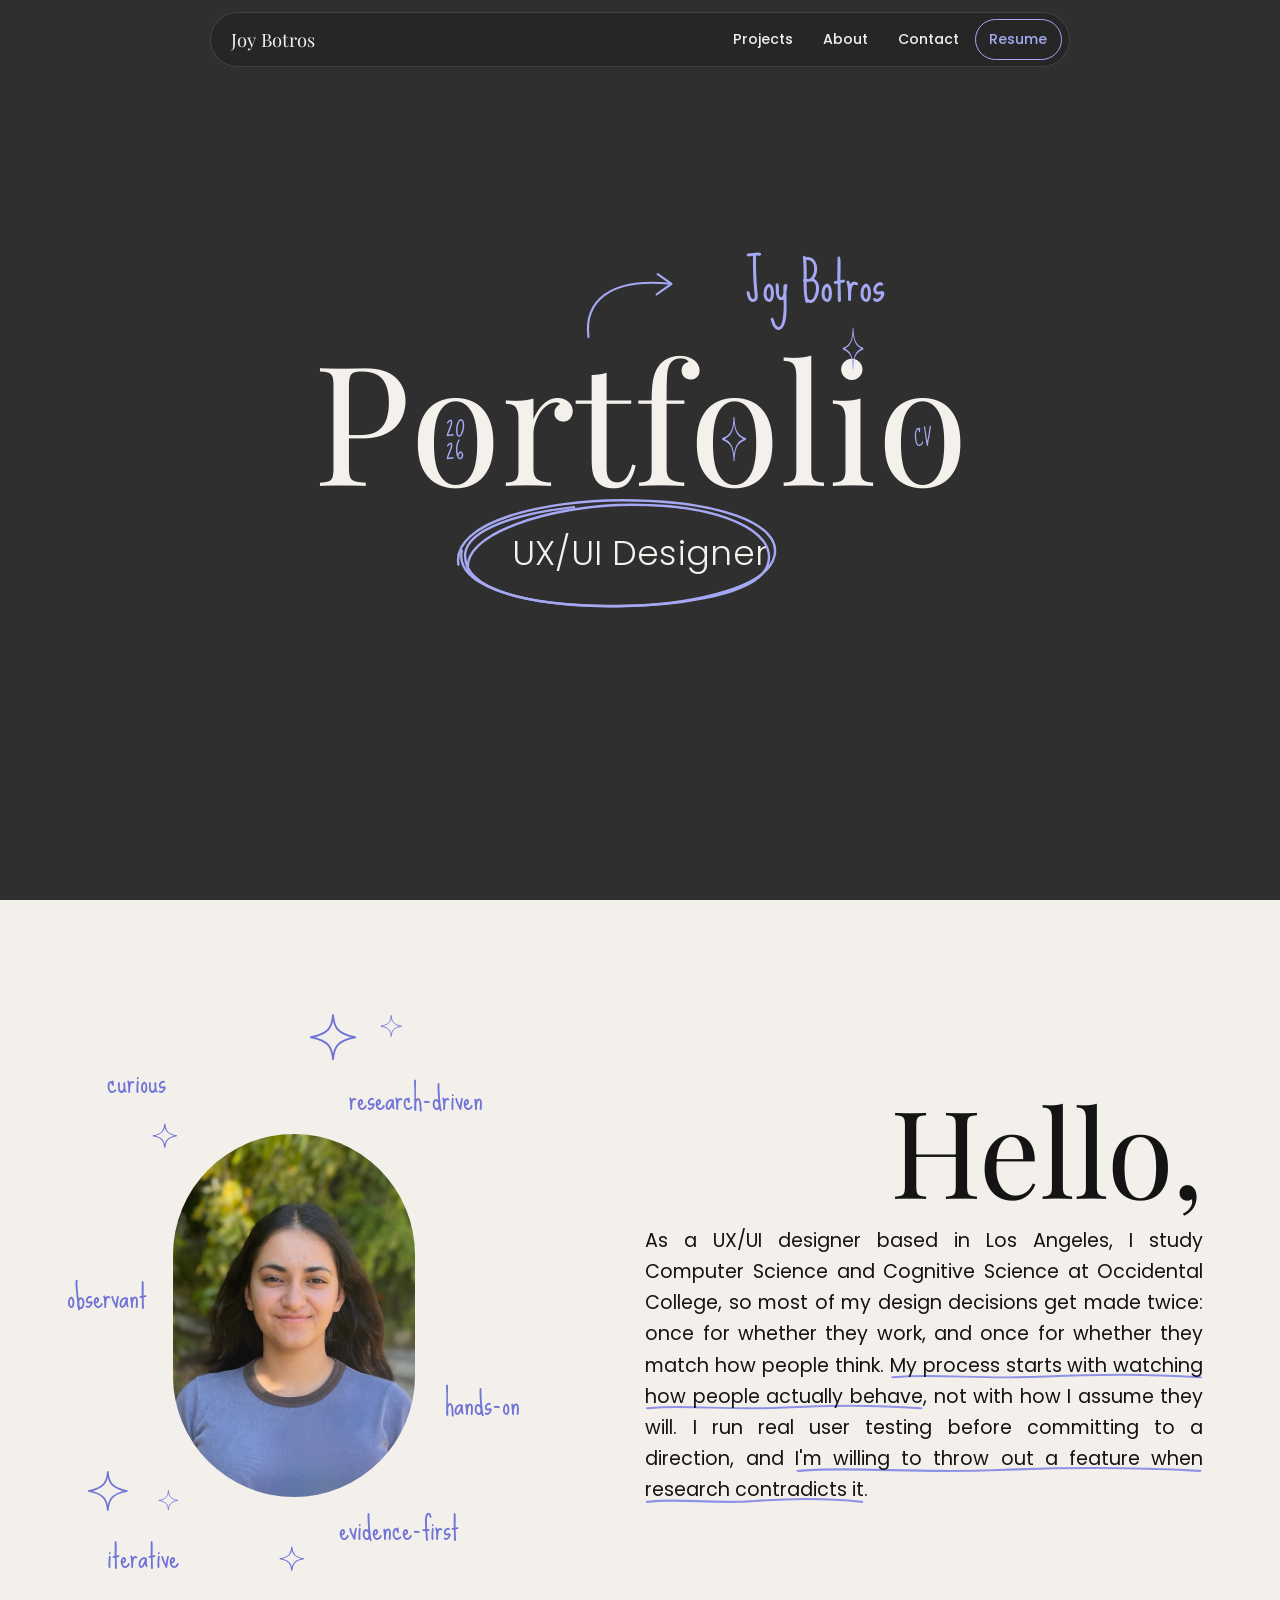
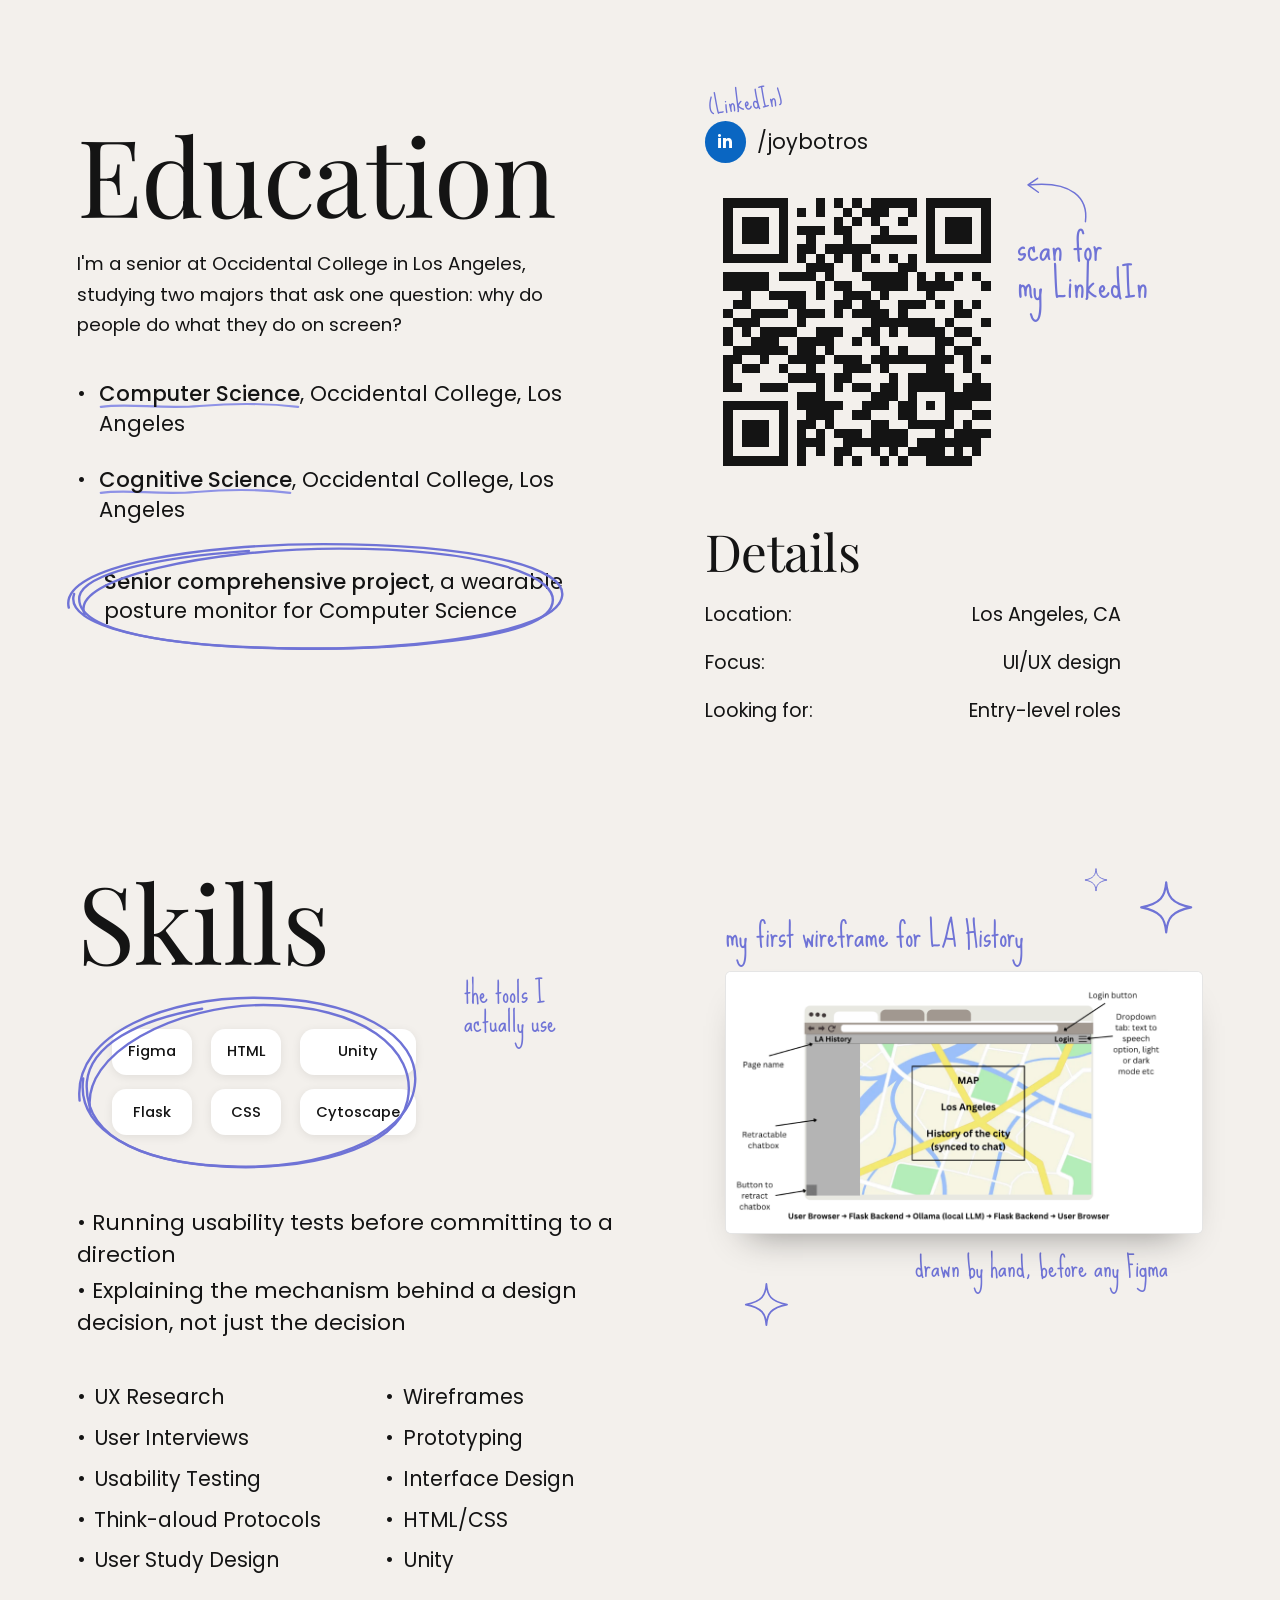
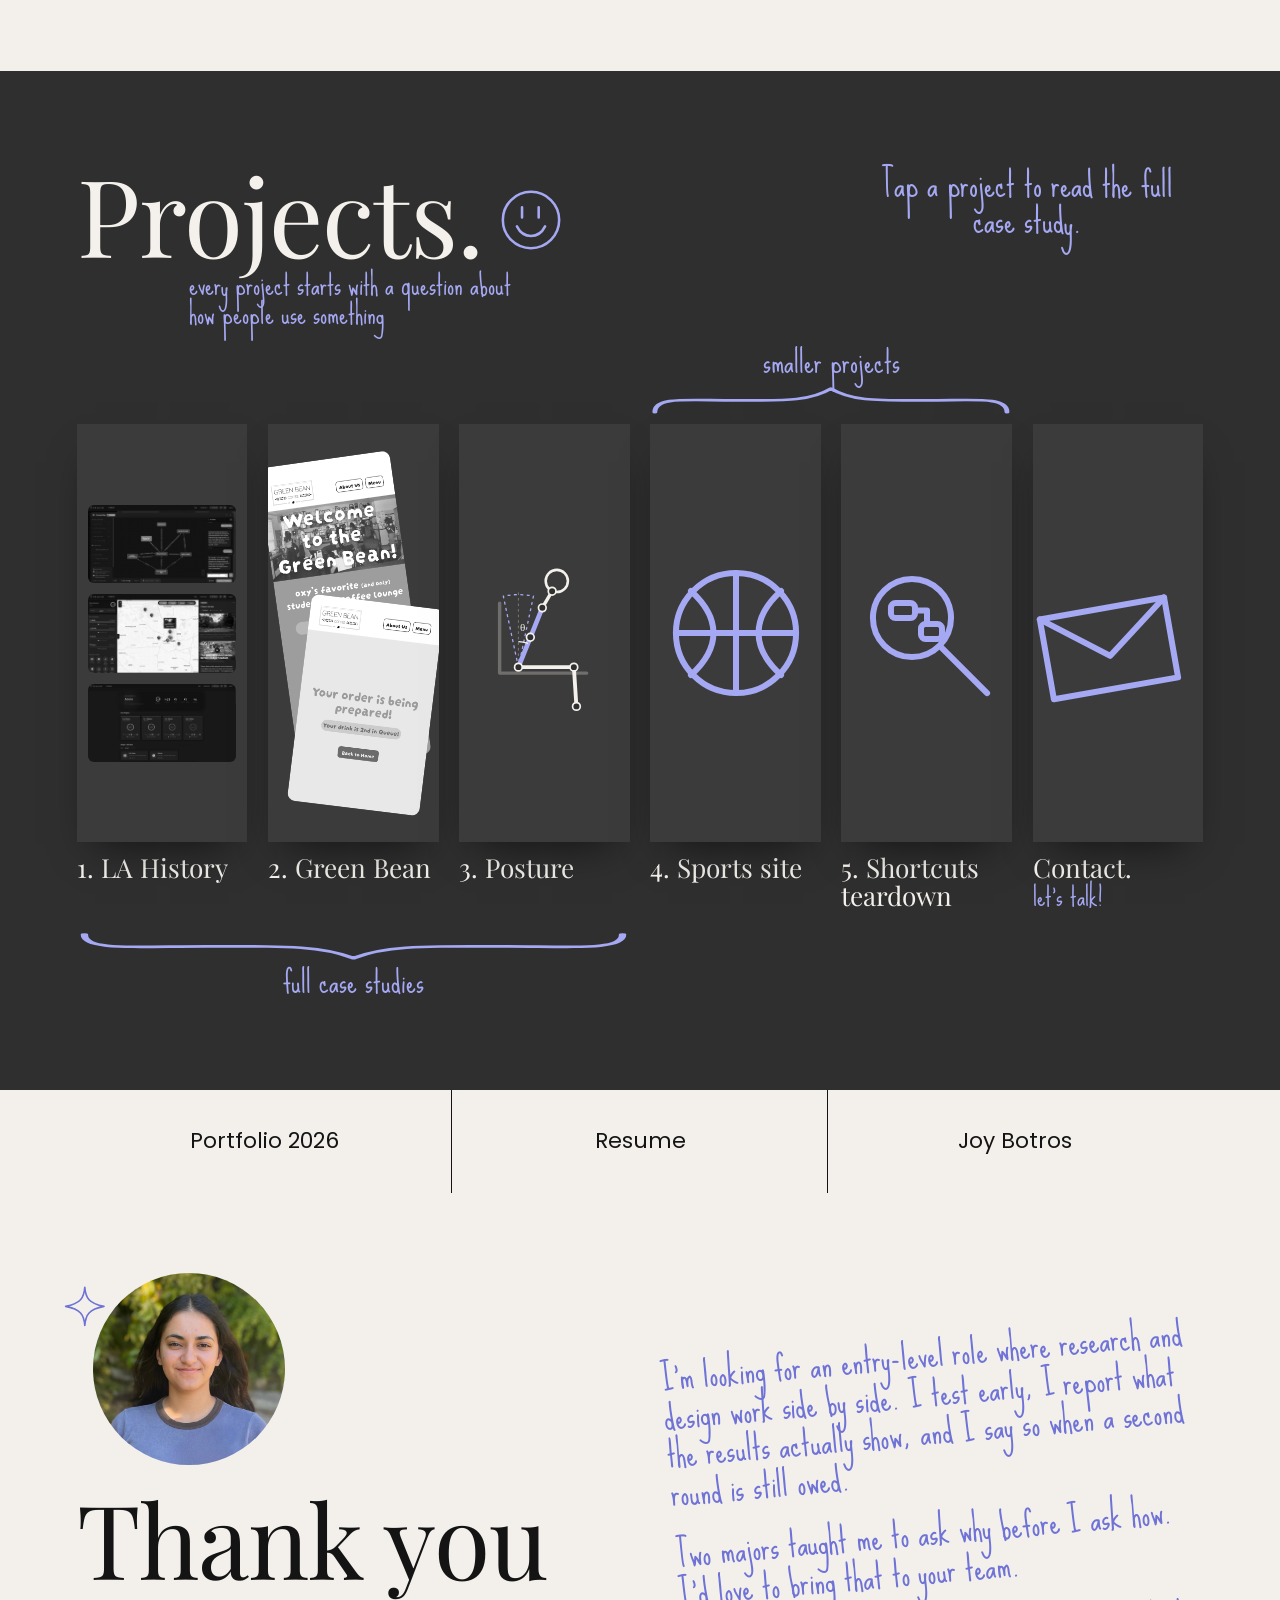
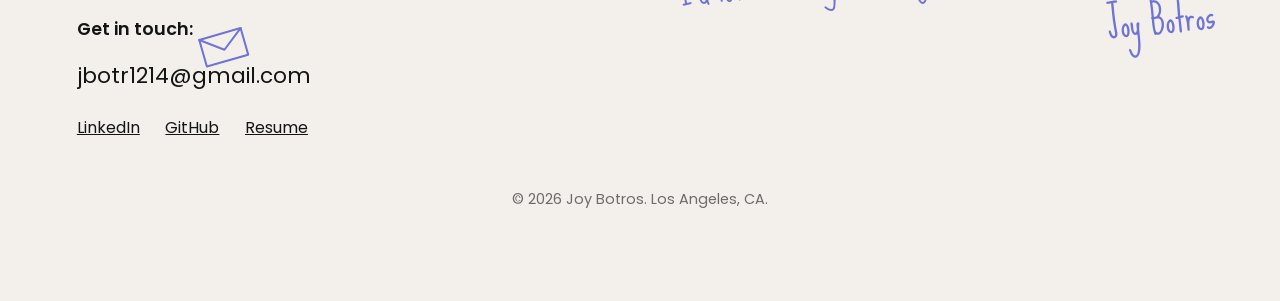
<file: index.html>
<!DOCTYPE html>
<html lang="en">
<head>
<meta charset="utf-8">
<meta name="viewport" content="width=device-width, initial-scale=1">
<title>Joy Botros, UX/UI Design</title>
<meta name="description" content="UX/UI design portfolio of Joy Botros. Case studies in LA History, an educational history app, The Green Bean, a campus cafe ordering app, and a wearable posture monitor.">
<meta name="theme-color" content="#2F2F2F">
<link rel="icon" href="data:image/svg+xml,%3Csvg xmlns='http://www.w3.org/2000/svg' viewBox='0 0 64 64'%3E%3Crect width='64' height='64' rx='14' fill='%232F2F2F'/%3E%3Ctext x='32' y='44' font-family='Georgia,serif' font-size='34' text-anchor='middle' fill='%23A5A8F2'%3EJB%3C/text%3E%3C/svg%3E">
<link rel="preconnect" href="https://fonts.googleapis.com">
<link rel="preconnect" href="https://fonts.gstatic.com" crossorigin>
<link href="https://fonts.googleapis.com/css2?family=Playfair+Display:ital,wght@0,400;1,400&family=Poppins:ital,wght@0,300;0,400;0,500;0,600;1,300;1,400&family=Sue+Ellen+Francisco&display=swap" rel="stylesheet">
<style>
:root{
  --char:#2F2F2F; --char-2:#3B3B3B;
  --paper:#F3F0EC; --paper-2:#E7E2DB;
  --ink:#141414; --cream:#F4F1EC;
  --hand-d:#A5A8F2; --hand-l:#6F73D6;
  --serif:"Playfair Display","Bodoni Moda",Georgia,"Times New Roman",serif;
  --sans:"Poppins","Helvetica Neue",Arial,sans-serif;
  --f-hand:"Sue Ellen Francisco","Caveat","Segoe Print","Comic Sans MS",cursive;
}
*,*::before,*::after{box-sizing:border-box}
html{scroll-behavior:smooth;-webkit-text-size-adjust:100%}
@media (prefers-reduced-motion:reduce){html{scroll-behavior:auto}}
b{font-weight:500}
body{margin:0;background:var(--char);color:var(--ink);font-family:var(--sans);font-size:1.0625rem;line-height:1.6;-webkit-font-smoothing:antialiased}
h1,h2,h3,p,dl,dd,figure,ul{margin:0}
ul{padding:0}
p{text-wrap:pretty}
img,svg{display:block;max-width:100%}
a{color:inherit}
[hidden]{display:none!important}
[id]{scroll-margin-top:70px}
:focus-visible{outline:3px solid var(--focus,#4A4EC4);outline-offset:3px;border-radius:4px}
h1[tabindex="-1"]:focus{outline:none}
.sr{position:absolute;width:1px;height:1px;overflow:hidden;clip:rect(0 0 0 0);white-space:nowrap}
.skip{position:absolute;left:1rem;top:-4rem;z-index:100;background:var(--cream);color:var(--ink);padding:.6rem 1rem;border-radius:8px}
.skip:focus{top:1rem}

/* ---- slides ---- */
.slide{position:relative;overflow:hidden;padding:clamp(5.5rem,9vw,8rem) clamp(1.25rem,6vw,5rem) clamp(3.5rem,7vw,6rem)}
.dark{background:var(--char);color:var(--cream);--hand:var(--hand-d);--focus:#C4C6F8}
.light{background:var(--paper);color:var(--ink);--hand:var(--hand-l);--focus:#4A4EC4}
.in{position:relative;max-width:1240px;margin-inline:auto}
.serif{font-family:var(--serif);font-weight:400;letter-spacing:-.01em;line-height:1}
.hand{font-family:var(--f-hand);color:var(--hand);font-weight:400;line-height:1.05}
.h-big{font-size:clamp(3.6rem,8.4vw,7.5rem);line-height:.98}
.pos{position:absolute}

/* ---- doodles ---- */
.d{fill:none;stroke:var(--hand);stroke-width:4;stroke-linecap:round;stroke-linejoin:round;overflow:visible}
.ring{position:absolute;left:-7.2%;top:-19.1%;width:114.4%;height:138.2%;fill:none;stroke:var(--hand);stroke-width:2.4;stroke-linecap:round;overflow:visible;pointer-events:none}
.circled{position:relative;display:inline-block;padding:.55em 1.25em}
.u{background:url("data:image/svg+xml,%3Csvg xmlns='http://www.w3.org/2000/svg' viewBox='0 0 200 12' preserveAspectRatio='none'%3E%3Cpath d='M2 7C30 2 60 10 100 6S170 3 198 7' fill='none' stroke='%238E92E6' stroke-width='2.6' stroke-linecap='round'/%3E%3C/svg%3E") 0 100%/100% .5em no-repeat;padding-bottom:.14em;-webkit-box-decoration-break:clone;box-decoration-break:clone}

/* ---- nav ---- */
.nav{--focus:#C4C6F8;position:fixed;top:12px;left:50%;transform:translateX(-50%);z-index:60;display:flex;align-items:center;justify-content:space-between;gap:1rem;width:min(860px,calc(100% - 20px));padding:.4rem .45rem .4rem 1.3rem;background:rgba(38,38,38,.92);-webkit-backdrop-filter:blur(10px);backdrop-filter:blur(10px);border:1px solid rgba(255,255,255,.12);border-radius:999px;color:var(--cream);font-size:.88rem;font-weight:500}
.nav a{text-decoration:none}
.brand{white-space:nowrap;font-family:var(--serif);font-size:1.15rem;font-weight:400}
.nav ul{display:flex;gap:.15rem;list-style:none;align-items:center}
.nav li a{display:block;padding:.5rem .85rem;border-radius:999px;transition:color .15s}
.nav li a:hover{color:var(--hand-d)}
.nav li a.r{border:1.5px solid var(--hand-d);color:var(--hand-d)}
.nav li a.r:hover{background:var(--hand-d);color:var(--char)}
@media (max-width:620px){.nav .hs{display:none}.in-o{font-size:.17em}.in-o.cv{font-size:.14em}}

/* ---- title slide ---- */
.s-title{min-height:100svh;display:grid;place-items:center;padding-block:6rem 4rem}
.title-wrap{position:relative;width:fit-content;margin-inline:auto;font-size:clamp(5rem,13vw,12.5rem);text-align:center}
.big{font-family:var(--serif);font-weight:400;font-size:1em;line-height:1;letter-spacing:0;color:var(--cream);margin:0}
.ch{position:relative;display:inline-block;line-height:1}
.in-o{position:absolute;left:50%;top:63%;transform:translate(-50%,-50%);font-family:var(--f-hand);font-style:normal;color:var(--hand);font-size:.15em;line-height:.92;text-align:center;white-space:nowrap}
.in-o.sp{width:.15em;height:.28em;font-size:1em}
.in-o.cv{font-size:.13em}
.ch.i .dot{position:absolute;left:50%;top:-.04em;width:.13em;height:.26em;transform:translateX(-45%)}
.name-note{position:absolute;left:66%;top:-46%;font-family:var(--f-hand);color:var(--hand);font-size:.31em;line-height:1;white-space:nowrap}
.name-arrow{position:absolute;left:41%;top:-.42em;width:.64em;height:.5em}
.role{margin-top:.5rem;font-size:clamp(1.1rem,2.7vw,2.2rem);font-weight:300;text-align:center;letter-spacing:.01em}
.role .circled{padding:.5em 1.4em}

/* ---- hello ---- */
.hello-grid{display:grid;grid-template-columns:minmax(0,.95fr) minmax(0,1.05fr);gap:clamp(2rem,5vw,5rem);align-items:center}
.who{position:relative;aspect-ratio:1/1.12;width:100%;max-width:36rem}
.arch{position:absolute;left:19%;top:21%;width:48%;aspect-ratio:1/1.5;border-radius:999px;overflow:hidden;background:#cfcbc5}
.arch img{width:100%;height:100%;object-fit:cover}
.arch.nophoto{display:grid;place-items:center;background:#dad5ce}
.arch.nophoto::after{content:"JB";font-family:var(--serif);font-size:clamp(2.6rem,6vw,4.6rem);color:var(--hand)}
.orbit{stroke-width:3}
.tr{position:absolute;font-family:var(--f-hand);color:var(--hand);font-size:clamp(1.25rem,2.5vw,2.2rem);line-height:1;white-space:nowrap}
.hello-r{text-align:right}
.hello{font-size:clamp(4rem,9.5vw,8.5rem);line-height:.95}
.hello-r p{margin:1.2rem 0 0 auto;max-width:36rem;text-align:justify;hyphens:auto;font-size:clamp(1.02rem,1.5vw,1.35rem);line-height:1.62}

/* ---- education ---- */
.edu-grid{display:grid;grid-template-columns:minmax(0,1.05fr) minmax(0,.95fr);gap:clamp(2rem,6vw,6rem)}
.edu-l p{margin-top:1.4rem;max-width:32rem;font-size:clamp(1rem,1.45vw,1.2rem);line-height:1.65}
.bul{list-style:none;margin-top:2.4rem;display:grid;gap:1.7rem;font-size:clamp(1.05rem,1.65vw,1.45rem);line-height:1.4}
.bul li{position:relative;padding-left:1.4rem}
.bul li::before{content:"•";position:absolute;left:0}
.bul .circled{padding:.7em 1.3em;margin-left:-1.4rem}
.bul li:has(.circled)::before{display:none}
.qr-block{position:relative;width:min(100%,19rem)}
.li-note{position:absolute;left:.2rem;top:-2.4rem;transform:rotate(-8deg);font-family:var(--f-hand);color:var(--hand);font-size:1.5rem}
.handle{display:flex;align-items:center;gap:.65rem;font-size:1.3rem}
.badge{display:grid;place-items:center;width:2.6rem;height:2.6rem;border-radius:50%;background:#0A66C2;color:#fff;font-weight:700;font-size:1.05rem}
.qr{width:100%;margin-top:1.1rem}
.qr svg{width:100%;height:auto;fill:var(--ink);shape-rendering:crispEdges}
.qr-hand{position:absolute;left:calc(100% + .5rem);top:15%;width:11rem;font-family:var(--f-hand);color:var(--hand);font-size:clamp(1.7rem,3vw,2.6rem);line-height:.95}
.qr-hand svg{width:4.6rem;height:3rem;margin-bottom:.4rem;transform:scaleX(-1)}
.det-h{margin-top:2.6rem;font-size:clamp(2.2rem,4vw,3.4rem)}
.det{display:grid;grid-template-columns:auto 1fr;gap:1.1rem 2.5rem;margin-top:1.4rem;max-width:26rem;font-size:1.2rem}
.det dt{font-weight:400}
.det dd{text-align:right}

/* ---- skills ---- */
.skills-grid{display:grid;grid-template-columns:minmax(0,1.1fr) minmax(0,.9fr);gap:clamp(2rem,5vw,5rem)}
.tools{position:relative;display:inline-grid;grid-template-columns:repeat(3,auto);gap:.9rem 1.2rem;padding:1.9rem 2.2rem;margin:1.6rem 0 2.6rem}
.tools .ring{left:-5.1%;top:-9.4%;width:110.2%;height:118.8%}
.tool{background:#fff;border-radius:.9rem;padding:.7rem 1rem;font-weight:500;font-size:.92rem;text-align:center;box-shadow:0 2px 10px rgba(0,0,0,.08)}
.tools-note{position:absolute;left:calc(100% + .8rem);top:-1.2rem;width:9rem;font-family:var(--f-hand);color:var(--hand);font-size:clamp(1.3rem,2.2vw,1.9rem);line-height:1}
.principles{list-style:none;display:grid;gap:.3rem;font-size:clamp(1.05rem,1.7vw,1.45rem);line-height:1.45;max-width:36rem}
.skill-cols{display:grid;grid-template-columns:1fr 1fr;gap:0 2rem;margin-top:2.4rem;font-size:clamp(1rem,1.6vw,1.4rem);line-height:2}
.skill-cols li{list-style:none;position:relative;padding-left:1.1rem}
.skill-cols li::before{content:"•";position:absolute;left:0}
.sk-r{position:relative;align-self:start;padding:3.2rem 0 3rem}
.sk-r .cap-t{position:static;display:block;max-width:20rem;margin-bottom:1.1rem;font-size:clamp(1.5rem,2.6vw,2.3rem)}
.sk-arch{position:relative;width:100%;border-radius:6px;overflow:hidden;background:#fff;border:1px solid rgba(0,0,0,.1);box-shadow:0 20px 36px -22px rgba(0,0,0,.45)}
.sk-arch img{width:100%;height:auto}
.sk-r .cap-b{position:static;display:block;margin:1.2rem 0 0 auto;max-width:18rem;font-size:clamp(1.3rem,2.2vw,1.9rem);text-align:left}

/* ---- projects ---- */
.p-head{display:flex;justify-content:space-between;align-items:flex-start;gap:2rem}
.p-head>div{flex:0 1 32rem}
.p-title{display:flex;align-items:center;gap:1rem}
.p-title .smile{width:clamp(2.8rem,5vw,4.4rem);height:clamp(2.8rem,5vw,4.4rem);margin-top:.8rem}
.p-note-r{max-width:22rem;text-align:center;font-size:clamp(1.5rem,2.7vw,2.3rem);margin-top:.4rem}
.p-note-l{margin:.3rem 0 0 clamp(2rem,10vw,7rem);max-width:22rem;font-size:clamp(1.3rem,2.2vw,1.9rem)}
.brace-row,.tiles{display:grid;grid-template-columns:repeat(6,minmax(0,1fr));gap:clamp(.6rem,1.6vw,1.6rem)}
.brace-row{align-items:end;margin-top:1rem}
.brace-row .b{grid-column:4/span 2;text-align:center}
.brace-row .b .hand{font-size:clamp(1.4rem,2.4vw,2.1rem)}
.brace-row .b svg{width:100%;height:1.8rem;margin-top:.3rem}
.tiles{margin-top:.6rem}
.tile{display:block;text-decoration:none;color:inherit}
.box{position:relative;aspect-ratio:1/2.45;background:var(--char-2);overflow:hidden;box-shadow:0 20px 40px -18px rgba(0,0,0,.6)}
.box .stk{position:absolute;inset:0;display:flex;flex-direction:column;justify-content:center;gap:.7rem;padding:.7rem}
.box img{width:100%;height:auto;border-radius:6px;filter:grayscale(1);transition:filter .3s}
.tile:hover img,.tile:focus-visible img{filter:none}
.box .cen{position:absolute;left:50%;top:50%;width:88%;transform:translate(-50%,-50%)}
.box .ph{position:absolute;width:78%;border-radius:8px}
.tile h3{margin-top:.75rem;font-family:var(--serif);font-weight:400;font-size:clamp(1rem,2.05vw,1.85rem);line-height:1.05}
.tile .hand{font-size:clamp(1.2rem,2vw,1.7rem);margin-top:.15rem}
.brace-b{margin-top:1rem}
.brace-b .b{grid-column:1/span 3;text-align:center}
.brace-b svg{width:100%;height:1.8rem;transform:scaleY(-1);margin-bottom:.3rem}
.brace-b .hand{font-size:clamp(1.4rem,2.4vw,2.1rem)}
@media (max-width:900px){
  .tiles{grid-template-columns:repeat(3,minmax(0,1fr));gap:1.2rem}
  .brace-row{display:none}
  .box{aspect-ratio:1/1.6}
}
@media (max-width:520px){.tiles{grid-template-columns:repeat(2,minmax(0,1fr))}}

/* ---- thank you ---- */
.s-thanks{padding-top:0}
.top-row{display:grid;grid-template-columns:repeat(3,1fr);text-align:center;font-size:clamp(.95rem,1.7vw,1.5rem);font-weight:400;border-bottom:0;height:clamp(3.4rem,8vw,7rem);align-items:center;margin-bottom:clamp(2rem,5vw,4rem)}
.top-row>*{position:relative;height:100%;display:grid;place-items:center;text-decoration:none}
.top-row>*:not(:last-child)::after{content:"";position:absolute;right:0;top:0;height:100%;width:1px;background:var(--ink)}
.thanks-grid{display:grid;grid-template-columns:minmax(0,1fr) minmax(0,1fr);gap:clamp(2rem,5vw,5rem);align-items:center}
.me{position:relative;width:clamp(8rem,17vw,12rem);aspect-ratio:1;border-radius:50%;overflow:hidden;background:#cfcbc5;margin:1rem 0 1.4rem 1rem}
.me img{width:100%;height:100%;object-fit:cover}
.me.nophoto{display:grid;place-items:center;background:#dad5ce}
.me.nophoto::after{content:"JB";font-family:var(--serif);font-size:clamp(2rem,4vw,3rem);color:var(--hand)}
.me-wrap{position:relative;width:fit-content}
.thanks{font-size:clamp(3.4rem,8vw,7.2rem);line-height:1}
.git{margin-top:1.6rem;font-weight:600;font-size:1.1rem}
.mail{position:relative;display:inline-block;margin-top:1rem;font-size:clamp(1rem,1.7vw,1.35rem);text-decoration:none}
.mail:hover{text-decoration:underline}
.mail .env{position:absolute;left:52%;top:-2.1rem;width:3.2rem;height:2.6rem;transform:rotate(-16deg)}
.other{display:flex;flex-wrap:wrap;gap:.4rem 1.6rem;margin-top:1.3rem;font-size:1rem}
.letter{font-family:var(--f-hand);color:var(--hand);font-size:clamp(1.5rem,2.7vw,2.4rem);line-height:1.12;transform:rotate(-5deg);max-width:34rem;margin-inline:auto}
.letter p+p{margin-top:1.4rem}
.letter .sig{text-align:right;margin-top:1.6rem;font-size:1.15em}
.foot{margin-top:3rem;font-size:.9rem;opacity:.6;text-align:center}

/* ---- case studies ---- */
.back{display:inline-flex;align-items:center;gap:.5rem;text-decoration:none;font-family:var(--f-hand);color:var(--hand);font-size:1.7rem;margin-bottom:1.6rem}
.back svg{width:3rem;height:1.6rem}
.back:hover{text-decoration:underline}
.c-intro-grid{display:grid;grid-template-columns:minmax(0,.95fr) minmax(0,1.05fr);gap:clamp(2rem,5vw,5rem);align-items:center}
.c-title{font-size:clamp(3.4rem,7.6vw,6.8rem);line-height:.98}
.c-intro-grid p.lead{margin-top:1.4rem;max-width:34rem;font-size:clamp(1.02rem,1.5vw,1.3rem);line-height:1.6}
.c-list{margin:1.1rem 0 0;padding-left:1.2rem;max-width:34rem;line-height:1.55}
.c-list li{margin-bottom:.4rem}
.c-meta{display:grid;grid-template-columns:1fr 1fr;gap:1.1rem 2rem;margin-top:2rem;max-width:36rem}
.c-meta dt{font-family:var(--f-hand);color:var(--hand);font-size:1.5rem;line-height:1}
.c-meta dd{font-size:.95rem;line-height:1.45;margin-top:.15rem}
.challenge{position:relative;margin-top:3rem}
.challenge .hand{display:inline-flex;align-items:flex-start;gap:.4rem;font-size:clamp(1.7rem,3vw,2.5rem)}
.challenge .hand svg{width:3.4rem;height:2.4rem;margin-top:-.4rem}
.challenge .circled{display:block;width:fit-content;max-width:30rem;margin:.9rem 0 0 .5rem;font-size:clamp(1.05rem,1.6vw,1.3rem);line-height:1.45}
.frames{position:relative;width:100%;aspect-ratio:1/1.02}
.fr{position:absolute;margin:0;border-radius:14px;overflow:hidden;background:#1d1d1d;box-shadow:0 30px 50px -22px rgba(0,0,0,.75);border:1px solid rgba(255,255,255,.08)}
.fr img{width:100%;height:auto}
.lbl{position:absolute;font-family:var(--f-hand);color:var(--hand);font-size:clamp(1.3rem,2.2vw,1.9rem);line-height:1}
.lbl.v{writing-mode:vertical-rl;transform:rotate(180deg)}
.la-a{left:0;top:5%;width:82%;rotate:-6deg}
.la-b{right:0;bottom:5%;width:62%;rotate:5deg}
.gb-a{left:6%;top:4%;width:40%;rotate:-9deg}
.gb-b{right:8%;bottom:2%;width:42%;rotate:7deg}
.po-fig{position:absolute;inset:4% 10% 4% 0;width:90%;height:92%;overflow:visible}
.po-fig .fig{width:100%;height:100%;--cream:#F4F1EC}
.stat-zone{position:relative;aspect-ratio:1/1.05;width:100%;max-width:36rem}
.dev{position:absolute;left:26%;top:12%;width:46%;margin:0;border-radius:18px;overflow:hidden;background:#fff;box-shadow:0 26px 44px -20px rgba(0,0,0,.45);border:1px solid rgba(0,0,0,.08)}
.dev img,.dev svg{width:100%;height:auto}
.dev.tall{left:34%;width:32%}
.dev.wide{left:14%;top:22%;width:72%}
.stat{position:absolute;text-align:center;font-family:var(--f-hand);color:var(--hand);line-height:.95;padding:1.2rem 1.6rem}
.stat b{display:block;font-weight:400;font-size:clamp(2.6rem,5.2vw,4.4rem)}
.stat span{display:block;font-size:clamp(1.15rem,2.1vw,1.75rem);max-width:9rem;margin-inline:auto}
.stat .ring{left:-8.2%;top:-12.6%;width:116.5%;height:125.3%}
.stat-zone .orbit{left:-6%;top:40%;width:112%;height:36%}
.c-two{display:grid;grid-template-columns:minmax(0,1fr) minmax(0,1fr);gap:clamp(2rem,5vw,5rem);align-items:center}
.c-r{text-align:right}
.c-h{font-size:clamp(3.2rem,6.4vw,5.6rem);line-height:.98}
.c-r .txt{margin:1.3rem 0 0 auto;max-width:36rem;text-align:justify;hyphens:auto;font-size:clamp(1.02rem,1.45vw,1.25rem);line-height:1.62}
.c-r .txt+.txt{margin-top:1rem}
.hh{font-family:var(--f-hand);color:var(--hand);font-size:1.35em;line-height:1;margin-right:.25em}
.quote{position:relative;margin:2.4rem 0 0 auto;max-width:34rem;font-style:italic;font-weight:300;font-size:clamp(1.05rem,1.5vw,1.3rem);line-height:1.6;text-align:right}
.quote .att{display:block;margin-top:.7rem;font-style:normal;font-family:var(--f-hand);color:var(--hand);font-size:1.7rem}
.qm{font-family:var(--f-hand);color:var(--hand);font-style:normal;font-size:2.6rem;line-height:0;vertical-align:-.35em;margin-inline:.1em}
.cap{font-family:var(--f-hand);color:var(--hand);font-size:clamp(1.2rem,2vw,1.6rem);line-height:1.05;margin-top:.5rem}
.figs{display:grid;grid-template-columns:repeat(auto-fit,minmax(min(100%,17rem),1fr));gap:2rem;margin-top:3.5rem;align-items:start}
.figs img{width:100%;height:auto;border-radius:12px;box-shadow:0 20px 36px -20px rgba(0,0,0,.55);border:1px solid rgba(128,128,128,.25);background:#fff}
.figs.phones{grid-template-columns:repeat(auto-fit,minmax(min(100%,13rem),1fr));max-width:56rem}
.figs.phones img{max-width:19rem}
.c-design .c-h{max-width:40rem}
.ba-list{display:grid;gap:2.6rem;margin-top:2.6rem}
.ba-t{font-family:var(--f-hand);color:var(--hand);font-size:clamp(1.8rem,3vw,2.6rem);line-height:1}
.ba{display:grid;grid-template-columns:1fr 1fr;gap:clamp(1.5rem,4vw,4rem);margin-top:.9rem}
.ba>div{display:grid;grid-template-columns:2.8rem 1fr;gap:1rem;align-items:start}
.ba svg{width:2.8rem;height:2.8rem}
.ba .l{font-family:var(--f-hand);color:var(--hand);font-size:1.6rem;line-height:1}
.ba p{margin-top:.25rem;font-size:clamp(1.02rem,1.45vw,1.25rem);line-height:1.55}
.ba .before p{opacity:.7}
.btn{display:inline-block;margin-top:1.8rem;padding:.8rem 1.6rem;border:1.5px solid var(--hand);border-radius:999px;text-decoration:none;font-weight:500;color:inherit;transition:background .2s,color .2s}
.btn:hover{background:var(--hand);color:var(--char)}
.steps{display:grid;grid-template-columns:repeat(auto-fit,minmax(min(100%,14rem),1fr));gap:2.4rem;margin-top:3rem;list-style:none}
.steps li{position:relative}
.steps .n{position:relative;display:inline-block;font-family:var(--f-hand);color:var(--hand);font-size:3rem;line-height:1;padding:.3em .6em}
.steps .n .ring{left:-2%;top:-4%;width:104%;height:108%}
.steps h3{font-family:var(--serif);font-weight:400;font-size:clamp(1.4rem,2vw,1.8rem);line-height:1.1;margin-top:.8rem}
.steps p{margin-top:.6rem;font-size:1.02rem;line-height:1.55}
.next-c{display:block;margin-top:4rem;text-decoration:none}
.next-c .hand{font-size:clamp(1.6rem,2.6vw,2.2rem)}
.next-c .serif{display:block;font-size:clamp(2.8rem,7vw,6rem);line-height:.98;margin-top:.4rem;text-decoration:underline;text-decoration-color:transparent;text-decoration-thickness:2px;text-underline-offset:.1em;transition:text-decoration-color .2s}
.next-c:hover .serif{text-decoration-color:var(--hand)}
.txt-l{max-width:38rem;font-size:clamp(1.05rem,1.55vw,1.3rem);line-height:1.65;margin-top:1.4rem}

@media (max-width:900px){
  .p-head{flex-direction:column}
  .hello-grid,.edu-grid,.skills-grid,.c-intro-grid,.c-two,.thanks-grid{grid-template-columns:1fr}
  .hello-r{order:-1}
  .who{margin-inline:auto}
  .qr-hand{position:static;width:auto;margin-top:.8rem;display:flex;align-items:center;gap:.6rem}
  .qr-hand svg{margin:0}
  .tools-note{position:static;width:auto;margin-top:.6rem}
  .sk-r{min-height:30rem}
  .c-r{text-align:left}
  .c-r .txt,.quote{margin-left:0;text-align:left}
  .ba{grid-template-columns:1fr}
  .frames{max-width:34rem;margin-inline:auto}
  .stat-zone{margin-inline:auto}
  .top-row{font-size:.85rem}
}

/* ---- draw-on animation for circles and underlines ---- */
@property --p{syntax:'<percentage>';inherits:false;initial-value:100%}
html.anim .ring{-webkit-mask-image:conic-gradient(from 270deg at 50% 50%,#000 0,#000 var(--p),transparent var(--p),transparent 100%);mask-image:conic-gradient(from 270deg at 50% 50%,#000 0,#000 var(--p),transparent var(--p),transparent 100%);transition:--p 1.3s cubic-bezier(.45,.05,.25,1)}
html.anim .ring:not(.is-drawn){--p:0%}
html.anim .u{transition:background-size .9s cubic-bezier(.45,.05,.25,1)}
html.anim .u:not(.is-drawn){background-size:0% .5em}
</style>
<script>
(function(){
  var ok=!!(window.CSS&&CSS.registerProperty&&CSS.supports&&(CSS.supports('mask-image','conic-gradient(#000,#000)')||CSS.supports('-webkit-mask-image','conic-gradient(#000,#000)')));
  var reduce=window.matchMedia&&matchMedia('(prefers-reduced-motion: reduce)').matches;
  if(ok&&!reduce)document.documentElement.classList.add('anim');
})();
</script>
<noscript><style>[hidden]{display:block!important}</style></noscript>
</head>
<body>

<svg width="0" height="0" style="position:absolute" aria-hidden="true" focusable="false">
  <defs>
    <symbol id="d-sparkle" viewBox="0 0 100 100"><path d="M50 4C52 30 60 43 96 50C60 57 52 70 50 96C48 70 40 57 4 50C40 43 48 30 50 4Z"/></symbol>
    <symbol id="d-arrow" viewBox="0 0 200 130"><path d="M14 124C6 60 50 12 168 24"/><path d="M144 6L170 24L142 44"/></symbol>
    <symbol id="d-arrow-l" viewBox="0 0 120 60"><path d="M112 34C80 46 44 44 12 28"/><path d="M32 8L10 28L36 48"/></symbol>
    <symbol id="d-smile" viewBox="0 0 100 100"><circle cx="50" cy="50" r="44"/><path d="M36 30V46M62 30V46"/><path d="M28 60C38 80 62 80 72 60"/></symbol>
    <symbol id="d-sad" viewBox="0 0 100 100"><circle cx="50" cy="50" r="44"/><path d="M36 30V46M62 30V46"/><path d="M30 76C40 58 60 58 70 76"/></symbol>
    <symbol id="d-envelope" viewBox="0 0 100 80"><path d="M8 14H92V68H8Z"/><path d="M8 14L50 46L92 14"/></symbol>
    <symbol id="d-orbit" viewBox="0 0 400 240">
      <ellipse cx="200" cy="120" rx="188" ry="58" transform="rotate(-16 200 120)"/>
      <ellipse cx="204" cy="124" rx="176" ry="46" transform="rotate(-11 204 124)"/>
      <ellipse cx="196" cy="118" rx="192" ry="66" transform="rotate(-21 196 118)"/>
    </symbol>
    <symbol id="d-brace" viewBox="0 0 300 44"><path d="M4 40C4 16 30 22 70 22C110 22 132 24 150 4C168 24 190 22 230 22C270 22 296 16 296 40"/></symbol>
    <symbol id="d-smile-big" viewBox="0 0 100 100"><circle cx="50" cy="50" r="44"/><path d="M36 30V46M62 30V46"/><path d="M28 60C38 80 62 80 72 60"/></symbol>
    <symbol id="d-ball" viewBox="0 0 100 100"><circle cx="50" cy="50" r="40"/><path d="M50 10V90M10 50H90M20 22C40 40 40 60 20 78M80 22C60 40 60 60 80 78"/></symbol>
    <symbol id="d-tear" viewBox="0 0 100 100"><circle cx="40" cy="40" r="26"/><path d="M60 60L90 90"/><rect x="26" y="30" width="16" height="10" rx="3"/><rect x="46" y="44" width="14" height="10" rx="3"/><path d="M42 35H50V44"/></symbol>

    <path id="ring-a" vector-effect="non-scaling-stroke" d="M8 60C4 22 60 4 104 4C160 4 198 24 194 52C190 82 140 97 96 96C48 95 10 82 12 50C14 30 40 16 76 10"/>
    <path id="ring-b" vector-effect="non-scaling-stroke" d="M14 66C8 34 62 8 110 8C164 8 196 32 190 60C184 88 130 98 90 96C40 94 6 76 10 48"/>

    <symbol id="posture-art" viewBox="0 0 400 440">
      <rect width="400" height="440" fill="#ECE8E1"/>
      <path d="M140 300L104.7 133.7A170 170 0 0 1 175.3 133.7Z" fill="var(--hand)" opacity=".25"/>
      <path d="M140 300V118" stroke="var(--ink)" stroke-opacity=".4" stroke-width="2" stroke-dasharray="6 7" fill="none"/>
      <path d="M96 150V314H300" fill="none" stroke="var(--ink)" stroke-opacity=".2" stroke-width="10" stroke-linecap="round" stroke-linejoin="round"/>
      <path d="M140 300H270L276 392" fill="none" stroke="var(--ink)" stroke-width="12" stroke-linecap="round" stroke-linejoin="round"/>
      <path d="M140 300L196 161" stroke="var(--hand)" stroke-width="14" stroke-linecap="round" fill="none"/>
      <path d="M196 161L219 122" stroke="var(--ink)" stroke-width="10" stroke-linecap="round" fill="none"/>
      <circle cx="230" cy="98" r="26" fill="var(--ink)"/>
      <path d="M140 240A60 60 0 0 1 162.5 244.4" fill="none" stroke="var(--ink)" stroke-width="3"/>
      <text x="144" y="216" font-family="Sue Ellen Francisco, Georgia, serif" font-size="26" fill="var(--ink)">θ</text>
      <g fill="#ECE8E1" stroke="var(--ink)" stroke-width="4"><circle cx="140" cy="300" r="9"/><circle cx="168" cy="230" r="9"/><circle cx="196" cy="161" r="9"/><circle cx="219" cy="122" r="9"/><circle cx="270" cy="300" r="9"/><circle cx="276" cy="392" r="9"/></g>
    </symbol>

    <symbol id="posture-line" viewBox="0 0 400 440">
      <path d="M140 300L104.7 133.7A170 170 0 0 1 175.3 133.7Z" fill="none" stroke="var(--hand)" stroke-width="3" stroke-dasharray="7 8"/>
      <path d="M140 300V118" stroke="var(--cream)" stroke-opacity=".4" stroke-width="2" stroke-dasharray="6 7" fill="none"/>
      <path d="M96 150V314H300" fill="none" stroke="var(--cream)" stroke-opacity=".28" stroke-width="8" stroke-linecap="round" stroke-linejoin="round"/>
      <path d="M140 300H270L276 392" fill="none" stroke="var(--cream)" stroke-width="9" stroke-linecap="round" stroke-linejoin="round"/>
      <path d="M140 300L196 161" stroke="var(--hand)" stroke-width="11" stroke-linecap="round" fill="none"/>
      <path d="M196 161L219 122" stroke="var(--cream)" stroke-width="8" stroke-linecap="round" fill="none"/>
      <circle cx="230" cy="98" r="26" fill="none" stroke="var(--cream)" stroke-width="6"/>
      <path d="M140 240A60 60 0 0 1 162.5 244.4" fill="none" stroke="var(--cream)" stroke-width="3"/>
      <text x="144" y="216" font-family="Sue Ellen Francisco, Georgia, serif" font-size="26" fill="var(--cream)">θ</text>
      <g fill="#2F2F2F" stroke="var(--cream)" stroke-width="4"><circle cx="140" cy="300" r="9"/><circle cx="168" cy="230" r="9"/><circle cx="196" cy="161" r="9"/><circle cx="219" cy="122" r="9"/><circle cx="270" cy="300" r="9"/><circle cx="276" cy="392" r="9"/></g>
    </symbol>
  </defs>
</svg>

<a class="skip" href="#main">Skip to content</a>

<header class="nav">
  <a class="brand" href="#top">Joy Botros</a>
  <nav aria-label="Primary">
    <ul>
      <li><a href="#projects">Projects</a></li>
      <li class="hs"><a href="#about">About</a></li>
      <li><a href="#contact">Contact</a></li>
      <li><a class="r" href="resume.pdf" target="_blank" rel="noopener">Resume</a></li>
    </ul>
  </nav>
</header>

<main id="main">

<!-- =====================  HOME  ===================== -->
<div id="view-home">

  <!-- Title -->
  <section class="slide dark s-title" id="top">
    <div class="in" style="text-align:center">
      <div class="title-wrap">
        <span class="name-note" aria-hidden="true">Joy Botros</span>
        <svg class="d name-arrow" viewBox="0 0 200 130" aria-hidden="true"><use href="#d-arrow"/></svg>
        <h1 class="big" aria-label="Portfolio 2026. Joy Botros, UX/UI Designer."><span aria-hidden="true">P<span class="ch">o<em class="in-o">20<br>26</em></span>rtf<span class="ch">o<svg class="d in-o sp" viewBox="0 0 100 100" preserveAspectRatio="none"><use href="#d-sparkle"/></svg></span>l<span class="ch i">i<svg class="d dot" viewBox="0 0 100 100" preserveAspectRatio="none"><use href="#d-sparkle"/></svg></span><span class="ch">o<em class="in-o cv">CV</em></span></span></h1>
      </div>
      <p class="role"><span class="circled">UX/UI Designer<svg class="ring" style="transition-delay:.6s" viewBox="-4 -4 208 108" preserveAspectRatio="none" aria-hidden="true"><use href="#ring-a"/><use href="#ring-b"/></svg></span></p>
    </div>
  </section>

  <!-- Hello -->
  <section class="slide light s-hello" id="about">
    <div class="in hello-grid">
      <div class="who">
        <div class="arch"><img src="images/joy.jpg" alt="Portrait of Joy Botros" onerror="this.parentNode.classList.add('nophoto');this.remove()"></div>
        <span class="tr" style="left:6%;top:9%">curious</span>
        <svg class="d pos" style="left:15%;top:19%;width:1.6rem;height:1.6rem" viewBox="0 0 100 100" aria-hidden="true"><use href="#d-sparkle"/></svg>
        <svg class="d pos" style="left:46%;top:-1%;width:3rem;height:3.4rem" viewBox="0 0 100 100" aria-hidden="true"><use href="#d-sparkle"/></svg>
        <svg class="d pos" style="left:60%;top:0;width:1.4rem;height:1.4rem" viewBox="0 0 100 100" aria-hidden="true"><use href="#d-sparkle"/></svg>
        <span class="tr" style="left:54%;top:12%">research-driven</span>
        <span class="tr" style="left:-2%;top:47%">observant</span>
        <span class="tr" style="left:73%;top:66%">hands-on</span>
        <span class="tr" style="left:52%;top:88%">evidence-first</span>
        <span class="tr" style="left:6%;top:93%">iterative</span>
        <svg class="d pos" style="left:2%;top:80%;width:2.6rem;height:3rem" viewBox="0 0 100 100" aria-hidden="true"><use href="#d-sparkle"/></svg>
        <svg class="d pos" style="left:16%;top:84%;width:1.3rem;height:1.3rem" viewBox="0 0 100 100" aria-hidden="true"><use href="#d-sparkle"/></svg>
        <svg class="d pos" style="left:40%;top:94%;width:1.6rem;height:1.6rem" viewBox="0 0 100 100" aria-hidden="true"><use href="#d-sparkle"/></svg>
      </div>
      <div class="hello-r">
        <h2 class="serif hello">Hello,</h2>
        <p>As a UX/UI designer based in Los Angeles, I study Computer Science and Cognitive Science at Occidental College, so most of my design decisions get made twice: once for whether they work, and once for whether they match how people think. <span class="u">My process starts with watching how people actually behave</span>, not with how I assume they will. I run real user testing before committing to a direction, and <span class="u">I'm willing to throw out a feature when research contradicts it</span>.</p>
      </div>
    </div>
  </section>

  <!-- Education -->
  <section class="slide light s-edu" id="education" style="padding-top:clamp(2rem,4vw,4rem)">
    <div class="in edu-grid">
      <div class="edu-l">
        <h2 class="serif h-big">Education</h2>
        <p>I'm a senior at Occidental College in Los Angeles, studying two majors that ask one question: why do people do what they do on screen?</p>
        <ul class="bul">
          <li><b><span class="u">Computer Science</span></b>, Occidental College, Los Angeles</li>
          <li><b><span class="u">Cognitive Science</span></b>, Occidental College, Los Angeles</li>
          <li><span class="circled"><b>Senior comprehensive project</b>, a wearable posture monitor for Computer Science<svg class="ring" viewBox="-4 -4 208 108" preserveAspectRatio="none" aria-hidden="true"><use href="#ring-a"/><use href="#ring-b"/></svg></span></li>
        </ul>
      </div>
      <div class="edu-r">
        <div class="qr-block">
          <span class="li-note" aria-hidden="true">(LinkedIn)</span>
          <div class="handle"><span class="badge" aria-hidden="true">in</span><a href="https://www.linkedin.com/in/joybotros/" target="_blank" rel="noopener" style="text-decoration:none">/joybotros</a></div>
          <div class="qr">
            <svg viewBox="0 0 33 33" role="img" aria-label="QR code linking to Joy Botros on LinkedIn"><path d="M2 2h7v1h-7zM12 2h1v1h-1zM14 2h1v1h-1zM16 2h1v1h-1zM18 2h5v1h-5zM24 2h7v1h-7zM2 3h1v1h-1zM8 3h1v1h-1zM10 3h1v1h-1zM12 3h1v1h-1zM15 3h1v1h-1zM17 3h3v1h-3zM22 3h1v1h-1zM24 3h1v1h-1zM30 3h1v1h-1zM2 4h1v1h-1zM4 4h3v1h-3zM8 4h1v1h-1zM14 4h1v1h-1zM16 4h1v1h-1zM18 4h1v1h-1zM21 4h1v1h-1zM24 4h1v1h-1zM26 4h3v1h-3zM30 4h1v1h-1zM2 5h1v1h-1zM4 5h3v1h-3zM8 5h1v1h-1zM10 5h3v1h-3zM14 5h2v1h-2zM19 5h1v1h-1zM24 5h1v1h-1zM26 5h3v1h-3zM30 5h1v1h-1zM2 6h1v1h-1zM4 6h3v1h-3zM8 6h1v1h-1zM11 6h1v1h-1zM15 6h1v1h-1zM18 6h5v1h-5zM24 6h1v1h-1zM26 6h3v1h-3zM30 6h1v1h-1zM2 7h1v1h-1zM8 7h1v1h-1zM10 7h2v1h-2zM13 7h5v1h-5zM24 7h1v1h-1zM30 7h1v1h-1zM2 8h7v1h-7zM10 8h1v1h-1zM12 8h1v1h-1zM14 8h1v1h-1zM16 8h1v1h-1zM18 8h1v1h-1zM20 8h1v1h-1zM22 8h1v1h-1zM24 8h7v1h-7zM11 9h3v1h-3zM16 9h1v1h-1zM21 9h2v1h-2zM2 10h5v1h-5zM8 10h4v1h-4zM13 10h1v1h-1zM17 10h5v1h-5zM23 10h1v1h-1zM25 10h1v1h-1zM27 10h1v1h-1zM29 10h1v1h-1zM2 11h5v1h-5zM12 11h1v1h-1zM14 11h2v1h-2zM18 11h4v1h-4zM23 11h4v1h-4zM30 11h1v1h-1zM4 12h1v1h-1zM7 12h4v1h-4zM12 12h1v1h-1zM15 12h3v1h-3zM19 12h1v1h-1zM24 12h1v1h-1zM3 13h2v1h-2zM9 13h2v1h-2zM14 13h2v1h-2zM17 13h2v1h-2zM21 13h3v1h-3zM25 13h1v1h-1zM27 13h1v1h-1zM29 13h1v1h-1zM2 14h1v1h-1zM5 14h4v1h-4zM10 14h3v1h-3zM14 14h1v1h-1zM16 14h4v1h-4zM21 14h1v1h-1zM27 14h2v1h-2zM3 15h3v1h-3zM10 15h1v1h-1zM18 15h7v1h-7zM26 15h1v1h-1zM30 15h1v1h-1zM2 16h1v1h-1zM4 16h1v1h-1zM6 16h4v1h-4zM12 16h3v1h-3zM17 16h2v1h-2zM20 16h1v1h-1zM22 16h4v1h-4zM27 16h2v1h-2zM2 17h1v1h-1zM5 17h3v1h-3zM10 17h4v1h-4zM16 17h1v1h-1zM18 17h1v1h-1zM25 17h2v1h-2zM29 17h1v1h-1zM3 18h6v1h-6zM10 18h2v1h-2zM13 18h1v1h-1zM19 18h1v1h-1zM21 18h1v1h-1zM25 18h1v1h-1zM27 18h2v1h-2zM2 19h2v1h-2zM6 19h1v1h-1zM9 19h4v1h-4zM14 19h3v1h-3zM18 19h9v1h-9zM28 19h1v1h-1zM30 19h1v1h-1zM2 20h1v1h-1zM4 20h2v1h-2zM8 20h1v1h-1zM11 20h1v1h-1zM15 20h3v1h-3zM19 20h1v1h-1zM24 20h2v1h-2zM28 20h1v1h-1zM2 21h1v1h-1zM9 21h4v1h-4zM14 21h2v1h-2zM20 21h1v1h-1zM22 21h5v1h-5zM29 21h1v1h-1zM2 22h2v1h-2zM6 22h3v1h-3zM12 22h1v1h-1zM14 22h1v1h-1zM16 22h2v1h-2zM19 22h2v1h-2zM22 22h5v1h-5zM28 22h3v1h-3zM10 23h3v1h-3zM18 23h3v1h-3zM22 23h1v1h-1zM26 23h5v1h-5zM2 24h7v1h-7zM10 24h5v1h-5zM17 24h3v1h-3zM21 24h2v1h-2zM24 24h1v1h-1zM26 24h3v1h-3zM2 25h1v1h-1zM8 25h1v1h-1zM11 25h3v1h-3zM16 25h2v1h-2zM21 25h2v1h-2zM26 25h1v1h-1zM29 25h2v1h-2zM2 26h1v1h-1zM4 26h3v1h-3zM8 26h1v1h-1zM10 26h2v1h-2zM13 26h1v1h-1zM18 26h2v1h-2zM22 26h5v1h-5zM28 26h1v1h-1zM2 27h1v1h-1zM4 27h3v1h-3zM8 27h1v1h-1zM10 27h1v1h-1zM12 27h1v1h-1zM14 27h3v1h-3zM18 27h4v1h-4zM25 27h1v1h-1zM27 27h4v1h-4zM2 28h1v1h-1zM4 28h3v1h-3zM8 28h1v1h-1zM10 28h3v1h-3zM15 28h7v1h-7zM23 28h7v1h-7zM2 29h1v1h-1zM8 29h1v1h-1zM10 29h1v1h-1zM12 29h1v1h-1zM14 29h2v1h-2zM18 29h1v1h-1zM20 29h1v1h-1zM22 29h4v1h-4zM27 29h1v1h-1zM29 29h1v1h-1zM2 30h7v1h-7zM10 30h1v1h-1zM14 30h1v1h-1zM16 30h1v1h-1zM19 30h1v1h-1zM21 30h1v1h-1zM24 30h5v1h-5z"/></svg>
          </div>
          <div class="qr-hand" aria-hidden="true"><svg class="d" viewBox="0 0 200 130"><use href="#d-arrow"/></svg><span>scan for<br>my LinkedIn</span></div>
        </div>
        <h3 class="serif det-h">Details</h3>
        <dl class="det">
          <dt>Location:</dt><dd>Los Angeles, CA</dd>
          <dt>Focus:</dt><dd>UI/UX design</dd>
          <dt>Looking for:</dt><dd>Entry-level roles</dd>
        </dl>
      </div>
    </div>
  </section>

  <!-- Skills -->
  <section class="slide light s-skills" id="skills" style="padding-top:clamp(2rem,4vw,4rem)">
    <div class="in skills-grid">
      <div>
        <h2 class="serif h-big">Skills</h2>
        <div class="tools">
          <svg class="ring" viewBox="-4 -4 208 108" preserveAspectRatio="none" aria-hidden="true"><use href="#ring-a"/><use href="#ring-b"/></svg>
          <span class="tool">Figma</span><span class="tool">HTML</span><span class="tool">Unity</span>
          <span class="tool">Flask</span><span class="tool">CSS</span><span class="tool">Cytoscape</span>
          <span class="tools-note" aria-hidden="true">the tools I actually use</span>
        </div>
        <ul class="principles">
          <li>• Running usability tests before committing to a direction</li>
          <li>• Explaining the mechanism behind a design decision, not just the decision</li>
        </ul>
        <ul class="skill-cols" style="display:grid;padding:0">
          <li>UX Research</li><li>Wireframes</li>
          <li>User Interviews</li><li>Prototyping</li>
          <li>Usability Testing</li><li>Interface Design</li>
          <li>Think-aloud Protocols</li><li>HTML/CSS</li>
          <li>User Study Design</li><li>Unity</li>
        </ul>
      </div>
      <div class="sk-r">
        <span class="hand pos cap-t" aria-hidden="true">my first wireframe for LA&nbsp;History</span>
        <div class="sk-arch"><img src="images/sketch.png" alt="Hand drawn wireframe of the LA History layout, showing a map view with a retractable chatbox and the flow from browser to Flask backend to the local Ollama model." loading="lazy" decoding="async"></div>
        <svg class="d pos" style="right:2%;top:2%;width:3.4rem;height:3.8rem" viewBox="0 0 100 100" aria-hidden="true"><use href="#d-sparkle"/></svg>
        <svg class="d pos" style="right:20%;top:0;width:1.5rem;height:1.5rem" viewBox="0 0 100 100" aria-hidden="true"><use href="#d-sparkle"/></svg>
        <svg class="d pos" style="left:4%;bottom:0;width:2.8rem;height:3.2rem" viewBox="0 0 100 100" aria-hidden="true"><use href="#d-sparkle"/></svg>
        <span class="hand pos cap-b" aria-hidden="true">drawn by hand, before any Figma</span>
      </div>
    </div>
  </section>

  <!-- Projects -->
  <section class="slide dark s-projects" id="projects" style="padding-top:clamp(4rem,7vw,6rem)">
    <div class="in">
      <div class="p-head">
        <div>
          <div class="p-title">
            <h2 class="serif h-big">Projects.</h2>
            <svg class="d smile" viewBox="0 0 100 100" aria-hidden="true"><use href="#d-smile"/></svg>
          </div>
          <p class="hand p-note-l">every project starts with a question about how people use something</p>
        </div>
        <p class="hand p-note-r">Tap a project to read the full case study.</p>
      </div>

      <div class="brace-row" aria-hidden="true">
        <div class="b"><span class="hand">smaller projects</span><svg class="d" viewBox="0 0 300 44" preserveAspectRatio="none"><use href="#d-brace"/></svg></div>
      </div>

      <div class="tiles">
        <a class="tile" href="#/la-history">
          <div class="box"><div class="stk">
            <img src="images/conceptmap.png" alt="" loading="lazy" decoding="async">
            <img src="images/mapview.png" alt="" loading="lazy" decoding="async">
            <img src="images/dashboard.png" alt="" loading="lazy" decoding="async">
          </div></div>
          <h3>1. LA History</h3>
        </a>
        <a class="tile" href="#/green-bean">
          <div class="box">
            <img class="ph" style="left:6%;top:8%;rotate:-8deg" src="images/green-home.png" alt="" loading="lazy" decoding="async">
            <img class="ph" style="right:4%;bottom:8%;rotate:7deg" src="images/green-queue.png" alt="" loading="lazy" decoding="async">
          </div>
          <h3>2. Green Bean</h3>
        </a>
        <a class="tile" href="#/posture">
          <div class="box"><svg class="cen" viewBox="0 0 400 440" style="--hand:var(--hand-d);--cream:#F4F1EC;width:100%" aria-hidden="true"><use href="#posture-line"/></svg></div>
          <h3>3. Posture</h3>
        </a>
        <a class="tile" href="https://www.figma.com/design/yf6SV1xNATEtbKl9ybmy6k/Sports-Website--Prototype-?node-id=0-1&amp;t=yPpQ5IwD3qCBr19v-1" target="_blank" rel="noopener">
          <div class="box"><svg class="d cen" viewBox="0 0 100 100" aria-hidden="true"><use href="#d-ball"/></svg></div>
          <h3>4. Sports site</h3>
        </a>
        <a class="tile" href="https://www.figma.com/board/DKPPbd2p17RR2HvIBJMAxn/Teardown-Project?t=yPpQ5IwD3qCBr19v-1" target="_blank" rel="noopener">
          <div class="box"><svg class="d cen" viewBox="0 0 100 100" aria-hidden="true"><use href="#d-tear"/></svg></div>
          <h3>5. Shortcuts teardown</h3>
        </a>
        <a class="tile" href="#contact">
          <div class="box"><svg class="d cen" viewBox="0 0 100 80" aria-hidden="true" style="rotate:-10deg"><use href="#d-envelope"/></svg></div>
          <h3>Contact.</h3>
          <p class="hand">let's talk!</p>
        </a>
      </div>

      <div class="brace-row brace-b" aria-hidden="true">
        <div class="b"><svg class="d" viewBox="0 0 300 44" preserveAspectRatio="none"><use href="#d-brace"/></svg><span class="hand">full case studies</span></div>
      </div>
    </div>
  </section>

  <!-- Thank you / contact -->
  <section class="slide light s-thanks" id="contact">
    <div class="in">
      <div class="top-row">
        <span>Portfolio 2026</span>
        <a href="resume.pdf" target="_blank" rel="noopener">Resume</a>
        <span>Joy Botros</span>
      </div>
      <div class="thanks-grid">
        <div>
          <div class="me-wrap">
            <div class="me"><img src="images/joy.jpg" alt="" onerror="this.parentNode.classList.add('nophoto');this.remove()"></div>
            <svg class="d pos" style="left:-6%;top:6%;width:2.6rem;height:2.8rem" viewBox="0 0 100 100" aria-hidden="true"><use href="#d-sparkle"/></svg>
          </div>
          <h2 class="serif thanks">Thank you</h2>
          <p class="git">Get in touch:</p>
          <a class="mail" href="mailto:jbotr1214@gmail.com">jbotr1214@gmail.com<svg class="d env" viewBox="0 0 100 80" aria-hidden="true"><use href="#d-envelope"/></svg></a>
          <div class="other">
            <a href="https://www.linkedin.com/in/joybotros/" target="_blank" rel="noopener">LinkedIn</a>
            <a href="https://github.com/joyy04" target="_blank" rel="noopener">GitHub</a>
            <a href="resume.pdf" target="_blank" rel="noopener">Resume</a>
          </div>
        </div>
        <div class="letter">
          <p>I'm looking for an entry-level role where research and design work side by side. I test early, I report what the results actually show, and I say so when a second round is still owed.</p>
          <p>Two majors taught me to ask why before I ask how. I'd love to bring that to your team.</p>
          <p class="sig">Joy Botros</p>
        </div>
      </div>
      <p class="foot">© 2026 Joy Botros. Los Angeles, CA.</p>
    </div>
  </section>
</div>

<!-- =====================  CASE: LA HISTORY  ===================== -->
<article id="view-la-history" hidden>

  <section class="slide dark">
    <div class="in c-intro-grid">
      <div>
        <a class="back" href="#projects"><svg class="d" viewBox="0 0 120 60" aria-hidden="true"><use href="#d-arrow-l"/></svg>all projects</a>
        <h1 class="serif c-title">LA History</h1>
        <p class="lead">A concept mapping tool for learning city history. It teaches Los Angeles history across four eras through an interactive map, quizzes, and a concept mapping tool paired with a Socratic AI tutor, grounded in Vygotsky's Zone of Proximal Development.</p>
        <dl class="c-meta">
          <div><dt>my role</dt><dd>UX design and user research. I wrote the test protocol and ran the sessions.</dd></div>
          <div><dt>team</dt><dd>3 people, Occidental College</dd></div>
          <div><dt>tools</dt><dd>Figma, Cytoscape, Flask, Ollama</dd></div>
          <div><dt>status</dt><dd>One round of changes shipped. Second round not yet tested.</dd></div>
        </dl>
        <div class="challenge">
          <span class="hand">the challenge!<svg class="d" viewBox="0 0 200 130" aria-hidden="true"><use href="#d-arrow"/></svg></span>
          <p class="circled">Students read history passively, so get them to build the connections themselves, with a tutor that scaffolds thinking instead of handing over answers.<svg class="ring" viewBox="-4 -4 208 108" preserveAspectRatio="none" aria-hidden="true"><use href="#ring-a"/><use href="#ring-b"/></svg></p>
        </div>
      </div>
      <div class="frames" aria-hidden="true">
        <figure class="fr la-a"><img src="images/conceptmap.png" alt="" decoding="async"></figure>
        <figure class="fr la-b"><img src="images/mapview.png" alt="" decoding="async"></figure>
        <span class="lbl v" style="left:-8%;top:30%">concept map</span>
        <span class="lbl v" style="right:-3%;bottom:14%">map view</span>
        <svg class="d pos" style="right:6%;top:2%;width:3.4rem;height:3.8rem" viewBox="0 0 100 100"><use href="#d-sparkle"/></svg>
      </div>
    </div>
  </section>

  <section class="slide light">
    <div class="in c-two">
      <div class="stat-zone">
        <figure class="dev wide"><img src="images/sketch.png" alt="Early hand drawn wireframe of the LA History layout, showing a map view with a retractable chatbox and the technical flow from browser to Flask backend to the local Ollama model and back." loading="lazy" decoding="async"></figure>
        <svg class="d pos orbit" viewBox="0 0 400 240" aria-hidden="true"><use href="#d-orbit"/></svg>
        <div class="stat" style="left:-2%;top:2%"><svg class="ring" viewBox="-4 -4 208 108" preserveAspectRatio="none" aria-hidden="true"><use href="#ring-a"/><use href="#ring-b"/></svg><b>4</b><span>participants</span></div>
        <div class="stat" style="right:-2%;top:6%"><svg class="ring" viewBox="-4 -4 208 108" preserveAspectRatio="none" aria-hidden="true"><use href="#ring-a"/><use href="#ring-b"/></svg><b>2</b><span>key findings</span></div>
        <div class="stat" style="left:26%;bottom:0"><svg class="ring" viewBox="-4 -4 208 108" preserveAspectRatio="none" aria-hidden="true"><use href="#ring-a"/><use href="#ring-b"/></svg><b>1</b><span>round of testing</span></div>
        <p class="cap pos" style="right:2%;top:60%;width:10rem">Fig. 1: early wireframe of the map view, chat panel, and request flow</p>
      </div>
      <div class="c-r">
        <h2 class="serif c-h">Research</h2>
        <p class="txt">I wrote the protocol and ran moderated usability sessions with four participants using a think aloud method.</p>
        <p class="txt"><span class="hh">Onboarding friction.</span> <span class="u">Most participants skipped or skimmed the tutorial</span>, then got stuck later.</p>
        <p class="txt"><span class="hh">The AI tutor was not used as designed.</span> Meant to be a Socratic scaffold, it was mostly ignored or treated like a generic chatbot with short, low effort questions.</p>
        <blockquote class="quote"><span class="qm">“</span>The instructions make sense to you guys because you made them.<span class="qm">”</span><span class="att">Participant 3, exit interview</span></blockquote>
      </div>
    </div>
  </section>

  <section class="slide dark c-design">
    <div class="in">
      <h2 class="serif c-h">Design response</h2>
      <div class="ba-list">
        <div>
          <p class="ba-t">onboarding</p>
          <div class="ba">
            <div class="before"><svg class="d" viewBox="0 0 100 100" aria-hidden="true"><use href="#d-sad"/></svg><div><span class="l">before</span><p>A static popup.</p></div></div>
            <div class="after"><svg class="d" viewBox="0 0 100 100" aria-hidden="true"><use href="#d-sparkle"/></svg><div><span class="l">after</span><p>A spotlighted walkthrough that dims the screen and points at each feature directly.</p></div></div>
          </div>
        </div>
        <div>
          <p class="ba-t">AI tutor scope</p>
          <div class="ba">
            <div class="before"><svg class="d" viewBox="0 0 100 100" aria-hidden="true"><use href="#d-sad"/></svg><div><span class="l">before</span><p>Open ended Q&amp;A.</p></div></div>
            <div class="after"><svg class="d" viewBox="0 0 100 100" aria-hidden="true"><use href="#d-sparkle"/></svg><div><span class="l">after</span><p>A tool bound to the concept map. It responds to the student's current nodes and prompts revisions instead of answering unrelated questions.</p></div></div>
          </div>
        </div>
      </div>
      <div class="figs">
        <figure><img src="images/conceptmap.png" alt="Final concept map screen. Students place location nodes and draw labeled connections between them while an AI tutor panel on the right asks guiding questions about the map." loading="lazy" decoding="async"><figcaption class="cap">Fig. 2: the concept map, with the tutor responding to the student's actual nodes.</figcaption></figure>
        <figure><img src="images/mapview.png" alt="Final map view showing pins across Los Angeles coded by era, with a location detail panel open for Chavez Ravine showing a photo, description, and an embedded documentary clip." loading="lazy" decoding="async"><figcaption class="cap">Fig. 3: the map view, coded by era and synced to the chat.</figcaption></figure>
        <figure><img src="images/dashboard.png" alt="Progress dashboard showing era completion rings for Native, Spanish, Rancho, and Modern eras, along with points and an earned badge collection." loading="lazy" decoding="async"><figcaption class="cap">Fig. 4: the progress dashboard, tracking era completion and badges.</figcaption></figure>
      </div>
    </div>
  </section>

  <section class="slide light">
    <div class="in">
      <h2 class="serif c-h">Outcome</h2>
      <p class="txt-l">One round of testing led to these changes, but there was no second round to confirm they actually worked. <span class="u">Next step: retest the onboarding and tutor scope with new participants.</span></p>
      <a class="next-c" href="#/green-bean"><span class="hand">next project</span><span class="serif">The Green Bean</span></a>
    </div>
  </section>
</article>

<!-- =====================  CASE: GREEN BEAN  ===================== -->
<article id="view-green-bean" hidden>

  <section class="slide dark">
    <div class="in c-intro-grid">
      <div>
        <a class="back" href="#projects"><svg class="d" viewBox="0 0 120 60" aria-hidden="true"><use href="#d-arrow-l"/></svg>all projects</a>
        <h1 class="serif c-title">The Green Bean</h1>
        <p class="lead">Ordering ahead for a campus cafe with no digital line. The cafe had no way to order ahead, and baristas had to stop taking orders at peak hours.</p>
        <ul class="c-list">
          <li>No ordering channel besides standing in line, no matter the wait.</li>
          <li>Across 22 student interviews, this was the most consistently cited frustration.</li>
        </ul>
        <dl class="c-meta">
          <div><dt>my role</dt><dd>UX and UI design</dd></div>
          <div><dt>client</dt><dd>Occidental College cafe</dd></div>
          <div><dt>research</dt><dd>22 interviews, usability test with 12 students</dd></div>
          <div><dt>status</dt><dd>Completed as a course project. Not deployed at the cafe.</dd></div>
        </dl>
        <div class="challenge">
          <span class="hand">the challenge!<svg class="d" viewBox="0 0 200 130" aria-hidden="true"><use href="#d-arrow"/></svg></span>
          <p class="circled">Peak hour lines got long enough that baristas had to stop taking orders entirely.<svg class="ring" viewBox="-4 -4 208 108" preserveAspectRatio="none" aria-hidden="true"><use href="#ring-a"/><use href="#ring-b"/></svg></p>
        </div>
      </div>
      <div class="frames" aria-hidden="true">
        <figure class="fr gb-a"><img src="images/green-home.png" alt="" decoding="async"></figure>
        <figure class="fr gb-b"><img src="images/green-queue.png" alt="" decoding="async"></figure>
        <span class="lbl v" style="left:0;bottom:12%">home</span>
        <span class="lbl v" style="right:0;top:12%">order confirmation</span>
        <svg class="d pos" style="left:52%;top:0;width:3rem;height:3.4rem" viewBox="0 0 100 100"><use href="#d-sparkle"/></svg>
      </div>
    </div>
  </section>

  <section class="slide light">
    <div class="in">
      <div class="c-two">
        <div class="stat-zone">
          <figure class="dev tall"><img src="images/green-queue.png" alt="" loading="lazy" decoding="async"></figure>
          <svg class="d pos orbit" viewBox="0 0 400 240" aria-hidden="true"><use href="#d-orbit"/></svg>
          <div class="stat" style="left:-2%;top:4%"><svg class="ring" viewBox="-4 -4 208 108" preserveAspectRatio="none" aria-hidden="true"><use href="#ring-a"/><use href="#ring-b"/></svg><b>22</b><span>student interviews</span></div>
          <div class="stat" style="right:-1%;bottom:4%"><svg class="ring" viewBox="-4 -4 208 108" preserveAspectRatio="none" aria-hidden="true"><use href="#ring-a"/><use href="#ring-b"/></svg><b>2</b><span>design decisions</span></div>
        </div>
        <div class="c-r">
          <h2 class="serif c-h">Design decisions</h2>
          <p class="txt"><span class="hh">Ordering ahead with a live queue position.</span> Mocked up as a UI element, not backend logic, since this was scoped as a design project. The mechanism: prep time per drink times orders ahead in line, updating in real time. <span class="u">I chose a moving number over a flat "10 minutes"</span> because the real question people had was not how long, it was where they stood.</p>
          <p class="txt"><span class="hh">Club fundraiser drinks.</span> Came from a request from MENASA's president, who was running an Arab American Heritage Month fundraiser. I generalized the one time ask into a standing home page feature any club could use going forward.</p>
        </div>
      </div>
      <div class="figs phones">
        <figure><img src="images/green-order.png" alt="Order details screen for the Green Bean app, showing fields for drink name, hot or iced, size, espresso shots, milk type, syrups, and student A number." loading="lazy" decoding="async"><figcaption class="cap">Fig. 1: the order form, where a student builds their drink.</figcaption></figure>
        <figure><img src="images/green-queue.png" alt="Confirmation screen reading Your order is being prepared, with a badge showing Your drink is 2nd in Queue and a button to return home." loading="lazy" decoding="async"><figcaption class="cap">Fig. 2: confirmation screen, showing live queue position instead of a flat time.</figcaption></figure>
        <figure><img src="images/green-home.png" alt="Green Bean homepage showing a hero banner welcoming students, an order now button with a wait time note, and a featured drink section tagged as a club fundraiser." loading="lazy" decoding="async"><figcaption class="cap">Fig. 3: home screen, with a club fundraiser drink in the featured section.</figcaption></figure>
      </div>
    </div>
  </section>

  <section class="slide dark c-design">
    <div class="in">
      <h2 class="serif c-h">Testing and iteration</h2>
      <p class="txt-l">I walked <span class="u">12 students</span> through the Figma prototype before finalizing the design.</p>
      <div class="ba-list">
        <div>
          <p class="ba-t">what worked</p>
          <p class="txt-l" style="margin-top:.6rem">The fundraiser section resonated strongly, validating it as a standing feature rather than a one time add.</p>
        </div>
        <div>
          <p class="ba-t">queue position label</p>
          <div class="ba">
            <div class="before"><svg class="d" viewBox="0 0 100 100" aria-hidden="true"><use href="#d-sad"/></svg><div><span class="l">before</span><p>Read as a fixed wait time. The queue position was confusing at first.</p></div></div>
            <div class="after"><svg class="d" viewBox="0 0 100 100" aria-hidden="true"><use href="#d-sparkle"/></svg><div><span class="l">after</span><p>Reworded so it reads as a live position. Follow up walkthroughs showed the confusion was resolved.</p></div></div>
          </div>
        </div>
      </div>
      <a class="btn" href="https://www.figma.com/design/FybLwhm8U5N2ehSIW5zhFd/Online-Green-Bean-Ordering--Prototype-?t=yPpQ5IwD3qCBr19v-1" target="_blank" rel="noopener">View the Figma prototype</a>
    </div>
  </section>

  <section class="slide light">
    <div class="in">
      <h2 class="serif c-h">Outcome</h2>
      <p class="txt-l">Completed as a course project, not deployed at the cafe. <span class="u">Next step: pilot with cafe staff to validate the queue based estimate against real prep times.</span></p>
      <a class="next-c" href="#/posture"><span class="hand">next project</span><span class="serif">Posture monitoring</span></a>
    </div>
  </section>
</article>

<!-- =====================  CASE: POSTURE  ===================== -->
<article id="view-posture" hidden>

  <section class="slide dark">
    <div class="in c-intro-grid">
      <div>
        <a class="back" href="#projects"><svg class="d" viewBox="0 0 120 60" aria-hidden="true"><use href="#d-arrow-l"/></svg>all projects</a>
        <h1 class="serif c-title">Posture monitoring</h1>
        <p class="lead">Scoring sitting and standing posture in real time from a 12-sensor wearable. This is my senior comprehensive project for Computer Science. I'm the only researcher on it, working with my advisor, Professor Camarillo.</p>
        <dl class="c-meta">
          <div><dt>my role</dt><dd>Sole researcher and student investigator</dd></div>
          <div><dt>advisor</dt><dd>Professor Camarillo</dd></div>
          <div><dt>tools</dt><dd>Sony Mocopi sensors, Unity</dd></div>
          <div><dt>status</dt><dd>In progress</dd></div>
        </dl>
        <div class="challenge">
          <span class="hand">the question!<svg class="d" viewBox="0 0 200 130" aria-hidden="true"><use href="#d-arrow"/></svg></span>
          <p class="circled">Can a wearable score sitting and standing posture in real time using joint angles and fixed thresholds, without machine learning?<svg class="ring" viewBox="-4 -4 208 108" preserveAspectRatio="none" aria-hidden="true"><use href="#ring-a"/><use href="#ring-b"/></svg></p>
        </div>
      </div>
      <div class="frames">
        <svg class="po-fig" viewBox="0 0 400 440" role="img" aria-label="Line drawing of a seated figure in side view. Sensor points run along the spine, a dashed wedge marks the acceptable angle range, and the torso leans past it."><g class="fig"><use href="#posture-line"/></g></svg>
        <span class="lbl" style="left:0;top:9%" aria-hidden="true">acceptable range</span>
        <span class="lbl" style="right:0;top:38%" aria-hidden="true">sensor points</span>
        <span class="lbl" style="right:2%;top:14%" aria-hidden="true">torso outside it</span>
        <svg class="d pos" style="left:2%;bottom:2%;width:3.4rem;height:3.8rem" viewBox="0 0 100 100" aria-hidden="true"><use href="#d-sparkle"/></svg>
      </div>
    </div>
  </section>

  <section class="slide light">
    <div class="in c-two">
      <div class="stat-zone">
        <figure class="dev" style="left:24%;width:50%"><svg viewBox="0 0 400 440" role="img" aria-label="Illustration of a seated figure in side view with sensor points along the body, an acceptable angle range shaded around vertical, and a torso leaning past it."><use href="#posture-art"/></svg></figure>
        <svg class="d pos orbit" viewBox="0 0 400 240" aria-hidden="true"><use href="#d-orbit"/></svg>
        <div class="stat" style="left:-2%;top:2%"><svg class="ring" viewBox="-4 -4 208 108" preserveAspectRatio="none" aria-hidden="true"><use href="#ring-a"/><use href="#ring-b"/></svg><b>12</b><span>sensors</span></div>
        <div class="stat" style="right:-2%;top:8%"><svg class="ring" viewBox="-4 -4 208 108" preserveAspectRatio="none" aria-hidden="true"><use href="#ring-a"/><use href="#ring-b"/></svg><b>~20</b><span>participants</span></div>
        <div class="stat" style="left:28%;bottom:-2%"><svg class="ring" viewBox="-4 -4 208 108" preserveAspectRatio="none" aria-hidden="true"><use href="#ring-a"/><use href="#ring-b"/></svg><b>2</b><span>rounds of testing</span></div>
      </div>
      <div class="c-r">
        <h2 class="serif c-h">Approach</h2>
        <p class="txt">A Sony Mocopi wearable with 12 sensors streams body motion into Unity. The system reads the angles between body segments and scores them against thresholds for sitting and standing posture. <span class="u">Scoring from angles keeps every score traceable to a measurement.</span></p>
        <p class="txt"><span class="hh">Setting the threshold.</span> I start from angle ranges reported in the literature. In the first round of user testing, participants sit as straight as possible, then slouch as much as possible. Those two extremes, across the group, set one fixed threshold for the target population, instead of calibrating live for each participant.</p>
      </div>
    </div>
  </section>

  <section class="slide dark c-design">
    <div class="in">
      <h2 class="serif c-h">The study</h2>
      <p class="txt-l">About 20 participants, tested in two rounds.</p>
      <ol class="steps">
        <li><span class="n"><svg class="ring" viewBox="-4 -4 208 108" preserveAspectRatio="none" aria-hidden="true"><use href="#ring-a"/><use href="#ring-b"/></svg>1</span><h3>Human subjects approval</h3><p>The study goes through Occidental's human subjects review first. I'm writing the proposal and consent form.</p></li>
        <li><span class="n"><svg class="ring" viewBox="-4 -4 208 108" preserveAspectRatio="none" aria-hidden="true"><use href="#ring-a"/><use href="#ring-b"/></svg>2</span><h3>Round one</h3><p>Collect the sit-straight and slouch extremes, and use them to set the threshold.</p></li>
        <li><span class="n"><svg class="ring" viewBox="-4 -4 208 108" preserveAspectRatio="none" aria-hidden="true"><use href="#ring-a"/><use href="#ring-b"/></svg>3</span><h3>Refine the model</h3><p>Update the scoring from what round one shows.</p></li>
        <li><span class="n"><svg class="ring" viewBox="-4 -4 208 108" preserveAspectRatio="none" aria-hidden="true"><use href="#ring-a"/><use href="#ring-b"/></svg>4</span><h3>Round two</h3><p>Test the refined model with participants. Targeted for the end of October.</p></li>
      </ol>
    </div>
  </section>

  <section class="slide light">
    <div class="in">
      <h2 class="serif c-h">Where it stands</h2>
      <p class="txt-l"><span class="u">In progress.</span> Results will be added here after round two.</p>
      <a class="next-c" href="#/la-history"><span class="hand">next project</span><span class="serif">LA History</span></a>
    </div>
  </section>
</article>

</main>

<script>
(() => {
  const CASES = { 'la-history': 'LA History', 'green-bean': 'The Green Bean', 'posture': 'Posture monitoring' };
  const ALIAS = { 'work': 'projects' };
  const home = document.getElementById('view-home');
  const reduce = window.matchMedia('(prefers-reduced-motion: reduce)').matches;

  function currentKey() {
    let raw = '';
    try { raw = decodeURIComponent(location.hash.slice(1)); } catch (e) { raw = location.hash.slice(1); }
    raw = raw.replace(/^\//, '');
    return ALIAS[raw] || raw;
  }

  function route(initial) {
    const key = currentKey();
    const isCase = Object.prototype.hasOwnProperty.call(CASES, key);
    home.hidden = isCase;
    Object.keys(CASES).forEach(k => { document.getElementById('view-' + k).hidden = (k !== key); });

    if (isCase) {
      document.title = CASES[key] + ' | Joy Botros';
      window.scrollTo({ top: 0, behavior: 'instant' });
      if (!initial) {
        const h1 = document.querySelector('#view-' + key + ' h1');
        h1.setAttribute('tabindex', '-1');
        h1.focus({ preventScroll: true });
      }
    } else {
      document.title = 'Joy Botros, UX/UI Design';
      const target = key ? document.getElementById(key) : null;
      if (target && home.contains(target)) {
        target.scrollIntoView({ behavior: (initial || reduce) ? 'auto' : 'smooth' });
      } else {
        window.scrollTo({ top: 0, behavior: 'instant' });
      }
    }
  }


  // Draw circles and underlines the first time they scroll into view.
  if (document.documentElement.classList.contains('anim') && 'IntersectionObserver' in window) {
    const drawIO = new IntersectionObserver(entries => {
      entries.forEach(e => {
        if (e.isIntersecting) { e.target.classList.add('is-drawn'); drawIO.unobserve(e.target); }
      });
    }, { threshold: 0.3, rootMargin: '0px 0px -8% 0px' });
    document.querySelectorAll('.ring, .u').forEach(el => drawIO.observe(el));
  }

  window.addEventListener('hashchange', () => route(false));
  route(true);
  // Re-apply once images have loaded so anchors land in the right place.
  if (currentKey()) window.addEventListener('load', () => route(true), { once: true });
})();
</script>
</body>
</html>
</file>
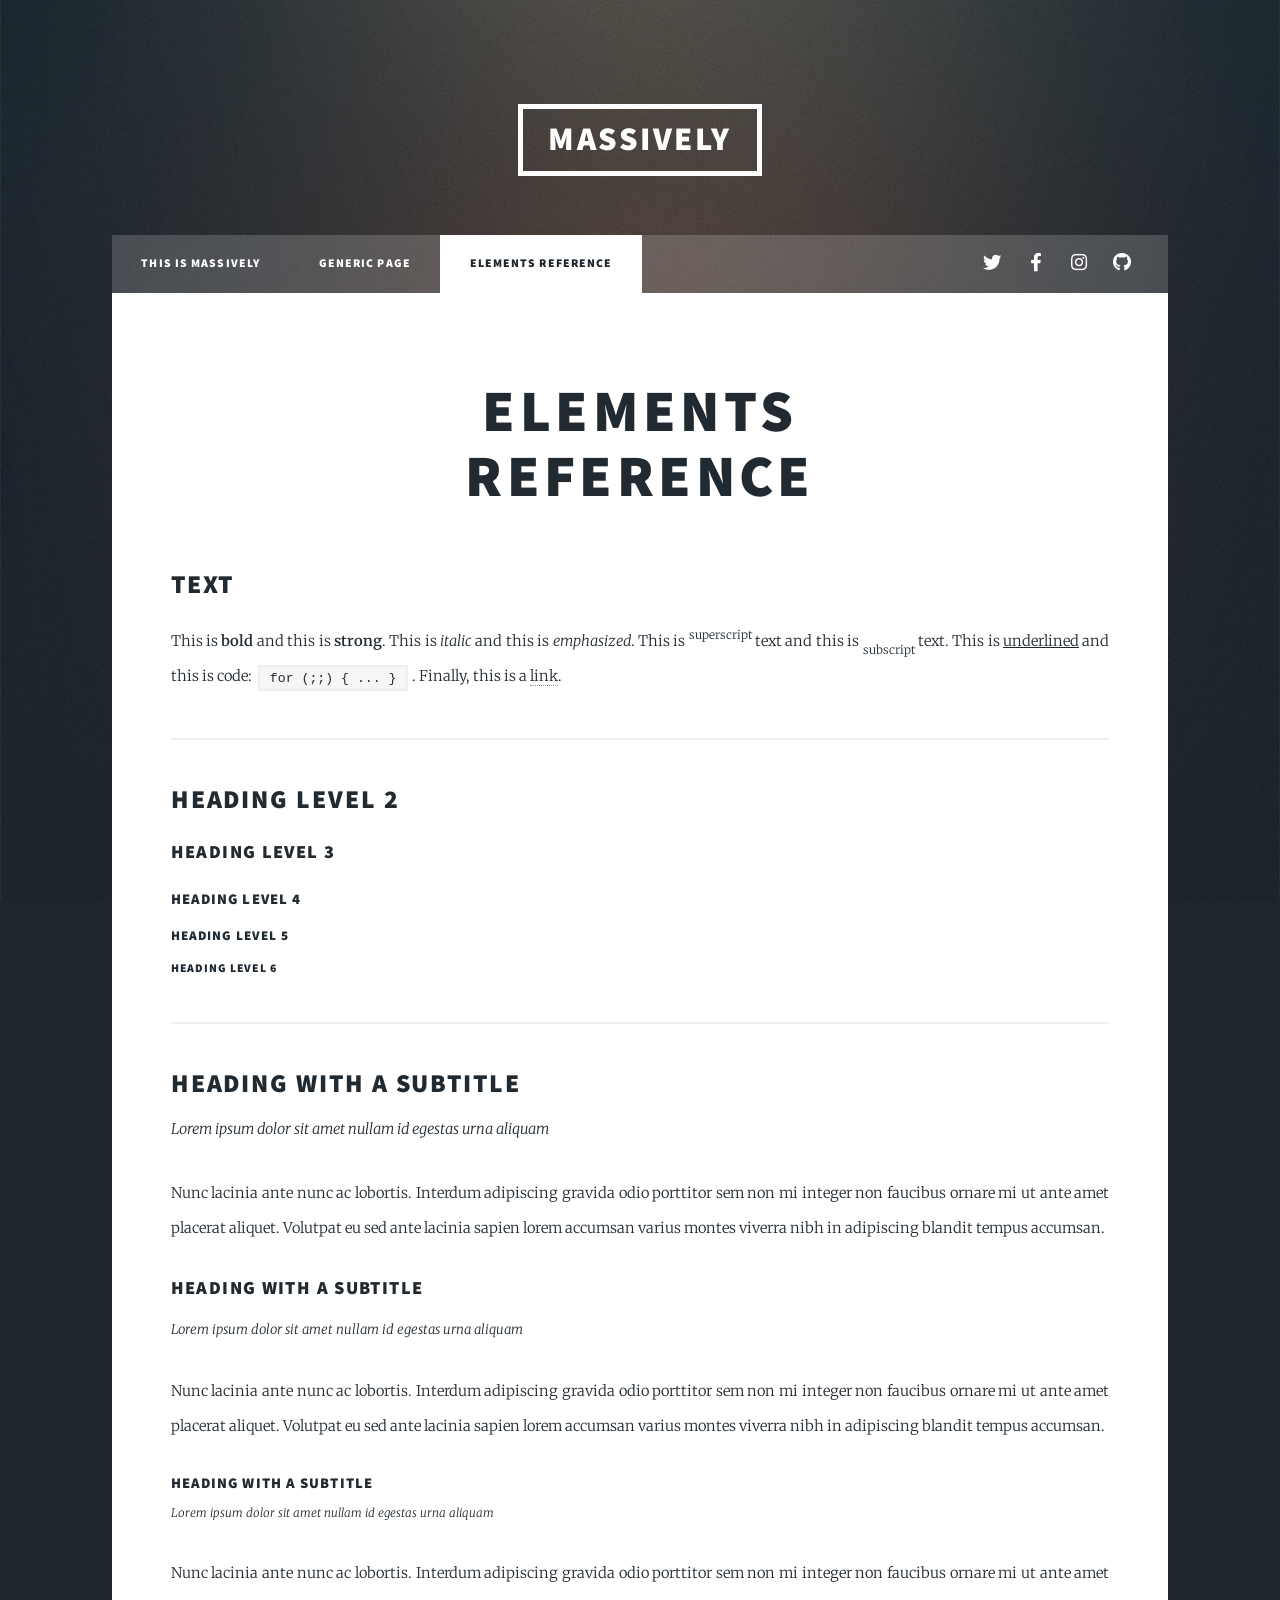
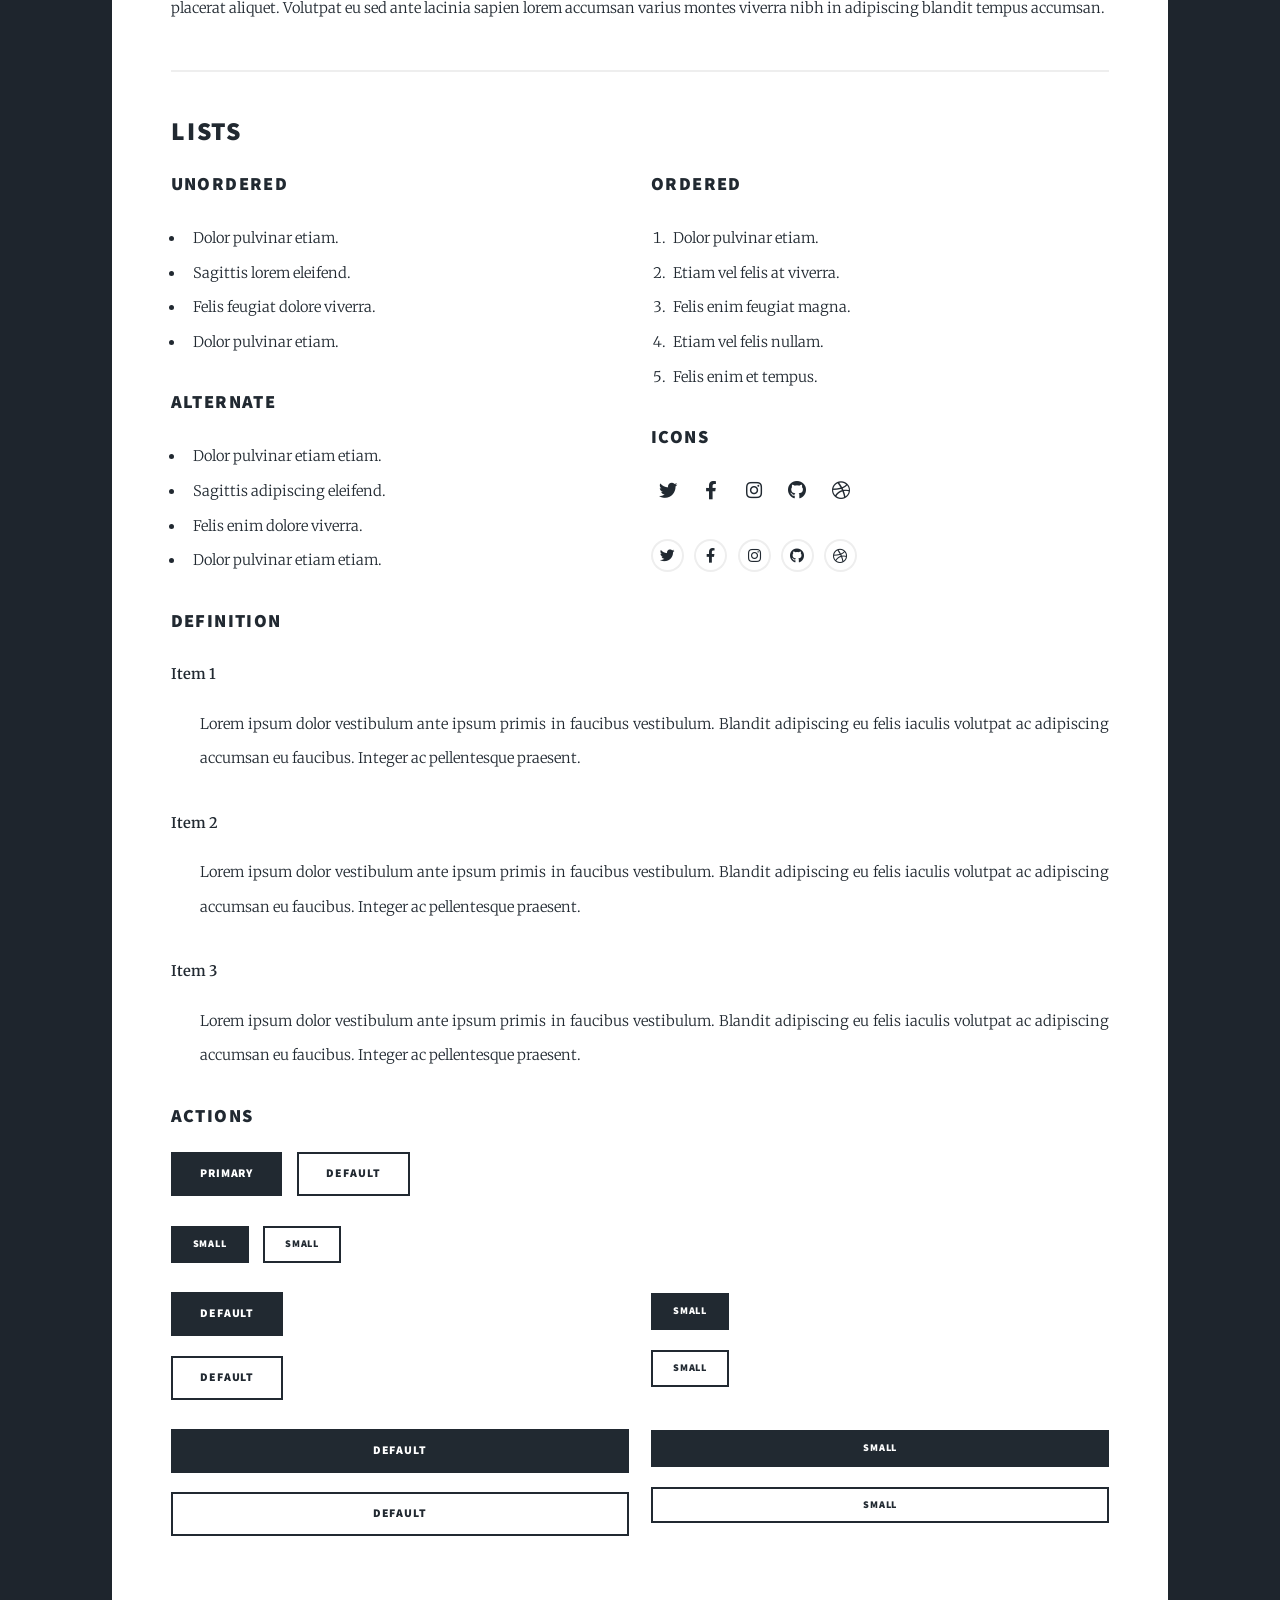
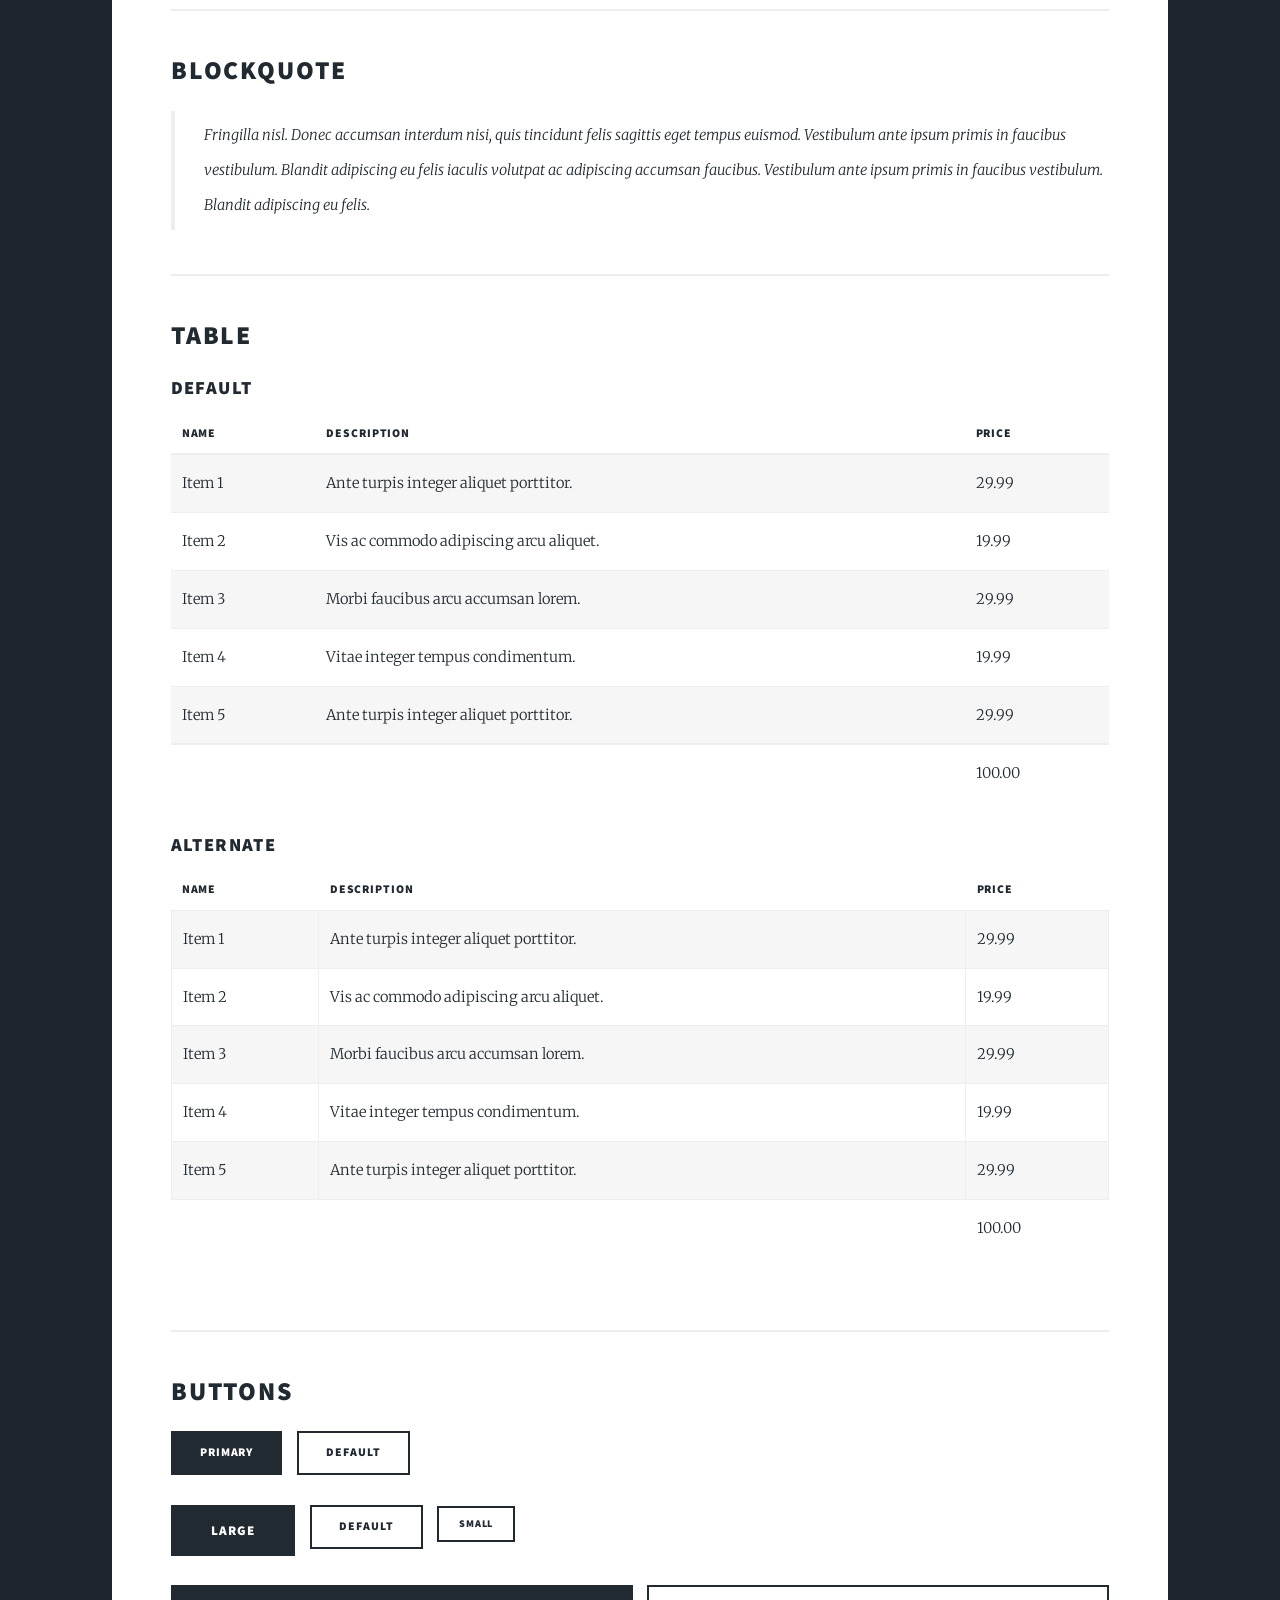
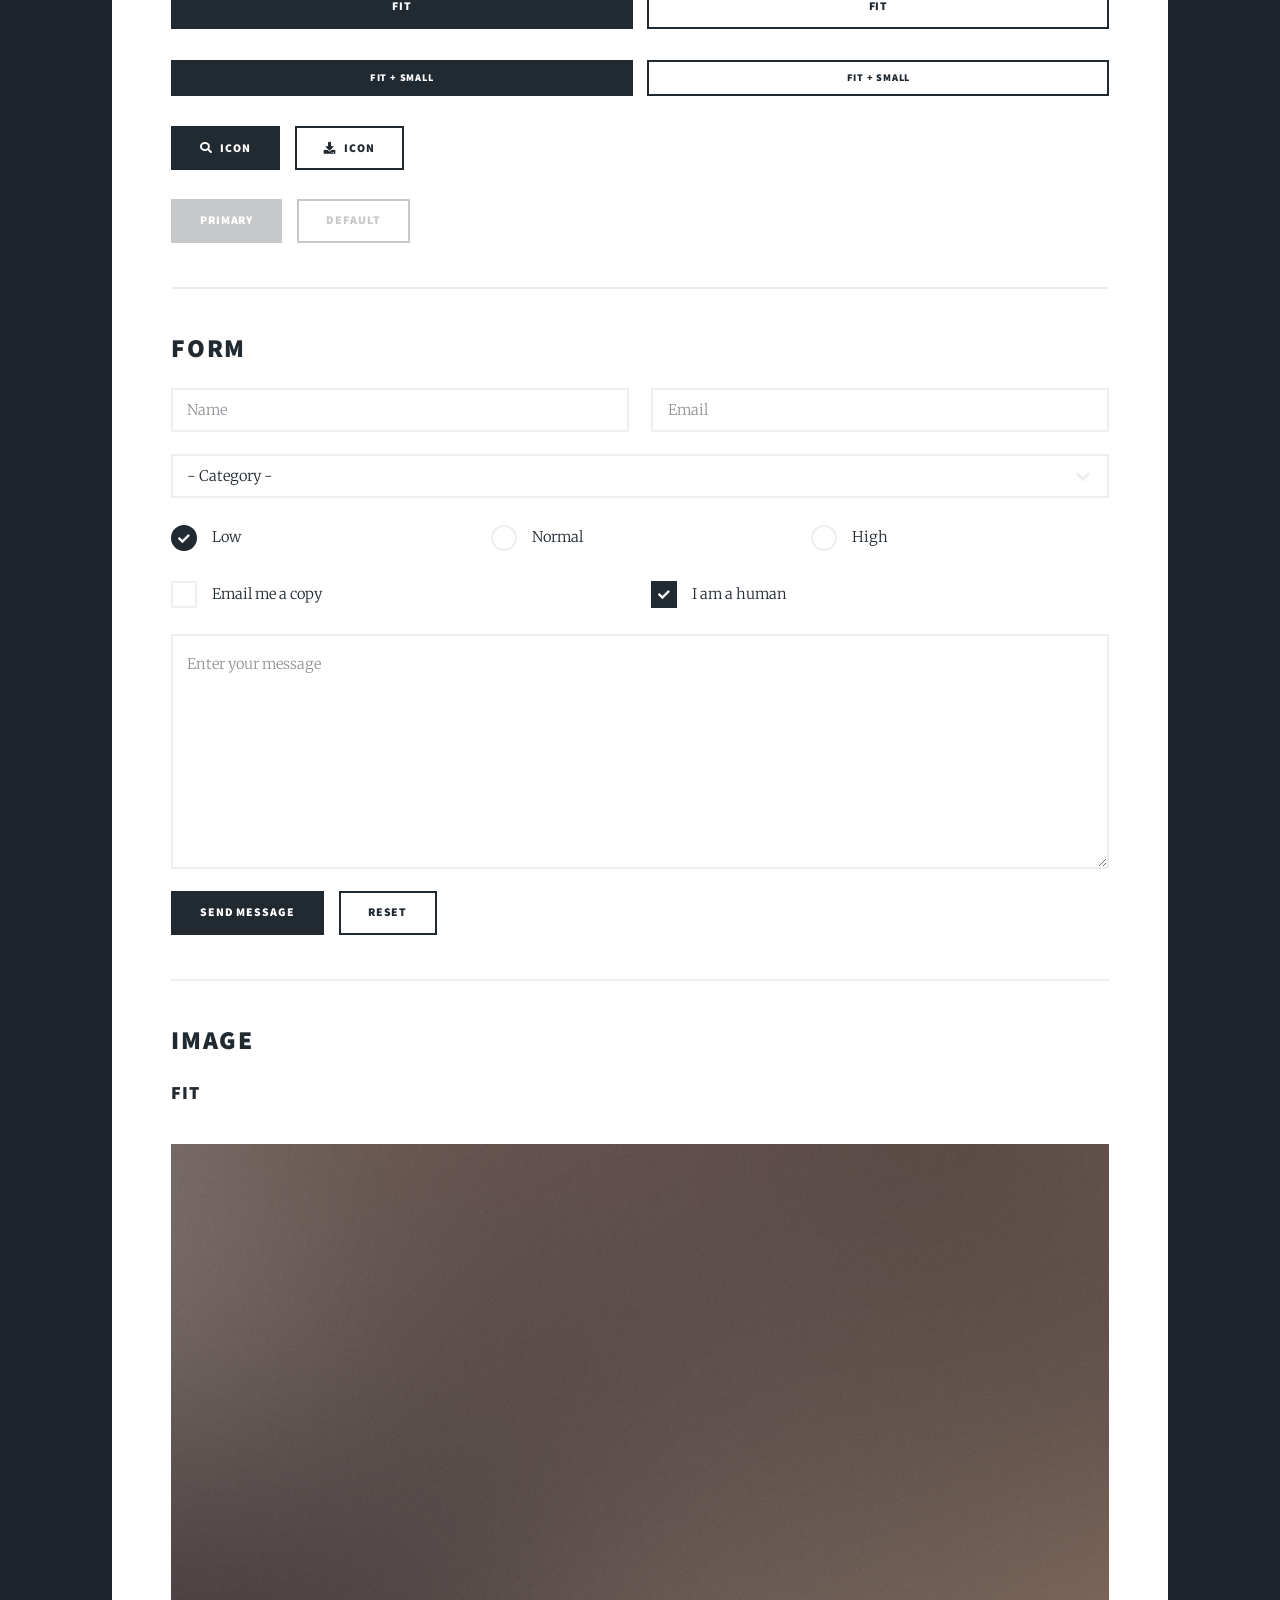
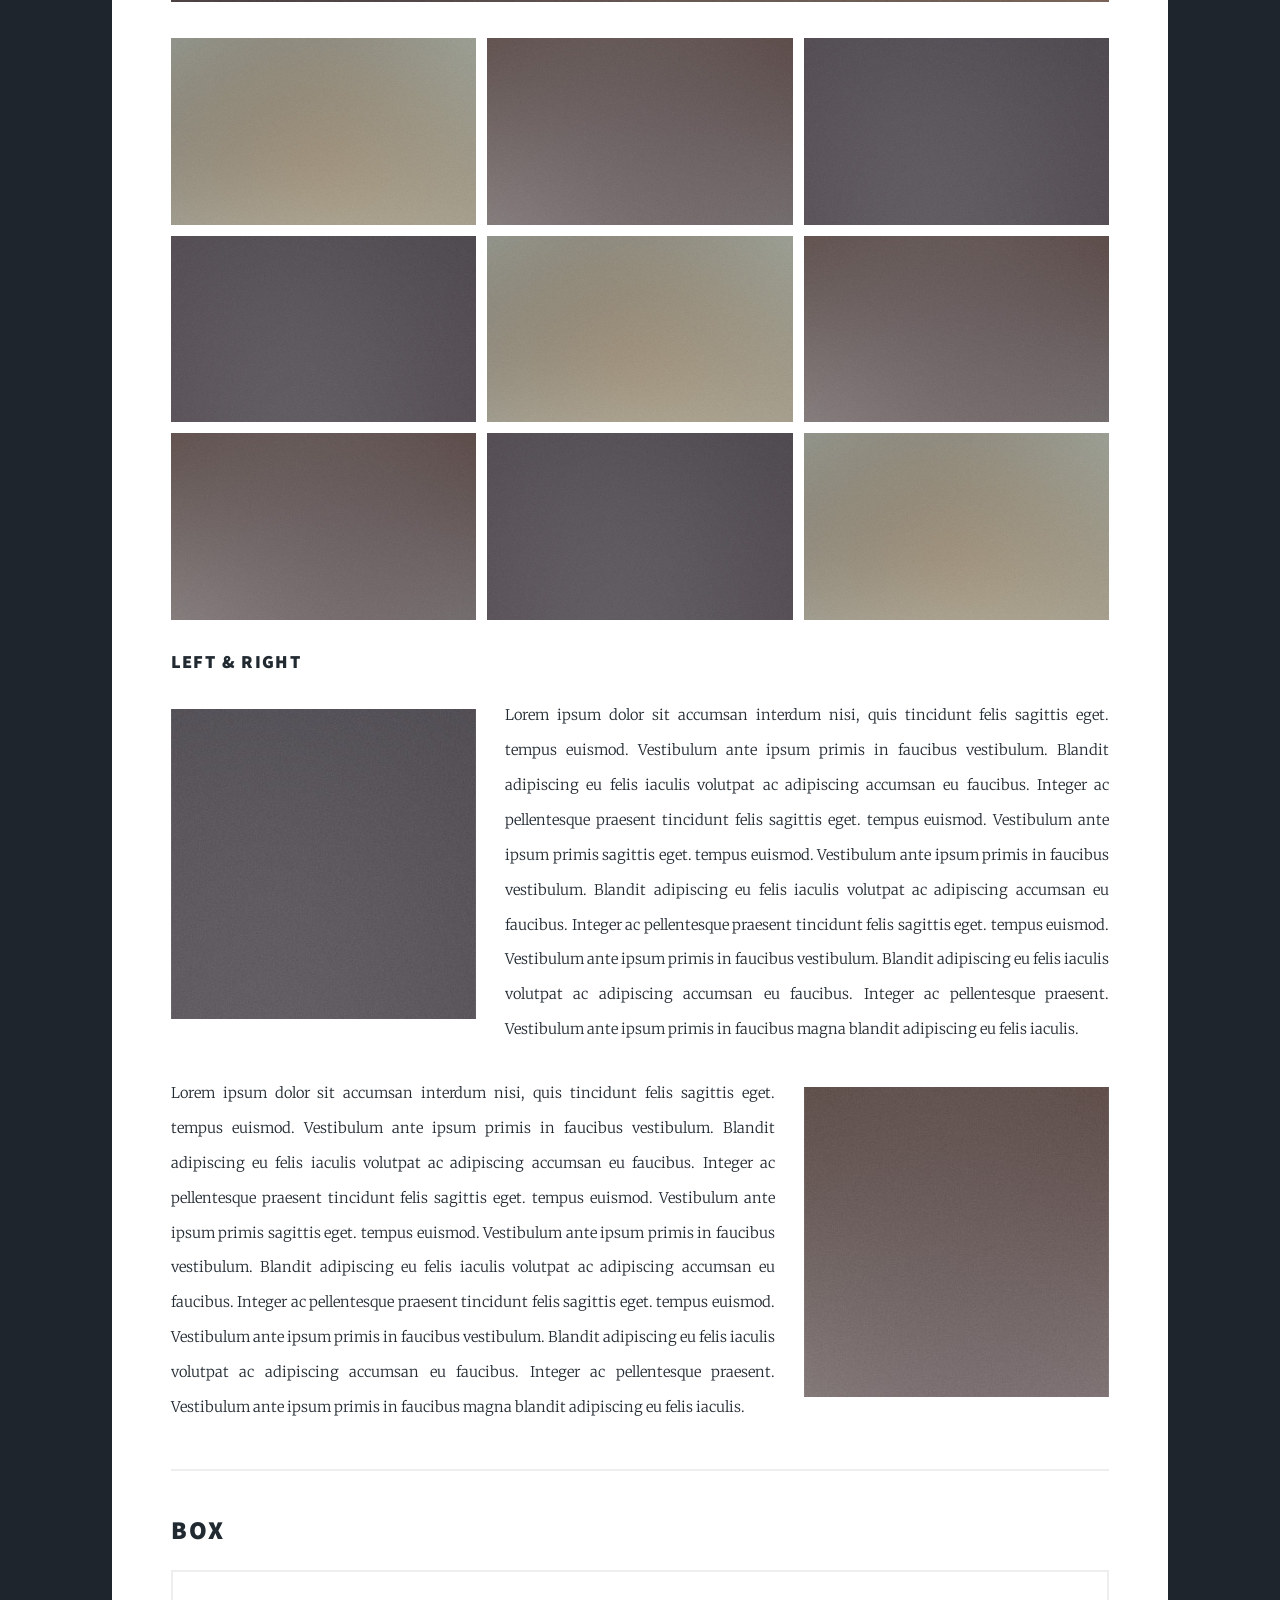
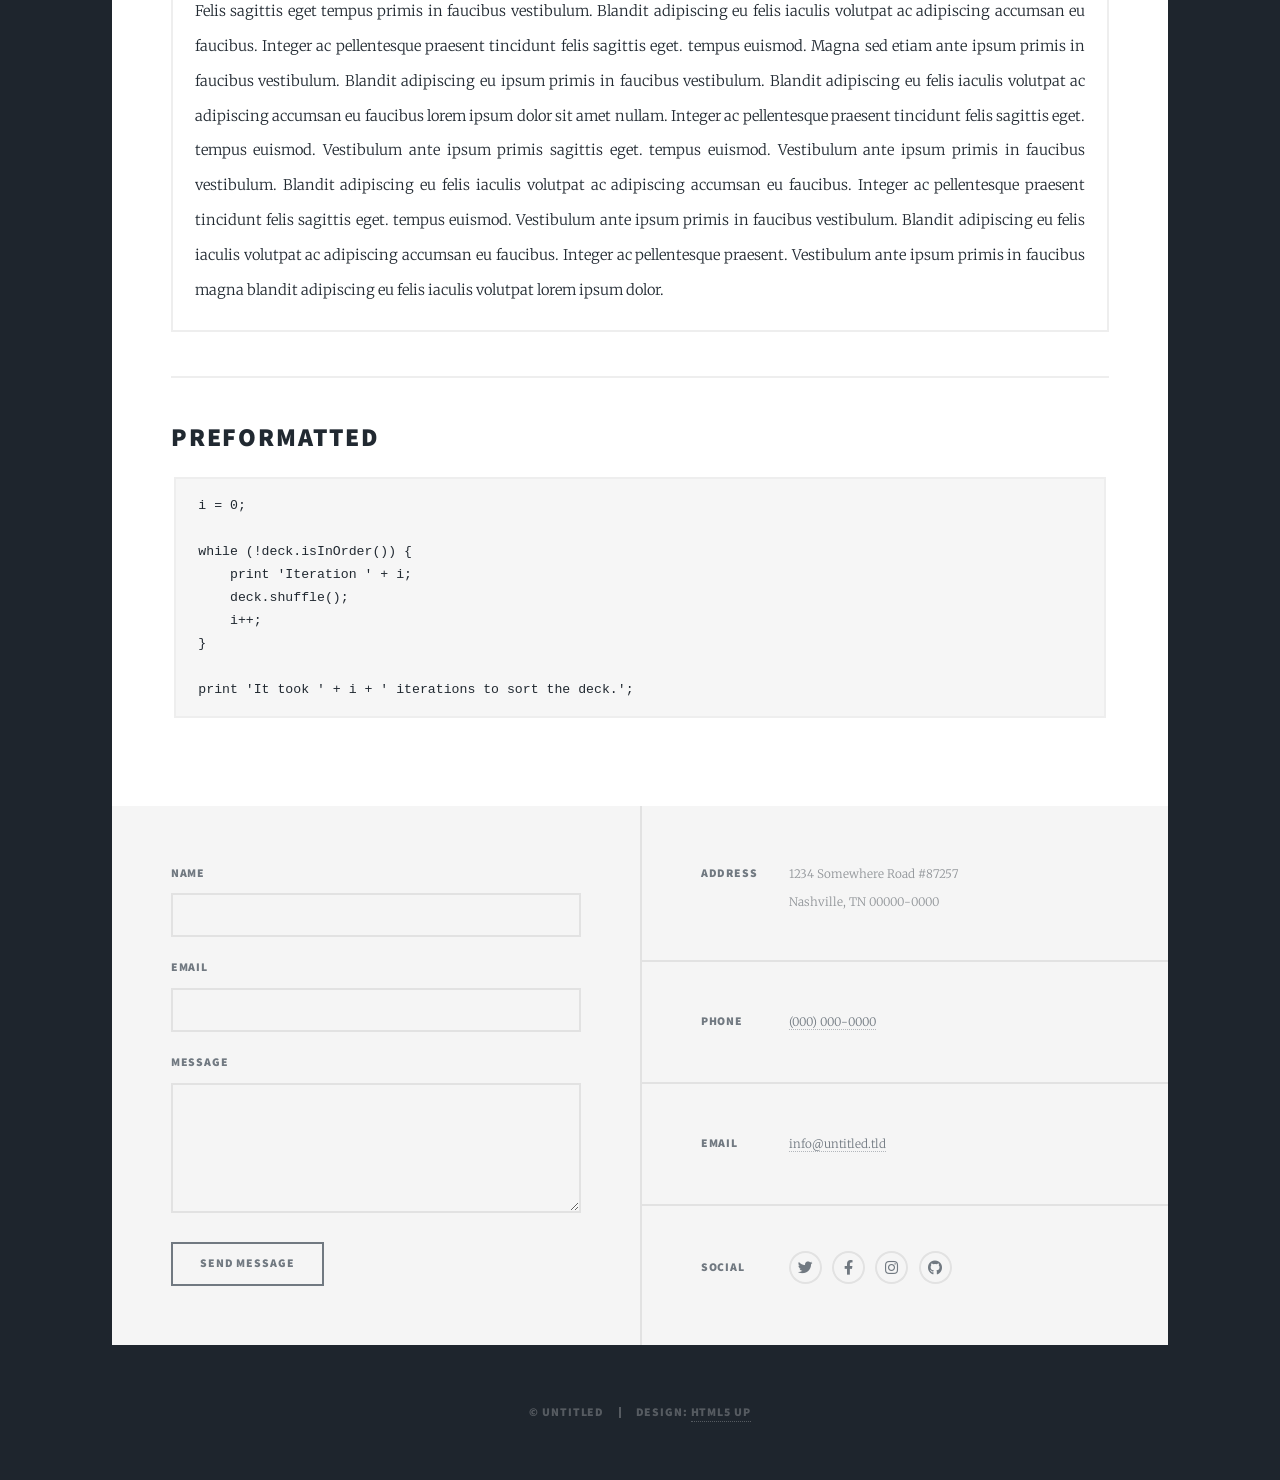
<file: elements.html>
<!DOCTYPE HTML>
<!--
	Massively by HTML5 UP
	html5up.net | @ajlkn
	Free for personal and commercial use under the CCA 3.0 license (html5up.net/license)
-->
<html>
	<head>
		<title>Elements Reference - Massively by HTML5 UP</title>
		<meta charset="utf-8" />
		<meta name="viewport" content="width=device-width, initial-scale=1, user-scalable=no" />
		<link rel="stylesheet" href="assets/css/main.css" />
		<noscript><link rel="stylesheet" href="assets/css/noscript.css" /></noscript>
	</head>
	<body class="is-preload">

		<!-- Wrapper -->
			<div id="wrapper">

				<!-- Header -->
					<header id="header">
						<a href="index.html" class="logo">Massively</a>
					</header>

				<!-- Nav -->
					<nav id="nav">
						<ul class="links">
							<li><a href="index.html">This is Massively</a></li>
							<li><a href="generic.html">Generic Page</a></li>
							<li class="active"><a href="elements.html">Elements Reference</a></li>
						</ul>
						<ul class="icons">
							<li><a href="#" class="icon brands fa-twitter"><span class="label">Twitter</span></a></li>
							<li><a href="#" class="icon brands fa-facebook-f"><span class="label">Facebook</span></a></li>
							<li><a href="#" class="icon brands fa-instagram"><span class="label">Instagram</span></a></li>
							<li><a href="#" class="icon brands fa-github"><span class="label">GitHub</span></a></li>
						</ul>
					</nav>

				<!-- Main -->
					<div id="main">

						<!-- Post -->
							<section class="post">
								<header class="major">
									<h1>Elements<br />
									Reference</h1>
								</header>

								<!-- Text stuff -->
									<h2>Text</h2>
									<p>This is <b>bold</b> and this is <strong>strong</strong>. This is <i>italic</i> and this is <em>emphasized</em>.
									This is <sup>superscript</sup> text and this is <sub>subscript</sub> text.
									This is <u>underlined</u> and this is code: <code>for (;;) { ... }</code>.
									Finally, this is a <a href="#">link</a>.</p>
									<hr />
									<h2>Heading Level 2</h2>
									<h3>Heading Level 3</h3>
									<h4>Heading Level 4</h4>
									<h5>Heading Level 5</h5>
									<h6>Heading Level 6</h6>
									<hr />
									<header>
										<h2>Heading with a Subtitle</h2>
										<p>Lorem ipsum dolor sit amet nullam id egestas urna aliquam</p>
									</header>
									<p>Nunc lacinia ante nunc ac lobortis. Interdum adipiscing gravida odio porttitor sem non mi integer non faucibus ornare mi ut ante amet placerat aliquet. Volutpat eu sed ante lacinia sapien lorem accumsan varius montes viverra nibh in adipiscing blandit tempus accumsan.</p>
									<header>
										<h3>Heading with a Subtitle</h3>
										<p>Lorem ipsum dolor sit amet nullam id egestas urna aliquam</p>
									</header>
									<p>Nunc lacinia ante nunc ac lobortis. Interdum adipiscing gravida odio porttitor sem non mi integer non faucibus ornare mi ut ante amet placerat aliquet. Volutpat eu sed ante lacinia sapien lorem accumsan varius montes viverra nibh in adipiscing blandit tempus accumsan.</p>
									<header>
										<h4>Heading with a Subtitle</h4>
										<p>Lorem ipsum dolor sit amet nullam id egestas urna aliquam</p>
									</header>
									<p>Nunc lacinia ante nunc ac lobortis. Interdum adipiscing gravida odio porttitor sem non mi integer non faucibus ornare mi ut ante amet placerat aliquet. Volutpat eu sed ante lacinia sapien lorem accumsan varius montes viverra nibh in adipiscing blandit tempus accumsan.</p>

									<hr />

								<!-- Lists -->
									<h2>Lists</h2>
									<div class="row">
										<div class="col-6 col-12-small">

											<h3>Unordered</h3>
											<ul>
												<li>Dolor pulvinar etiam.</li>
												<li>Sagittis lorem eleifend.</li>
												<li>Felis feugiat dolore viverra.</li>
												<li>Dolor pulvinar etiam.</li>
											</ul>

											<h3>Alternate</h3>
											<ul class="alt">
												<li>Dolor pulvinar etiam etiam.</li>
												<li>Sagittis adipiscing eleifend.</li>
												<li>Felis enim dolore viverra.</li>
												<li>Dolor pulvinar etiam etiam.</li>
											</ul>

										</div>
										<div class="col-6 col-12-small">

											<h3>Ordered</h3>
											<ol>
												<li>Dolor pulvinar etiam.</li>
												<li>Etiam vel felis at viverra.</li>
												<li>Felis enim feugiat magna.</li>
												<li>Etiam vel felis nullam.</li>
												<li>Felis enim et tempus.</li>
											</ol>

											<h3>Icons</h3>
											<ul class="icons">
												<li><a href="#" class="icon brands fa-twitter"><span class="label">Twitter</span></a></li>
												<li><a href="#" class="icon brands fa-facebook-f"><span class="label">Facebook</span></a></li>
												<li><a href="#" class="icon brands fa-instagram"><span class="label">Instagram</span></a></li>
												<li><a href="#" class="icon brands fa-github"><span class="label">Github</span></a></li>
												<li><a href="#" class="icon brands fa-dribbble"><span class="label">Dribbble</span></a></li>
											</ul>
											<ul class="icons alt">
												<li><a href="#" class="icon brands alt fa-twitter"><span class="label">Twitter</span></a></li>
												<li><a href="#" class="icon brands alt fa-facebook-f"><span class="label">Facebook</span></a></li>
												<li><a href="#" class="icon brands alt fa-instagram"><span class="label">Instagram</span></a></li>
												<li><a href="#" class="icon brands alt fa-github"><span class="label">Github</span></a></li>
												<li><a href="#" class="icon brands alt fa-dribbble"><span class="label">Dribbble</span></a></li>
											</ul>

										</div>
									</div>
									<h3>Definition</h3>
									<dl>
										<dt>Item 1</dt>
										<dd>
											<p>Lorem ipsum dolor vestibulum ante ipsum primis in faucibus vestibulum. Blandit adipiscing eu felis iaculis volutpat ac adipiscing accumsan eu faucibus. Integer ac pellentesque praesent.</p>
										</dd>
										<dt>Item 2</dt>
										<dd>
											<p>Lorem ipsum dolor vestibulum ante ipsum primis in faucibus vestibulum. Blandit adipiscing eu felis iaculis volutpat ac adipiscing accumsan eu faucibus. Integer ac pellentesque praesent.</p>
										</dd>
										<dt>Item 3</dt>
										<dd>
											<p>Lorem ipsum dolor vestibulum ante ipsum primis in faucibus vestibulum. Blandit adipiscing eu felis iaculis volutpat ac adipiscing accumsan eu faucibus. Integer ac pellentesque praesent.</p>
										</dd>
									</dl>

									<h3>Actions</h3>
									<ul class="actions">
										<li><a href="#" class="button primary">Primary</a></li>
										<li><a href="#" class="button">Default</a></li>
									</ul>
									<ul class="actions small">
										<li><a href="#" class="button primary small">Small</a></li>
										<li><a href="#" class="button small">Small</a></li>
									</ul>
									<div class="row">
										<div class="col-6 col-12-small">
											<ul class="actions stacked">
												<li><a href="#" class="button primary">Default</a></li>
												<li><a href="#" class="button">Default</a></li>
											</ul>
										</div>
										<div class="col-6 col-12-small">
											<ul class="actions stacked">
												<li><a href="#" class="button primary small">Small</a></li>
												<li><a href="#" class="button small">Small</a></li>
											</ul>
										</div>
									</div>
									<div class="row">
										<div class="col-6 col-12-small">
											<ul class="actions stacked">
												<li><a href="#" class="button primary fit">Default</a></li>
												<li><a href="#" class="button fit">Default</a></li>
											</ul>
										</div>
										<div class="col-6 col-12-small">
											<ul class="actions stacked">
												<li><a href="#" class="button primary small fit">Small</a></li>
												<li><a href="#" class="button small fit">Small</a></li>
											</ul>
										</div>
									</div>

									<hr />

								<!-- Blockquote -->
									<h2>Blockquote</h2>
									<blockquote>Fringilla nisl. Donec accumsan interdum nisi, quis tincidunt felis sagittis eget tempus euismod. Vestibulum ante ipsum primis in faucibus vestibulum. Blandit adipiscing eu felis iaculis volutpat ac adipiscing accumsan faucibus. Vestibulum ante ipsum primis in faucibus vestibulum. Blandit adipiscing eu felis.</blockquote>

									<hr />

								<!-- Table -->
									<h2>Table</h2>

									<h3>Default</h3>
									<div class="table-wrapper">
										<table>
											<thead>
												<tr>
													<th>Name</th>
													<th>Description</th>
													<th>Price</th>
												</tr>
											</thead>
											<tbody>
												<tr>
													<td>Item 1</td>
													<td>Ante turpis integer aliquet porttitor.</td>
													<td>29.99</td>
												</tr>
												<tr>
													<td>Item 2</td>
													<td>Vis ac commodo adipiscing arcu aliquet.</td>
													<td>19.99</td>
												</tr>
												<tr>
													<td>Item 3</td>
													<td> Morbi faucibus arcu accumsan lorem.</td>
													<td>29.99</td>
												</tr>
												<tr>
													<td>Item 4</td>
													<td>Vitae integer tempus condimentum.</td>
													<td>19.99</td>
												</tr>
												<tr>
													<td>Item 5</td>
													<td>Ante turpis integer aliquet porttitor.</td>
													<td>29.99</td>
												</tr>
											</tbody>
											<tfoot>
												<tr>
													<td colspan="2"></td>
													<td>100.00</td>
												</tr>
											</tfoot>
										</table>
									</div>

									<h3>Alternate</h3>
									<div class="table-wrapper">
										<table class="alt">
											<thead>
												<tr>
													<th>Name</th>
													<th>Description</th>
													<th>Price</th>
												</tr>
											</thead>
											<tbody>
												<tr>
													<td>Item 1</td>
													<td>Ante turpis integer aliquet porttitor.</td>
													<td>29.99</td>
												</tr>
												<tr>
													<td>Item 2</td>
													<td>Vis ac commodo adipiscing arcu aliquet.</td>
													<td>19.99</td>
												</tr>
												<tr>
													<td>Item 3</td>
													<td> Morbi faucibus arcu accumsan lorem.</td>
													<td>29.99</td>
												</tr>
												<tr>
													<td>Item 4</td>
													<td>Vitae integer tempus condimentum.</td>
													<td>19.99</td>
												</tr>
												<tr>
													<td>Item 5</td>
													<td>Ante turpis integer aliquet porttitor.</td>
													<td>29.99</td>
												</tr>
											</tbody>
											<tfoot>
												<tr>
													<td colspan="2"></td>
													<td>100.00</td>
												</tr>
											</tfoot>
										</table>
									</div>

									<hr />

								<!-- Buttons -->
									<h2>Buttons</h2>
									<ul class="actions">
										<li><a href="#" class="button primary">Primary</a></li>
										<li><a href="#" class="button">Default</a></li>
									</ul>
									<ul class="actions">
										<li><a href="#" class="button primary large">Large</a></li>
										<li><a href="#" class="button">Default</a></li>
										<li><a href="#" class="button small">Small</a></li>
									</ul>
									<ul class="actions fit">
										<li><a href="#" class="button primary fit">Fit</a></li>
										<li><a href="#" class="button fit">Fit</a></li>
									</ul>
									<ul class="actions fit small">
										<li><a href="#" class="button primary fit small">Fit + Small</a></li>
										<li><a href="#" class="button fit small">Fit + Small</a></li>
									</ul>
									<ul class="actions">
										<li><a href="#" class="button primary icon solid fa-search">Icon</a></li>
										<li><a href="#" class="button icon solid fa-download">Icon</a></li>
									</ul>
									<ul class="actions">
										<li><span class="button primary disabled">Primary</span></li>
										<li><span class="button disabled">Default</span></li>
									</ul>

									<hr />

								<!-- Form -->
									<h2>Form</h2>

									<form method="post" action="#">
										<div class="row gtr-uniform">
											<div class="col-6 col-12-xsmall">
												<input type="text" name="demo-name" id="demo-name" value="" placeholder="Name" />
											</div>
											<div class="col-6 col-12-xsmall">
												<input type="email" name="demo-email" id="demo-email" value="" placeholder="Email" />
											</div>
											<!-- Break -->
											<div class="col-12">
												<select name="demo-category" id="demo-category">
													<option value="">- Category -</option>
													<option value="1">Manufacturing</option>
													<option value="1">Shipping</option>
													<option value="1">Administration</option>
													<option value="1">Human Resources</option>
												</select>
											</div>
											<!-- Break -->
											<div class="col-4 col-12-small">
												<input type="radio" id="demo-priority-low" name="demo-priority" checked>
												<label for="demo-priority-low">Low</label>
											</div>
											<div class="col-4 col-12-small">
												<input type="radio" id="demo-priority-normal" name="demo-priority">
												<label for="demo-priority-normal">Normal</label>
											</div>
											<div class="col-4 col-12-small">
												<input type="radio" id="demo-priority-high" name="demo-priority">
												<label for="demo-priority-high">High</label>
											</div>
											<!-- Break -->
											<div class="col-6 col-12-small">
												<input type="checkbox" id="demo-copy" name="demo-copy">
												<label for="demo-copy">Email me a copy</label>
											</div>
											<div class="col-6 col-12-small">
												<input type="checkbox" id="demo-human" name="demo-human" checked>
												<label for="demo-human">I am a human</label>
											</div>
											<!-- Break -->
											<div class="col-12">
												<textarea name="demo-message" id="demo-message" placeholder="Enter your message" rows="6"></textarea>
											</div>
											<!-- Break -->
											<div class="col-12">
												<ul class="actions">
													<li><input type="submit" value="Send Message" class="primary" /></li>
													<li><input type="reset" value="Reset" /></li>
												</ul>
											</div>
										</div>
									</form>

									<hr />

								<!-- Image -->
									<h2>Image</h2>

									<h3>Fit</h3>
									<span class="image fit"><img src="images/pic01.jpg" alt="" /></span>
									<div class="box alt">
										<div class="row gtr-50 gtr-uniform">
											<div class="col-4"><span class="image fit"><img src="images/pic02.jpg" alt="" /></span></div>
											<div class="col-4"><span class="image fit"><img src="images/pic03.jpg" alt="" /></span></div>
											<div class="col-4"><span class="image fit"><img src="images/pic04.jpg" alt="" /></span></div>
											<!-- Break -->
											<div class="col-4"><span class="image fit"><img src="images/pic04.jpg" alt="" /></span></div>
											<div class="col-4"><span class="image fit"><img src="images/pic02.jpg" alt="" /></span></div>
											<div class="col-4"><span class="image fit"><img src="images/pic03.jpg" alt="" /></span></div>
											<!-- Break -->
											<div class="col-4"><span class="image fit"><img src="images/pic03.jpg" alt="" /></span></div>
											<div class="col-4"><span class="image fit"><img src="images/pic04.jpg" alt="" /></span></div>
											<div class="col-4"><span class="image fit"><img src="images/pic02.jpg" alt="" /></span></div>
										</div>
									</div>

									<h3>Left &amp; Right</h3>
									<p><span class="image left"><img src="images/pic08.jpg" alt="" /></span>Lorem ipsum dolor sit accumsan interdum nisi, quis tincidunt felis sagittis eget. tempus euismod. Vestibulum ante ipsum primis in faucibus vestibulum. Blandit adipiscing eu felis iaculis volutpat ac adipiscing accumsan eu faucibus. Integer ac pellentesque praesent tincidunt felis sagittis eget. tempus euismod. Vestibulum ante ipsum primis sagittis eget. tempus euismod. Vestibulum ante ipsum primis in faucibus vestibulum. Blandit adipiscing eu felis iaculis volutpat ac adipiscing accumsan eu faucibus. Integer ac pellentesque praesent tincidunt felis sagittis eget. tempus euismod. Vestibulum ante ipsum primis in faucibus vestibulum. Blandit adipiscing eu felis iaculis volutpat ac adipiscing accumsan eu faucibus. Integer ac pellentesque praesent. Vestibulum ante ipsum primis in faucibus magna blandit adipiscing eu felis iaculis.</p>
									<p><span class="image right"><img src="images/pic09.jpg" alt="" /></span>Lorem ipsum dolor sit accumsan interdum nisi, quis tincidunt felis sagittis eget. tempus euismod. Vestibulum ante ipsum primis in faucibus vestibulum. Blandit adipiscing eu felis iaculis volutpat ac adipiscing accumsan eu faucibus. Integer ac pellentesque praesent tincidunt felis sagittis eget. tempus euismod. Vestibulum ante ipsum primis sagittis eget. tempus euismod. Vestibulum ante ipsum primis in faucibus vestibulum. Blandit adipiscing eu felis iaculis volutpat ac adipiscing accumsan eu faucibus. Integer ac pellentesque praesent tincidunt felis sagittis eget. tempus euismod. Vestibulum ante ipsum primis in faucibus vestibulum. Blandit adipiscing eu felis iaculis volutpat ac adipiscing accumsan eu faucibus. Integer ac pellentesque praesent. Vestibulum ante ipsum primis in faucibus magna blandit adipiscing eu felis iaculis.</p>

									<hr />

								<!-- Box -->
									<h2>Box</h2>
									<div class="box">
										<p>Felis sagittis eget tempus primis in faucibus vestibulum. Blandit adipiscing eu felis iaculis volutpat ac adipiscing accumsan eu faucibus. Integer ac pellentesque praesent tincidunt felis sagittis eget. tempus euismod. Magna sed etiam ante ipsum primis in faucibus vestibulum. Blandit adipiscing eu ipsum primis in faucibus vestibulum. Blandit adipiscing eu felis iaculis volutpat ac adipiscing accumsan eu faucibus lorem ipsum dolor sit amet nullam. Integer ac pellentesque praesent tincidunt felis sagittis eget. tempus euismod. Vestibulum ante ipsum primis sagittis eget. tempus euismod. Vestibulum ante ipsum primis in faucibus vestibulum. Blandit adipiscing eu felis iaculis volutpat ac adipiscing accumsan eu faucibus. Integer ac pellentesque praesent tincidunt felis sagittis eget. tempus euismod. Vestibulum ante ipsum primis in faucibus vestibulum. Blandit adipiscing eu felis iaculis volutpat ac adipiscing accumsan eu faucibus. Integer ac pellentesque praesent. Vestibulum ante ipsum primis in faucibus magna blandit adipiscing eu felis iaculis volutpat lorem ipsum dolor.</p>
									</div>

									<hr />

								<!-- Preformatted Code -->
									<h2>Preformatted</h2>
									<pre><code>i = 0;

while (!deck.isInOrder()) {
    print 'Iteration ' + i;
    deck.shuffle();
    i++;
}

print 'It took ' + i + ' iterations to sort the deck.';
</code></pre>

							</section>

					</div>

				<!-- Footer -->
					<footer id="footer">
						<section>
							<form method="post" action="#">
								<div class="fields">
									<div class="field">
										<label for="name">Name</label>
										<input type="text" name="name" id="name" />
									</div>
									<div class="field">
										<label for="email">Email</label>
										<input type="text" name="email" id="email" />
									</div>
									<div class="field">
										<label for="message">Message</label>
										<textarea name="message" id="message" rows="3"></textarea>
									</div>
								</div>
								<ul class="actions">
									<li><input type="submit" value="Send Message" /></li>
								</ul>
							</form>
						</section>
						<section class="split contact">
							<section class="alt">
								<h3>Address</h3>
								<p>1234 Somewhere Road #87257<br />
								Nashville, TN 00000-0000</p>
							</section>
							<section>
								<h3>Phone</h3>
								<p><a href="#">(000) 000-0000</a></p>
							</section>
							<section>
								<h3>Email</h3>
								<p><a href="#">info@untitled.tld</a></p>
							</section>
							<section>
								<h3>Social</h3>
								<ul class="icons alt">
									<li><a href="#" class="icon brands alt fa-twitter"><span class="label">Twitter</span></a></li>
									<li><a href="#" class="icon brands alt fa-facebook-f"><span class="label">Facebook</span></a></li>
									<li><a href="#" class="icon brands alt fa-instagram"><span class="label">Instagram</span></a></li>
									<li><a href="#" class="icon brands alt fa-github"><span class="label">GitHub</span></a></li>
								</ul>
							</section>
						</section>
					</footer>

				<!-- Copyright -->
					<div id="copyright">
						<ul><li>&copy; Untitled</li><li>Design: <a href="https://html5up.net">HTML5 UP</a></li></ul>
					</div>

			</div>

		<!-- Scripts -->
			<script src="assets/js/jquery.min.js"></script>
			<script src="assets/js/jquery.scrollex.min.js"></script>
			<script src="assets/js/jquery.scrolly.min.js"></script>
			<script src="assets/js/browser.min.js"></script>
			<script src="assets/js/breakpoints.min.js"></script>
			<script src="assets/js/util.js"></script>
			<script src="assets/js/main.js"></script>

	</body>
</html>
</file>
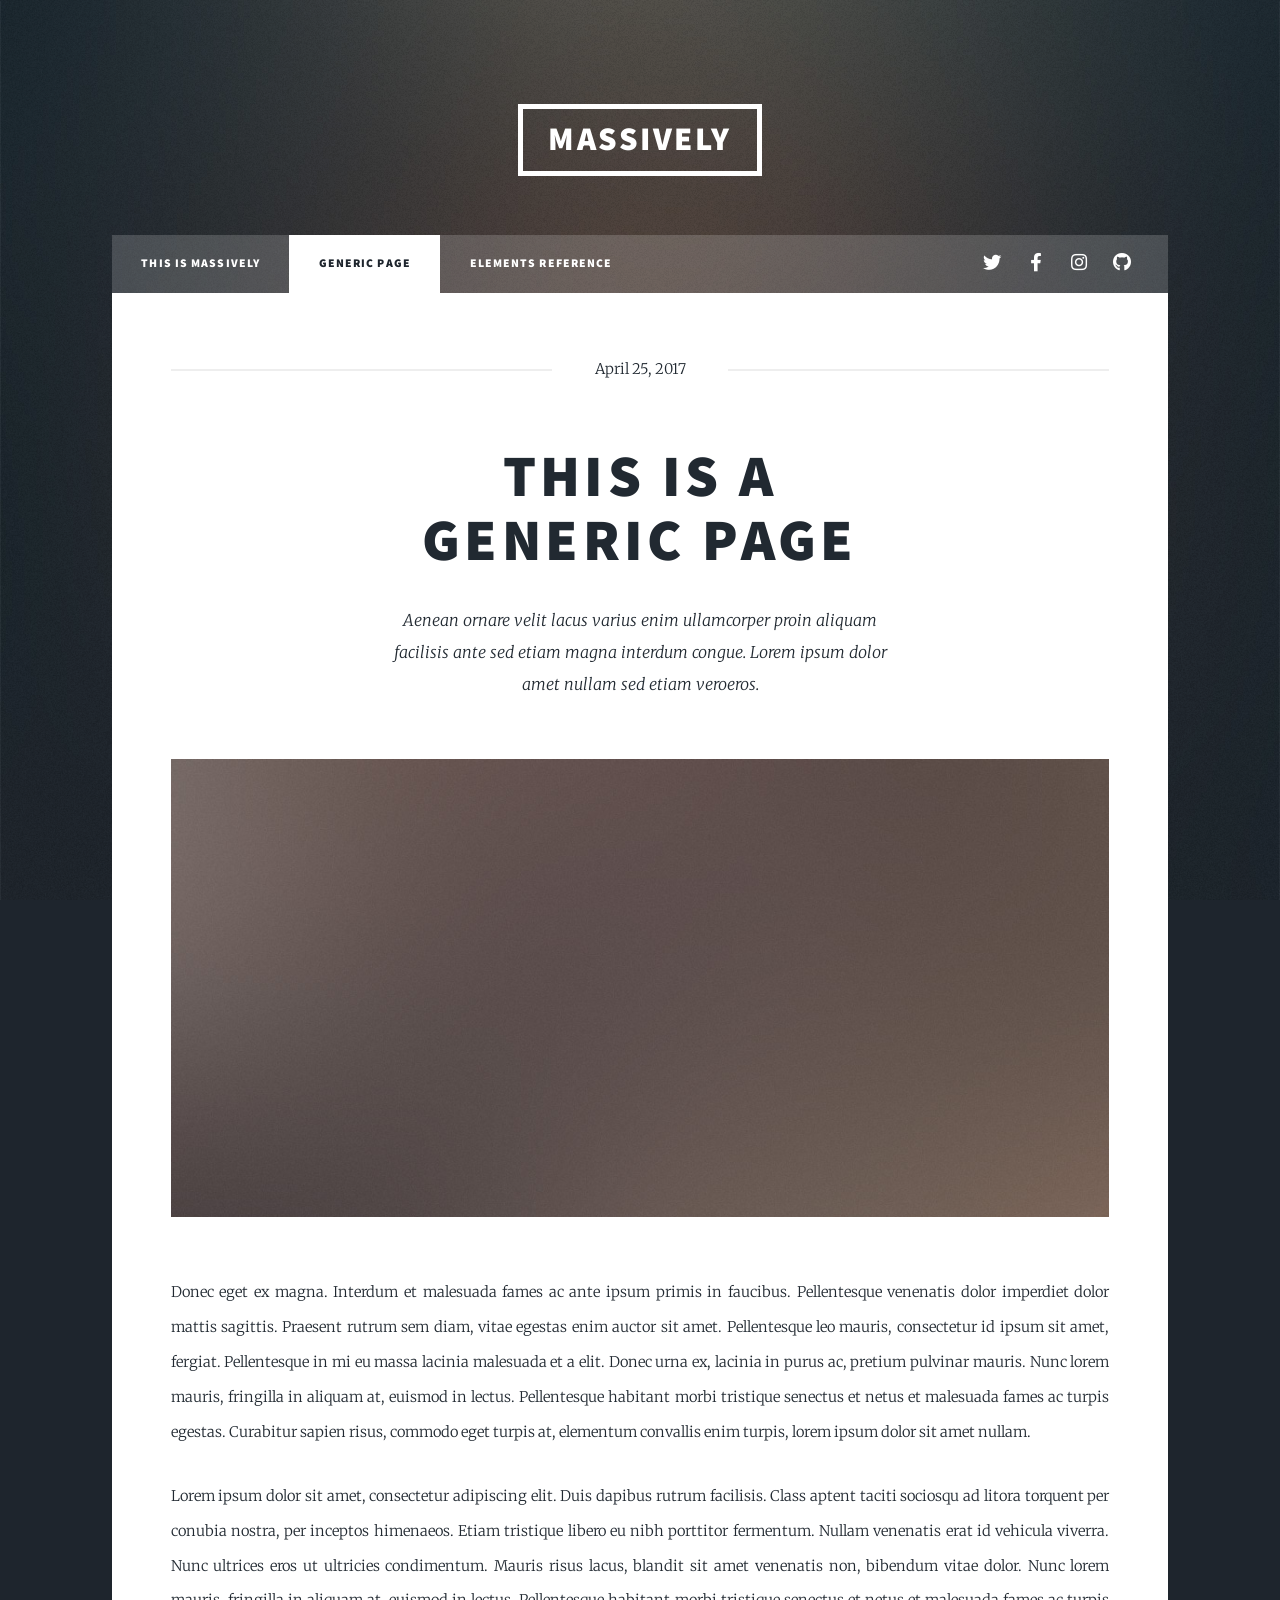
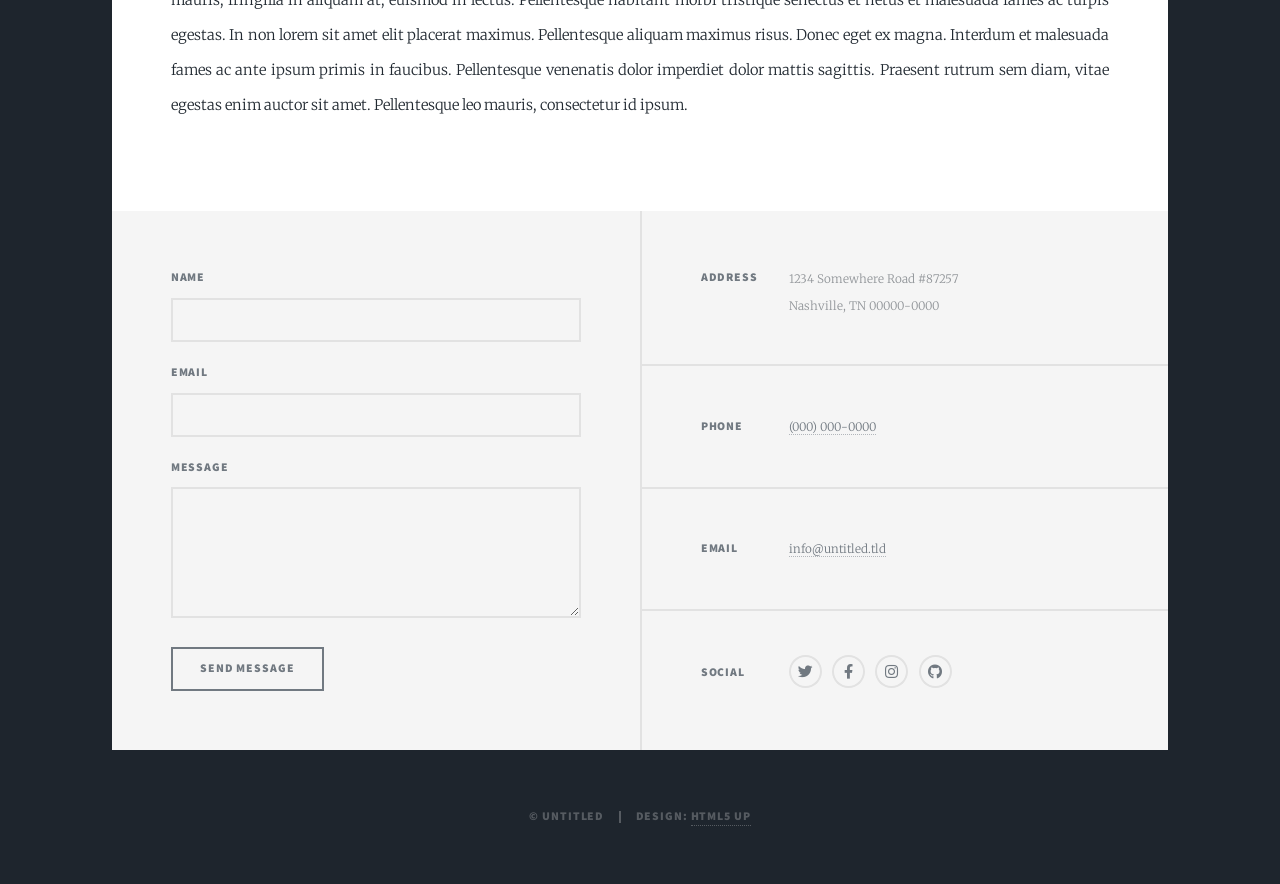
<file: generic.html>
<!DOCTYPE HTML>
<!--
	Massively by HTML5 UP
	html5up.net | @ajlkn
	Free for personal and commercial use under the CCA 3.0 license (html5up.net/license)
-->
<html>
	<head>
		<title>Generic Page - Massively by HTML5 UP</title>
		<meta charset="utf-8" />
		<meta name="viewport" content="width=device-width, initial-scale=1, user-scalable=no" />
		<link rel="stylesheet" href="assets/css/main.css" />
		<noscript><link rel="stylesheet" href="assets/css/noscript.css" /></noscript>
	</head>
	<body class="is-preload">

		<!-- Wrapper -->
			<div id="wrapper">

				<!-- Header -->
					<header id="header">
						<a href="index.html" class="logo">Massively</a>
					</header>

				<!-- Nav -->
					<nav id="nav">
						<ul class="links">
							<li><a href="index.html">This is Massively</a></li>
							<li class="active"><a href="generic.html">Generic Page</a></li>
							<li><a href="elements.html">Elements Reference</a></li>
						</ul>
						<ul class="icons">
							<li><a href="#" class="icon brands fa-twitter"><span class="label">Twitter</span></a></li>
							<li><a href="#" class="icon brands fa-facebook-f"><span class="label">Facebook</span></a></li>
							<li><a href="#" class="icon brands fa-instagram"><span class="label">Instagram</span></a></li>
							<li><a href="#" class="icon brands fa-github"><span class="label">GitHub</span></a></li>
						</ul>
					</nav>

				<!-- Main -->
					<div id="main">

						<!-- Post -->
							<section class="post">
								<header class="major">
									<span class="date">April 25, 2017</span>
									<h1>This is a<br />
									Generic Page</h1>
									<p>Aenean ornare velit lacus varius enim ullamcorper proin aliquam<br />
									facilisis ante sed etiam magna interdum congue. Lorem ipsum dolor<br />
									amet nullam sed etiam veroeros.</p>
								</header>
								<div class="image main"><img src="images/pic01.jpg" alt="" /></div>
								<p>Donec eget ex magna. Interdum et malesuada fames ac ante ipsum primis in faucibus. Pellentesque venenatis dolor imperdiet dolor mattis sagittis. Praesent rutrum sem diam, vitae egestas enim auctor sit amet. Pellentesque leo mauris, consectetur id ipsum sit amet, fergiat. Pellentesque in mi eu massa lacinia malesuada et a elit. Donec urna ex, lacinia in purus ac, pretium pulvinar mauris. Nunc lorem mauris, fringilla in aliquam at, euismod in lectus. Pellentesque habitant morbi tristique senectus et netus et malesuada fames ac turpis egestas. Curabitur sapien risus, commodo eget turpis at, elementum convallis enim turpis, lorem ipsum dolor sit amet nullam.</p>
								<p>Lorem ipsum dolor sit amet, consectetur adipiscing elit. Duis dapibus rutrum facilisis. Class aptent taciti sociosqu ad litora torquent per conubia nostra, per inceptos himenaeos. Etiam tristique libero eu nibh porttitor fermentum. Nullam venenatis erat id vehicula viverra. Nunc ultrices eros ut ultricies condimentum. Mauris risus lacus, blandit sit amet venenatis non, bibendum vitae dolor. Nunc lorem mauris, fringilla in aliquam at, euismod in lectus. Pellentesque habitant morbi tristique senectus et netus et malesuada fames ac turpis egestas. In non lorem sit amet elit placerat maximus. Pellentesque aliquam maximus risus. Donec eget ex magna. Interdum et malesuada fames ac ante ipsum primis in faucibus. Pellentesque venenatis dolor imperdiet dolor mattis sagittis. Praesent rutrum sem diam, vitae egestas enim auctor sit amet. Pellentesque leo mauris, consectetur id ipsum.</p>
							</section>

					</div>

				<!-- Footer -->
					<footer id="footer">
						<section>
							<form method="post" action="#">
								<div class="fields">
									<div class="field">
										<label for="name">Name</label>
										<input type="text" name="name" id="name" />
									</div>
									<div class="field">
										<label for="email">Email</label>
										<input type="text" name="email" id="email" />
									</div>
									<div class="field">
										<label for="message">Message</label>
										<textarea name="message" id="message" rows="3"></textarea>
									</div>
								</div>
								<ul class="actions">
									<li><input type="submit" value="Send Message" /></li>
								</ul>
							</form>
						</section>
						<section class="split contact">
							<section class="alt">
								<h3>Address</h3>
								<p>1234 Somewhere Road #87257<br />
								Nashville, TN 00000-0000</p>
							</section>
							<section>
								<h3>Phone</h3>
								<p><a href="#">(000) 000-0000</a></p>
							</section>
							<section>
								<h3>Email</h3>
								<p><a href="#">info@untitled.tld</a></p>
							</section>
							<section>
								<h3>Social</h3>
								<ul class="icons alt">
									<li><a href="#" class="icon brands alt fa-twitter"><span class="label">Twitter</span></a></li>
									<li><a href="#" class="icon brands alt fa-facebook-f"><span class="label">Facebook</span></a></li>
									<li><a href="#" class="icon brands alt fa-instagram"><span class="label">Instagram</span></a></li>
									<li><a href="#" class="icon brands alt fa-github"><span class="label">GitHub</span></a></li>
								</ul>
							</section>
						</section>
					</footer>

				<!-- Copyright -->
					<div id="copyright">
						<ul><li>&copy; Untitled</li><li>Design: <a href="https://html5up.net">HTML5 UP</a></li></ul>
					</div>

			</div>

		<!-- Scripts -->
			<script src="assets/js/jquery.min.js"></script>
			<script src="assets/js/jquery.scrollex.min.js"></script>
			<script src="assets/js/jquery.scrolly.min.js"></script>
			<script src="assets/js/browser.min.js"></script>
			<script src="assets/js/breakpoints.min.js"></script>
			<script src="assets/js/util.js"></script>
			<script src="assets/js/main.js"></script>

	</body>
</html>
</file>
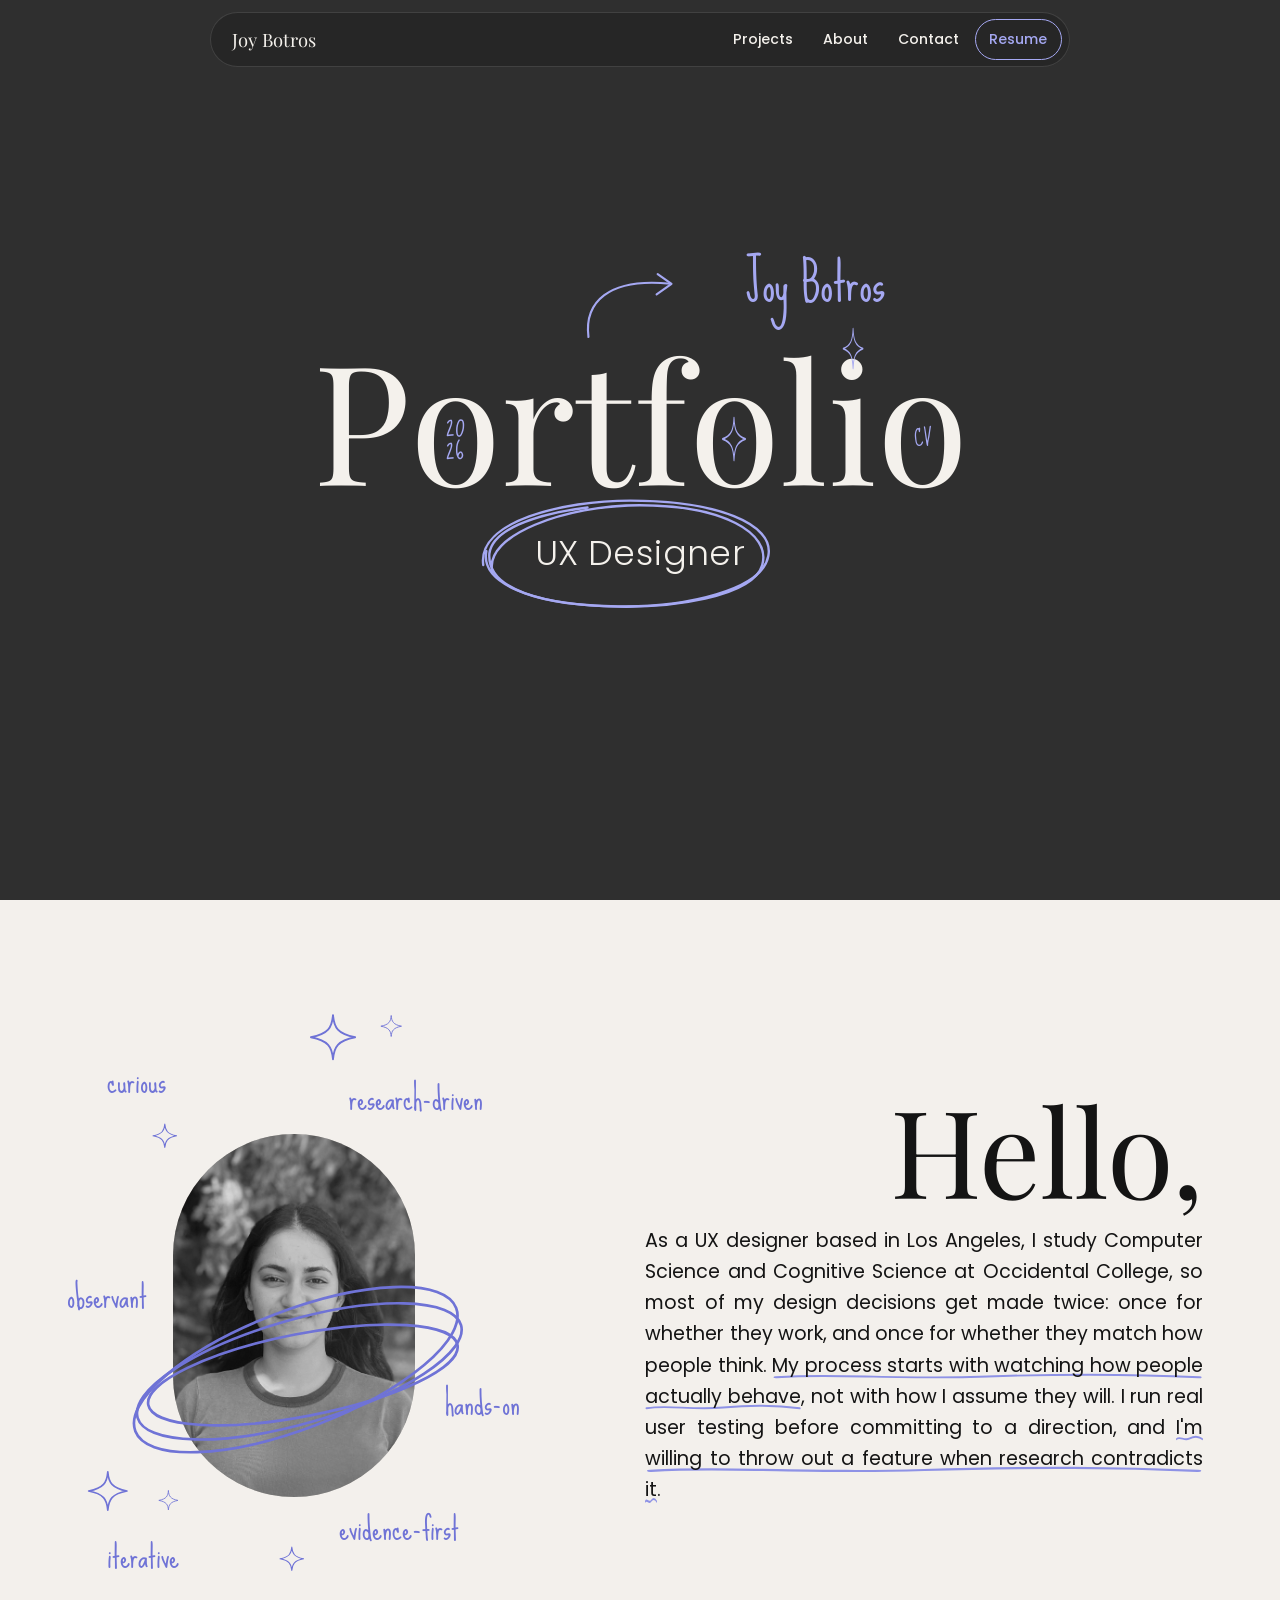
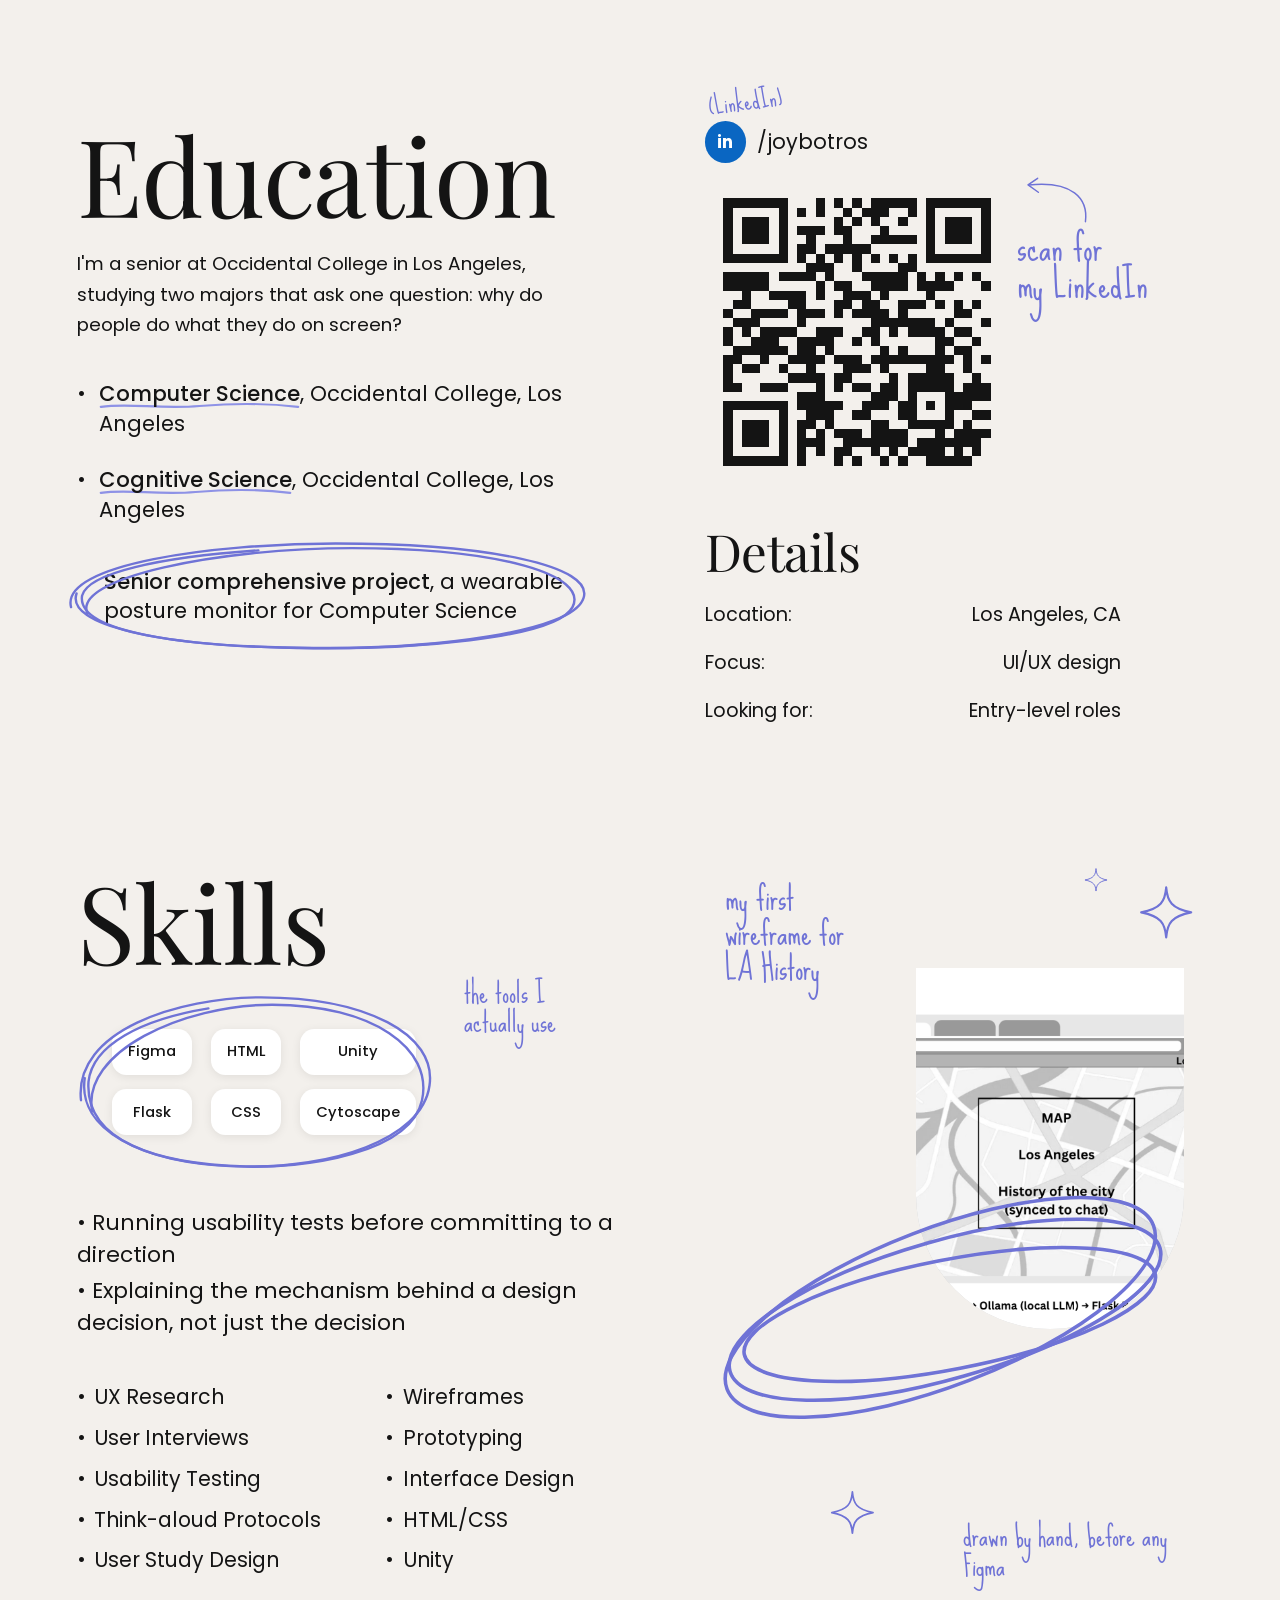
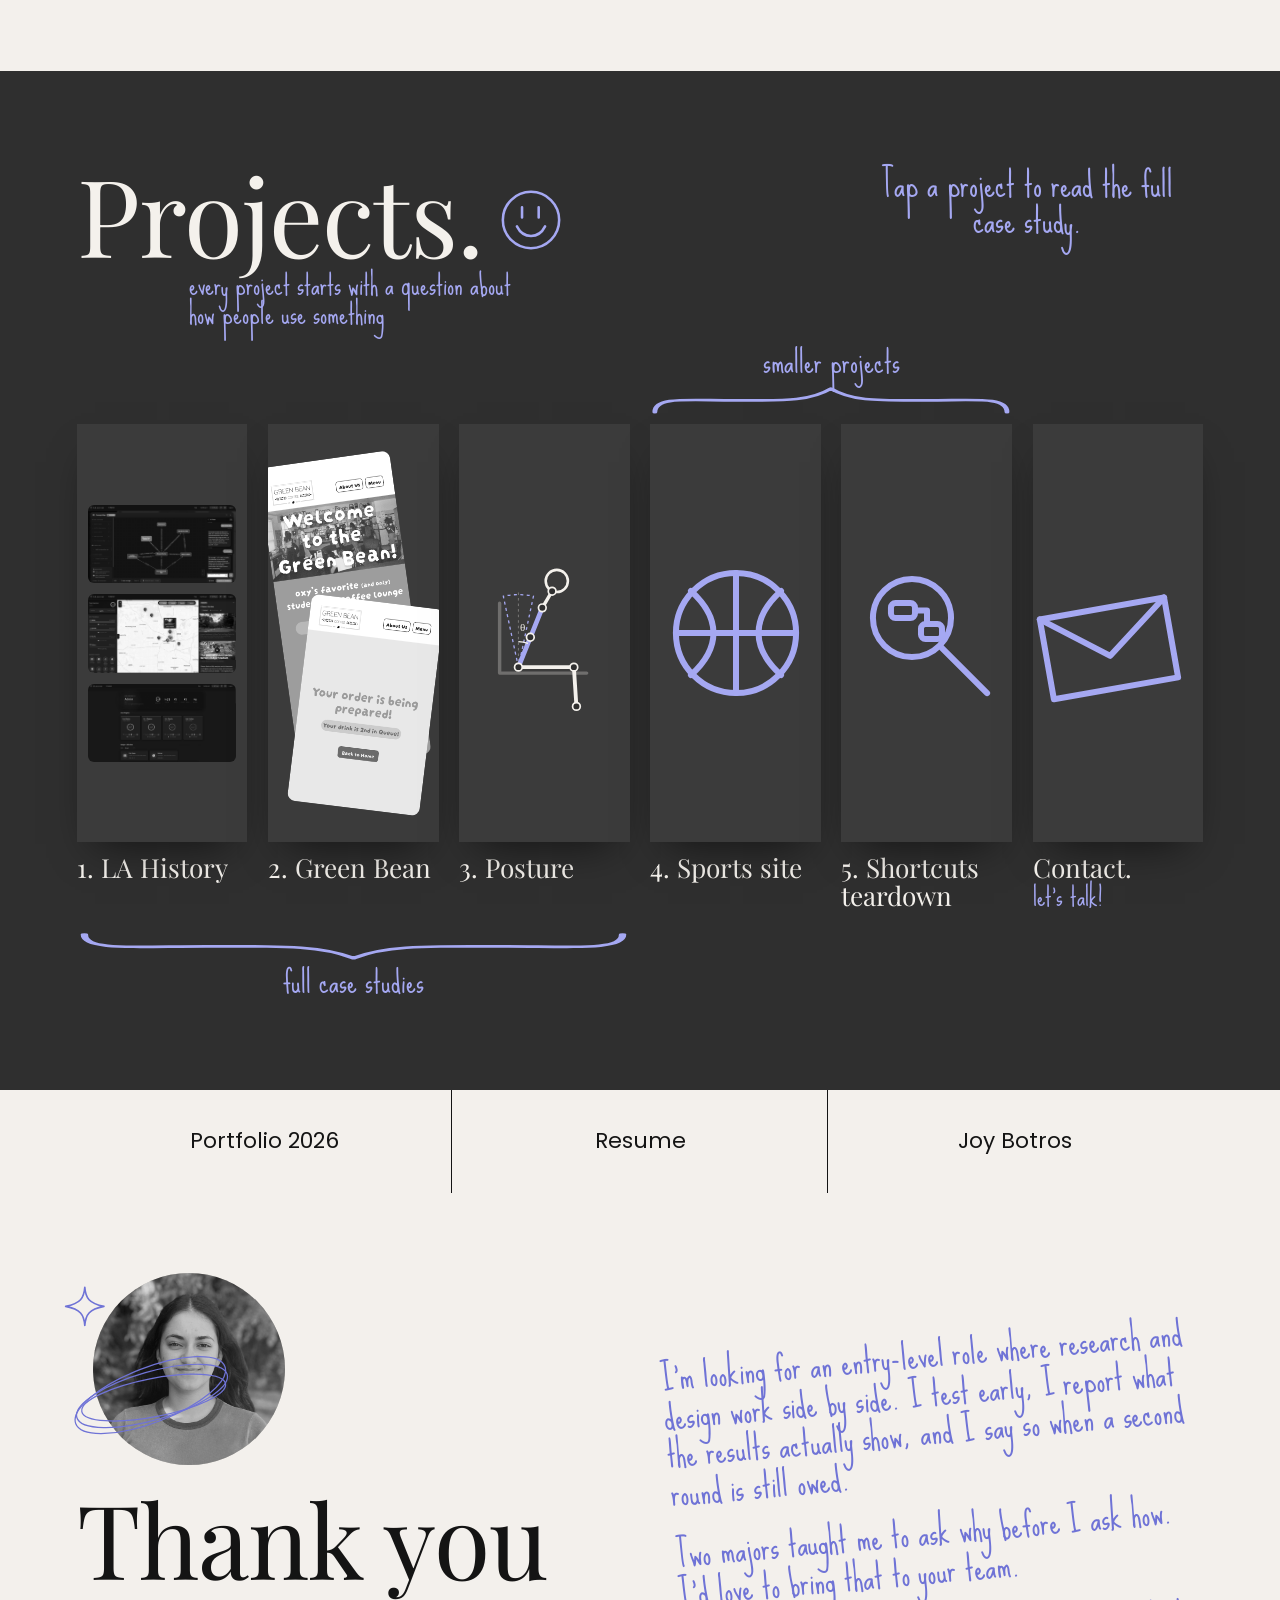
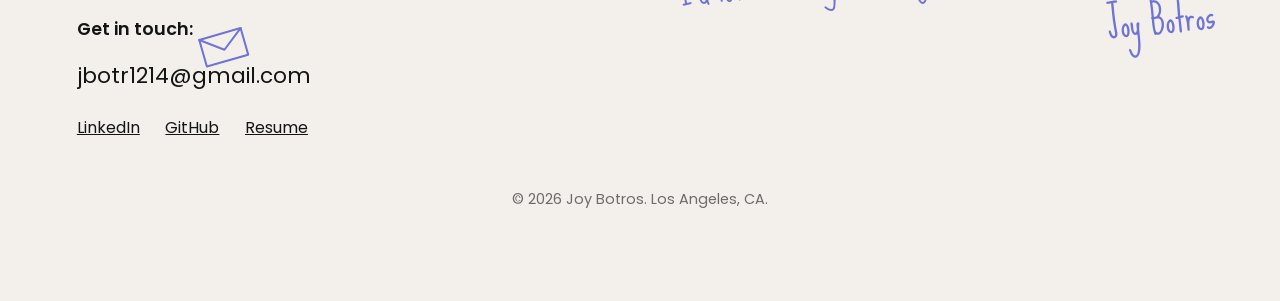
<file: index-2.html>
<!DOCTYPE html>
<html lang="en">
<head>
<meta charset="utf-8">
<meta name="viewport" content="width=device-width, initial-scale=1">
<title>Joy Botros, UX Design</title>
<meta name="description" content="UX design portfolio of Joy Botros. Case studies in LA History, an educational history app, The Green Bean, a campus cafe ordering app, and a wearable posture monitor.">
<meta name="theme-color" content="#2F2F2F">
<link rel="icon" href="data:image/svg+xml,%3Csvg xmlns='http://www.w3.org/2000/svg' viewBox='0 0 64 64'%3E%3Crect width='64' height='64' rx='14' fill='%232F2F2F'/%3E%3Ctext x='32' y='44' font-family='Georgia,serif' font-size='34' text-anchor='middle' fill='%23A5A8F2'%3EJB%3C/text%3E%3C/svg%3E">
<link rel="preconnect" href="https://fonts.googleapis.com">
<link rel="preconnect" href="https://fonts.gstatic.com" crossorigin>
<link href="https://fonts.googleapis.com/css2?family=Playfair+Display:ital,wght@0,400;1,400&family=Poppins:ital,wght@0,300;0,400;0,500;0,600;1,300;1,400&family=Sue+Ellen+Francisco&display=swap" rel="stylesheet">
<style>
:root{
  --char:#2F2F2F; --char-2:#3B3B3B;
  --paper:#F3F0EC; --paper-2:#E7E2DB;
  --ink:#141414; --cream:#F4F1EC;
  --hand-d:#A5A8F2; --hand-l:#6F73D6;
  --serif:"Playfair Display","Bodoni Moda",Georgia,"Times New Roman",serif;
  --sans:"Poppins","Helvetica Neue",Arial,sans-serif;
  --f-hand:"Sue Ellen Francisco","Caveat","Segoe Print","Comic Sans MS",cursive;
}
*,*::before,*::after{box-sizing:border-box}
html{scroll-behavior:smooth;-webkit-text-size-adjust:100%}
@media (prefers-reduced-motion:reduce){html{scroll-behavior:auto}}
b{font-weight:500}
body{margin:0;background:var(--char);color:var(--ink);font-family:var(--sans);font-size:1.0625rem;line-height:1.6;-webkit-font-smoothing:antialiased}
h1,h2,h3,p,dl,dd,figure,ul{margin:0}
ul{padding:0}
p{text-wrap:pretty}
img,svg{display:block;max-width:100%}
a{color:inherit}
[hidden]{display:none!important}
[id]{scroll-margin-top:70px}
:focus-visible{outline:3px solid var(--focus,#4A4EC4);outline-offset:3px;border-radius:4px}
h1[tabindex="-1"]:focus{outline:none}
.sr{position:absolute;width:1px;height:1px;overflow:hidden;clip:rect(0 0 0 0);white-space:nowrap}
.skip{position:absolute;left:1rem;top:-4rem;z-index:100;background:var(--cream);color:var(--ink);padding:.6rem 1rem;border-radius:8px}
.skip:focus{top:1rem}

/* ---- slides ---- */
.slide{position:relative;overflow:hidden;padding:clamp(5.5rem,9vw,8rem) clamp(1.25rem,6vw,5rem) clamp(3.5rem,7vw,6rem)}
.dark{background:var(--char);color:var(--cream);--hand:var(--hand-d);--focus:#C4C6F8}
.light{background:var(--paper);color:var(--ink);--hand:var(--hand-l);--focus:#4A4EC4}
.in{position:relative;max-width:1240px;margin-inline:auto}
.serif{font-family:var(--serif);font-weight:400;letter-spacing:-.01em;line-height:1}
.hand{font-family:var(--f-hand);color:var(--hand);font-weight:400;line-height:1.05}
.h-big{font-size:clamp(3.6rem,8.4vw,7.5rem);line-height:.98}
.pos{position:absolute}

/* ---- doodles ---- */
.d{fill:none;stroke:var(--hand);stroke-width:4;stroke-linecap:round;stroke-linejoin:round;overflow:visible}
.ring{position:absolute;left:-5%;top:-14%;width:110%;height:128%;fill:none;stroke:var(--hand);stroke-width:2.4;stroke-linecap:round;overflow:visible;pointer-events:none}
.circled{position:relative;display:inline-block;padding:.55em 1.25em}
.u{background:url("data:image/svg+xml,%3Csvg xmlns='http://www.w3.org/2000/svg' viewBox='0 0 200 12' preserveAspectRatio='none'%3E%3Cpath d='M2 7C30 2 60 10 100 6S170 3 198 7' fill='none' stroke='%238E92E6' stroke-width='2.6' stroke-linecap='round'/%3E%3C/svg%3E") 0 100%/100% .5em no-repeat;padding-bottom:.14em;-webkit-box-decoration-break:clone;box-decoration-break:clone}

/* ---- nav ---- */
.nav{--focus:#C4C6F8;position:fixed;top:12px;left:50%;transform:translateX(-50%);z-index:60;display:flex;align-items:center;justify-content:space-between;gap:1rem;width:min(860px,calc(100% - 20px));padding:.4rem .45rem .4rem 1.3rem;background:rgba(38,38,38,.92);-webkit-backdrop-filter:blur(10px);backdrop-filter:blur(10px);border:1px solid rgba(255,255,255,.12);border-radius:999px;color:var(--cream);font-size:.88rem;font-weight:500}
.nav a{text-decoration:none}
.brand{white-space:nowrap;font-family:var(--serif);font-size:1.15rem;font-weight:400}
.nav ul{display:flex;gap:.15rem;list-style:none;align-items:center}
.nav li a{display:block;padding:.5rem .85rem;border-radius:999px;transition:color .15s}
.nav li a:hover{color:var(--hand-d)}
.nav li a.r{border:1.5px solid var(--hand-d);color:var(--hand-d)}
.nav li a.r:hover{background:var(--hand-d);color:var(--char)}
@media (max-width:620px){.nav .hs{display:none}.in-o{font-size:.17em}.in-o.cv{font-size:.14em}}

/* ---- title slide ---- */
.s-title{min-height:100svh;display:grid;place-items:center;padding-block:6rem 4rem}
.title-wrap{position:relative;width:fit-content;margin-inline:auto;font-size:clamp(5rem,13vw,12.5rem);text-align:center}
.big{font-family:var(--serif);font-weight:400;font-size:1em;line-height:1;letter-spacing:0;color:var(--cream);margin:0}
.ch{position:relative;display:inline-block;line-height:1}
.in-o{position:absolute;left:50%;top:63%;transform:translate(-50%,-50%);font-family:var(--f-hand);font-style:normal;color:var(--hand);font-size:.15em;line-height:.92;text-align:center;white-space:nowrap}
.in-o.sp{width:.15em;height:.28em;font-size:1em}
.in-o.cv{font-size:.13em}
.ch.i .dot{position:absolute;left:50%;top:-.04em;width:.13em;height:.26em;transform:translateX(-45%)}
.name-note{position:absolute;left:66%;top:-46%;font-family:var(--f-hand);color:var(--hand);font-size:.31em;line-height:1;white-space:nowrap}
.name-arrow{position:absolute;left:41%;top:-.42em;width:.64em;height:.5em}
.role{margin-top:.5rem;font-size:clamp(1.1rem,2.7vw,2.2rem);font-weight:300;text-align:center;letter-spacing:.01em}
.role .circled{padding:.5em 1.4em}

/* ---- hello ---- */
.hello-grid{display:grid;grid-template-columns:minmax(0,.95fr) minmax(0,1.05fr);gap:clamp(2rem,5vw,5rem);align-items:center}
.who{position:relative;aspect-ratio:1/1.12;width:100%;max-width:36rem}
.arch{position:absolute;left:19%;top:21%;width:48%;aspect-ratio:1/1.5;border-radius:999px;overflow:hidden;background:#cfcbc5}
.arch img{width:100%;height:100%;object-fit:cover;filter:grayscale(1)}
.arch.nophoto{display:grid;place-items:center;background:#dad5ce}
.arch.nophoto::after{content:"JB";font-family:var(--serif);font-size:clamp(2.6rem,6vw,4.6rem);color:var(--hand)}
.orbit{stroke-width:3}
.who .orbit{left:-6%;top:44%;width:110%;height:38%}
.tr{position:absolute;font-family:var(--f-hand);color:var(--hand);font-size:clamp(1.25rem,2.5vw,2.2rem);line-height:1;white-space:nowrap}
.hello-r{text-align:right}
.hello{font-size:clamp(4rem,9.5vw,8.5rem);line-height:.95}
.hello-r p{margin:1.2rem 0 0 auto;max-width:36rem;text-align:justify;hyphens:auto;font-size:clamp(1.02rem,1.5vw,1.35rem);line-height:1.62}

/* ---- education ---- */
.edu-grid{display:grid;grid-template-columns:minmax(0,1.05fr) minmax(0,.95fr);gap:clamp(2rem,6vw,6rem)}
.edu-l p{margin-top:1.4rem;max-width:32rem;font-size:clamp(1rem,1.45vw,1.2rem);line-height:1.65}
.bul{list-style:none;margin-top:2.4rem;display:grid;gap:1.7rem;font-size:clamp(1.05rem,1.65vw,1.45rem);line-height:1.4}
.bul li{position:relative;padding-left:1.4rem}
.bul li::before{content:"•";position:absolute;left:0}
.bul .circled{padding:.7em 1.3em;margin-left:-1.4rem}
.bul li:has(.circled)::before{display:none}
.qr-block{position:relative;width:min(100%,19rem)}
.li-note{position:absolute;left:.2rem;top:-2.4rem;transform:rotate(-8deg);font-family:var(--f-hand);color:var(--hand);font-size:1.5rem}
.handle{display:flex;align-items:center;gap:.65rem;font-size:1.3rem}
.badge{display:grid;place-items:center;width:2.6rem;height:2.6rem;border-radius:50%;background:#0A66C2;color:#fff;font-weight:700;font-size:1.05rem}
.qr{width:100%;margin-top:1.1rem}
.qr svg{width:100%;height:auto;fill:var(--ink);shape-rendering:crispEdges}
.qr-hand{position:absolute;left:calc(100% + .5rem);top:15%;width:11rem;font-family:var(--f-hand);color:var(--hand);font-size:clamp(1.7rem,3vw,2.6rem);line-height:.95}
.qr-hand svg{width:4.6rem;height:3rem;margin-bottom:.4rem;transform:scaleX(-1)}
.det-h{margin-top:2.6rem;font-size:clamp(2.2rem,4vw,3.4rem)}
.det{display:grid;grid-template-columns:auto 1fr;gap:1.1rem 2.5rem;margin-top:1.4rem;max-width:26rem;font-size:1.2rem}
.det dt{font-weight:400}
.det dd{text-align:right}

/* ---- skills ---- */
.skills-grid{display:grid;grid-template-columns:minmax(0,1.1fr) minmax(0,.9fr);gap:clamp(2rem,5vw,5rem)}
.tools{position:relative;display:inline-grid;grid-template-columns:repeat(3,auto);gap:.9rem 1.2rem;padding:1.9rem 2.2rem;margin:1.6rem 0 2.6rem}
.tools .ring{left:-3%;top:-5%;width:106%;height:110%}
.tool{background:#fff;border-radius:.9rem;padding:.7rem 1rem;font-weight:500;font-size:.92rem;text-align:center;box-shadow:0 2px 10px rgba(0,0,0,.08)}
.tools-note{position:absolute;left:calc(100% + .8rem);top:-1.2rem;width:9rem;font-family:var(--f-hand);color:var(--hand);font-size:clamp(1.3rem,2.2vw,1.9rem);line-height:1}
.principles{list-style:none;display:grid;gap:.3rem;font-size:clamp(1.05rem,1.7vw,1.45rem);line-height:1.45;max-width:36rem}
.skill-cols{display:grid;grid-template-columns:1fr 1fr;gap:0 2rem;margin-top:2.4rem;font-size:clamp(1rem,1.6vw,1.4rem);line-height:2}
.skill-cols li{list-style:none;position:relative;padding-left:1.1rem}
.skill-cols li::before{content:"•";position:absolute;left:0}
.sk-r{position:relative;min-height:34rem}
.sk-r .cap-t{left:0;top:2%;width:9rem;font-size:clamp(1.5rem,2.6vw,2.3rem)}
.sk-arch{position:absolute;right:4%;top:14%;width:56%;aspect-ratio:1/1.35;border-radius:0 0 999px 999px;overflow:hidden;background:#ccc}
.sk-arch img{width:100%;height:100%;object-fit:cover;filter:grayscale(1)}
.sk-r .orbit{left:-4%;top:42%;width:112%;height:40%}
.sk-r .cap-b{right:0;bottom:0;width:15rem;font-size:clamp(1.3rem,2.2vw,1.9rem);text-align:left}

/* ---- projects ---- */
.p-head{display:flex;justify-content:space-between;align-items:flex-start;gap:2rem}
.p-head>div{flex:0 1 32rem}
.p-title{display:flex;align-items:center;gap:1rem}
.p-title .smile{width:clamp(2.8rem,5vw,4.4rem);height:clamp(2.8rem,5vw,4.4rem);margin-top:.8rem}
.p-note-r{max-width:22rem;text-align:center;font-size:clamp(1.5rem,2.7vw,2.3rem);margin-top:.4rem}
.p-note-l{margin:.3rem 0 0 clamp(2rem,10vw,7rem);max-width:22rem;font-size:clamp(1.3rem,2.2vw,1.9rem)}
.brace-row,.tiles{display:grid;grid-template-columns:repeat(6,minmax(0,1fr));gap:clamp(.6rem,1.6vw,1.6rem)}
.brace-row{align-items:end;margin-top:1rem}
.brace-row .b{grid-column:4/span 2;text-align:center}
.brace-row .b .hand{font-size:clamp(1.4rem,2.4vw,2.1rem)}
.brace-row .b svg{width:100%;height:1.8rem;margin-top:.3rem}
.tiles{margin-top:.6rem}
.tile{display:block;text-decoration:none;color:inherit}
.box{position:relative;aspect-ratio:1/2.45;background:var(--char-2);overflow:hidden;box-shadow:0 20px 40px -18px rgba(0,0,0,.6)}
.box .stk{position:absolute;inset:0;display:flex;flex-direction:column;justify-content:center;gap:.7rem;padding:.7rem}
.box img{width:100%;height:auto;border-radius:6px;filter:grayscale(1);transition:filter .3s}
.tile:hover img,.tile:focus-visible img{filter:none}
.box .cen{position:absolute;left:50%;top:50%;width:88%;transform:translate(-50%,-50%)}
.box .ph{position:absolute;width:78%;border-radius:8px}
.tile h3{margin-top:.75rem;font-family:var(--serif);font-weight:400;font-size:clamp(1rem,2.05vw,1.85rem);line-height:1.05}
.tile .hand{font-size:clamp(1.2rem,2vw,1.7rem);margin-top:.15rem}
.brace-b{margin-top:1rem}
.brace-b .b{grid-column:1/span 3;text-align:center}
.brace-b svg{width:100%;height:1.8rem;transform:scaleY(-1);margin-bottom:.3rem}
.brace-b .hand{font-size:clamp(1.4rem,2.4vw,2.1rem)}
@media (max-width:900px){
  .tiles{grid-template-columns:repeat(3,minmax(0,1fr));gap:1.2rem}
  .brace-row{display:none}
  .box{aspect-ratio:1/1.6}
}
@media (max-width:520px){.tiles{grid-template-columns:repeat(2,minmax(0,1fr))}}

/* ---- thank you ---- */
.s-thanks{padding-top:0}
.top-row{display:grid;grid-template-columns:repeat(3,1fr);text-align:center;font-size:clamp(.95rem,1.7vw,1.5rem);font-weight:400;border-bottom:0;height:clamp(3.4rem,8vw,7rem);align-items:center;margin-bottom:clamp(2rem,5vw,4rem)}
.top-row>*{position:relative;height:100%;display:grid;place-items:center;text-decoration:none}
.top-row>*:not(:last-child)::after{content:"";position:absolute;right:0;top:0;height:100%;width:1px;background:var(--ink)}
.thanks-grid{display:grid;grid-template-columns:minmax(0,1fr) minmax(0,1fr);gap:clamp(2rem,5vw,5rem);align-items:center}
.me{position:relative;width:clamp(8rem,17vw,12rem);aspect-ratio:1;border-radius:50%;overflow:hidden;background:#cfcbc5;margin:1rem 0 1.4rem 1rem}
.me img{width:100%;height:100%;object-fit:cover;filter:grayscale(1)}
.me.nophoto{display:grid;place-items:center;background:#dad5ce}
.me.nophoto::after{content:"JB";font-family:var(--serif);font-size:clamp(2rem,4vw,3rem);color:var(--hand)}
.me-wrap{position:relative;width:fit-content}
.me-wrap .orbit{left:-14%;top:38%;width:135%;height:52%}
.thanks{font-size:clamp(3.4rem,8vw,7.2rem);line-height:1}
.git{margin-top:1.6rem;font-weight:600;font-size:1.1rem}
.mail{position:relative;display:inline-block;margin-top:1rem;font-size:clamp(1rem,1.7vw,1.35rem);text-decoration:none}
.mail:hover{text-decoration:underline}
.mail .env{position:absolute;left:52%;top:-2.1rem;width:3.2rem;height:2.6rem;transform:rotate(-16deg)}
.other{display:flex;flex-wrap:wrap;gap:.4rem 1.6rem;margin-top:1.3rem;font-size:1rem}
.letter{font-family:var(--f-hand);color:var(--hand);font-size:clamp(1.5rem,2.7vw,2.4rem);line-height:1.12;transform:rotate(-5deg);max-width:34rem;margin-inline:auto}
.letter p+p{margin-top:1.4rem}
.letter .sig{text-align:right;margin-top:1.6rem;font-size:1.15em}
.foot{margin-top:3rem;font-size:.9rem;opacity:.6;text-align:center}

/* ---- case studies ---- */
.back{display:inline-flex;align-items:center;gap:.5rem;text-decoration:none;font-family:var(--f-hand);color:var(--hand);font-size:1.7rem;margin-bottom:1.6rem}
.back svg{width:3rem;height:1.6rem}
.back:hover{text-decoration:underline}
.c-intro-grid{display:grid;grid-template-columns:minmax(0,.95fr) minmax(0,1.05fr);gap:clamp(2rem,5vw,5rem);align-items:center}
.c-title{font-size:clamp(3.4rem,7.6vw,6.8rem);line-height:.98}
.c-intro-grid p.lead{margin-top:1.4rem;max-width:34rem;font-size:clamp(1.02rem,1.5vw,1.3rem);line-height:1.6}
.c-list{margin:1.1rem 0 0;padding-left:1.2rem;max-width:34rem;line-height:1.55}
.c-list li{margin-bottom:.4rem}
.c-meta{display:grid;grid-template-columns:1fr 1fr;gap:1.1rem 2rem;margin-top:2rem;max-width:36rem}
.c-meta dt{font-family:var(--f-hand);color:var(--hand);font-size:1.5rem;line-height:1}
.c-meta dd{font-size:.95rem;line-height:1.45;margin-top:.15rem}
.challenge{position:relative;margin-top:3rem}
.challenge .hand{display:inline-flex;align-items:flex-start;gap:.4rem;font-size:clamp(1.7rem,3vw,2.5rem)}
.challenge .hand svg{width:3.4rem;height:2.4rem;margin-top:-.4rem}
.challenge .circled{display:block;width:fit-content;max-width:30rem;margin:.9rem 0 0 .5rem;font-size:clamp(1.05rem,1.6vw,1.3rem);line-height:1.45}
.frames{position:relative;width:100%;aspect-ratio:1/1.02}
.fr{position:absolute;margin:0;border-radius:14px;overflow:hidden;background:#1d1d1d;box-shadow:0 30px 50px -22px rgba(0,0,0,.75);border:1px solid rgba(255,255,255,.08)}
.fr img{width:100%;height:auto}
.lbl{position:absolute;font-family:var(--f-hand);color:var(--hand);font-size:clamp(1.3rem,2.2vw,1.9rem);line-height:1}
.lbl.v{writing-mode:vertical-rl;transform:rotate(180deg)}
.la-a{left:0;top:5%;width:82%;rotate:-6deg}
.la-b{right:0;bottom:5%;width:62%;rotate:5deg}
.gb-a{left:6%;top:4%;width:40%;rotate:-9deg}
.gb-b{right:8%;bottom:2%;width:42%;rotate:7deg}
.po-fig{position:absolute;inset:4% 10% 4% 0;width:90%;height:92%;overflow:visible}
.po-fig .fig{width:100%;height:100%;--cream:#F4F1EC}
.stat-zone{position:relative;aspect-ratio:1/1.05;width:100%;max-width:36rem}
.dev{position:absolute;left:26%;top:12%;width:46%;margin:0;border-radius:18px;overflow:hidden;background:#fff;box-shadow:0 26px 44px -20px rgba(0,0,0,.45);border:1px solid rgba(0,0,0,.08)}
.dev img,.dev svg{width:100%;height:auto}
.dev.tall{left:34%;width:32%}
.dev.wide{left:14%;top:22%;width:72%}
.stat{position:absolute;text-align:center;font-family:var(--f-hand);color:var(--hand);line-height:.95;padding:1.2rem 1.6rem}
.stat b{display:block;font-weight:400;font-size:clamp(2.6rem,5.2vw,4.4rem)}
.stat span{display:block;font-size:clamp(1.15rem,2.1vw,1.75rem);max-width:9rem;margin-inline:auto}
.stat .ring{left:-6%;top:-8%;width:112%;height:116%}
.stat-zone .orbit{left:-6%;top:40%;width:112%;height:36%}
.c-two{display:grid;grid-template-columns:minmax(0,1fr) minmax(0,1fr);gap:clamp(2rem,5vw,5rem);align-items:center}
.c-r{text-align:right}
.c-h{font-size:clamp(3.2rem,6.4vw,5.6rem);line-height:.98}
.c-r .txt{margin:1.3rem 0 0 auto;max-width:36rem;text-align:justify;hyphens:auto;font-size:clamp(1.02rem,1.45vw,1.25rem);line-height:1.62}
.c-r .txt+.txt{margin-top:1rem}
.hh{font-family:var(--f-hand);color:var(--hand);font-size:1.35em;line-height:1;margin-right:.25em}
.quote{position:relative;margin:2.4rem 0 0 auto;max-width:34rem;font-style:italic;font-weight:300;font-size:clamp(1.05rem,1.5vw,1.3rem);line-height:1.6;text-align:right}
.quote .att{display:block;margin-top:.7rem;font-style:normal;font-family:var(--f-hand);color:var(--hand);font-size:1.7rem}
.qm{font-family:var(--f-hand);color:var(--hand);font-style:normal;font-size:2.6rem;line-height:0;vertical-align:-.35em;margin-inline:.1em}
.cap{font-family:var(--f-hand);color:var(--hand);font-size:clamp(1.2rem,2vw,1.6rem);line-height:1.05;margin-top:.5rem}
.figs{display:grid;grid-template-columns:repeat(auto-fit,minmax(min(100%,17rem),1fr));gap:2rem;margin-top:3.5rem;align-items:start}
.figs img{width:100%;height:auto;border-radius:12px;box-shadow:0 20px 36px -20px rgba(0,0,0,.55);border:1px solid rgba(128,128,128,.25);background:#fff}
.figs.phones{grid-template-columns:repeat(auto-fit,minmax(min(100%,13rem),1fr));max-width:56rem}
.figs.phones img{max-width:19rem}
.c-design .c-h{max-width:40rem}
.ba-list{display:grid;gap:2.6rem;margin-top:2.6rem}
.ba-t{font-family:var(--f-hand);color:var(--hand);font-size:clamp(1.8rem,3vw,2.6rem);line-height:1}
.ba{display:grid;grid-template-columns:1fr 1fr;gap:clamp(1.5rem,4vw,4rem);margin-top:.9rem}
.ba>div{display:grid;grid-template-columns:2.8rem 1fr;gap:1rem;align-items:start}
.ba svg{width:2.8rem;height:2.8rem}
.ba .l{font-family:var(--f-hand);color:var(--hand);font-size:1.6rem;line-height:1}
.ba p{margin-top:.25rem;font-size:clamp(1.02rem,1.45vw,1.25rem);line-height:1.55}
.ba .before p{opacity:.7}
.btn{display:inline-block;margin-top:1.8rem;padding:.8rem 1.6rem;border:1.5px solid var(--hand);border-radius:999px;text-decoration:none;font-weight:500;color:inherit;transition:background .2s,color .2s}
.btn:hover{background:var(--hand);color:var(--char)}
.steps{display:grid;grid-template-columns:repeat(auto-fit,minmax(min(100%,14rem),1fr));gap:2.4rem;margin-top:3rem;list-style:none}
.steps li{position:relative}
.steps .n{position:relative;display:inline-block;font-family:var(--f-hand);color:var(--hand);font-size:3rem;line-height:1;padding:.3em .6em}
.steps .n .ring{left:0;top:0;width:100%;height:100%}
.steps h3{font-family:var(--serif);font-weight:400;font-size:clamp(1.4rem,2vw,1.8rem);line-height:1.1;margin-top:.8rem}
.steps p{margin-top:.6rem;font-size:1.02rem;line-height:1.55}
.next-c{display:block;margin-top:4rem;text-decoration:none}
.next-c .hand{font-size:clamp(1.6rem,2.6vw,2.2rem)}
.next-c .serif{display:block;font-size:clamp(2.8rem,7vw,6rem);line-height:.98;margin-top:.4rem;text-decoration:underline;text-decoration-color:transparent;text-decoration-thickness:2px;text-underline-offset:.1em;transition:text-decoration-color .2s}
.next-c:hover .serif{text-decoration-color:var(--hand)}
.txt-l{max-width:38rem;font-size:clamp(1.05rem,1.55vw,1.3rem);line-height:1.65;margin-top:1.4rem}

@media (max-width:900px){
  .p-head{flex-direction:column}
  .hello-grid,.edu-grid,.skills-grid,.c-intro-grid,.c-two,.thanks-grid{grid-template-columns:1fr}
  .hello-r{order:-1}
  .who{margin-inline:auto}
  .qr-hand{position:static;width:auto;margin-top:.8rem;display:flex;align-items:center;gap:.6rem}
  .qr-hand svg{margin:0}
  .tools-note{position:static;width:auto;margin-top:.6rem}
  .sk-r{min-height:30rem}
  .c-r{text-align:left}
  .c-r .txt,.quote{margin-left:0;text-align:left}
  .ba{grid-template-columns:1fr}
  .frames{max-width:34rem;margin-inline:auto}
  .stat-zone{margin-inline:auto}
  .top-row{font-size:.85rem}
}
</style>
<noscript><style>[hidden]{display:block!important}</style></noscript>
</head>
<body>

<svg width="0" height="0" style="position:absolute" aria-hidden="true" focusable="false">
  <defs>
    <symbol id="d-sparkle" viewBox="0 0 100 100"><path d="M50 4C52 30 60 43 96 50C60 57 52 70 50 96C48 70 40 57 4 50C40 43 48 30 50 4Z"/></symbol>
    <symbol id="d-arrow" viewBox="0 0 200 130"><path d="M14 124C6 60 50 12 168 24"/><path d="M144 6L170 24L142 44"/></symbol>
    <symbol id="d-arrow-l" viewBox="0 0 120 60"><path d="M112 34C80 46 44 44 12 28"/><path d="M32 8L10 28L36 48"/></symbol>
    <symbol id="d-smile" viewBox="0 0 100 100"><circle cx="50" cy="50" r="44"/><path d="M36 30V46M62 30V46"/><path d="M28 60C38 80 62 80 72 60"/></symbol>
    <symbol id="d-sad" viewBox="0 0 100 100"><circle cx="50" cy="50" r="44"/><path d="M36 30V46M62 30V46"/><path d="M30 76C40 58 60 58 70 76"/></symbol>
    <symbol id="d-envelope" viewBox="0 0 100 80"><path d="M8 14H92V68H8Z"/><path d="M8 14L50 46L92 14"/></symbol>
    <symbol id="d-orbit" viewBox="0 0 400 240">
      <ellipse cx="200" cy="120" rx="188" ry="58" transform="rotate(-16 200 120)"/>
      <ellipse cx="204" cy="124" rx="176" ry="46" transform="rotate(-11 204 124)"/>
      <ellipse cx="196" cy="118" rx="192" ry="66" transform="rotate(-21 196 118)"/>
    </symbol>
    <symbol id="d-brace" viewBox="0 0 300 44"><path d="M4 40C4 16 30 22 70 22C110 22 132 24 150 4C168 24 190 22 230 22C270 22 296 16 296 40"/></symbol>
    <symbol id="d-smile-big" viewBox="0 0 100 100"><circle cx="50" cy="50" r="44"/><path d="M36 30V46M62 30V46"/><path d="M28 60C38 80 62 80 72 60"/></symbol>
    <symbol id="d-ball" viewBox="0 0 100 100"><circle cx="50" cy="50" r="40"/><path d="M50 10V90M10 50H90M20 22C40 40 40 60 20 78M80 22C60 40 60 60 80 78"/></symbol>
    <symbol id="d-tear" viewBox="0 0 100 100"><circle cx="40" cy="40" r="26"/><path d="M60 60L90 90"/><rect x="26" y="30" width="16" height="10" rx="3"/><rect x="46" y="44" width="14" height="10" rx="3"/><path d="M42 35H50V44"/></symbol>

    <path id="ring-a" vector-effect="non-scaling-stroke" d="M8 60C4 22 60 4 104 4C160 4 198 24 194 52C190 82 140 97 96 96C48 95 10 82 12 50C14 30 40 16 76 10"/>
    <path id="ring-b" vector-effect="non-scaling-stroke" d="M14 66C8 34 62 8 110 8C164 8 196 32 190 60C184 88 130 98 90 96C40 94 6 76 10 48"/>

    <symbol id="posture-art" viewBox="0 0 400 440">
      <rect width="400" height="440" fill="#ECE8E1"/>
      <path d="M140 300L104.7 133.7A170 170 0 0 1 175.3 133.7Z" fill="var(--hand)" opacity=".25"/>
      <path d="M140 300V118" stroke="var(--ink)" stroke-opacity=".4" stroke-width="2" stroke-dasharray="6 7" fill="none"/>
      <path d="M96 150V314H300" fill="none" stroke="var(--ink)" stroke-opacity=".2" stroke-width="10" stroke-linecap="round" stroke-linejoin="round"/>
      <path d="M140 300H270L276 392" fill="none" stroke="var(--ink)" stroke-width="12" stroke-linecap="round" stroke-linejoin="round"/>
      <path d="M140 300L196 161" stroke="var(--hand)" stroke-width="14" stroke-linecap="round" fill="none"/>
      <path d="M196 161L219 122" stroke="var(--ink)" stroke-width="10" stroke-linecap="round" fill="none"/>
      <circle cx="230" cy="98" r="26" fill="var(--ink)"/>
      <path d="M140 240A60 60 0 0 1 162.5 244.4" fill="none" stroke="var(--ink)" stroke-width="3"/>
      <text x="144" y="216" font-family="Sue Ellen Francisco, Georgia, serif" font-size="26" fill="var(--ink)">θ</text>
      <g fill="#ECE8E1" stroke="var(--ink)" stroke-width="4"><circle cx="140" cy="300" r="9"/><circle cx="168" cy="230" r="9"/><circle cx="196" cy="161" r="9"/><circle cx="219" cy="122" r="9"/><circle cx="270" cy="300" r="9"/><circle cx="276" cy="392" r="9"/></g>
    </symbol>

    <symbol id="posture-line" viewBox="0 0 400 440">
      <path d="M140 300L104.7 133.7A170 170 0 0 1 175.3 133.7Z" fill="none" stroke="var(--hand)" stroke-width="3" stroke-dasharray="7 8"/>
      <path d="M140 300V118" stroke="var(--cream)" stroke-opacity=".4" stroke-width="2" stroke-dasharray="6 7" fill="none"/>
      <path d="M96 150V314H300" fill="none" stroke="var(--cream)" stroke-opacity=".28" stroke-width="8" stroke-linecap="round" stroke-linejoin="round"/>
      <path d="M140 300H270L276 392" fill="none" stroke="var(--cream)" stroke-width="9" stroke-linecap="round" stroke-linejoin="round"/>
      <path d="M140 300L196 161" stroke="var(--hand)" stroke-width="11" stroke-linecap="round" fill="none"/>
      <path d="M196 161L219 122" stroke="var(--cream)" stroke-width="8" stroke-linecap="round" fill="none"/>
      <circle cx="230" cy="98" r="26" fill="none" stroke="var(--cream)" stroke-width="6"/>
      <path d="M140 240A60 60 0 0 1 162.5 244.4" fill="none" stroke="var(--cream)" stroke-width="3"/>
      <text x="144" y="216" font-family="Sue Ellen Francisco, Georgia, serif" font-size="26" fill="var(--cream)">θ</text>
      <g fill="#2F2F2F" stroke="var(--cream)" stroke-width="4"><circle cx="140" cy="300" r="9"/><circle cx="168" cy="230" r="9"/><circle cx="196" cy="161" r="9"/><circle cx="219" cy="122" r="9"/><circle cx="270" cy="300" r="9"/><circle cx="276" cy="392" r="9"/></g>
    </symbol>
  </defs>
</svg>

<a class="skip" href="#main">Skip to content</a>

<header class="nav">
  <a class="brand" href="#top">Joy Botros</a>
  <nav aria-label="Primary">
    <ul>
      <li><a href="#projects">Projects</a></li>
      <li class="hs"><a href="#about">About</a></li>
      <li><a href="#contact">Contact</a></li>
      <li><a class="r" href="resume.pdf" target="_blank" rel="noopener">Resume</a></li>
    </ul>
  </nav>
</header>

<main id="main">

<!-- =====================  HOME  ===================== -->
<div id="view-home">

  <!-- Title -->
  <section class="slide dark s-title" id="top">
    <div class="in" style="text-align:center">
      <div class="title-wrap">
        <span class="name-note" aria-hidden="true">Joy Botros</span>
        <svg class="d name-arrow" viewBox="0 0 200 130" aria-hidden="true"><use href="#d-arrow"/></svg>
        <h1 class="big" aria-label="Portfolio 2026. Joy Botros, UX Designer."><span aria-hidden="true">P<span class="ch">o<em class="in-o">20<br>26</em></span>rtf<span class="ch">o<svg class="d in-o sp" viewBox="0 0 100 100" preserveAspectRatio="none"><use href="#d-sparkle"/></svg></span>l<span class="ch i">i<svg class="d dot" viewBox="0 0 100 100" preserveAspectRatio="none"><use href="#d-sparkle"/></svg></span><span class="ch">o<em class="in-o cv">CV</em></span></span></h1>
      </div>
      <p class="role"><span class="circled">UX Designer<svg class="ring" viewBox="0 0 200 100" preserveAspectRatio="none" aria-hidden="true"><use href="#ring-a"/><use href="#ring-b"/></svg></span></p>
    </div>
  </section>

  <!-- Hello -->
  <section class="slide light s-hello" id="about">
    <div class="in hello-grid">
      <div class="who">
        <div class="arch"><img src="images/joy.jpg" alt="Portrait of Joy Botros" onerror="this.parentNode.classList.add('nophoto');this.remove()"></div>
        <svg class="d pos orbit" viewBox="0 0 400 240" aria-hidden="true"><use href="#d-orbit"/></svg>
        <span class="tr" style="left:6%;top:9%">curious</span>
        <svg class="d pos" style="left:15%;top:19%;width:1.6rem;height:1.6rem" viewBox="0 0 100 100" aria-hidden="true"><use href="#d-sparkle"/></svg>
        <svg class="d pos" style="left:46%;top:-1%;width:3rem;height:3.4rem" viewBox="0 0 100 100" aria-hidden="true"><use href="#d-sparkle"/></svg>
        <svg class="d pos" style="left:60%;top:0;width:1.4rem;height:1.4rem" viewBox="0 0 100 100" aria-hidden="true"><use href="#d-sparkle"/></svg>
        <span class="tr" style="left:54%;top:12%">research-driven</span>
        <span class="tr" style="left:-2%;top:47%">observant</span>
        <span class="tr" style="left:73%;top:66%">hands-on</span>
        <span class="tr" style="left:52%;top:88%">evidence-first</span>
        <span class="tr" style="left:6%;top:93%">iterative</span>
        <svg class="d pos" style="left:2%;top:80%;width:2.6rem;height:3rem" viewBox="0 0 100 100" aria-hidden="true"><use href="#d-sparkle"/></svg>
        <svg class="d pos" style="left:16%;top:84%;width:1.3rem;height:1.3rem" viewBox="0 0 100 100" aria-hidden="true"><use href="#d-sparkle"/></svg>
        <svg class="d pos" style="left:40%;top:94%;width:1.6rem;height:1.6rem" viewBox="0 0 100 100" aria-hidden="true"><use href="#d-sparkle"/></svg>
      </div>
      <div class="hello-r">
        <h2 class="serif hello">Hello,</h2>
        <p>As a UX designer based in Los Angeles, I study Computer Science and Cognitive Science at Occidental College, so most of my design decisions get made twice: once for whether they work, and once for whether they match how people think. <span class="u">My process starts with watching how people actually behave</span>, not with how I assume they will. I run real user testing before committing to a direction, and <span class="u">I'm willing to throw out a feature when research contradicts it</span>.</p>
      </div>
    </div>
  </section>

  <!-- Education -->
  <section class="slide light s-edu" id="education" style="padding-top:clamp(2rem,4vw,4rem)">
    <div class="in edu-grid">
      <div class="edu-l">
        <h2 class="serif h-big">Education</h2>
        <p>I'm a senior at Occidental College in Los Angeles, studying two majors that ask one question: why do people do what they do on screen?</p>
        <ul class="bul">
          <li><b><span class="u">Computer Science</span></b>, Occidental College, Los Angeles</li>
          <li><b><span class="u">Cognitive Science</span></b>, Occidental College, Los Angeles</li>
          <li><span class="circled"><b>Senior comprehensive project</b>, a wearable posture monitor for Computer Science<svg class="ring" viewBox="0 0 200 100" preserveAspectRatio="none" aria-hidden="true"><use href="#ring-a"/><use href="#ring-b"/></svg></span></li>
        </ul>
      </div>
      <div class="edu-r">
        <div class="qr-block">
          <span class="li-note" aria-hidden="true">(LinkedIn)</span>
          <div class="handle"><span class="badge" aria-hidden="true">in</span><a href="https://www.linkedin.com/in/joybotros/" target="_blank" rel="noopener" style="text-decoration:none">/joybotros</a></div>
          <div class="qr">
            <svg viewBox="0 0 33 33" role="img" aria-label="QR code linking to Joy Botros on LinkedIn"><path d="M2 2h7v1h-7zM12 2h1v1h-1zM14 2h1v1h-1zM16 2h1v1h-1zM18 2h5v1h-5zM24 2h7v1h-7zM2 3h1v1h-1zM8 3h1v1h-1zM10 3h1v1h-1zM12 3h1v1h-1zM15 3h1v1h-1zM17 3h3v1h-3zM22 3h1v1h-1zM24 3h1v1h-1zM30 3h1v1h-1zM2 4h1v1h-1zM4 4h3v1h-3zM8 4h1v1h-1zM14 4h1v1h-1zM16 4h1v1h-1zM18 4h1v1h-1zM21 4h1v1h-1zM24 4h1v1h-1zM26 4h3v1h-3zM30 4h1v1h-1zM2 5h1v1h-1zM4 5h3v1h-3zM8 5h1v1h-1zM10 5h3v1h-3zM14 5h2v1h-2zM19 5h1v1h-1zM24 5h1v1h-1zM26 5h3v1h-3zM30 5h1v1h-1zM2 6h1v1h-1zM4 6h3v1h-3zM8 6h1v1h-1zM11 6h1v1h-1zM15 6h1v1h-1zM18 6h5v1h-5zM24 6h1v1h-1zM26 6h3v1h-3zM30 6h1v1h-1zM2 7h1v1h-1zM8 7h1v1h-1zM10 7h2v1h-2zM13 7h5v1h-5zM24 7h1v1h-1zM30 7h1v1h-1zM2 8h7v1h-7zM10 8h1v1h-1zM12 8h1v1h-1zM14 8h1v1h-1zM16 8h1v1h-1zM18 8h1v1h-1zM20 8h1v1h-1zM22 8h1v1h-1zM24 8h7v1h-7zM11 9h3v1h-3zM16 9h1v1h-1zM21 9h2v1h-2zM2 10h5v1h-5zM8 10h4v1h-4zM13 10h1v1h-1zM17 10h5v1h-5zM23 10h1v1h-1zM25 10h1v1h-1zM27 10h1v1h-1zM29 10h1v1h-1zM2 11h5v1h-5zM12 11h1v1h-1zM14 11h2v1h-2zM18 11h4v1h-4zM23 11h4v1h-4zM30 11h1v1h-1zM4 12h1v1h-1zM7 12h4v1h-4zM12 12h1v1h-1zM15 12h3v1h-3zM19 12h1v1h-1zM24 12h1v1h-1zM3 13h2v1h-2zM9 13h2v1h-2zM14 13h2v1h-2zM17 13h2v1h-2zM21 13h3v1h-3zM25 13h1v1h-1zM27 13h1v1h-1zM29 13h1v1h-1zM2 14h1v1h-1zM5 14h4v1h-4zM10 14h3v1h-3zM14 14h1v1h-1zM16 14h4v1h-4zM21 14h1v1h-1zM27 14h2v1h-2zM3 15h3v1h-3zM10 15h1v1h-1zM18 15h7v1h-7zM26 15h1v1h-1zM30 15h1v1h-1zM2 16h1v1h-1zM4 16h1v1h-1zM6 16h4v1h-4zM12 16h3v1h-3zM17 16h2v1h-2zM20 16h1v1h-1zM22 16h4v1h-4zM27 16h2v1h-2zM2 17h1v1h-1zM5 17h3v1h-3zM10 17h4v1h-4zM16 17h1v1h-1zM18 17h1v1h-1zM25 17h2v1h-2zM29 17h1v1h-1zM3 18h6v1h-6zM10 18h2v1h-2zM13 18h1v1h-1zM19 18h1v1h-1zM21 18h1v1h-1zM25 18h1v1h-1zM27 18h2v1h-2zM2 19h2v1h-2zM6 19h1v1h-1zM9 19h4v1h-4zM14 19h3v1h-3zM18 19h9v1h-9zM28 19h1v1h-1zM30 19h1v1h-1zM2 20h1v1h-1zM4 20h2v1h-2zM8 20h1v1h-1zM11 20h1v1h-1zM15 20h3v1h-3zM19 20h1v1h-1zM24 20h2v1h-2zM28 20h1v1h-1zM2 21h1v1h-1zM9 21h4v1h-4zM14 21h2v1h-2zM20 21h1v1h-1zM22 21h5v1h-5zM29 21h1v1h-1zM2 22h2v1h-2zM6 22h3v1h-3zM12 22h1v1h-1zM14 22h1v1h-1zM16 22h2v1h-2zM19 22h2v1h-2zM22 22h5v1h-5zM28 22h3v1h-3zM10 23h3v1h-3zM18 23h3v1h-3zM22 23h1v1h-1zM26 23h5v1h-5zM2 24h7v1h-7zM10 24h5v1h-5zM17 24h3v1h-3zM21 24h2v1h-2zM24 24h1v1h-1zM26 24h3v1h-3zM2 25h1v1h-1zM8 25h1v1h-1zM11 25h3v1h-3zM16 25h2v1h-2zM21 25h2v1h-2zM26 25h1v1h-1zM29 25h2v1h-2zM2 26h1v1h-1zM4 26h3v1h-3zM8 26h1v1h-1zM10 26h2v1h-2zM13 26h1v1h-1zM18 26h2v1h-2zM22 26h5v1h-5zM28 26h1v1h-1zM2 27h1v1h-1zM4 27h3v1h-3zM8 27h1v1h-1zM10 27h1v1h-1zM12 27h1v1h-1zM14 27h3v1h-3zM18 27h4v1h-4zM25 27h1v1h-1zM27 27h4v1h-4zM2 28h1v1h-1zM4 28h3v1h-3zM8 28h1v1h-1zM10 28h3v1h-3zM15 28h7v1h-7zM23 28h7v1h-7zM2 29h1v1h-1zM8 29h1v1h-1zM10 29h1v1h-1zM12 29h1v1h-1zM14 29h2v1h-2zM18 29h1v1h-1zM20 29h1v1h-1zM22 29h4v1h-4zM27 29h1v1h-1zM29 29h1v1h-1zM2 30h7v1h-7zM10 30h1v1h-1zM14 30h1v1h-1zM16 30h1v1h-1zM19 30h1v1h-1zM21 30h1v1h-1zM24 30h5v1h-5z"/></svg>
          </div>
          <div class="qr-hand" aria-hidden="true"><svg class="d" viewBox="0 0 200 130"><use href="#d-arrow"/></svg><span>scan for<br>my LinkedIn</span></div>
        </div>
        <h3 class="serif det-h">Details</h3>
        <dl class="det">
          <dt>Location:</dt><dd>Los Angeles, CA</dd>
          <dt>Focus:</dt><dd>UI/UX design</dd>
          <dt>Looking for:</dt><dd>Entry-level roles</dd>
        </dl>
      </div>
    </div>
  </section>

  <!-- Skills -->
  <section class="slide light s-skills" id="skills" style="padding-top:clamp(2rem,4vw,4rem)">
    <div class="in skills-grid">
      <div>
        <h2 class="serif h-big">Skills</h2>
        <div class="tools">
          <svg class="ring" viewBox="0 0 200 100" preserveAspectRatio="none" aria-hidden="true"><use href="#ring-a"/><use href="#ring-b"/></svg>
          <span class="tool">Figma</span><span class="tool">HTML</span><span class="tool">Unity</span>
          <span class="tool">Flask</span><span class="tool">CSS</span><span class="tool">Cytoscape</span>
          <span class="tools-note" aria-hidden="true">the tools I actually use</span>
        </div>
        <ul class="principles">
          <li>• Running usability tests before committing to a direction</li>
          <li>• Explaining the mechanism behind a design decision, not just the decision</li>
        </ul>
        <ul class="skill-cols" style="display:grid;padding:0">
          <li>UX Research</li><li>Wireframes</li>
          <li>User Interviews</li><li>Prototyping</li>
          <li>Usability Testing</li><li>Interface Design</li>
          <li>Think-aloud Protocols</li><li>HTML/CSS</li>
          <li>User Study Design</li><li>Unity</li>
        </ul>
      </div>
      <div class="sk-r">
        <span class="hand pos cap-t" aria-hidden="true">my first wireframe for LA&nbsp;History</span>
        <div class="sk-arch"><img src="images/sketch.png" alt="Hand drawn wireframe of the LA History layout, showing a map view with a retractable chatbox and the flow from browser to Flask backend to the local Ollama model." loading="lazy" decoding="async"></div>
        <svg class="d pos orbit" viewBox="0 0 400 240" aria-hidden="true"><use href="#d-orbit"/></svg>
        <svg class="d pos" style="right:2%;top:2%;width:3.4rem;height:3.8rem" viewBox="0 0 100 100" aria-hidden="true"><use href="#d-sparkle"/></svg>
        <svg class="d pos" style="right:20%;top:0;width:1.5rem;height:1.5rem" viewBox="0 0 100 100" aria-hidden="true"><use href="#d-sparkle"/></svg>
        <svg class="d pos" style="left:22%;bottom:6%;width:2.8rem;height:3.2rem" viewBox="0 0 100 100" aria-hidden="true"><use href="#d-sparkle"/></svg>
        <span class="hand pos cap-b" aria-hidden="true">drawn by hand, before any Figma</span>
      </div>
    </div>
  </section>

  <!-- Projects -->
  <section class="slide dark s-projects" id="projects" style="padding-top:clamp(4rem,7vw,6rem)">
    <div class="in">
      <div class="p-head">
        <div>
          <div class="p-title">
            <h2 class="serif h-big">Projects.</h2>
            <svg class="d smile" viewBox="0 0 100 100" aria-hidden="true"><use href="#d-smile"/></svg>
          </div>
          <p class="hand p-note-l">every project starts with a question about how people use something</p>
        </div>
        <p class="hand p-note-r">Tap a project to read the full case study.</p>
      </div>

      <div class="brace-row" aria-hidden="true">
        <div class="b"><span class="hand">smaller projects</span><svg class="d" viewBox="0 0 300 44" preserveAspectRatio="none"><use href="#d-brace"/></svg></div>
      </div>

      <div class="tiles">
        <a class="tile" href="#/la-history">
          <div class="box"><div class="stk">
            <img src="images/conceptmap.png" alt="" loading="lazy" decoding="async">
            <img src="images/mapview.png" alt="" loading="lazy" decoding="async">
            <img src="images/dashboard.png" alt="" loading="lazy" decoding="async">
          </div></div>
          <h3>1. LA History</h3>
        </a>
        <a class="tile" href="#/green-bean">
          <div class="box">
            <img class="ph" style="left:6%;top:8%;rotate:-8deg" src="images/green-home.png" alt="" loading="lazy" decoding="async">
            <img class="ph" style="right:4%;bottom:8%;rotate:7deg" src="images/green-queue.png" alt="" loading="lazy" decoding="async">
          </div>
          <h3>2. Green Bean</h3>
        </a>
        <a class="tile" href="#/posture">
          <div class="box"><svg class="cen" viewBox="0 0 400 440" style="--hand:var(--hand-d);--cream:#F4F1EC;width:100%" aria-hidden="true"><use href="#posture-line"/></svg></div>
          <h3>3. Posture</h3>
        </a>
        <a class="tile" href="https://www.figma.com/design/yf6SV1xNATEtbKl9ybmy6k/Sports-Website--Prototype-?node-id=0-1&amp;t=yPpQ5IwD3qCBr19v-1" target="_blank" rel="noopener">
          <div class="box"><svg class="d cen" viewBox="0 0 100 100" aria-hidden="true"><use href="#d-ball"/></svg></div>
          <h3>4. Sports site</h3>
        </a>
        <a class="tile" href="https://www.figma.com/board/DKPPbd2p17RR2HvIBJMAxn/Teardown-Project?t=yPpQ5IwD3qCBr19v-1" target="_blank" rel="noopener">
          <div class="box"><svg class="d cen" viewBox="0 0 100 100" aria-hidden="true"><use href="#d-tear"/></svg></div>
          <h3>5. Shortcuts teardown</h3>
        </a>
        <a class="tile" href="#contact">
          <div class="box"><svg class="d cen" viewBox="0 0 100 80" aria-hidden="true" style="rotate:-10deg"><use href="#d-envelope"/></svg></div>
          <h3>Contact.</h3>
          <p class="hand">let's talk!</p>
        </a>
      </div>

      <div class="brace-row brace-b" aria-hidden="true">
        <div class="b"><svg class="d" viewBox="0 0 300 44" preserveAspectRatio="none"><use href="#d-brace"/></svg><span class="hand">full case studies</span></div>
      </div>
    </div>
  </section>

  <!-- Thank you / contact -->
  <section class="slide light s-thanks" id="contact">
    <div class="in">
      <div class="top-row">
        <span>Portfolio 2026</span>
        <a href="resume.pdf" target="_blank" rel="noopener">Resume</a>
        <span>Joy Botros</span>
      </div>
      <div class="thanks-grid">
        <div>
          <div class="me-wrap">
            <div class="me"><img src="images/joy.jpg" alt="" onerror="this.parentNode.classList.add('nophoto');this.remove()"></div>
            <svg class="d pos orbit" viewBox="0 0 400 240" aria-hidden="true"><use href="#d-orbit"/></svg>
            <svg class="d pos" style="left:-6%;top:6%;width:2.6rem;height:2.8rem" viewBox="0 0 100 100" aria-hidden="true"><use href="#d-sparkle"/></svg>
          </div>
          <h2 class="serif thanks">Thank you</h2>
          <p class="git">Get in touch:</p>
          <a class="mail" href="mailto:jbotr1214@gmail.com">jbotr1214@gmail.com<svg class="d env" viewBox="0 0 100 80" aria-hidden="true"><use href="#d-envelope"/></svg></a>
          <div class="other">
            <a href="https://www.linkedin.com/in/joybotros/" target="_blank" rel="noopener">LinkedIn</a>
            <a href="https://github.com/joyy04" target="_blank" rel="noopener">GitHub</a>
            <a href="resume.pdf" target="_blank" rel="noopener">Resume</a>
          </div>
        </div>
        <div class="letter">
          <p>I'm looking for an entry-level role where research and design work side by side. I test early, I report what the results actually show, and I say so when a second round is still owed.</p>
          <p>Two majors taught me to ask why before I ask how. I'd love to bring that to your team.</p>
          <p class="sig">Joy Botros</p>
        </div>
      </div>
      <p class="foot">© 2026 Joy Botros. Los Angeles, CA.</p>
    </div>
  </section>
</div>

<!-- =====================  CASE: LA HISTORY  ===================== -->
<article id="view-la-history" hidden>

  <section class="slide dark">
    <div class="in c-intro-grid">
      <div>
        <a class="back" href="#projects"><svg class="d" viewBox="0 0 120 60" aria-hidden="true"><use href="#d-arrow-l"/></svg>all projects</a>
        <h1 class="serif c-title">LA History</h1>
        <p class="lead">A concept mapping tool for learning city history. It teaches Los Angeles history across four eras through an interactive map, quizzes, and a concept mapping tool paired with a Socratic AI tutor, grounded in Vygotsky's Zone of Proximal Development.</p>
        <dl class="c-meta">
          <div><dt>my role</dt><dd>UX design and user research. I wrote the test protocol and ran the sessions.</dd></div>
          <div><dt>team</dt><dd>3 people, Occidental College</dd></div>
          <div><dt>tools</dt><dd>Figma, Cytoscape, Flask, Ollama</dd></div>
          <div><dt>status</dt><dd>One round of changes shipped. Second round not yet tested.</dd></div>
        </dl>
        <div class="challenge">
          <span class="hand">the challenge!<svg class="d" viewBox="0 0 200 130" aria-hidden="true"><use href="#d-arrow"/></svg></span>
          <p class="circled">Students read history passively, so get them to build the connections themselves, with a tutor that scaffolds thinking instead of handing over answers.<svg class="ring" viewBox="0 0 200 100" preserveAspectRatio="none" aria-hidden="true"><use href="#ring-a"/><use href="#ring-b"/></svg></p>
        </div>
      </div>
      <div class="frames" aria-hidden="true">
        <figure class="fr la-a"><img src="images/conceptmap.png" alt="" decoding="async"></figure>
        <figure class="fr la-b"><img src="images/mapview.png" alt="" decoding="async"></figure>
        <span class="lbl v" style="left:-8%;top:30%">concept map</span>
        <span class="lbl v" style="right:-3%;bottom:14%">map view</span>
        <svg class="d pos" style="right:6%;top:2%;width:3.4rem;height:3.8rem" viewBox="0 0 100 100"><use href="#d-sparkle"/></svg>
      </div>
    </div>
  </section>

  <section class="slide light">
    <div class="in c-two">
      <div class="stat-zone">
        <figure class="dev wide"><img src="images/sketch.png" alt="Early hand drawn wireframe of the LA History layout, showing a map view with a retractable chatbox and the technical flow from browser to Flask backend to the local Ollama model and back." loading="lazy" decoding="async"></figure>
        <svg class="d pos orbit" viewBox="0 0 400 240" aria-hidden="true"><use href="#d-orbit"/></svg>
        <div class="stat" style="left:-2%;top:2%"><svg class="ring" viewBox="0 0 200 100" preserveAspectRatio="none" aria-hidden="true"><use href="#ring-a"/><use href="#ring-b"/></svg><b>4</b><span>participants</span></div>
        <div class="stat" style="right:-2%;top:6%"><svg class="ring" viewBox="0 0 200 100" preserveAspectRatio="none" aria-hidden="true"><use href="#ring-a"/><use href="#ring-b"/></svg><b>2</b><span>key findings</span></div>
        <div class="stat" style="left:26%;bottom:0"><svg class="ring" viewBox="0 0 200 100" preserveAspectRatio="none" aria-hidden="true"><use href="#ring-a"/><use href="#ring-b"/></svg><b>1</b><span>round of testing</span></div>
        <p class="cap pos" style="right:2%;top:60%;width:10rem">Fig. 1: early wireframe of the map view, chat panel, and request flow</p>
      </div>
      <div class="c-r">
        <h2 class="serif c-h">Research</h2>
        <p class="txt">I wrote the protocol and ran moderated usability sessions with four participants using a think aloud method.</p>
        <p class="txt"><span class="hh">Onboarding friction.</span> <span class="u">Most participants skipped or skimmed the tutorial</span>, then got stuck later.</p>
        <p class="txt"><span class="hh">The AI tutor was not used as designed.</span> Meant to be a Socratic scaffold, it was mostly ignored or treated like a generic chatbot with short, low effort questions.</p>
        <blockquote class="quote"><span class="qm">“</span>The instructions make sense to you guys because you made them.<span class="qm">”</span><span class="att">Participant 3, exit interview</span></blockquote>
      </div>
    </div>
  </section>

  <section class="slide dark c-design">
    <div class="in">
      <h2 class="serif c-h">Design response</h2>
      <div class="ba-list">
        <div>
          <p class="ba-t">onboarding</p>
          <div class="ba">
            <div class="before"><svg class="d" viewBox="0 0 100 100" aria-hidden="true"><use href="#d-sad"/></svg><div><span class="l">before</span><p>A static popup.</p></div></div>
            <div class="after"><svg class="d" viewBox="0 0 100 100" aria-hidden="true"><use href="#d-sparkle"/></svg><div><span class="l">after</span><p>A spotlighted walkthrough that dims the screen and points at each feature directly.</p></div></div>
          </div>
        </div>
        <div>
          <p class="ba-t">AI tutor scope</p>
          <div class="ba">
            <div class="before"><svg class="d" viewBox="0 0 100 100" aria-hidden="true"><use href="#d-sad"/></svg><div><span class="l">before</span><p>Open ended Q&amp;A.</p></div></div>
            <div class="after"><svg class="d" viewBox="0 0 100 100" aria-hidden="true"><use href="#d-sparkle"/></svg><div><span class="l">after</span><p>A tool bound to the concept map. It responds to the student's current nodes and prompts revisions instead of answering unrelated questions.</p></div></div>
          </div>
        </div>
      </div>
      <div class="figs">
        <figure><img src="images/conceptmap.png" alt="Final concept map screen. Students place location nodes and draw labeled connections between them while an AI tutor panel on the right asks guiding questions about the map." loading="lazy" decoding="async"><figcaption class="cap">Fig. 2: the concept map, with the tutor responding to the student's actual nodes.</figcaption></figure>
        <figure><img src="images/mapview.png" alt="Final map view showing pins across Los Angeles coded by era, with a location detail panel open for Chavez Ravine showing a photo, description, and an embedded documentary clip." loading="lazy" decoding="async"><figcaption class="cap">Fig. 3: the map view, coded by era and synced to the chat.</figcaption></figure>
        <figure><img src="images/dashboard.png" alt="Progress dashboard showing era completion rings for Native, Spanish, Rancho, and Modern eras, along with points and an earned badge collection." loading="lazy" decoding="async"><figcaption class="cap">Fig. 4: the progress dashboard, tracking era completion and badges.</figcaption></figure>
      </div>
    </div>
  </section>

  <section class="slide light">
    <div class="in">
      <h2 class="serif c-h">Outcome</h2>
      <p class="txt-l">One round of testing led to these changes, but there was no second round to confirm they actually worked. <span class="u">Next step: retest the onboarding and tutor scope with new participants.</span></p>
      <a class="next-c" href="#/green-bean"><span class="hand">next project</span><span class="serif">The Green Bean</span></a>
    </div>
  </section>
</article>

<!-- =====================  CASE: GREEN BEAN  ===================== -->
<article id="view-green-bean" hidden>

  <section class="slide dark">
    <div class="in c-intro-grid">
      <div>
        <a class="back" href="#projects"><svg class="d" viewBox="0 0 120 60" aria-hidden="true"><use href="#d-arrow-l"/></svg>all projects</a>
        <h1 class="serif c-title">The Green Bean</h1>
        <p class="lead">Ordering ahead for a campus cafe with no digital line. The cafe had no way to order ahead, and baristas had to stop taking orders at peak hours.</p>
        <ul class="c-list">
          <li>No ordering channel besides standing in line, no matter the wait.</li>
          <li>Across 22 student interviews, this was the most consistently cited frustration.</li>
        </ul>
        <dl class="c-meta">
          <div><dt>my role</dt><dd>UX and UI design</dd></div>
          <div><dt>client</dt><dd>Occidental College cafe</dd></div>
          <div><dt>research</dt><dd>22 interviews, usability test with 12 students</dd></div>
          <div><dt>status</dt><dd>Completed as a course project. Not deployed at the cafe.</dd></div>
        </dl>
        <div class="challenge">
          <span class="hand">the challenge!<svg class="d" viewBox="0 0 200 130" aria-hidden="true"><use href="#d-arrow"/></svg></span>
          <p class="circled">Peak hour lines got long enough that baristas had to stop taking orders entirely.<svg class="ring" viewBox="0 0 200 100" preserveAspectRatio="none" aria-hidden="true"><use href="#ring-a"/><use href="#ring-b"/></svg></p>
        </div>
      </div>
      <div class="frames" aria-hidden="true">
        <figure class="fr gb-a"><img src="images/green-home.png" alt="" decoding="async"></figure>
        <figure class="fr gb-b"><img src="images/green-queue.png" alt="" decoding="async"></figure>
        <span class="lbl v" style="left:0;bottom:12%">home</span>
        <span class="lbl v" style="right:0;top:12%">order confirmation</span>
        <svg class="d pos" style="left:52%;top:0;width:3rem;height:3.4rem" viewBox="0 0 100 100"><use href="#d-sparkle"/></svg>
      </div>
    </div>
  </section>

  <section class="slide light">
    <div class="in">
      <div class="c-two">
        <div class="stat-zone">
          <figure class="dev tall"><img src="images/green-queue.png" alt="" loading="lazy" decoding="async"></figure>
          <svg class="d pos orbit" viewBox="0 0 400 240" aria-hidden="true"><use href="#d-orbit"/></svg>
          <div class="stat" style="left:-2%;top:4%"><svg class="ring" viewBox="0 0 200 100" preserveAspectRatio="none" aria-hidden="true"><use href="#ring-a"/><use href="#ring-b"/></svg><b>22</b><span>student interviews</span></div>
          <div class="stat" style="right:-1%;bottom:4%"><svg class="ring" viewBox="0 0 200 100" preserveAspectRatio="none" aria-hidden="true"><use href="#ring-a"/><use href="#ring-b"/></svg><b>2</b><span>design decisions</span></div>
        </div>
        <div class="c-r">
          <h2 class="serif c-h">Design decisions</h2>
          <p class="txt"><span class="hh">Ordering ahead with a live queue position.</span> Mocked up as a UI element, not backend logic, since this was scoped as a design project. The mechanism: prep time per drink times orders ahead in line, updating in real time. <span class="u">I chose a moving number over a flat "10 minutes"</span> because the real question people had was not how long, it was where they stood.</p>
          <p class="txt"><span class="hh">Club fundraiser drinks.</span> Came from a request from MENASA's president, who was running an Arab American Heritage Month fundraiser. I generalized the one time ask into a standing home page feature any club could use going forward.</p>
        </div>
      </div>
      <div class="figs phones">
        <figure><img src="images/green-order.png" alt="Order details screen for the Green Bean app, showing fields for drink name, hot or iced, size, espresso shots, milk type, syrups, and student A number." loading="lazy" decoding="async"><figcaption class="cap">Fig. 1: the order form, where a student builds their drink.</figcaption></figure>
        <figure><img src="images/green-queue.png" alt="Confirmation screen reading Your order is being prepared, with a badge showing Your drink is 2nd in Queue and a button to return home." loading="lazy" decoding="async"><figcaption class="cap">Fig. 2: confirmation screen, showing live queue position instead of a flat time.</figcaption></figure>
        <figure><img src="images/green-home.png" alt="Green Bean homepage showing a hero banner welcoming students, an order now button with a wait time note, and a featured drink section tagged as a club fundraiser." loading="lazy" decoding="async"><figcaption class="cap">Fig. 3: home screen, with a club fundraiser drink in the featured section.</figcaption></figure>
      </div>
    </div>
  </section>

  <section class="slide dark c-design">
    <div class="in">
      <h2 class="serif c-h">Testing and iteration</h2>
      <p class="txt-l">I walked <span class="u">12 students</span> through the Figma prototype before finalizing the design.</p>
      <div class="ba-list">
        <div>
          <p class="ba-t">what worked</p>
          <p class="txt-l" style="margin-top:.6rem">The fundraiser section resonated strongly, validating it as a standing feature rather than a one time add.</p>
        </div>
        <div>
          <p class="ba-t">queue position label</p>
          <div class="ba">
            <div class="before"><svg class="d" viewBox="0 0 100 100" aria-hidden="true"><use href="#d-sad"/></svg><div><span class="l">before</span><p>Read as a fixed wait time. The queue position was confusing at first.</p></div></div>
            <div class="after"><svg class="d" viewBox="0 0 100 100" aria-hidden="true"><use href="#d-sparkle"/></svg><div><span class="l">after</span><p>Reworded so it reads as a live position. Follow up walkthroughs showed the confusion was resolved.</p></div></div>
          </div>
        </div>
      </div>
      <a class="btn" href="https://www.figma.com/design/FybLwhm8U5N2ehSIW5zhFd/Online-Green-Bean-Ordering--Prototype-?t=yPpQ5IwD3qCBr19v-1" target="_blank" rel="noopener">View the Figma prototype</a>
    </div>
  </section>

  <section class="slide light">
    <div class="in">
      <h2 class="serif c-h">Outcome</h2>
      <p class="txt-l">Completed as a course project, not deployed at the cafe. <span class="u">Next step: pilot with cafe staff to validate the queue based estimate against real prep times.</span></p>
      <a class="next-c" href="#/posture"><span class="hand">next project</span><span class="serif">Posture monitoring</span></a>
    </div>
  </section>
</article>

<!-- =====================  CASE: POSTURE  ===================== -->
<article id="view-posture" hidden>

  <section class="slide dark">
    <div class="in c-intro-grid">
      <div>
        <a class="back" href="#projects"><svg class="d" viewBox="0 0 120 60" aria-hidden="true"><use href="#d-arrow-l"/></svg>all projects</a>
        <h1 class="serif c-title">Posture monitoring</h1>
        <p class="lead">Scoring sitting and standing posture in real time from a 12-sensor wearable. This is my senior comprehensive project for Computer Science. I'm the only researcher on it, working with my advisor, Professor Camarillo.</p>
        <dl class="c-meta">
          <div><dt>my role</dt><dd>Sole researcher and student investigator</dd></div>
          <div><dt>advisor</dt><dd>Professor Camarillo</dd></div>
          <div><dt>tools</dt><dd>Sony Mocopi sensors, Unity</dd></div>
          <div><dt>status</dt><dd>In progress</dd></div>
        </dl>
        <div class="challenge">
          <span class="hand">the question!<svg class="d" viewBox="0 0 200 130" aria-hidden="true"><use href="#d-arrow"/></svg></span>
          <p class="circled">Can a wearable score sitting and standing posture in real time using joint angles and fixed thresholds, without machine learning?<svg class="ring" viewBox="0 0 200 100" preserveAspectRatio="none" aria-hidden="true"><use href="#ring-a"/><use href="#ring-b"/></svg></p>
        </div>
      </div>
      <div class="frames">
        <svg class="po-fig" viewBox="0 0 400 440" role="img" aria-label="Line drawing of a seated figure in side view. Sensor points run along the spine, a dashed wedge marks the acceptable angle range, and the torso leans past it."><g class="fig"><use href="#posture-line"/></g></svg>
        <span class="lbl" style="left:0;top:9%" aria-hidden="true">acceptable range</span>
        <span class="lbl" style="right:0;top:38%" aria-hidden="true">sensor points</span>
        <span class="lbl" style="right:2%;top:14%" aria-hidden="true">torso outside it</span>
        <svg class="d pos" style="left:2%;bottom:2%;width:3.4rem;height:3.8rem" viewBox="0 0 100 100" aria-hidden="true"><use href="#d-sparkle"/></svg>
      </div>
    </div>
  </section>

  <section class="slide light">
    <div class="in c-two">
      <div class="stat-zone">
        <figure class="dev" style="left:24%;width:50%"><svg viewBox="0 0 400 440" role="img" aria-label="Illustration of a seated figure in side view with sensor points along the body, an acceptable angle range shaded around vertical, and a torso leaning past it."><use href="#posture-art"/></svg></figure>
        <svg class="d pos orbit" viewBox="0 0 400 240" aria-hidden="true"><use href="#d-orbit"/></svg>
        <div class="stat" style="left:-2%;top:2%"><svg class="ring" viewBox="0 0 200 100" preserveAspectRatio="none" aria-hidden="true"><use href="#ring-a"/><use href="#ring-b"/></svg><b>12</b><span>sensors</span></div>
        <div class="stat" style="right:-2%;top:8%"><svg class="ring" viewBox="0 0 200 100" preserveAspectRatio="none" aria-hidden="true"><use href="#ring-a"/><use href="#ring-b"/></svg><b>~20</b><span>participants</span></div>
        <div class="stat" style="left:28%;bottom:-2%"><svg class="ring" viewBox="0 0 200 100" preserveAspectRatio="none" aria-hidden="true"><use href="#ring-a"/><use href="#ring-b"/></svg><b>2</b><span>rounds of testing</span></div>
      </div>
      <div class="c-r">
        <h2 class="serif c-h">Approach</h2>
        <p class="txt">A Sony Mocopi wearable with 12 sensors streams body motion into Unity. The system reads the angles between body segments and scores them against thresholds for sitting and standing posture. <span class="u">Scoring from angles keeps every score traceable to a measurement.</span></p>
        <p class="txt"><span class="hh">Setting the threshold.</span> I start from angle ranges reported in the literature. In the first round of user testing, participants sit as straight as possible, then slouch as much as possible. Those two extremes, across the group, set one fixed threshold for the target population, instead of calibrating live for each participant.</p>
      </div>
    </div>
  </section>

  <section class="slide dark c-design">
    <div class="in">
      <h2 class="serif c-h">The study</h2>
      <p class="txt-l">About 20 participants, tested in two rounds.</p>
      <ol class="steps">
        <li><span class="n"><svg class="ring" viewBox="0 0 200 100" preserveAspectRatio="none" aria-hidden="true"><use href="#ring-a"/><use href="#ring-b"/></svg>1</span><h3>Human subjects approval</h3><p>The study goes through Occidental's human subjects review first. I'm writing the proposal and consent form.</p></li>
        <li><span class="n"><svg class="ring" viewBox="0 0 200 100" preserveAspectRatio="none" aria-hidden="true"><use href="#ring-a"/><use href="#ring-b"/></svg>2</span><h3>Round one</h3><p>Collect the sit-straight and slouch extremes, and use them to set the threshold.</p></li>
        <li><span class="n"><svg class="ring" viewBox="0 0 200 100" preserveAspectRatio="none" aria-hidden="true"><use href="#ring-a"/><use href="#ring-b"/></svg>3</span><h3>Refine the model</h3><p>Update the scoring from what round one shows.</p></li>
        <li><span class="n"><svg class="ring" viewBox="0 0 200 100" preserveAspectRatio="none" aria-hidden="true"><use href="#ring-a"/><use href="#ring-b"/></svg>4</span><h3>Round two</h3><p>Test the refined model with participants. Targeted for the end of October.</p></li>
      </ol>
    </div>
  </section>

  <section class="slide light">
    <div class="in">
      <h2 class="serif c-h">Where it stands</h2>
      <p class="txt-l"><span class="u">In progress.</span> Results will be added here after round two.</p>
      <a class="next-c" href="#/la-history"><span class="hand">next project</span><span class="serif">LA History</span></a>
    </div>
  </section>
</article>

</main>

<script>
(() => {
  const CASES = { 'la-history': 'LA History', 'green-bean': 'The Green Bean', 'posture': 'Posture monitoring' };
  const ALIAS = { 'work': 'projects' };
  const home = document.getElementById('view-home');
  const reduce = window.matchMedia('(prefers-reduced-motion: reduce)').matches;

  function currentKey() {
    let raw = '';
    try { raw = decodeURIComponent(location.hash.slice(1)); } catch (e) { raw = location.hash.slice(1); }
    raw = raw.replace(/^\//, '');
    return ALIAS[raw] || raw;
  }

  function route(initial) {
    const key = currentKey();
    const isCase = Object.prototype.hasOwnProperty.call(CASES, key);
    home.hidden = isCase;
    Object.keys(CASES).forEach(k => { document.getElementById('view-' + k).hidden = (k !== key); });

    if (isCase) {
      document.title = CASES[key] + ' | Joy Botros';
      window.scrollTo({ top: 0, behavior: 'instant' });
      if (!initial) {
        const h1 = document.querySelector('#view-' + key + ' h1');
        h1.setAttribute('tabindex', '-1');
        h1.focus({ preventScroll: true });
      }
    } else {
      document.title = 'Joy Botros, UX Design';
      const target = key ? document.getElementById(key) : null;
      if (target && home.contains(target)) {
        target.scrollIntoView({ behavior: (initial || reduce) ? 'auto' : 'smooth' });
      } else {
        window.scrollTo({ top: 0, behavior: 'instant' });
      }
    }
  }

  window.addEventListener('hashchange', () => route(false));
  route(true);
  // Re-apply once images have loaded so anchors land in the right place.
  if (currentKey()) window.addEventListener('load', () => route(true), { once: true });
})();
</script>
</body>
</html>
</file>
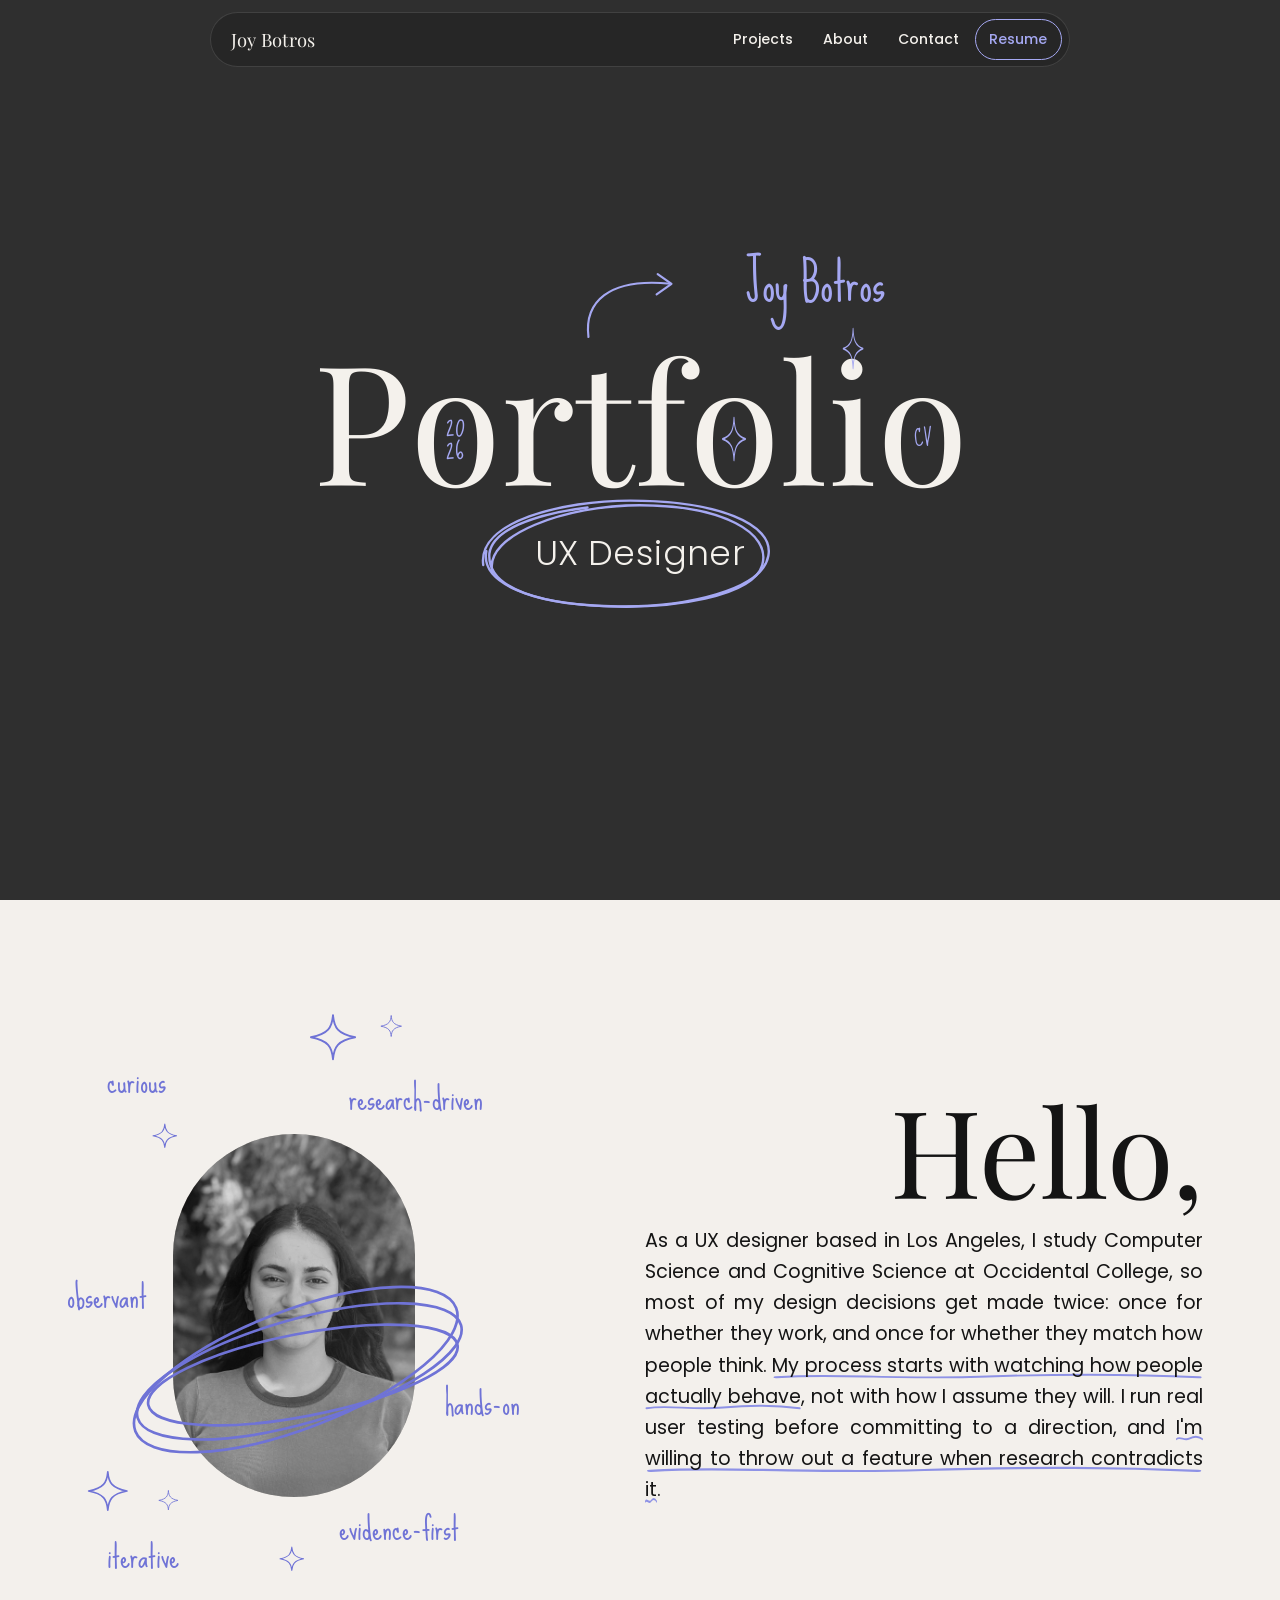
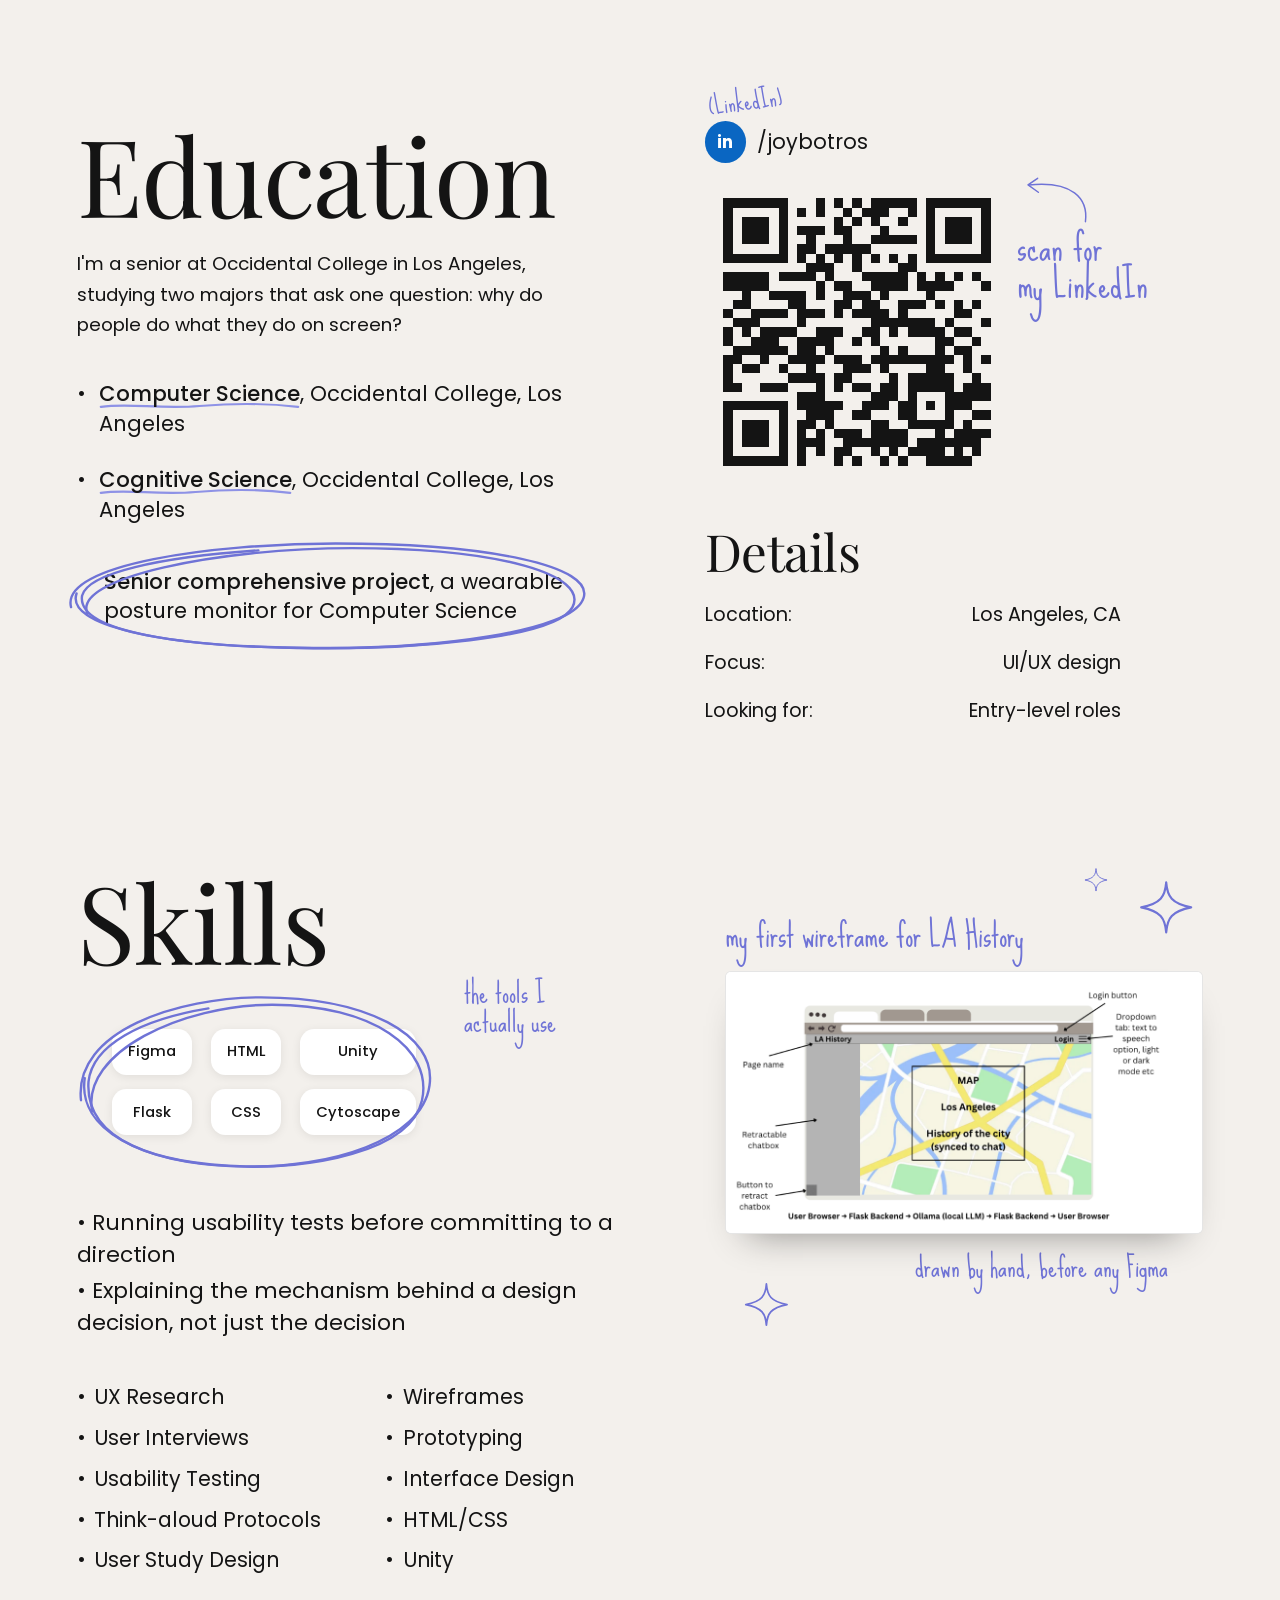
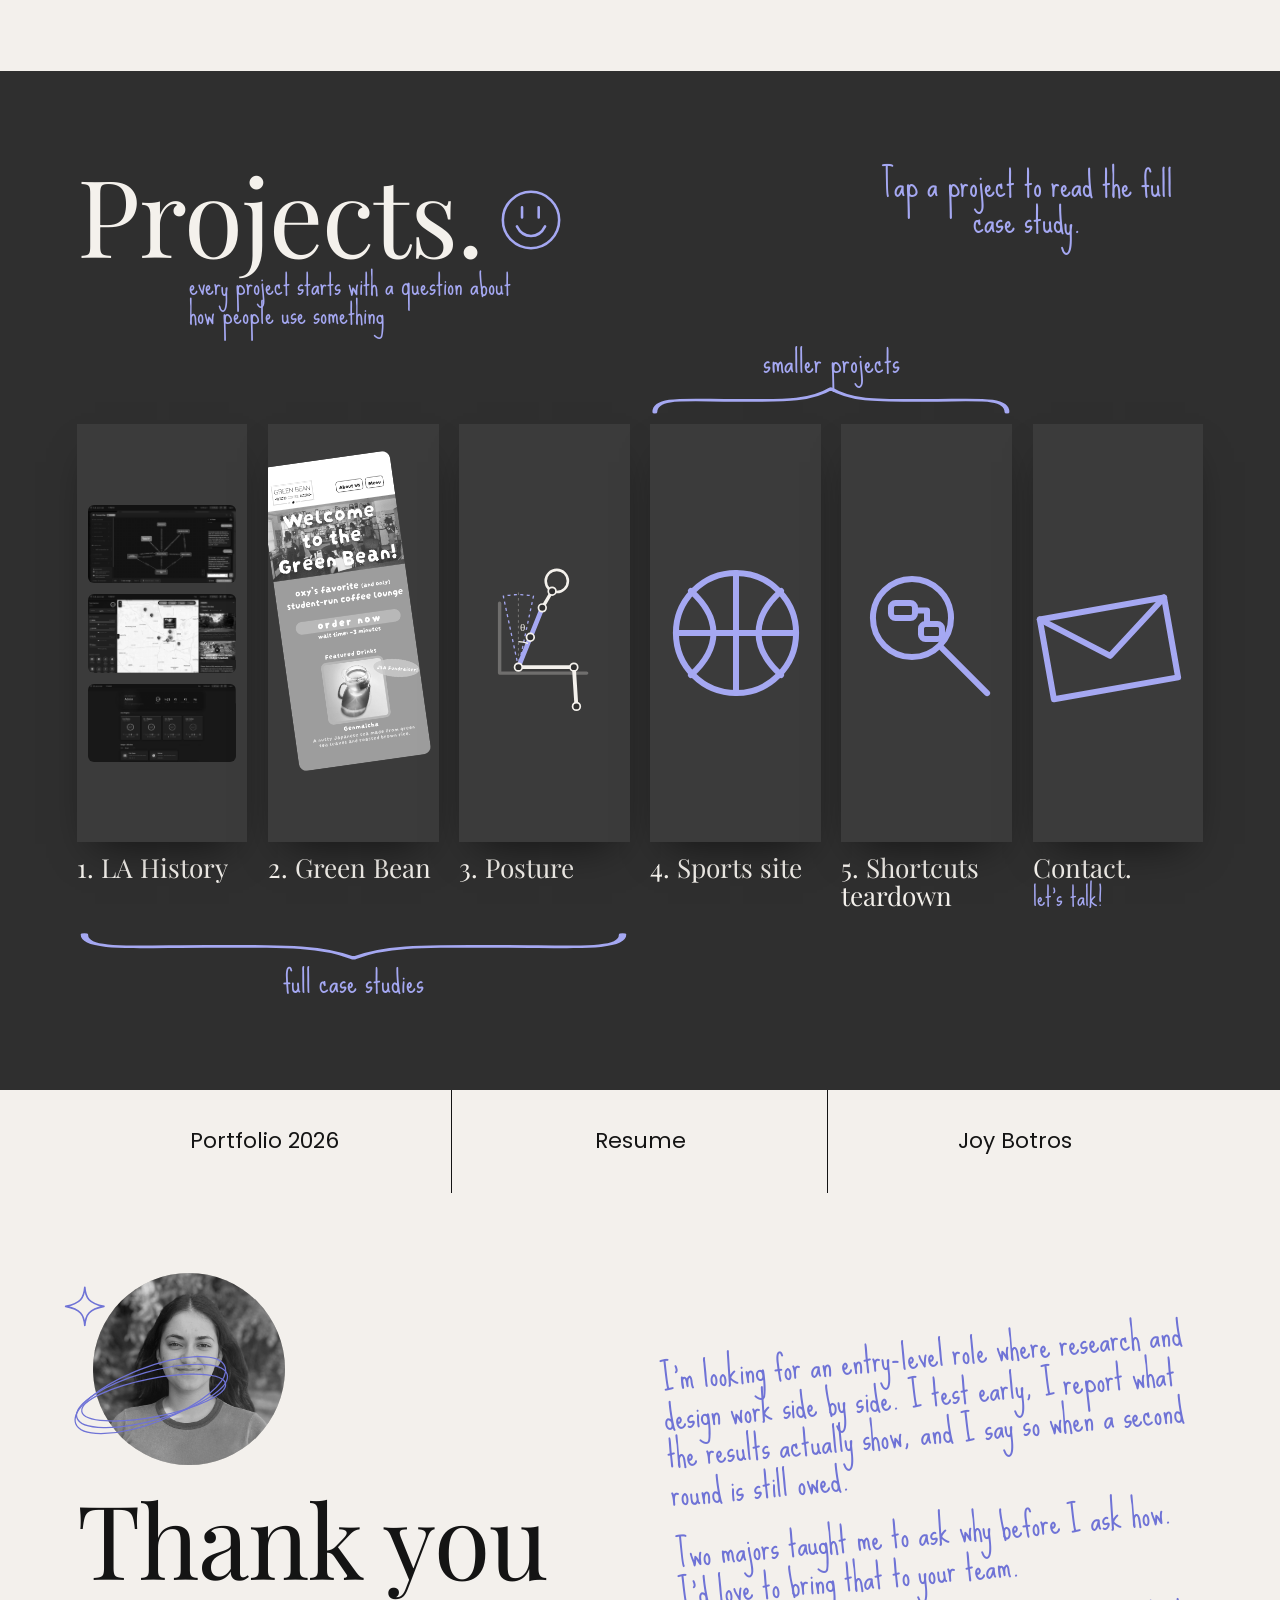
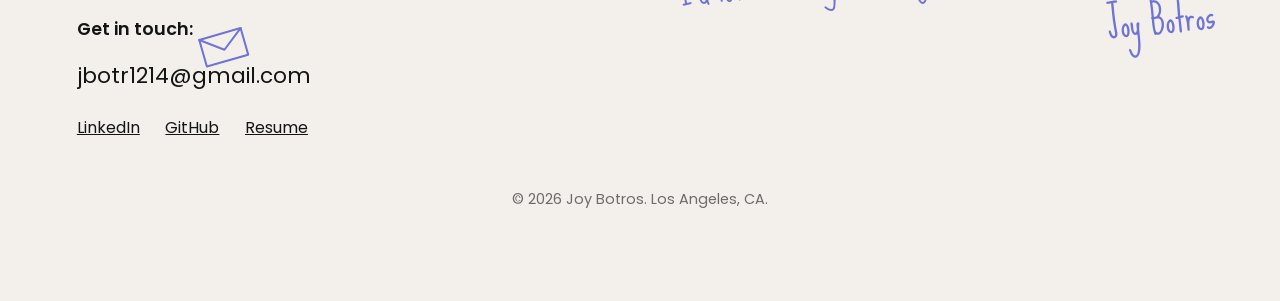
<file: index-3.html>
<!DOCTYPE html>
<html lang="en">
<head>
<meta charset="utf-8">
<meta name="viewport" content="width=device-width, initial-scale=1">
<title>Joy Botros, UX Design</title>
<meta name="description" content="UX design portfolio of Joy Botros. Case studies in LA History, an educational history app, The Green Bean, a campus cafe ordering app, and a wearable posture monitor.">
<meta name="theme-color" content="#2F2F2F">
<link rel="icon" href="data:image/svg+xml,%3Csvg xmlns='http://www.w3.org/2000/svg' viewBox='0 0 64 64'%3E%3Crect width='64' height='64' rx='14' fill='%232F2F2F'/%3E%3Ctext x='32' y='44' font-family='Georgia,serif' font-size='34' text-anchor='middle' fill='%23A5A8F2'%3EJB%3C/text%3E%3C/svg%3E">
<link rel="preconnect" href="https://fonts.googleapis.com">
<link rel="preconnect" href="https://fonts.gstatic.com" crossorigin>
<link href="https://fonts.googleapis.com/css2?family=Playfair+Display:ital,wght@0,400;1,400&family=Poppins:ital,wght@0,300;0,400;0,500;0,600;1,300;1,400&family=Sue+Ellen+Francisco&display=swap" rel="stylesheet">
<style>
:root{
  --char:#2F2F2F; --char-2:#3B3B3B;
  --paper:#F3F0EC; --paper-2:#E7E2DB;
  --ink:#141414; --cream:#F4F1EC;
  --hand-d:#A5A8F2; --hand-l:#6F73D6;
  --serif:"Playfair Display","Bodoni Moda",Georgia,"Times New Roman",serif;
  --sans:"Poppins","Helvetica Neue",Arial,sans-serif;
  --f-hand:"Sue Ellen Francisco","Caveat","Segoe Print","Comic Sans MS",cursive;
}
*,*::before,*::after{box-sizing:border-box}
html{scroll-behavior:smooth;-webkit-text-size-adjust:100%}
@media (prefers-reduced-motion:reduce){html{scroll-behavior:auto}}
b{font-weight:500}
body{margin:0;background:var(--char);color:var(--ink);font-family:var(--sans);font-size:1.0625rem;line-height:1.6;-webkit-font-smoothing:antialiased}
h1,h2,h3,p,dl,dd,figure,ul{margin:0}
ul{padding:0}
p{text-wrap:pretty}
img,svg{display:block;max-width:100%}
a{color:inherit}
[hidden]{display:none!important}
[id]{scroll-margin-top:70px}
:focus-visible{outline:3px solid var(--focus,#4A4EC4);outline-offset:3px;border-radius:4px}
h1[tabindex="-1"]:focus{outline:none}
.sr{position:absolute;width:1px;height:1px;overflow:hidden;clip:rect(0 0 0 0);white-space:nowrap}
.skip{position:absolute;left:1rem;top:-4rem;z-index:100;background:var(--cream);color:var(--ink);padding:.6rem 1rem;border-radius:8px}
.skip:focus{top:1rem}

/* ---- slides ---- */
.slide{position:relative;overflow:hidden;padding:clamp(5.5rem,9vw,8rem) clamp(1.25rem,6vw,5rem) clamp(3.5rem,7vw,6rem)}
.dark{background:var(--char);color:var(--cream);--hand:var(--hand-d);--focus:#C4C6F8}
.light{background:var(--paper);color:var(--ink);--hand:var(--hand-l);--focus:#4A4EC4}
.in{position:relative;max-width:1240px;margin-inline:auto}
.serif{font-family:var(--serif);font-weight:400;letter-spacing:-.01em;line-height:1}
.hand{font-family:var(--f-hand);color:var(--hand);font-weight:400;line-height:1.05}
.h-big{font-size:clamp(3.6rem,8.4vw,7.5rem);line-height:.98}
.pos{position:absolute}

/* ---- doodles ---- */
.d{fill:none;stroke:var(--hand);stroke-width:4;stroke-linecap:round;stroke-linejoin:round;overflow:visible}
.ring{position:absolute;left:-5%;top:-14%;width:110%;height:128%;fill:none;stroke:var(--hand);stroke-width:2.4;stroke-linecap:round;overflow:visible;pointer-events:none}
.circled{position:relative;display:inline-block;padding:.55em 1.25em}
.u{background:url("data:image/svg+xml,%3Csvg xmlns='http://www.w3.org/2000/svg' viewBox='0 0 200 12' preserveAspectRatio='none'%3E%3Cpath d='M2 7C30 2 60 10 100 6S170 3 198 7' fill='none' stroke='%238E92E6' stroke-width='2.6' stroke-linecap='round'/%3E%3C/svg%3E") 0 100%/100% .5em no-repeat;padding-bottom:.14em;-webkit-box-decoration-break:clone;box-decoration-break:clone}

/* ---- nav ---- */
.nav{--focus:#C4C6F8;position:fixed;top:12px;left:50%;transform:translateX(-50%);z-index:60;display:flex;align-items:center;justify-content:space-between;gap:1rem;width:min(860px,calc(100% - 20px));padding:.4rem .45rem .4rem 1.3rem;background:rgba(38,38,38,.92);-webkit-backdrop-filter:blur(10px);backdrop-filter:blur(10px);border:1px solid rgba(255,255,255,.12);border-radius:999px;color:var(--cream);font-size:.88rem;font-weight:500}
.nav a{text-decoration:none}
.brand{white-space:nowrap;font-family:var(--serif);font-size:1.15rem;font-weight:400}
.nav ul{display:flex;gap:.15rem;list-style:none;align-items:center}
.nav li a{display:block;padding:.5rem .85rem;border-radius:999px;transition:color .15s}
.nav li a:hover{color:var(--hand-d)}
.nav li a.r{border:1.5px solid var(--hand-d);color:var(--hand-d)}
.nav li a.r:hover{background:var(--hand-d);color:var(--char)}
@media (max-width:620px){.nav .hs{display:none}.in-o{font-size:.17em}.in-o.cv{font-size:.14em}}

/* ---- title slide ---- */
.s-title{min-height:100svh;display:grid;place-items:center;padding-block:6rem 4rem}
.title-wrap{position:relative;width:fit-content;margin-inline:auto;font-size:clamp(5rem,13vw,12.5rem);text-align:center}
.big{font-family:var(--serif);font-weight:400;font-size:1em;line-height:1;letter-spacing:0;color:var(--cream);margin:0}
.ch{position:relative;display:inline-block;line-height:1}
.in-o{position:absolute;left:50%;top:63%;transform:translate(-50%,-50%);font-family:var(--f-hand);font-style:normal;color:var(--hand);font-size:.15em;line-height:.92;text-align:center;white-space:nowrap}
.in-o.sp{width:.15em;height:.28em;font-size:1em}
.in-o.cv{font-size:.13em}
.ch.i .dot{position:absolute;left:50%;top:-.04em;width:.13em;height:.26em;transform:translateX(-45%)}
.name-note{position:absolute;left:66%;top:-46%;font-family:var(--f-hand);color:var(--hand);font-size:.31em;line-height:1;white-space:nowrap}
.name-arrow{position:absolute;left:41%;top:-.42em;width:.64em;height:.5em}
.role{margin-top:.5rem;font-size:clamp(1.1rem,2.7vw,2.2rem);font-weight:300;text-align:center;letter-spacing:.01em}
.role .circled{padding:.5em 1.4em}

/* ---- hello ---- */
.hello-grid{display:grid;grid-template-columns:minmax(0,.95fr) minmax(0,1.05fr);gap:clamp(2rem,5vw,5rem);align-items:center}
.who{position:relative;aspect-ratio:1/1.12;width:100%;max-width:36rem}
.arch{position:absolute;left:19%;top:21%;width:48%;aspect-ratio:1/1.5;border-radius:999px;overflow:hidden;background:#cfcbc5}
.arch img{width:100%;height:100%;object-fit:cover;filter:grayscale(1)}
.arch.nophoto{display:grid;place-items:center;background:#dad5ce}
.arch.nophoto::after{content:"JB";font-family:var(--serif);font-size:clamp(2.6rem,6vw,4.6rem);color:var(--hand)}
.orbit{stroke-width:3}
.who .orbit{left:-6%;top:44%;width:110%;height:38%}
.tr{position:absolute;font-family:var(--f-hand);color:var(--hand);font-size:clamp(1.25rem,2.5vw,2.2rem);line-height:1;white-space:nowrap}
.hello-r{text-align:right}
.hello{font-size:clamp(4rem,9.5vw,8.5rem);line-height:.95}
.hello-r p{margin:1.2rem 0 0 auto;max-width:36rem;text-align:justify;hyphens:auto;font-size:clamp(1.02rem,1.5vw,1.35rem);line-height:1.62}

/* ---- education ---- */
.edu-grid{display:grid;grid-template-columns:minmax(0,1.05fr) minmax(0,.95fr);gap:clamp(2rem,6vw,6rem)}
.edu-l p{margin-top:1.4rem;max-width:32rem;font-size:clamp(1rem,1.45vw,1.2rem);line-height:1.65}
.bul{list-style:none;margin-top:2.4rem;display:grid;gap:1.7rem;font-size:clamp(1.05rem,1.65vw,1.45rem);line-height:1.4}
.bul li{position:relative;padding-left:1.4rem}
.bul li::before{content:"•";position:absolute;left:0}
.bul .circled{padding:.7em 1.3em;margin-left:-1.4rem}
.bul li:has(.circled)::before{display:none}
.qr-block{position:relative;width:min(100%,19rem)}
.li-note{position:absolute;left:.2rem;top:-2.4rem;transform:rotate(-8deg);font-family:var(--f-hand);color:var(--hand);font-size:1.5rem}
.handle{display:flex;align-items:center;gap:.65rem;font-size:1.3rem}
.badge{display:grid;place-items:center;width:2.6rem;height:2.6rem;border-radius:50%;background:#0A66C2;color:#fff;font-weight:700;font-size:1.05rem}
.qr{width:100%;margin-top:1.1rem}
.qr svg{width:100%;height:auto;fill:var(--ink);shape-rendering:crispEdges}
.qr-hand{position:absolute;left:calc(100% + .5rem);top:15%;width:11rem;font-family:var(--f-hand);color:var(--hand);font-size:clamp(1.7rem,3vw,2.6rem);line-height:.95}
.qr-hand svg{width:4.6rem;height:3rem;margin-bottom:.4rem;transform:scaleX(-1)}
.det-h{margin-top:2.6rem;font-size:clamp(2.2rem,4vw,3.4rem)}
.det{display:grid;grid-template-columns:auto 1fr;gap:1.1rem 2.5rem;margin-top:1.4rem;max-width:26rem;font-size:1.2rem}
.det dt{font-weight:400}
.det dd{text-align:right}

/* ---- skills ---- */
.skills-grid{display:grid;grid-template-columns:minmax(0,1.1fr) minmax(0,.9fr);gap:clamp(2rem,5vw,5rem)}
.tools{position:relative;display:inline-grid;grid-template-columns:repeat(3,auto);gap:.9rem 1.2rem;padding:1.9rem 2.2rem;margin:1.6rem 0 2.6rem}
.tools .ring{left:-3%;top:-5%;width:106%;height:110%}
.tool{background:#fff;border-radius:.9rem;padding:.7rem 1rem;font-weight:500;font-size:.92rem;text-align:center;box-shadow:0 2px 10px rgba(0,0,0,.08)}
.tools-note{position:absolute;left:calc(100% + .8rem);top:-1.2rem;width:9rem;font-family:var(--f-hand);color:var(--hand);font-size:clamp(1.3rem,2.2vw,1.9rem);line-height:1}
.principles{list-style:none;display:grid;gap:.3rem;font-size:clamp(1.05rem,1.7vw,1.45rem);line-height:1.45;max-width:36rem}
.skill-cols{display:grid;grid-template-columns:1fr 1fr;gap:0 2rem;margin-top:2.4rem;font-size:clamp(1rem,1.6vw,1.4rem);line-height:2}
.skill-cols li{list-style:none;position:relative;padding-left:1.1rem}
.skill-cols li::before{content:"•";position:absolute;left:0}
.sk-r{position:relative;align-self:start;padding:3.2rem 0 3rem}
.sk-r .cap-t{position:static;display:block;max-width:20rem;margin-bottom:1.1rem;font-size:clamp(1.5rem,2.6vw,2.3rem)}
.sk-arch{position:relative;width:100%;border-radius:6px;overflow:hidden;background:#fff;border:1px solid rgba(0,0,0,.1);box-shadow:0 20px 36px -22px rgba(0,0,0,.45)}
.sk-arch img{width:100%;height:auto}
.sk-r .cap-b{position:static;display:block;margin:1.2rem 0 0 auto;max-width:18rem;font-size:clamp(1.3rem,2.2vw,1.9rem);text-align:left}

/* ---- projects ---- */
.p-head{display:flex;justify-content:space-between;align-items:flex-start;gap:2rem}
.p-head>div{flex:0 1 32rem}
.p-title{display:flex;align-items:center;gap:1rem}
.p-title .smile{width:clamp(2.8rem,5vw,4.4rem);height:clamp(2.8rem,5vw,4.4rem);margin-top:.8rem}
.p-note-r{max-width:22rem;text-align:center;font-size:clamp(1.5rem,2.7vw,2.3rem);margin-top:.4rem}
.p-note-l{margin:.3rem 0 0 clamp(2rem,10vw,7rem);max-width:22rem;font-size:clamp(1.3rem,2.2vw,1.9rem)}
.brace-row,.tiles{display:grid;grid-template-columns:repeat(6,minmax(0,1fr));gap:clamp(.6rem,1.6vw,1.6rem)}
.brace-row{align-items:end;margin-top:1rem}
.brace-row .b{grid-column:4/span 2;text-align:center}
.brace-row .b .hand{font-size:clamp(1.4rem,2.4vw,2.1rem)}
.brace-row .b svg{width:100%;height:1.8rem;margin-top:.3rem}
.tiles{margin-top:.6rem}
.tile{display:block;text-decoration:none;color:inherit}
.box{position:relative;aspect-ratio:1/2.45;background:var(--char-2);overflow:hidden;box-shadow:0 20px 40px -18px rgba(0,0,0,.6)}
.box .stk{position:absolute;inset:0;display:flex;flex-direction:column;justify-content:center;gap:.7rem;padding:.7rem}
.box img{width:100%;height:auto;border-radius:6px;filter:grayscale(1);transition:filter .3s}
.tile:hover img,.tile:focus-visible img{filter:none}
.box .cen{position:absolute;left:50%;top:50%;width:88%;transform:translate(-50%,-50%)}
.box .ph{position:absolute;width:78%;border-radius:8px}
.tile h3{margin-top:.75rem;font-family:var(--serif);font-weight:400;font-size:clamp(1rem,2.05vw,1.85rem);line-height:1.05}
.tile .hand{font-size:clamp(1.2rem,2vw,1.7rem);margin-top:.15rem}
.brace-b{margin-top:1rem}
.brace-b .b{grid-column:1/span 3;text-align:center}
.brace-b svg{width:100%;height:1.8rem;transform:scaleY(-1);margin-bottom:.3rem}
.brace-b .hand{font-size:clamp(1.4rem,2.4vw,2.1rem)}
@media (max-width:900px){
  .tiles{grid-template-columns:repeat(3,minmax(0,1fr));gap:1.2rem}
  .brace-row{display:none}
  .box{aspect-ratio:1/1.6}
}
@media (max-width:520px){.tiles{grid-template-columns:repeat(2,minmax(0,1fr))}}

/* ---- thank you ---- */
.s-thanks{padding-top:0}
.top-row{display:grid;grid-template-columns:repeat(3,1fr);text-align:center;font-size:clamp(.95rem,1.7vw,1.5rem);font-weight:400;border-bottom:0;height:clamp(3.4rem,8vw,7rem);align-items:center;margin-bottom:clamp(2rem,5vw,4rem)}
.top-row>*{position:relative;height:100%;display:grid;place-items:center;text-decoration:none}
.top-row>*:not(:last-child)::after{content:"";position:absolute;right:0;top:0;height:100%;width:1px;background:var(--ink)}
.thanks-grid{display:grid;grid-template-columns:minmax(0,1fr) minmax(0,1fr);gap:clamp(2rem,5vw,5rem);align-items:center}
.me{position:relative;width:clamp(8rem,17vw,12rem);aspect-ratio:1;border-radius:50%;overflow:hidden;background:#cfcbc5;margin:1rem 0 1.4rem 1rem}
.me img{width:100%;height:100%;object-fit:cover;filter:grayscale(1)}
.me.nophoto{display:grid;place-items:center;background:#dad5ce}
.me.nophoto::after{content:"JB";font-family:var(--serif);font-size:clamp(2rem,4vw,3rem);color:var(--hand)}
.me-wrap{position:relative;width:fit-content}
.me-wrap .orbit{left:-14%;top:38%;width:135%;height:52%}
.thanks{font-size:clamp(3.4rem,8vw,7.2rem);line-height:1}
.git{margin-top:1.6rem;font-weight:600;font-size:1.1rem}
.mail{position:relative;display:inline-block;margin-top:1rem;font-size:clamp(1rem,1.7vw,1.35rem);text-decoration:none}
.mail:hover{text-decoration:underline}
.mail .env{position:absolute;left:52%;top:-2.1rem;width:3.2rem;height:2.6rem;transform:rotate(-16deg)}
.other{display:flex;flex-wrap:wrap;gap:.4rem 1.6rem;margin-top:1.3rem;font-size:1rem}
.letter{font-family:var(--f-hand);color:var(--hand);font-size:clamp(1.5rem,2.7vw,2.4rem);line-height:1.12;transform:rotate(-5deg);max-width:34rem;margin-inline:auto}
.letter p+p{margin-top:1.4rem}
.letter .sig{text-align:right;margin-top:1.6rem;font-size:1.15em}
.foot{margin-top:3rem;font-size:.9rem;opacity:.6;text-align:center}

/* ---- case studies ---- */
.back{display:inline-flex;align-items:center;gap:.5rem;text-decoration:none;font-family:var(--f-hand);color:var(--hand);font-size:1.7rem;margin-bottom:1.6rem}
.back svg{width:3rem;height:1.6rem}
.back:hover{text-decoration:underline}
.c-intro-grid{display:grid;grid-template-columns:minmax(0,.95fr) minmax(0,1.05fr);gap:clamp(2rem,5vw,5rem);align-items:center}
.c-title{font-size:clamp(3.4rem,7.6vw,6.8rem);line-height:.98}
.c-intro-grid p.lead{margin-top:1.4rem;max-width:34rem;font-size:clamp(1.02rem,1.5vw,1.3rem);line-height:1.6}
.c-list{margin:1.1rem 0 0;padding-left:1.2rem;max-width:34rem;line-height:1.55}
.c-list li{margin-bottom:.4rem}
.c-meta{display:grid;grid-template-columns:1fr 1fr;gap:1.1rem 2rem;margin-top:2rem;max-width:36rem}
.c-meta dt{font-family:var(--f-hand);color:var(--hand);font-size:1.5rem;line-height:1}
.c-meta dd{font-size:.95rem;line-height:1.45;margin-top:.15rem}
.challenge{position:relative;margin-top:3rem}
.challenge .hand{display:inline-flex;align-items:flex-start;gap:.4rem;font-size:clamp(1.7rem,3vw,2.5rem)}
.challenge .hand svg{width:3.4rem;height:2.4rem;margin-top:-.4rem}
.challenge .circled{display:block;width:fit-content;max-width:30rem;margin:.9rem 0 0 .5rem;font-size:clamp(1.05rem,1.6vw,1.3rem);line-height:1.45}
.frames{position:relative;width:100%;aspect-ratio:1/1.02}
.fr{position:absolute;margin:0;border-radius:14px;overflow:hidden;background:#1d1d1d;box-shadow:0 30px 50px -22px rgba(0,0,0,.75);border:1px solid rgba(255,255,255,.08)}
.fr img{width:100%;height:auto}
.lbl{position:absolute;font-family:var(--f-hand);color:var(--hand);font-size:clamp(1.3rem,2.2vw,1.9rem);line-height:1}
.lbl.v{writing-mode:vertical-rl;transform:rotate(180deg)}
.la-a{left:0;top:5%;width:82%;rotate:-6deg}
.la-b{right:0;bottom:5%;width:62%;rotate:5deg}
.gb-a{left:6%;top:4%;width:40%;rotate:-9deg}
.gb-b{right:8%;bottom:2%;width:42%;rotate:7deg}
.po-fig{position:absolute;inset:4% 10% 4% 0;width:90%;height:92%;overflow:visible}
.po-fig .fig{width:100%;height:100%;--cream:#F4F1EC}
.stat-zone{position:relative;aspect-ratio:1/1.05;width:100%;max-width:36rem}
.dev{position:absolute;left:26%;top:12%;width:46%;margin:0;border-radius:18px;overflow:hidden;background:#fff;box-shadow:0 26px 44px -20px rgba(0,0,0,.45);border:1px solid rgba(0,0,0,.08)}
.dev img,.dev svg{width:100%;height:auto}
.dev.tall{left:34%;width:32%}
.dev.wide{left:14%;top:22%;width:72%}
.stat{position:absolute;text-align:center;font-family:var(--f-hand);color:var(--hand);line-height:.95;padding:1.2rem 1.6rem}
.stat b{display:block;font-weight:400;font-size:clamp(2.6rem,5.2vw,4.4rem)}
.stat span{display:block;font-size:clamp(1.15rem,2.1vw,1.75rem);max-width:9rem;margin-inline:auto}
.stat .ring{left:-6%;top:-8%;width:112%;height:116%}
.stat-zone .orbit{left:-6%;top:40%;width:112%;height:36%}
.c-two{display:grid;grid-template-columns:minmax(0,1fr) minmax(0,1fr);gap:clamp(2rem,5vw,5rem);align-items:center}
.c-r{text-align:right}
.c-h{font-size:clamp(3.2rem,6.4vw,5.6rem);line-height:.98}
.c-r .txt{margin:1.3rem 0 0 auto;max-width:36rem;text-align:justify;hyphens:auto;font-size:clamp(1.02rem,1.45vw,1.25rem);line-height:1.62}
.c-r .txt+.txt{margin-top:1rem}
.hh{font-family:var(--f-hand);color:var(--hand);font-size:1.35em;line-height:1;margin-right:.25em}
.quote{position:relative;margin:2.4rem 0 0 auto;max-width:34rem;font-style:italic;font-weight:300;font-size:clamp(1.05rem,1.5vw,1.3rem);line-height:1.6;text-align:right}
.quote .att{display:block;margin-top:.7rem;font-style:normal;font-family:var(--f-hand);color:var(--hand);font-size:1.7rem}
.qm{font-family:var(--f-hand);color:var(--hand);font-style:normal;font-size:2.6rem;line-height:0;vertical-align:-.35em;margin-inline:.1em}
.cap{font-family:var(--f-hand);color:var(--hand);font-size:clamp(1.2rem,2vw,1.6rem);line-height:1.05;margin-top:.5rem}
.figs{display:grid;grid-template-columns:repeat(auto-fit,minmax(min(100%,17rem),1fr));gap:2rem;margin-top:3.5rem;align-items:start}
.figs img{width:100%;height:auto;border-radius:12px;box-shadow:0 20px 36px -20px rgba(0,0,0,.55);border:1px solid rgba(128,128,128,.25);background:#fff}
.figs.phones{grid-template-columns:repeat(auto-fit,minmax(min(100%,13rem),1fr));max-width:56rem}
.figs.phones img{max-width:19rem}
.c-design .c-h{max-width:40rem}
.ba-list{display:grid;gap:2.6rem;margin-top:2.6rem}
.ba-t{font-family:var(--f-hand);color:var(--hand);font-size:clamp(1.8rem,3vw,2.6rem);line-height:1}
.ba{display:grid;grid-template-columns:1fr 1fr;gap:clamp(1.5rem,4vw,4rem);margin-top:.9rem}
.ba>div{display:grid;grid-template-columns:2.8rem 1fr;gap:1rem;align-items:start}
.ba svg{width:2.8rem;height:2.8rem}
.ba .l{font-family:var(--f-hand);color:var(--hand);font-size:1.6rem;line-height:1}
.ba p{margin-top:.25rem;font-size:clamp(1.02rem,1.45vw,1.25rem);line-height:1.55}
.ba .before p{opacity:.7}
.btn{display:inline-block;margin-top:1.8rem;padding:.8rem 1.6rem;border:1.5px solid var(--hand);border-radius:999px;text-decoration:none;font-weight:500;color:inherit;transition:background .2s,color .2s}
.btn:hover{background:var(--hand);color:var(--char)}
.steps{display:grid;grid-template-columns:repeat(auto-fit,minmax(min(100%,14rem),1fr));gap:2.4rem;margin-top:3rem;list-style:none}
.steps li{position:relative}
.steps .n{position:relative;display:inline-block;font-family:var(--f-hand);color:var(--hand);font-size:3rem;line-height:1;padding:.3em .6em}
.steps .n .ring{left:0;top:0;width:100%;height:100%}
.steps h3{font-family:var(--serif);font-weight:400;font-size:clamp(1.4rem,2vw,1.8rem);line-height:1.1;margin-top:.8rem}
.steps p{margin-top:.6rem;font-size:1.02rem;line-height:1.55}
.next-c{display:block;margin-top:4rem;text-decoration:none}
.next-c .hand{font-size:clamp(1.6rem,2.6vw,2.2rem)}
.next-c .serif{display:block;font-size:clamp(2.8rem,7vw,6rem);line-height:.98;margin-top:.4rem;text-decoration:underline;text-decoration-color:transparent;text-decoration-thickness:2px;text-underline-offset:.1em;transition:text-decoration-color .2s}
.next-c:hover .serif{text-decoration-color:var(--hand)}
.txt-l{max-width:38rem;font-size:clamp(1.05rem,1.55vw,1.3rem);line-height:1.65;margin-top:1.4rem}

@media (max-width:900px){
  .p-head{flex-direction:column}
  .hello-grid,.edu-grid,.skills-grid,.c-intro-grid,.c-two,.thanks-grid{grid-template-columns:1fr}
  .hello-r{order:-1}
  .who{margin-inline:auto}
  .qr-hand{position:static;width:auto;margin-top:.8rem;display:flex;align-items:center;gap:.6rem}
  .qr-hand svg{margin:0}
  .tools-note{position:static;width:auto;margin-top:.6rem}
  .sk-r{min-height:30rem}
  .c-r{text-align:left}
  .c-r .txt,.quote{margin-left:0;text-align:left}
  .ba{grid-template-columns:1fr}
  .frames{max-width:34rem;margin-inline:auto}
  .stat-zone{margin-inline:auto}
  .top-row{font-size:.85rem}
}
</style>
<noscript><style>[hidden]{display:block!important}</style></noscript>
</head>
<body>

<svg width="0" height="0" style="position:absolute" aria-hidden="true" focusable="false">
  <defs>
    <symbol id="d-sparkle" viewBox="0 0 100 100"><path d="M50 4C52 30 60 43 96 50C60 57 52 70 50 96C48 70 40 57 4 50C40 43 48 30 50 4Z"/></symbol>
    <symbol id="d-arrow" viewBox="0 0 200 130"><path d="M14 124C6 60 50 12 168 24"/><path d="M144 6L170 24L142 44"/></symbol>
    <symbol id="d-arrow-l" viewBox="0 0 120 60"><path d="M112 34C80 46 44 44 12 28"/><path d="M32 8L10 28L36 48"/></symbol>
    <symbol id="d-smile" viewBox="0 0 100 100"><circle cx="50" cy="50" r="44"/><path d="M36 30V46M62 30V46"/><path d="M28 60C38 80 62 80 72 60"/></symbol>
    <symbol id="d-sad" viewBox="0 0 100 100"><circle cx="50" cy="50" r="44"/><path d="M36 30V46M62 30V46"/><path d="M30 76C40 58 60 58 70 76"/></symbol>
    <symbol id="d-envelope" viewBox="0 0 100 80"><path d="M8 14H92V68H8Z"/><path d="M8 14L50 46L92 14"/></symbol>
    <symbol id="d-orbit" viewBox="0 0 400 240">
      <ellipse cx="200" cy="120" rx="188" ry="58" transform="rotate(-16 200 120)"/>
      <ellipse cx="204" cy="124" rx="176" ry="46" transform="rotate(-11 204 124)"/>
      <ellipse cx="196" cy="118" rx="192" ry="66" transform="rotate(-21 196 118)"/>
    </symbol>
    <symbol id="d-brace" viewBox="0 0 300 44"><path d="M4 40C4 16 30 22 70 22C110 22 132 24 150 4C168 24 190 22 230 22C270 22 296 16 296 40"/></symbol>
    <symbol id="d-smile-big" viewBox="0 0 100 100"><circle cx="50" cy="50" r="44"/><path d="M36 30V46M62 30V46"/><path d="M28 60C38 80 62 80 72 60"/></symbol>
    <symbol id="d-ball" viewBox="0 0 100 100"><circle cx="50" cy="50" r="40"/><path d="M50 10V90M10 50H90M20 22C40 40 40 60 20 78M80 22C60 40 60 60 80 78"/></symbol>
    <symbol id="d-tear" viewBox="0 0 100 100"><circle cx="40" cy="40" r="26"/><path d="M60 60L90 90"/><rect x="26" y="30" width="16" height="10" rx="3"/><rect x="46" y="44" width="14" height="10" rx="3"/><path d="M42 35H50V44"/></symbol>

    <path id="ring-a" vector-effect="non-scaling-stroke" d="M8 60C4 22 60 4 104 4C160 4 198 24 194 52C190 82 140 97 96 96C48 95 10 82 12 50C14 30 40 16 76 10"/>
    <path id="ring-b" vector-effect="non-scaling-stroke" d="M14 66C8 34 62 8 110 8C164 8 196 32 190 60C184 88 130 98 90 96C40 94 6 76 10 48"/>

    <symbol id="posture-art" viewBox="0 0 400 440">
      <rect width="400" height="440" fill="#ECE8E1"/>
      <path d="M140 300L104.7 133.7A170 170 0 0 1 175.3 133.7Z" fill="var(--hand)" opacity=".25"/>
      <path d="M140 300V118" stroke="var(--ink)" stroke-opacity=".4" stroke-width="2" stroke-dasharray="6 7" fill="none"/>
      <path d="M96 150V314H300" fill="none" stroke="var(--ink)" stroke-opacity=".2" stroke-width="10" stroke-linecap="round" stroke-linejoin="round"/>
      <path d="M140 300H270L276 392" fill="none" stroke="var(--ink)" stroke-width="12" stroke-linecap="round" stroke-linejoin="round"/>
      <path d="M140 300L196 161" stroke="var(--hand)" stroke-width="14" stroke-linecap="round" fill="none"/>
      <path d="M196 161L219 122" stroke="var(--ink)" stroke-width="10" stroke-linecap="round" fill="none"/>
      <circle cx="230" cy="98" r="26" fill="var(--ink)"/>
      <path d="M140 240A60 60 0 0 1 162.5 244.4" fill="none" stroke="var(--ink)" stroke-width="3"/>
      <text x="144" y="216" font-family="Sue Ellen Francisco, Georgia, serif" font-size="26" fill="var(--ink)">θ</text>
      <g fill="#ECE8E1" stroke="var(--ink)" stroke-width="4"><circle cx="140" cy="300" r="9"/><circle cx="168" cy="230" r="9"/><circle cx="196" cy="161" r="9"/><circle cx="219" cy="122" r="9"/><circle cx="270" cy="300" r="9"/><circle cx="276" cy="392" r="9"/></g>
    </symbol>

    <symbol id="posture-line" viewBox="0 0 400 440">
      <path d="M140 300L104.7 133.7A170 170 0 0 1 175.3 133.7Z" fill="none" stroke="var(--hand)" stroke-width="3" stroke-dasharray="7 8"/>
      <path d="M140 300V118" stroke="var(--cream)" stroke-opacity=".4" stroke-width="2" stroke-dasharray="6 7" fill="none"/>
      <path d="M96 150V314H300" fill="none" stroke="var(--cream)" stroke-opacity=".28" stroke-width="8" stroke-linecap="round" stroke-linejoin="round"/>
      <path d="M140 300H270L276 392" fill="none" stroke="var(--cream)" stroke-width="9" stroke-linecap="round" stroke-linejoin="round"/>
      <path d="M140 300L196 161" stroke="var(--hand)" stroke-width="11" stroke-linecap="round" fill="none"/>
      <path d="M196 161L219 122" stroke="var(--cream)" stroke-width="8" stroke-linecap="round" fill="none"/>
      <circle cx="230" cy="98" r="26" fill="none" stroke="var(--cream)" stroke-width="6"/>
      <path d="M140 240A60 60 0 0 1 162.5 244.4" fill="none" stroke="var(--cream)" stroke-width="3"/>
      <text x="144" y="216" font-family="Sue Ellen Francisco, Georgia, serif" font-size="26" fill="var(--cream)">θ</text>
      <g fill="#2F2F2F" stroke="var(--cream)" stroke-width="4"><circle cx="140" cy="300" r="9"/><circle cx="168" cy="230" r="9"/><circle cx="196" cy="161" r="9"/><circle cx="219" cy="122" r="9"/><circle cx="270" cy="300" r="9"/><circle cx="276" cy="392" r="9"/></g>
    </symbol>
  </defs>
</svg>

<a class="skip" href="#main">Skip to content</a>

<header class="nav">
  <a class="brand" href="#top">Joy Botros</a>
  <nav aria-label="Primary">
    <ul>
      <li><a href="#projects">Projects</a></li>
      <li class="hs"><a href="#about">About</a></li>
      <li><a href="#contact">Contact</a></li>
      <li><a class="r" href="resume.pdf" target="_blank" rel="noopener">Resume</a></li>
    </ul>
  </nav>
</header>

<main id="main">

<!-- =====================  HOME  ===================== -->
<div id="view-home">

  <!-- Title -->
  <section class="slide dark s-title" id="top">
    <div class="in" style="text-align:center">
      <div class="title-wrap">
        <span class="name-note" aria-hidden="true">Joy Botros</span>
        <svg class="d name-arrow" viewBox="0 0 200 130" aria-hidden="true"><use href="#d-arrow"/></svg>
        <h1 class="big" aria-label="Portfolio 2026. Joy Botros, UX Designer."><span aria-hidden="true">P<span class="ch">o<em class="in-o">20<br>26</em></span>rtf<span class="ch">o<svg class="d in-o sp" viewBox="0 0 100 100" preserveAspectRatio="none"><use href="#d-sparkle"/></svg></span>l<span class="ch i">i<svg class="d dot" viewBox="0 0 100 100" preserveAspectRatio="none"><use href="#d-sparkle"/></svg></span><span class="ch">o<em class="in-o cv">CV</em></span></span></h1>
      </div>
      <p class="role"><span class="circled">UX Designer<svg class="ring" viewBox="0 0 200 100" preserveAspectRatio="none" aria-hidden="true"><use href="#ring-a"/><use href="#ring-b"/></svg></span></p>
    </div>
  </section>

  <!-- Hello -->
  <section class="slide light s-hello" id="about">
    <div class="in hello-grid">
      <div class="who">
        <div class="arch"><img src="images/joy.jpg" alt="Portrait of Joy Botros" onerror="this.parentNode.classList.add('nophoto');this.remove()"></div>
        <svg class="d pos orbit" viewBox="0 0 400 240" aria-hidden="true"><use href="#d-orbit"/></svg>
        <span class="tr" style="left:6%;top:9%">curious</span>
        <svg class="d pos" style="left:15%;top:19%;width:1.6rem;height:1.6rem" viewBox="0 0 100 100" aria-hidden="true"><use href="#d-sparkle"/></svg>
        <svg class="d pos" style="left:46%;top:-1%;width:3rem;height:3.4rem" viewBox="0 0 100 100" aria-hidden="true"><use href="#d-sparkle"/></svg>
        <svg class="d pos" style="left:60%;top:0;width:1.4rem;height:1.4rem" viewBox="0 0 100 100" aria-hidden="true"><use href="#d-sparkle"/></svg>
        <span class="tr" style="left:54%;top:12%">research-driven</span>
        <span class="tr" style="left:-2%;top:47%">observant</span>
        <span class="tr" style="left:73%;top:66%">hands-on</span>
        <span class="tr" style="left:52%;top:88%">evidence-first</span>
        <span class="tr" style="left:6%;top:93%">iterative</span>
        <svg class="d pos" style="left:2%;top:80%;width:2.6rem;height:3rem" viewBox="0 0 100 100" aria-hidden="true"><use href="#d-sparkle"/></svg>
        <svg class="d pos" style="left:16%;top:84%;width:1.3rem;height:1.3rem" viewBox="0 0 100 100" aria-hidden="true"><use href="#d-sparkle"/></svg>
        <svg class="d pos" style="left:40%;top:94%;width:1.6rem;height:1.6rem" viewBox="0 0 100 100" aria-hidden="true"><use href="#d-sparkle"/></svg>
      </div>
      <div class="hello-r">
        <h2 class="serif hello">Hello,</h2>
        <p>As a UX designer based in Los Angeles, I study Computer Science and Cognitive Science at Occidental College, so most of my design decisions get made twice: once for whether they work, and once for whether they match how people think. <span class="u">My process starts with watching how people actually behave</span>, not with how I assume they will. I run real user testing before committing to a direction, and <span class="u">I'm willing to throw out a feature when research contradicts it</span>.</p>
      </div>
    </div>
  </section>

  <!-- Education -->
  <section class="slide light s-edu" id="education" style="padding-top:clamp(2rem,4vw,4rem)">
    <div class="in edu-grid">
      <div class="edu-l">
        <h2 class="serif h-big">Education</h2>
        <p>I'm a senior at Occidental College in Los Angeles, studying two majors that ask one question: why do people do what they do on screen?</p>
        <ul class="bul">
          <li><b><span class="u">Computer Science</span></b>, Occidental College, Los Angeles</li>
          <li><b><span class="u">Cognitive Science</span></b>, Occidental College, Los Angeles</li>
          <li><span class="circled"><b>Senior comprehensive project</b>, a wearable posture monitor for Computer Science<svg class="ring" viewBox="0 0 200 100" preserveAspectRatio="none" aria-hidden="true"><use href="#ring-a"/><use href="#ring-b"/></svg></span></li>
        </ul>
      </div>
      <div class="edu-r">
        <div class="qr-block">
          <span class="li-note" aria-hidden="true">(LinkedIn)</span>
          <div class="handle"><span class="badge" aria-hidden="true">in</span><a href="https://www.linkedin.com/in/joybotros/" target="_blank" rel="noopener" style="text-decoration:none">/joybotros</a></div>
          <div class="qr">
            <svg viewBox="0 0 33 33" role="img" aria-label="QR code linking to Joy Botros on LinkedIn"><path d="M2 2h7v1h-7zM12 2h1v1h-1zM14 2h1v1h-1zM16 2h1v1h-1zM18 2h5v1h-5zM24 2h7v1h-7zM2 3h1v1h-1zM8 3h1v1h-1zM10 3h1v1h-1zM12 3h1v1h-1zM15 3h1v1h-1zM17 3h3v1h-3zM22 3h1v1h-1zM24 3h1v1h-1zM30 3h1v1h-1zM2 4h1v1h-1zM4 4h3v1h-3zM8 4h1v1h-1zM14 4h1v1h-1zM16 4h1v1h-1zM18 4h1v1h-1zM21 4h1v1h-1zM24 4h1v1h-1zM26 4h3v1h-3zM30 4h1v1h-1zM2 5h1v1h-1zM4 5h3v1h-3zM8 5h1v1h-1zM10 5h3v1h-3zM14 5h2v1h-2zM19 5h1v1h-1zM24 5h1v1h-1zM26 5h3v1h-3zM30 5h1v1h-1zM2 6h1v1h-1zM4 6h3v1h-3zM8 6h1v1h-1zM11 6h1v1h-1zM15 6h1v1h-1zM18 6h5v1h-5zM24 6h1v1h-1zM26 6h3v1h-3zM30 6h1v1h-1zM2 7h1v1h-1zM8 7h1v1h-1zM10 7h2v1h-2zM13 7h5v1h-5zM24 7h1v1h-1zM30 7h1v1h-1zM2 8h7v1h-7zM10 8h1v1h-1zM12 8h1v1h-1zM14 8h1v1h-1zM16 8h1v1h-1zM18 8h1v1h-1zM20 8h1v1h-1zM22 8h1v1h-1zM24 8h7v1h-7zM11 9h3v1h-3zM16 9h1v1h-1zM21 9h2v1h-2zM2 10h5v1h-5zM8 10h4v1h-4zM13 10h1v1h-1zM17 10h5v1h-5zM23 10h1v1h-1zM25 10h1v1h-1zM27 10h1v1h-1zM29 10h1v1h-1zM2 11h5v1h-5zM12 11h1v1h-1zM14 11h2v1h-2zM18 11h4v1h-4zM23 11h4v1h-4zM30 11h1v1h-1zM4 12h1v1h-1zM7 12h4v1h-4zM12 12h1v1h-1zM15 12h3v1h-3zM19 12h1v1h-1zM24 12h1v1h-1zM3 13h2v1h-2zM9 13h2v1h-2zM14 13h2v1h-2zM17 13h2v1h-2zM21 13h3v1h-3zM25 13h1v1h-1zM27 13h1v1h-1zM29 13h1v1h-1zM2 14h1v1h-1zM5 14h4v1h-4zM10 14h3v1h-3zM14 14h1v1h-1zM16 14h4v1h-4zM21 14h1v1h-1zM27 14h2v1h-2zM3 15h3v1h-3zM10 15h1v1h-1zM18 15h7v1h-7zM26 15h1v1h-1zM30 15h1v1h-1zM2 16h1v1h-1zM4 16h1v1h-1zM6 16h4v1h-4zM12 16h3v1h-3zM17 16h2v1h-2zM20 16h1v1h-1zM22 16h4v1h-4zM27 16h2v1h-2zM2 17h1v1h-1zM5 17h3v1h-3zM10 17h4v1h-4zM16 17h1v1h-1zM18 17h1v1h-1zM25 17h2v1h-2zM29 17h1v1h-1zM3 18h6v1h-6zM10 18h2v1h-2zM13 18h1v1h-1zM19 18h1v1h-1zM21 18h1v1h-1zM25 18h1v1h-1zM27 18h2v1h-2zM2 19h2v1h-2zM6 19h1v1h-1zM9 19h4v1h-4zM14 19h3v1h-3zM18 19h9v1h-9zM28 19h1v1h-1zM30 19h1v1h-1zM2 20h1v1h-1zM4 20h2v1h-2zM8 20h1v1h-1zM11 20h1v1h-1zM15 20h3v1h-3zM19 20h1v1h-1zM24 20h2v1h-2zM28 20h1v1h-1zM2 21h1v1h-1zM9 21h4v1h-4zM14 21h2v1h-2zM20 21h1v1h-1zM22 21h5v1h-5zM29 21h1v1h-1zM2 22h2v1h-2zM6 22h3v1h-3zM12 22h1v1h-1zM14 22h1v1h-1zM16 22h2v1h-2zM19 22h2v1h-2zM22 22h5v1h-5zM28 22h3v1h-3zM10 23h3v1h-3zM18 23h3v1h-3zM22 23h1v1h-1zM26 23h5v1h-5zM2 24h7v1h-7zM10 24h5v1h-5zM17 24h3v1h-3zM21 24h2v1h-2zM24 24h1v1h-1zM26 24h3v1h-3zM2 25h1v1h-1zM8 25h1v1h-1zM11 25h3v1h-3zM16 25h2v1h-2zM21 25h2v1h-2zM26 25h1v1h-1zM29 25h2v1h-2zM2 26h1v1h-1zM4 26h3v1h-3zM8 26h1v1h-1zM10 26h2v1h-2zM13 26h1v1h-1zM18 26h2v1h-2zM22 26h5v1h-5zM28 26h1v1h-1zM2 27h1v1h-1zM4 27h3v1h-3zM8 27h1v1h-1zM10 27h1v1h-1zM12 27h1v1h-1zM14 27h3v1h-3zM18 27h4v1h-4zM25 27h1v1h-1zM27 27h4v1h-4zM2 28h1v1h-1zM4 28h3v1h-3zM8 28h1v1h-1zM10 28h3v1h-3zM15 28h7v1h-7zM23 28h7v1h-7zM2 29h1v1h-1zM8 29h1v1h-1zM10 29h1v1h-1zM12 29h1v1h-1zM14 29h2v1h-2zM18 29h1v1h-1zM20 29h1v1h-1zM22 29h4v1h-4zM27 29h1v1h-1zM29 29h1v1h-1zM2 30h7v1h-7zM10 30h1v1h-1zM14 30h1v1h-1zM16 30h1v1h-1zM19 30h1v1h-1zM21 30h1v1h-1zM24 30h5v1h-5z"/></svg>
          </div>
          <div class="qr-hand" aria-hidden="true"><svg class="d" viewBox="0 0 200 130"><use href="#d-arrow"/></svg><span>scan for<br>my LinkedIn</span></div>
        </div>
        <h3 class="serif det-h">Details</h3>
        <dl class="det">
          <dt>Location:</dt><dd>Los Angeles, CA</dd>
          <dt>Focus:</dt><dd>UI/UX design</dd>
          <dt>Looking for:</dt><dd>Entry-level roles</dd>
        </dl>
      </div>
    </div>
  </section>

  <!-- Skills -->
  <section class="slide light s-skills" id="skills" style="padding-top:clamp(2rem,4vw,4rem)">
    <div class="in skills-grid">
      <div>
        <h2 class="serif h-big">Skills</h2>
        <div class="tools">
          <svg class="ring" viewBox="0 0 200 100" preserveAspectRatio="none" aria-hidden="true"><use href="#ring-a"/><use href="#ring-b"/></svg>
          <span class="tool">Figma</span><span class="tool">HTML</span><span class="tool">Unity</span>
          <span class="tool">Flask</span><span class="tool">CSS</span><span class="tool">Cytoscape</span>
          <span class="tools-note" aria-hidden="true">the tools I actually use</span>
        </div>
        <ul class="principles">
          <li>• Running usability tests before committing to a direction</li>
          <li>• Explaining the mechanism behind a design decision, not just the decision</li>
        </ul>
        <ul class="skill-cols" style="display:grid;padding:0">
          <li>UX Research</li><li>Wireframes</li>
          <li>User Interviews</li><li>Prototyping</li>
          <li>Usability Testing</li><li>Interface Design</li>
          <li>Think-aloud Protocols</li><li>HTML/CSS</li>
          <li>User Study Design</li><li>Unity</li>
        </ul>
      </div>
      <div class="sk-r">
        <span class="hand pos cap-t" aria-hidden="true">my first wireframe for LA&nbsp;History</span>
        <div class="sk-arch"><img src="images/sketch.png" alt="Hand drawn wireframe of the LA History layout, showing a map view with a retractable chatbox and the flow from browser to Flask backend to the local Ollama model." loading="lazy" decoding="async"></div>
        <svg class="d pos" style="right:2%;top:2%;width:3.4rem;height:3.8rem" viewBox="0 0 100 100" aria-hidden="true"><use href="#d-sparkle"/></svg>
        <svg class="d pos" style="right:20%;top:0;width:1.5rem;height:1.5rem" viewBox="0 0 100 100" aria-hidden="true"><use href="#d-sparkle"/></svg>
        <svg class="d pos" style="left:4%;bottom:0;width:2.8rem;height:3.2rem" viewBox="0 0 100 100" aria-hidden="true"><use href="#d-sparkle"/></svg>
        <span class="hand pos cap-b" aria-hidden="true">drawn by hand, before any Figma</span>
      </div>
    </div>
  </section>

  <!-- Projects -->
  <section class="slide dark s-projects" id="projects" style="padding-top:clamp(4rem,7vw,6rem)">
    <div class="in">
      <div class="p-head">
        <div>
          <div class="p-title">
            <h2 class="serif h-big">Projects.</h2>
            <svg class="d smile" viewBox="0 0 100 100" aria-hidden="true"><use href="#d-smile"/></svg>
          </div>
          <p class="hand p-note-l">every project starts with a question about how people use something</p>
        </div>
        <p class="hand p-note-r">Tap a project to read the full case study.</p>
      </div>

      <div class="brace-row" aria-hidden="true">
        <div class="b"><span class="hand">smaller projects</span><svg class="d" viewBox="0 0 300 44" preserveAspectRatio="none"><use href="#d-brace"/></svg></div>
      </div>

      <div class="tiles">
        <a class="tile" href="#/la-history">
          <div class="box"><div class="stk">
            <img src="images/conceptmap.png" alt="" loading="lazy" decoding="async">
            <img src="images/mapview.png" alt="" loading="lazy" decoding="async">
            <img src="images/dashboard.png" alt="" loading="lazy" decoding="async">
          </div></div>
          <h3>1. LA History</h3>
        </a>
        <a class="tile" href="#/green-bean">
          <div class="box">
            <img class="ph" style="left:6%;top:8%;rotate:-8deg" src="images/green-home.png" alt="" loading="lazy" decoding="async">
            <img class="ph" style="right:4%;bottom:8%;rotate:7deg" src="images/green-queue.png" alt="" loading="lazy" decoding="async">
          </div>
          <h3>2. Green Bean</h3>
        </a>
        <a class="tile" href="#/posture">
          <div class="box"><svg class="cen" viewBox="0 0 400 440" style="--hand:var(--hand-d);--cream:#F4F1EC;width:100%" aria-hidden="true"><use href="#posture-line"/></svg></div>
          <h3>3. Posture</h3>
        </a>
        <a class="tile" href="https://www.figma.com/design/yf6SV1xNATEtbKl9ybmy6k/Sports-Website--Prototype-?node-id=0-1&amp;t=yPpQ5IwD3qCBr19v-1" target="_blank" rel="noopener">
          <div class="box"><svg class="d cen" viewBox="0 0 100 100" aria-hidden="true"><use href="#d-ball"/></svg></div>
          <h3>4. Sports site</h3>
        </a>
        <a class="tile" href="https://www.figma.com/board/DKPPbd2p17RR2HvIBJMAxn/Teardown-Project?t=yPpQ5IwD3qCBr19v-1" target="_blank" rel="noopener">
          <div class="box"><svg class="d cen" viewBox="0 0 100 100" aria-hidden="true"><use href="#d-tear"/></svg></div>
          <h3>5. Shortcuts teardown</h3>
        </a>
        <a class="tile" href="#contact">
          <div class="box"><svg class="d cen" viewBox="0 0 100 80" aria-hidden="true" style="rotate:-10deg"><use href="#d-envelope"/></svg></div>
          <h3>Contact.</h3>
          <p class="hand">let's talk!</p>
        </a>
      </div>

      <div class="brace-row brace-b" aria-hidden="true">
        <div class="b"><svg class="d" viewBox="0 0 300 44" preserveAspectRatio="none"><use href="#d-brace"/></svg><span class="hand">full case studies</span></div>
      </div>
    </div>
  </section>

  <!-- Thank you / contact -->
  <section class="slide light s-thanks" id="contact">
    <div class="in">
      <div class="top-row">
        <span>Portfolio 2026</span>
        <a href="resume.pdf" target="_blank" rel="noopener">Resume</a>
        <span>Joy Botros</span>
      </div>
      <div class="thanks-grid">
        <div>
          <div class="me-wrap">
            <div class="me"><img src="images/joy.jpg" alt="" onerror="this.parentNode.classList.add('nophoto');this.remove()"></div>
            <svg class="d pos orbit" viewBox="0 0 400 240" aria-hidden="true"><use href="#d-orbit"/></svg>
            <svg class="d pos" style="left:-6%;top:6%;width:2.6rem;height:2.8rem" viewBox="0 0 100 100" aria-hidden="true"><use href="#d-sparkle"/></svg>
          </div>
          <h2 class="serif thanks">Thank you</h2>
          <p class="git">Get in touch:</p>
          <a class="mail" href="mailto:jbotr1214@gmail.com">jbotr1214@gmail.com<svg class="d env" viewBox="0 0 100 80" aria-hidden="true"><use href="#d-envelope"/></svg></a>
          <div class="other">
            <a href="https://www.linkedin.com/in/joybotros/" target="_blank" rel="noopener">LinkedIn</a>
            <a href="https://github.com/joyy04" target="_blank" rel="noopener">GitHub</a>
            <a href="resume.pdf" target="_blank" rel="noopener">Resume</a>
          </div>
        </div>
        <div class="letter">
          <p>I'm looking for an entry-level role where research and design work side by side. I test early, I report what the results actually show, and I say so when a second round is still owed.</p>
          <p>Two majors taught me to ask why before I ask how. I'd love to bring that to your team.</p>
          <p class="sig">Joy Botros</p>
        </div>
      </div>
      <p class="foot">© 2026 Joy Botros. Los Angeles, CA.</p>
    </div>
  </section>
</div>

<!-- =====================  CASE: LA HISTORY  ===================== -->
<article id="view-la-history" hidden>

  <section class="slide dark">
    <div class="in c-intro-grid">
      <div>
        <a class="back" href="#projects"><svg class="d" viewBox="0 0 120 60" aria-hidden="true"><use href="#d-arrow-l"/></svg>all projects</a>
        <h1 class="serif c-title">LA History</h1>
        <p class="lead">A concept mapping tool for learning city history. It teaches Los Angeles history across four eras through an interactive map, quizzes, and a concept mapping tool paired with a Socratic AI tutor, grounded in Vygotsky's Zone of Proximal Development.</p>
        <dl class="c-meta">
          <div><dt>my role</dt><dd>UX design and user research. I wrote the test protocol and ran the sessions.</dd></div>
          <div><dt>team</dt><dd>3 people, Occidental College</dd></div>
          <div><dt>tools</dt><dd>Figma, Cytoscape, Flask, Ollama</dd></div>
          <div><dt>status</dt><dd>One round of changes shipped. Second round not yet tested.</dd></div>
        </dl>
        <div class="challenge">
          <span class="hand">the challenge!<svg class="d" viewBox="0 0 200 130" aria-hidden="true"><use href="#d-arrow"/></svg></span>
          <p class="circled">Students read history passively, so get them to build the connections themselves, with a tutor that scaffolds thinking instead of handing over answers.<svg class="ring" viewBox="0 0 200 100" preserveAspectRatio="none" aria-hidden="true"><use href="#ring-a"/><use href="#ring-b"/></svg></p>
        </div>
      </div>
      <div class="frames" aria-hidden="true">
        <figure class="fr la-a"><img src="images/conceptmap.png" alt="" decoding="async"></figure>
        <figure class="fr la-b"><img src="images/mapview.png" alt="" decoding="async"></figure>
        <span class="lbl v" style="left:-8%;top:30%">concept map</span>
        <span class="lbl v" style="right:-3%;bottom:14%">map view</span>
        <svg class="d pos" style="right:6%;top:2%;width:3.4rem;height:3.8rem" viewBox="0 0 100 100"><use href="#d-sparkle"/></svg>
      </div>
    </div>
  </section>

  <section class="slide light">
    <div class="in c-two">
      <div class="stat-zone">
        <figure class="dev wide"><img src="images/sketch.png" alt="Early hand drawn wireframe of the LA History layout, showing a map view with a retractable chatbox and the technical flow from browser to Flask backend to the local Ollama model and back." loading="lazy" decoding="async"></figure>
        <svg class="d pos orbit" viewBox="0 0 400 240" aria-hidden="true"><use href="#d-orbit"/></svg>
        <div class="stat" style="left:-2%;top:2%"><svg class="ring" viewBox="0 0 200 100" preserveAspectRatio="none" aria-hidden="true"><use href="#ring-a"/><use href="#ring-b"/></svg><b>4</b><span>participants</span></div>
        <div class="stat" style="right:-2%;top:6%"><svg class="ring" viewBox="0 0 200 100" preserveAspectRatio="none" aria-hidden="true"><use href="#ring-a"/><use href="#ring-b"/></svg><b>2</b><span>key findings</span></div>
        <div class="stat" style="left:26%;bottom:0"><svg class="ring" viewBox="0 0 200 100" preserveAspectRatio="none" aria-hidden="true"><use href="#ring-a"/><use href="#ring-b"/></svg><b>1</b><span>round of testing</span></div>
        <p class="cap pos" style="right:2%;top:60%;width:10rem">Fig. 1: early wireframe of the map view, chat panel, and request flow</p>
      </div>
      <div class="c-r">
        <h2 class="serif c-h">Research</h2>
        <p class="txt">I wrote the protocol and ran moderated usability sessions with four participants using a think aloud method.</p>
        <p class="txt"><span class="hh">Onboarding friction.</span> <span class="u">Most participants skipped or skimmed the tutorial</span>, then got stuck later.</p>
        <p class="txt"><span class="hh">The AI tutor was not used as designed.</span> Meant to be a Socratic scaffold, it was mostly ignored or treated like a generic chatbot with short, low effort questions.</p>
        <blockquote class="quote"><span class="qm">“</span>The instructions make sense to you guys because you made them.<span class="qm">”</span><span class="att">Participant 3, exit interview</span></blockquote>
      </div>
    </div>
  </section>

  <section class="slide dark c-design">
    <div class="in">
      <h2 class="serif c-h">Design response</h2>
      <div class="ba-list">
        <div>
          <p class="ba-t">onboarding</p>
          <div class="ba">
            <div class="before"><svg class="d" viewBox="0 0 100 100" aria-hidden="true"><use href="#d-sad"/></svg><div><span class="l">before</span><p>A static popup.</p></div></div>
            <div class="after"><svg class="d" viewBox="0 0 100 100" aria-hidden="true"><use href="#d-sparkle"/></svg><div><span class="l">after</span><p>A spotlighted walkthrough that dims the screen and points at each feature directly.</p></div></div>
          </div>
        </div>
        <div>
          <p class="ba-t">AI tutor scope</p>
          <div class="ba">
            <div class="before"><svg class="d" viewBox="0 0 100 100" aria-hidden="true"><use href="#d-sad"/></svg><div><span class="l">before</span><p>Open ended Q&amp;A.</p></div></div>
            <div class="after"><svg class="d" viewBox="0 0 100 100" aria-hidden="true"><use href="#d-sparkle"/></svg><div><span class="l">after</span><p>A tool bound to the concept map. It responds to the student's current nodes and prompts revisions instead of answering unrelated questions.</p></div></div>
          </div>
        </div>
      </div>
      <div class="figs">
        <figure><img src="images/conceptmap.png" alt="Final concept map screen. Students place location nodes and draw labeled connections between them while an AI tutor panel on the right asks guiding questions about the map." loading="lazy" decoding="async"><figcaption class="cap">Fig. 2: the concept map, with the tutor responding to the student's actual nodes.</figcaption></figure>
        <figure><img src="images/mapview.png" alt="Final map view showing pins across Los Angeles coded by era, with a location detail panel open for Chavez Ravine showing a photo, description, and an embedded documentary clip." loading="lazy" decoding="async"><figcaption class="cap">Fig. 3: the map view, coded by era and synced to the chat.</figcaption></figure>
        <figure><img src="images/dashboard.png" alt="Progress dashboard showing era completion rings for Native, Spanish, Rancho, and Modern eras, along with points and an earned badge collection." loading="lazy" decoding="async"><figcaption class="cap">Fig. 4: the progress dashboard, tracking era completion and badges.</figcaption></figure>
      </div>
    </div>
  </section>

  <section class="slide light">
    <div class="in">
      <h2 class="serif c-h">Outcome</h2>
      <p class="txt-l">One round of testing led to these changes, but there was no second round to confirm they actually worked. <span class="u">Next step: retest the onboarding and tutor scope with new participants.</span></p>
      <a class="next-c" href="#/green-bean"><span class="hand">next project</span><span class="serif">The Green Bean</span></a>
    </div>
  </section>
</article>

<!-- =====================  CASE: GREEN BEAN  ===================== -->
<article id="view-green-bean" hidden>

  <section class="slide dark">
    <div class="in c-intro-grid">
      <div>
        <a class="back" href="#projects"><svg class="d" viewBox="0 0 120 60" aria-hidden="true"><use href="#d-arrow-l"/></svg>all projects</a>
        <h1 class="serif c-title">The Green Bean</h1>
        <p class="lead">Ordering ahead for a campus cafe with no digital line. The cafe had no way to order ahead, and baristas had to stop taking orders at peak hours.</p>
        <ul class="c-list">
          <li>No ordering channel besides standing in line, no matter the wait.</li>
          <li>Across 22 student interviews, this was the most consistently cited frustration.</li>
        </ul>
        <dl class="c-meta">
          <div><dt>my role</dt><dd>UX and UI design</dd></div>
          <div><dt>client</dt><dd>Occidental College cafe</dd></div>
          <div><dt>research</dt><dd>22 interviews, usability test with 12 students</dd></div>
          <div><dt>status</dt><dd>Completed as a course project. Not deployed at the cafe.</dd></div>
        </dl>
        <div class="challenge">
          <span class="hand">the challenge!<svg class="d" viewBox="0 0 200 130" aria-hidden="true"><use href="#d-arrow"/></svg></span>
          <p class="circled">Peak hour lines got long enough that baristas had to stop taking orders entirely.<svg class="ring" viewBox="0 0 200 100" preserveAspectRatio="none" aria-hidden="true"><use href="#ring-a"/><use href="#ring-b"/></svg></p>
        </div>
      </div>
      <div class="frames" aria-hidden="true">
        <figure class="fr gb-a"><img src="images/green-home.png" alt="" decoding="async"></figure>
        <figure class="fr gb-b"><img src="images/green-queue.png" alt="" decoding="async"></figure>
        <span class="lbl v" style="left:0;bottom:12%">home</span>
        <span class="lbl v" style="right:0;top:12%">order confirmation</span>
        <svg class="d pos" style="left:52%;top:0;width:3rem;height:3.4rem" viewBox="0 0 100 100"><use href="#d-sparkle"/></svg>
      </div>
    </div>
  </section>

  <section class="slide light">
    <div class="in">
      <div class="c-two">
        <div class="stat-zone">
          <figure class="dev tall"><img src="images/green-queue.png" alt="" loading="lazy" decoding="async"></figure>
          <svg class="d pos orbit" viewBox="0 0 400 240" aria-hidden="true"><use href="#d-orbit"/></svg>
          <div class="stat" style="left:-2%;top:4%"><svg class="ring" viewBox="0 0 200 100" preserveAspectRatio="none" aria-hidden="true"><use href="#ring-a"/><use href="#ring-b"/></svg><b>22</b><span>student interviews</span></div>
          <div class="stat" style="right:-1%;bottom:4%"><svg class="ring" viewBox="0 0 200 100" preserveAspectRatio="none" aria-hidden="true"><use href="#ring-a"/><use href="#ring-b"/></svg><b>2</b><span>design decisions</span></div>
        </div>
        <div class="c-r">
          <h2 class="serif c-h">Design decisions</h2>
          <p class="txt"><span class="hh">Ordering ahead with a live queue position.</span> Mocked up as a UI element, not backend logic, since this was scoped as a design project. The mechanism: prep time per drink times orders ahead in line, updating in real time. <span class="u">I chose a moving number over a flat "10 minutes"</span> because the real question people had was not how long, it was where they stood.</p>
          <p class="txt"><span class="hh">Club fundraiser drinks.</span> Came from a request from MENASA's president, who was running an Arab American Heritage Month fundraiser. I generalized the one time ask into a standing home page feature any club could use going forward.</p>
        </div>
      </div>
      <div class="figs phones">
        <figure><img src="images/green-order.png" alt="Order details screen for the Green Bean app, showing fields for drink name, hot or iced, size, espresso shots, milk type, syrups, and student A number." loading="lazy" decoding="async"><figcaption class="cap">Fig. 1: the order form, where a student builds their drink.</figcaption></figure>
        <figure><img src="images/green-queue.png" alt="Confirmation screen reading Your order is being prepared, with a badge showing Your drink is 2nd in Queue and a button to return home." loading="lazy" decoding="async"><figcaption class="cap">Fig. 2: confirmation screen, showing live queue position instead of a flat time.</figcaption></figure>
        <figure><img src="images/green-home.png" alt="Green Bean homepage showing a hero banner welcoming students, an order now button with a wait time note, and a featured drink section tagged as a club fundraiser." loading="lazy" decoding="async"><figcaption class="cap">Fig. 3: home screen, with a club fundraiser drink in the featured section.</figcaption></figure>
      </div>
    </div>
  </section>

  <section class="slide dark c-design">
    <div class="in">
      <h2 class="serif c-h">Testing and iteration</h2>
      <p class="txt-l">I walked <span class="u">12 students</span> through the Figma prototype before finalizing the design.</p>
      <div class="ba-list">
        <div>
          <p class="ba-t">what worked</p>
          <p class="txt-l" style="margin-top:.6rem">The fundraiser section resonated strongly, validating it as a standing feature rather than a one time add.</p>
        </div>
        <div>
          <p class="ba-t">queue position label</p>
          <div class="ba">
            <div class="before"><svg class="d" viewBox="0 0 100 100" aria-hidden="true"><use href="#d-sad"/></svg><div><span class="l">before</span><p>Read as a fixed wait time. The queue position was confusing at first.</p></div></div>
            <div class="after"><svg class="d" viewBox="0 0 100 100" aria-hidden="true"><use href="#d-sparkle"/></svg><div><span class="l">after</span><p>Reworded so it reads as a live position. Follow up walkthroughs showed the confusion was resolved.</p></div></div>
          </div>
        </div>
      </div>
      <a class="btn" href="https://www.figma.com/design/FybLwhm8U5N2ehSIW5zhFd/Online-Green-Bean-Ordering--Prototype-?t=yPpQ5IwD3qCBr19v-1" target="_blank" rel="noopener">View the Figma prototype</a>
    </div>
  </section>

  <section class="slide light">
    <div class="in">
      <h2 class="serif c-h">Outcome</h2>
      <p class="txt-l">Completed as a course project, not deployed at the cafe. <span class="u">Next step: pilot with cafe staff to validate the queue based estimate against real prep times.</span></p>
      <a class="next-c" href="#/posture"><span class="hand">next project</span><span class="serif">Posture monitoring</span></a>
    </div>
  </section>
</article>

<!-- =====================  CASE: POSTURE  ===================== -->
<article id="view-posture" hidden>

  <section class="slide dark">
    <div class="in c-intro-grid">
      <div>
        <a class="back" href="#projects"><svg class="d" viewBox="0 0 120 60" aria-hidden="true"><use href="#d-arrow-l"/></svg>all projects</a>
        <h1 class="serif c-title">Posture monitoring</h1>
        <p class="lead">Scoring sitting and standing posture in real time from a 12-sensor wearable. This is my senior comprehensive project for Computer Science. I'm the only researcher on it, working with my advisor, Professor Camarillo.</p>
        <dl class="c-meta">
          <div><dt>my role</dt><dd>Sole researcher and student investigator</dd></div>
          <div><dt>advisor</dt><dd>Professor Camarillo</dd></div>
          <div><dt>tools</dt><dd>Sony Mocopi sensors, Unity</dd></div>
          <div><dt>status</dt><dd>In progress</dd></div>
        </dl>
        <div class="challenge">
          <span class="hand">the question!<svg class="d" viewBox="0 0 200 130" aria-hidden="true"><use href="#d-arrow"/></svg></span>
          <p class="circled">Can a wearable score sitting and standing posture in real time using joint angles and fixed thresholds, without machine learning?<svg class="ring" viewBox="0 0 200 100" preserveAspectRatio="none" aria-hidden="true"><use href="#ring-a"/><use href="#ring-b"/></svg></p>
        </div>
      </div>
      <div class="frames">
        <svg class="po-fig" viewBox="0 0 400 440" role="img" aria-label="Line drawing of a seated figure in side view. Sensor points run along the spine, a dashed wedge marks the acceptable angle range, and the torso leans past it."><g class="fig"><use href="#posture-line"/></g></svg>
        <span class="lbl" style="left:0;top:9%" aria-hidden="true">acceptable range</span>
        <span class="lbl" style="right:0;top:38%" aria-hidden="true">sensor points</span>
        <span class="lbl" style="right:2%;top:14%" aria-hidden="true">torso outside it</span>
        <svg class="d pos" style="left:2%;bottom:2%;width:3.4rem;height:3.8rem" viewBox="0 0 100 100" aria-hidden="true"><use href="#d-sparkle"/></svg>
      </div>
    </div>
  </section>

  <section class="slide light">
    <div class="in c-two">
      <div class="stat-zone">
        <figure class="dev" style="left:24%;width:50%"><svg viewBox="0 0 400 440" role="img" aria-label="Illustration of a seated figure in side view with sensor points along the body, an acceptable angle range shaded around vertical, and a torso leaning past it."><use href="#posture-art"/></svg></figure>
        <svg class="d pos orbit" viewBox="0 0 400 240" aria-hidden="true"><use href="#d-orbit"/></svg>
        <div class="stat" style="left:-2%;top:2%"><svg class="ring" viewBox="0 0 200 100" preserveAspectRatio="none" aria-hidden="true"><use href="#ring-a"/><use href="#ring-b"/></svg><b>12</b><span>sensors</span></div>
        <div class="stat" style="right:-2%;top:8%"><svg class="ring" viewBox="0 0 200 100" preserveAspectRatio="none" aria-hidden="true"><use href="#ring-a"/><use href="#ring-b"/></svg><b>~20</b><span>participants</span></div>
        <div class="stat" style="left:28%;bottom:-2%"><svg class="ring" viewBox="0 0 200 100" preserveAspectRatio="none" aria-hidden="true"><use href="#ring-a"/><use href="#ring-b"/></svg><b>2</b><span>rounds of testing</span></div>
      </div>
      <div class="c-r">
        <h2 class="serif c-h">Approach</h2>
        <p class="txt">A Sony Mocopi wearable with 12 sensors streams body motion into Unity. The system reads the angles between body segments and scores them against thresholds for sitting and standing posture. <span class="u">Scoring from angles keeps every score traceable to a measurement.</span></p>
        <p class="txt"><span class="hh">Setting the threshold.</span> I start from angle ranges reported in the literature. In the first round of user testing, participants sit as straight as possible, then slouch as much as possible. Those two extremes, across the group, set one fixed threshold for the target population, instead of calibrating live for each participant.</p>
      </div>
    </div>
  </section>

  <section class="slide dark c-design">
    <div class="in">
      <h2 class="serif c-h">The study</h2>
      <p class="txt-l">About 20 participants, tested in two rounds.</p>
      <ol class="steps">
        <li><span class="n"><svg class="ring" viewBox="0 0 200 100" preserveAspectRatio="none" aria-hidden="true"><use href="#ring-a"/><use href="#ring-b"/></svg>1</span><h3>Human subjects approval</h3><p>The study goes through Occidental's human subjects review first. I'm writing the proposal and consent form.</p></li>
        <li><span class="n"><svg class="ring" viewBox="0 0 200 100" preserveAspectRatio="none" aria-hidden="true"><use href="#ring-a"/><use href="#ring-b"/></svg>2</span><h3>Round one</h3><p>Collect the sit-straight and slouch extremes, and use them to set the threshold.</p></li>
        <li><span class="n"><svg class="ring" viewBox="0 0 200 100" preserveAspectRatio="none" aria-hidden="true"><use href="#ring-a"/><use href="#ring-b"/></svg>3</span><h3>Refine the model</h3><p>Update the scoring from what round one shows.</p></li>
        <li><span class="n"><svg class="ring" viewBox="0 0 200 100" preserveAspectRatio="none" aria-hidden="true"><use href="#ring-a"/><use href="#ring-b"/></svg>4</span><h3>Round two</h3><p>Test the refined model with participants. Targeted for the end of October.</p></li>
      </ol>
    </div>
  </section>

  <section class="slide light">
    <div class="in">
      <h2 class="serif c-h">Where it stands</h2>
      <p class="txt-l"><span class="u">In progress.</span> Results will be added here after round two.</p>
      <a class="next-c" href="#/la-history"><span class="hand">next project</span><span class="serif">LA History</span></a>
    </div>
  </section>
</article>

</main>

<script>
(() => {
  const CASES = { 'la-history': 'LA History', 'green-bean': 'The Green Bean', 'posture': 'Posture monitoring' };
  const ALIAS = { 'work': 'projects' };
  const home = document.getElementById('view-home');
  const reduce = window.matchMedia('(prefers-reduced-motion: reduce)').matches;

  function currentKey() {
    let raw = '';
    try { raw = decodeURIComponent(location.hash.slice(1)); } catch (e) { raw = location.hash.slice(1); }
    raw = raw.replace(/^\//, '');
    return ALIAS[raw] || raw;
  }

  function route(initial) {
    const key = currentKey();
    const isCase = Object.prototype.hasOwnProperty.call(CASES, key);
    home.hidden = isCase;
    Object.keys(CASES).forEach(k => { document.getElementById('view-' + k).hidden = (k !== key); });

    if (isCase) {
      document.title = CASES[key] + ' | Joy Botros';
      window.scrollTo({ top: 0, behavior: 'instant' });
      if (!initial) {
        const h1 = document.querySelector('#view-' + key + ' h1');
        h1.setAttribute('tabindex', '-1');
        h1.focus({ preventScroll: true });
      }
    } else {
      document.title = 'Joy Botros, UX Design';
      const target = key ? document.getElementById(key) : null;
      if (target && home.contains(target)) {
        target.scrollIntoView({ behavior: (initial || reduce) ? 'auto' : 'smooth' });
      } else {
        window.scrollTo({ top: 0, behavior: 'instant' });
      }
    }
  }

  window.addEventListener('hashchange', () => route(false));
  route(true);
  // Re-apply once images have loaded so anchors land in the right place.
  if (currentKey()) window.addEventListener('load', () => route(true), { once: true });
})();
</script>
</body>
</html>
</file>
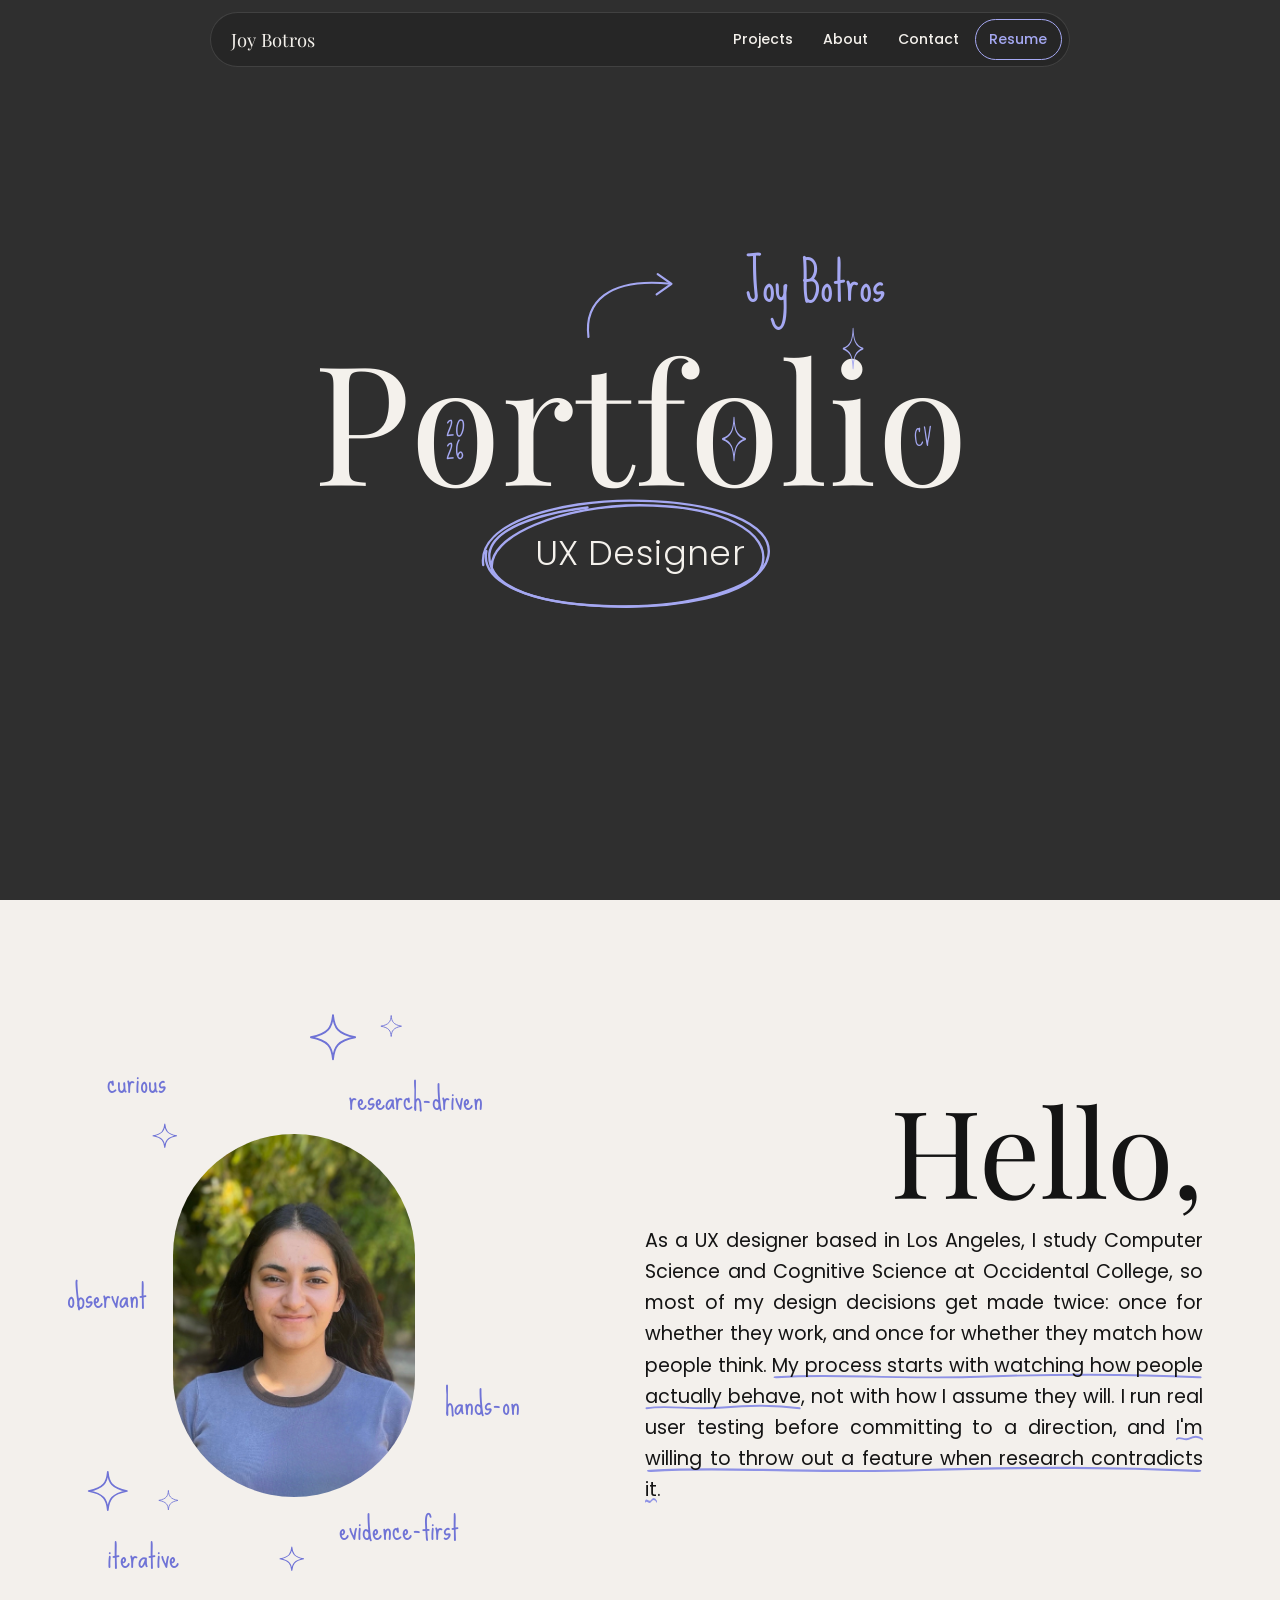
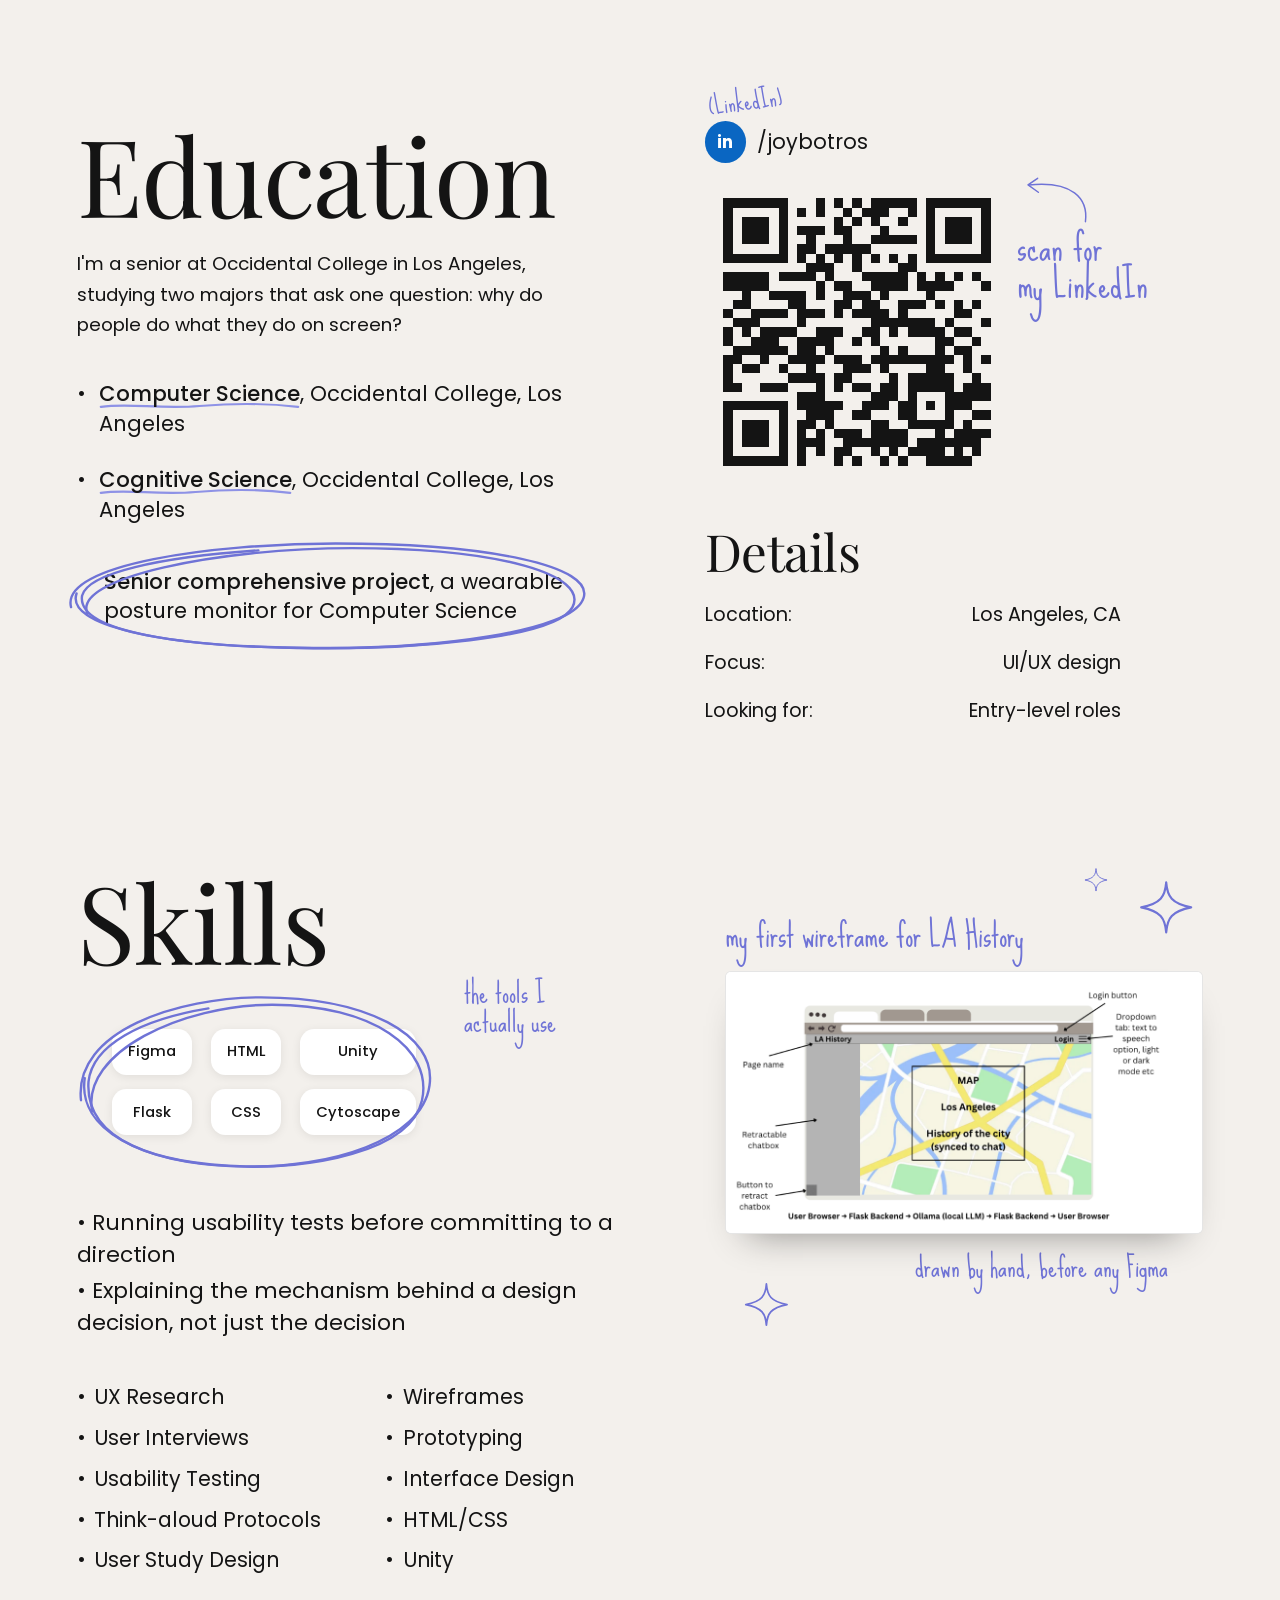
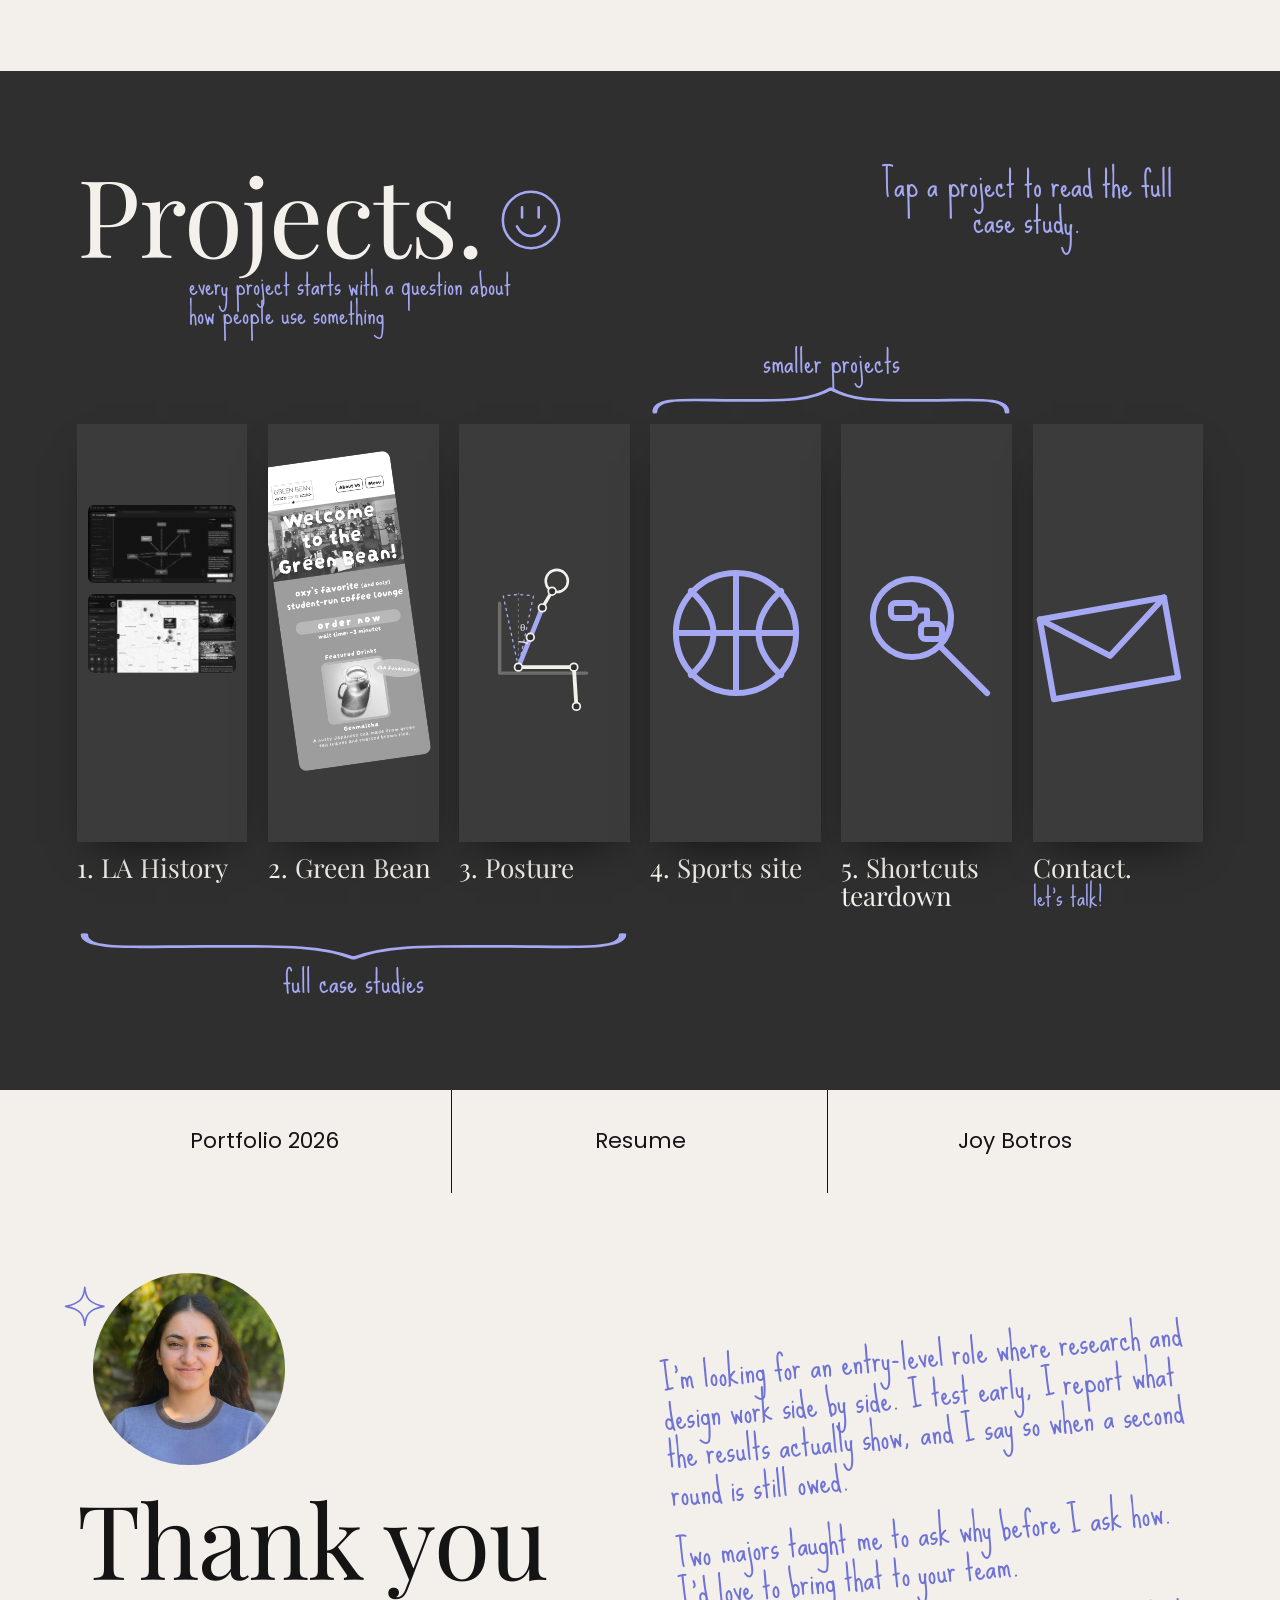
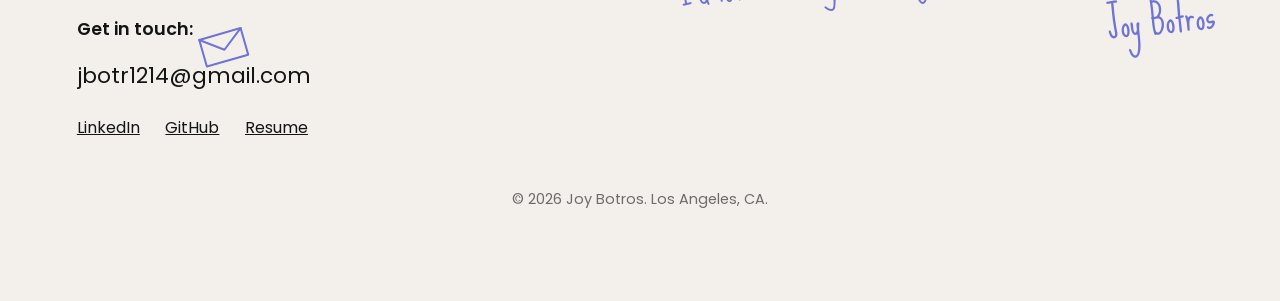
<file: index-4.html>
<!DOCTYPE html>
<html lang="en">
<head>
<meta charset="utf-8">
<meta name="viewport" content="width=device-width, initial-scale=1">
<title>Joy Botros, UX Design</title>
<meta name="description" content="UX design portfolio of Joy Botros. Case studies in LA History, an educational history app, The Green Bean, a campus cafe ordering app, and a wearable posture monitor.">
<meta name="theme-color" content="#2F2F2F">
<link rel="icon" href="data:image/svg+xml,%3Csvg xmlns='http://www.w3.org/2000/svg' viewBox='0 0 64 64'%3E%3Crect width='64' height='64' rx='14' fill='%232F2F2F'/%3E%3Ctext x='32' y='44' font-family='Georgia,serif' font-size='34' text-anchor='middle' fill='%23A5A8F2'%3EJB%3C/text%3E%3C/svg%3E">
<link rel="preconnect" href="https://fonts.googleapis.com">
<link rel="preconnect" href="https://fonts.gstatic.com" crossorigin>
<link href="https://fonts.googleapis.com/css2?family=Playfair+Display:ital,wght@0,400;1,400&family=Poppins:ital,wght@0,300;0,400;0,500;0,600;1,300;1,400&family=Sue+Ellen+Francisco&display=swap" rel="stylesheet">
<style>
:root{
  --char:#2F2F2F; --char-2:#3B3B3B;
  --paper:#F3F0EC; --paper-2:#E7E2DB;
  --ink:#141414; --cream:#F4F1EC;
  --hand-d:#A5A8F2; --hand-l:#6F73D6;
  --serif:"Playfair Display","Bodoni Moda",Georgia,"Times New Roman",serif;
  --sans:"Poppins","Helvetica Neue",Arial,sans-serif;
  --f-hand:"Sue Ellen Francisco","Caveat","Segoe Print","Comic Sans MS",cursive;
}
*,*::before,*::after{box-sizing:border-box}
html{scroll-behavior:smooth;-webkit-text-size-adjust:100%}
@media (prefers-reduced-motion:reduce){html{scroll-behavior:auto}}
b{font-weight:500}
body{margin:0;background:var(--char);color:var(--ink);font-family:var(--sans);font-size:1.0625rem;line-height:1.6;-webkit-font-smoothing:antialiased}
h1,h2,h3,p,dl,dd,figure,ul{margin:0}
ul{padding:0}
p{text-wrap:pretty}
img,svg{display:block;max-width:100%}
a{color:inherit}
[hidden]{display:none!important}
[id]{scroll-margin-top:70px}
:focus-visible{outline:3px solid var(--focus,#4A4EC4);outline-offset:3px;border-radius:4px}
h1[tabindex="-1"]:focus{outline:none}
.sr{position:absolute;width:1px;height:1px;overflow:hidden;clip:rect(0 0 0 0);white-space:nowrap}
.skip{position:absolute;left:1rem;top:-4rem;z-index:100;background:var(--cream);color:var(--ink);padding:.6rem 1rem;border-radius:8px}
.skip:focus{top:1rem}

/* ---- slides ---- */
.slide{position:relative;overflow:hidden;padding:clamp(5.5rem,9vw,8rem) clamp(1.25rem,6vw,5rem) clamp(3.5rem,7vw,6rem)}
.dark{background:var(--char);color:var(--cream);--hand:var(--hand-d);--focus:#C4C6F8}
.light{background:var(--paper);color:var(--ink);--hand:var(--hand-l);--focus:#4A4EC4}
.in{position:relative;max-width:1240px;margin-inline:auto}
.serif{font-family:var(--serif);font-weight:400;letter-spacing:-.01em;line-height:1}
.hand{font-family:var(--f-hand);color:var(--hand);font-weight:400;line-height:1.05}
.h-big{font-size:clamp(3.6rem,8.4vw,7.5rem);line-height:.98}
.pos{position:absolute}

/* ---- doodles ---- */
.d{fill:none;stroke:var(--hand);stroke-width:4;stroke-linecap:round;stroke-linejoin:round;overflow:visible}
.ring{position:absolute;left:-5%;top:-14%;width:110%;height:128%;fill:none;stroke:var(--hand);stroke-width:2.4;stroke-linecap:round;overflow:visible;pointer-events:none}
.circled{position:relative;display:inline-block;padding:.55em 1.25em}
.u{background:url("data:image/svg+xml,%3Csvg xmlns='http://www.w3.org/2000/svg' viewBox='0 0 200 12' preserveAspectRatio='none'%3E%3Cpath d='M2 7C30 2 60 10 100 6S170 3 198 7' fill='none' stroke='%238E92E6' stroke-width='2.6' stroke-linecap='round'/%3E%3C/svg%3E") 0 100%/100% .5em no-repeat;padding-bottom:.14em;-webkit-box-decoration-break:clone;box-decoration-break:clone}

/* ---- nav ---- */
.nav{--focus:#C4C6F8;position:fixed;top:12px;left:50%;transform:translateX(-50%);z-index:60;display:flex;align-items:center;justify-content:space-between;gap:1rem;width:min(860px,calc(100% - 20px));padding:.4rem .45rem .4rem 1.3rem;background:rgba(38,38,38,.92);-webkit-backdrop-filter:blur(10px);backdrop-filter:blur(10px);border:1px solid rgba(255,255,255,.12);border-radius:999px;color:var(--cream);font-size:.88rem;font-weight:500}
.nav a{text-decoration:none}
.brand{white-space:nowrap;font-family:var(--serif);font-size:1.15rem;font-weight:400}
.nav ul{display:flex;gap:.15rem;list-style:none;align-items:center}
.nav li a{display:block;padding:.5rem .85rem;border-radius:999px;transition:color .15s}
.nav li a:hover{color:var(--hand-d)}
.nav li a.r{border:1.5px solid var(--hand-d);color:var(--hand-d)}
.nav li a.r:hover{background:var(--hand-d);color:var(--char)}
@media (max-width:620px){.nav .hs{display:none}.in-o{font-size:.17em}.in-o.cv{font-size:.14em}}

/* ---- title slide ---- */
.s-title{min-height:100svh;display:grid;place-items:center;padding-block:6rem 4rem}
.title-wrap{position:relative;width:fit-content;margin-inline:auto;font-size:clamp(5rem,13vw,12.5rem);text-align:center}
.big{font-family:var(--serif);font-weight:400;font-size:1em;line-height:1;letter-spacing:0;color:var(--cream);margin:0}
.ch{position:relative;display:inline-block;line-height:1}
.in-o{position:absolute;left:50%;top:63%;transform:translate(-50%,-50%);font-family:var(--f-hand);font-style:normal;color:var(--hand);font-size:.15em;line-height:.92;text-align:center;white-space:nowrap}
.in-o.sp{width:.15em;height:.28em;font-size:1em}
.in-o.cv{font-size:.13em}
.ch.i .dot{position:absolute;left:50%;top:-.04em;width:.13em;height:.26em;transform:translateX(-45%)}
.name-note{position:absolute;left:66%;top:-46%;font-family:var(--f-hand);color:var(--hand);font-size:.31em;line-height:1;white-space:nowrap}
.name-arrow{position:absolute;left:41%;top:-.42em;width:.64em;height:.5em}
.role{margin-top:.5rem;font-size:clamp(1.1rem,2.7vw,2.2rem);font-weight:300;text-align:center;letter-spacing:.01em}
.role .circled{padding:.5em 1.4em}

/* ---- hello ---- */
.hello-grid{display:grid;grid-template-columns:minmax(0,.95fr) minmax(0,1.05fr);gap:clamp(2rem,5vw,5rem);align-items:center}
.who{position:relative;aspect-ratio:1/1.12;width:100%;max-width:36rem}
.arch{position:absolute;left:19%;top:21%;width:48%;aspect-ratio:1/1.5;border-radius:999px;overflow:hidden;background:#cfcbc5}
.arch img{width:100%;height:100%;object-fit:cover}
.arch.nophoto{display:grid;place-items:center;background:#dad5ce}
.arch.nophoto::after{content:"JB";font-family:var(--serif);font-size:clamp(2.6rem,6vw,4.6rem);color:var(--hand)}
.orbit{stroke-width:3}
.tr{position:absolute;font-family:var(--f-hand);color:var(--hand);font-size:clamp(1.25rem,2.5vw,2.2rem);line-height:1;white-space:nowrap}
.hello-r{text-align:right}
.hello{font-size:clamp(4rem,9.5vw,8.5rem);line-height:.95}
.hello-r p{margin:1.2rem 0 0 auto;max-width:36rem;text-align:justify;hyphens:auto;font-size:clamp(1.02rem,1.5vw,1.35rem);line-height:1.62}

/* ---- education ---- */
.edu-grid{display:grid;grid-template-columns:minmax(0,1.05fr) minmax(0,.95fr);gap:clamp(2rem,6vw,6rem)}
.edu-l p{margin-top:1.4rem;max-width:32rem;font-size:clamp(1rem,1.45vw,1.2rem);line-height:1.65}
.bul{list-style:none;margin-top:2.4rem;display:grid;gap:1.7rem;font-size:clamp(1.05rem,1.65vw,1.45rem);line-height:1.4}
.bul li{position:relative;padding-left:1.4rem}
.bul li::before{content:"•";position:absolute;left:0}
.bul .circled{padding:.7em 1.3em;margin-left:-1.4rem}
.bul li:has(.circled)::before{display:none}
.qr-block{position:relative;width:min(100%,19rem)}
.li-note{position:absolute;left:.2rem;top:-2.4rem;transform:rotate(-8deg);font-family:var(--f-hand);color:var(--hand);font-size:1.5rem}
.handle{display:flex;align-items:center;gap:.65rem;font-size:1.3rem}
.badge{display:grid;place-items:center;width:2.6rem;height:2.6rem;border-radius:50%;background:#0A66C2;color:#fff;font-weight:700;font-size:1.05rem}
.qr{width:100%;margin-top:1.1rem}
.qr svg{width:100%;height:auto;fill:var(--ink);shape-rendering:crispEdges}
.qr-hand{position:absolute;left:calc(100% + .5rem);top:15%;width:11rem;font-family:var(--f-hand);color:var(--hand);font-size:clamp(1.7rem,3vw,2.6rem);line-height:.95}
.qr-hand svg{width:4.6rem;height:3rem;margin-bottom:.4rem;transform:scaleX(-1)}
.det-h{margin-top:2.6rem;font-size:clamp(2.2rem,4vw,3.4rem)}
.det{display:grid;grid-template-columns:auto 1fr;gap:1.1rem 2.5rem;margin-top:1.4rem;max-width:26rem;font-size:1.2rem}
.det dt{font-weight:400}
.det dd{text-align:right}

/* ---- skills ---- */
.skills-grid{display:grid;grid-template-columns:minmax(0,1.1fr) minmax(0,.9fr);gap:clamp(2rem,5vw,5rem)}
.tools{position:relative;display:inline-grid;grid-template-columns:repeat(3,auto);gap:.9rem 1.2rem;padding:1.9rem 2.2rem;margin:1.6rem 0 2.6rem}
.tools .ring{left:-3%;top:-5%;width:106%;height:110%}
.tool{background:#fff;border-radius:.9rem;padding:.7rem 1rem;font-weight:500;font-size:.92rem;text-align:center;box-shadow:0 2px 10px rgba(0,0,0,.08)}
.tools-note{position:absolute;left:calc(100% + .8rem);top:-1.2rem;width:9rem;font-family:var(--f-hand);color:var(--hand);font-size:clamp(1.3rem,2.2vw,1.9rem);line-height:1}
.principles{list-style:none;display:grid;gap:.3rem;font-size:clamp(1.05rem,1.7vw,1.45rem);line-height:1.45;max-width:36rem}
.skill-cols{display:grid;grid-template-columns:1fr 1fr;gap:0 2rem;margin-top:2.4rem;font-size:clamp(1rem,1.6vw,1.4rem);line-height:2}
.skill-cols li{list-style:none;position:relative;padding-left:1.1rem}
.skill-cols li::before{content:"•";position:absolute;left:0}
.sk-r{position:relative;align-self:start;padding:3.2rem 0 3rem}
.sk-r .cap-t{position:static;display:block;max-width:20rem;margin-bottom:1.1rem;font-size:clamp(1.5rem,2.6vw,2.3rem)}
.sk-arch{position:relative;width:100%;border-radius:6px;overflow:hidden;background:#fff;border:1px solid rgba(0,0,0,.1);box-shadow:0 20px 36px -22px rgba(0,0,0,.45)}
.sk-arch img{width:100%;height:auto}
.sk-r .cap-b{position:static;display:block;margin:1.2rem 0 0 auto;max-width:18rem;font-size:clamp(1.3rem,2.2vw,1.9rem);text-align:left}

/* ---- projects ---- */
.p-head{display:flex;justify-content:space-between;align-items:flex-start;gap:2rem}
.p-head>div{flex:0 1 32rem}
.p-title{display:flex;align-items:center;gap:1rem}
.p-title .smile{width:clamp(2.8rem,5vw,4.4rem);height:clamp(2.8rem,5vw,4.4rem);margin-top:.8rem}
.p-note-r{max-width:22rem;text-align:center;font-size:clamp(1.5rem,2.7vw,2.3rem);margin-top:.4rem}
.p-note-l{margin:.3rem 0 0 clamp(2rem,10vw,7rem);max-width:22rem;font-size:clamp(1.3rem,2.2vw,1.9rem)}
.brace-row,.tiles{display:grid;grid-template-columns:repeat(6,minmax(0,1fr));gap:clamp(.6rem,1.6vw,1.6rem)}
.brace-row{align-items:end;margin-top:1rem}
.brace-row .b{grid-column:4/span 2;text-align:center}
.brace-row .b .hand{font-size:clamp(1.4rem,2.4vw,2.1rem)}
.brace-row .b svg{width:100%;height:1.8rem;margin-top:.3rem}
.tiles{margin-top:.6rem}
.tile{display:block;text-decoration:none;color:inherit}
.box{position:relative;aspect-ratio:1/2.45;background:var(--char-2);overflow:hidden;box-shadow:0 20px 40px -18px rgba(0,0,0,.6)}
.box .stk{position:absolute;inset:0;display:flex;flex-direction:column;justify-content:center;gap:.7rem;padding:.7rem}
.box img{width:100%;height:auto;border-radius:6px;filter:grayscale(1);transition:filter .3s}
.tile:hover img,.tile:focus-visible img{filter:none}
.box .cen{position:absolute;left:50%;top:50%;width:88%;transform:translate(-50%,-50%)}
.box .ph{position:absolute;width:78%;border-radius:8px}
.tile h3{margin-top:.75rem;font-family:var(--serif);font-weight:400;font-size:clamp(1rem,2.05vw,1.85rem);line-height:1.05}
.tile .hand{font-size:clamp(1.2rem,2vw,1.7rem);margin-top:.15rem}
.brace-b{margin-top:1rem}
.brace-b .b{grid-column:1/span 3;text-align:center}
.brace-b svg{width:100%;height:1.8rem;transform:scaleY(-1);margin-bottom:.3rem}
.brace-b .hand{font-size:clamp(1.4rem,2.4vw,2.1rem)}
@media (max-width:900px){
  .tiles{grid-template-columns:repeat(3,minmax(0,1fr));gap:1.2rem}
  .brace-row{display:none}
  .box{aspect-ratio:1/1.6}
}
@media (max-width:520px){.tiles{grid-template-columns:repeat(2,minmax(0,1fr))}}

/* ---- thank you ---- */
.s-thanks{padding-top:0}
.top-row{display:grid;grid-template-columns:repeat(3,1fr);text-align:center;font-size:clamp(.95rem,1.7vw,1.5rem);font-weight:400;border-bottom:0;height:clamp(3.4rem,8vw,7rem);align-items:center;margin-bottom:clamp(2rem,5vw,4rem)}
.top-row>*{position:relative;height:100%;display:grid;place-items:center;text-decoration:none}
.top-row>*:not(:last-child)::after{content:"";position:absolute;right:0;top:0;height:100%;width:1px;background:var(--ink)}
.thanks-grid{display:grid;grid-template-columns:minmax(0,1fr) minmax(0,1fr);gap:clamp(2rem,5vw,5rem);align-items:center}
.me{position:relative;width:clamp(8rem,17vw,12rem);aspect-ratio:1;border-radius:50%;overflow:hidden;background:#cfcbc5;margin:1rem 0 1.4rem 1rem}
.me img{width:100%;height:100%;object-fit:cover}
.me.nophoto{display:grid;place-items:center;background:#dad5ce}
.me.nophoto::after{content:"JB";font-family:var(--serif);font-size:clamp(2rem,4vw,3rem);color:var(--hand)}
.me-wrap{position:relative;width:fit-content}
.thanks{font-size:clamp(3.4rem,8vw,7.2rem);line-height:1}
.git{margin-top:1.6rem;font-weight:600;font-size:1.1rem}
.mail{position:relative;display:inline-block;margin-top:1rem;font-size:clamp(1rem,1.7vw,1.35rem);text-decoration:none}
.mail:hover{text-decoration:underline}
.mail .env{position:absolute;left:52%;top:-2.1rem;width:3.2rem;height:2.6rem;transform:rotate(-16deg)}
.other{display:flex;flex-wrap:wrap;gap:.4rem 1.6rem;margin-top:1.3rem;font-size:1rem}
.letter{font-family:var(--f-hand);color:var(--hand);font-size:clamp(1.5rem,2.7vw,2.4rem);line-height:1.12;transform:rotate(-5deg);max-width:34rem;margin-inline:auto}
.letter p+p{margin-top:1.4rem}
.letter .sig{text-align:right;margin-top:1.6rem;font-size:1.15em}
.foot{margin-top:3rem;font-size:.9rem;opacity:.6;text-align:center}

/* ---- case studies ---- */
.back{display:inline-flex;align-items:center;gap:.5rem;text-decoration:none;font-family:var(--f-hand);color:var(--hand);font-size:1.7rem;margin-bottom:1.6rem}
.back svg{width:3rem;height:1.6rem}
.back:hover{text-decoration:underline}
.c-intro-grid{display:grid;grid-template-columns:minmax(0,.95fr) minmax(0,1.05fr);gap:clamp(2rem,5vw,5rem);align-items:center}
.c-title{font-size:clamp(3.4rem,7.6vw,6.8rem);line-height:.98}
.c-intro-grid p.lead{margin-top:1.4rem;max-width:34rem;font-size:clamp(1.02rem,1.5vw,1.3rem);line-height:1.6}
.c-list{margin:1.1rem 0 0;padding-left:1.2rem;max-width:34rem;line-height:1.55}
.c-list li{margin-bottom:.4rem}
.c-meta{display:grid;grid-template-columns:1fr 1fr;gap:1.1rem 2rem;margin-top:2rem;max-width:36rem}
.c-meta dt{font-family:var(--f-hand);color:var(--hand);font-size:1.5rem;line-height:1}
.c-meta dd{font-size:.95rem;line-height:1.45;margin-top:.15rem}
.challenge{position:relative;margin-top:3rem}
.challenge .hand{display:inline-flex;align-items:flex-start;gap:.4rem;font-size:clamp(1.7rem,3vw,2.5rem)}
.challenge .hand svg{width:3.4rem;height:2.4rem;margin-top:-.4rem}
.challenge .circled{display:block;width:fit-content;max-width:30rem;margin:.9rem 0 0 .5rem;font-size:clamp(1.05rem,1.6vw,1.3rem);line-height:1.45}
.frames{position:relative;width:100%;aspect-ratio:1/1.02}
.fr{position:absolute;margin:0;border-radius:14px;overflow:hidden;background:#1d1d1d;box-shadow:0 30px 50px -22px rgba(0,0,0,.75);border:1px solid rgba(255,255,255,.08)}
.fr img{width:100%;height:auto}
.lbl{position:absolute;font-family:var(--f-hand);color:var(--hand);font-size:clamp(1.3rem,2.2vw,1.9rem);line-height:1}
.lbl.v{writing-mode:vertical-rl;transform:rotate(180deg)}
.la-a{left:0;top:5%;width:82%;rotate:-6deg}
.la-b{right:0;bottom:5%;width:62%;rotate:5deg}
.gb-a{left:6%;top:4%;width:40%;rotate:-9deg}
.gb-b{right:8%;bottom:2%;width:42%;rotate:7deg}
.po-fig{position:absolute;inset:4% 10% 4% 0;width:90%;height:92%;overflow:visible}
.po-fig .fig{width:100%;height:100%;--cream:#F4F1EC}
.stat-zone{position:relative;aspect-ratio:1/1.05;width:100%;max-width:36rem}
.dev{position:absolute;left:26%;top:12%;width:46%;margin:0;border-radius:18px;overflow:hidden;background:#fff;box-shadow:0 26px 44px -20px rgba(0,0,0,.45);border:1px solid rgba(0,0,0,.08)}
.dev img,.dev svg{width:100%;height:auto}
.dev.tall{left:34%;width:32%}
.dev.wide{left:14%;top:22%;width:72%}
.stat{position:absolute;text-align:center;font-family:var(--f-hand);color:var(--hand);line-height:.95;padding:1.2rem 1.6rem}
.stat b{display:block;font-weight:400;font-size:clamp(2.6rem,5.2vw,4.4rem)}
.stat span{display:block;font-size:clamp(1.15rem,2.1vw,1.75rem);max-width:9rem;margin-inline:auto}
.stat .ring{left:-6%;top:-8%;width:112%;height:116%}
.stat-zone .orbit{left:-6%;top:40%;width:112%;height:36%}
.c-two{display:grid;grid-template-columns:minmax(0,1fr) minmax(0,1fr);gap:clamp(2rem,5vw,5rem);align-items:center}
.c-r{text-align:right}
.c-h{font-size:clamp(3.2rem,6.4vw,5.6rem);line-height:.98}
.c-r .txt{margin:1.3rem 0 0 auto;max-width:36rem;text-align:justify;hyphens:auto;font-size:clamp(1.02rem,1.45vw,1.25rem);line-height:1.62}
.c-r .txt+.txt{margin-top:1rem}
.hh{font-family:var(--f-hand);color:var(--hand);font-size:1.35em;line-height:1;margin-right:.25em}
.quote{position:relative;margin:2.4rem 0 0 auto;max-width:34rem;font-style:italic;font-weight:300;font-size:clamp(1.05rem,1.5vw,1.3rem);line-height:1.6;text-align:right}
.quote .att{display:block;margin-top:.7rem;font-style:normal;font-family:var(--f-hand);color:var(--hand);font-size:1.7rem}
.qm{font-family:var(--f-hand);color:var(--hand);font-style:normal;font-size:2.6rem;line-height:0;vertical-align:-.35em;margin-inline:.1em}
.cap{font-family:var(--f-hand);color:var(--hand);font-size:clamp(1.2rem,2vw,1.6rem);line-height:1.05;margin-top:.5rem}
.figs{display:grid;grid-template-columns:repeat(auto-fit,minmax(min(100%,17rem),1fr));gap:2rem;margin-top:3.5rem;align-items:start}
.figs img{width:100%;height:auto;border-radius:12px;box-shadow:0 20px 36px -20px rgba(0,0,0,.55);border:1px solid rgba(128,128,128,.25);background:#fff}
.figs.phones{grid-template-columns:repeat(auto-fit,minmax(min(100%,13rem),1fr));max-width:56rem}
.figs.phones img{max-width:19rem}
.c-design .c-h{max-width:40rem}
.ba-list{display:grid;gap:2.6rem;margin-top:2.6rem}
.ba-t{font-family:var(--f-hand);color:var(--hand);font-size:clamp(1.8rem,3vw,2.6rem);line-height:1}
.ba{display:grid;grid-template-columns:1fr 1fr;gap:clamp(1.5rem,4vw,4rem);margin-top:.9rem}
.ba>div{display:grid;grid-template-columns:2.8rem 1fr;gap:1rem;align-items:start}
.ba svg{width:2.8rem;height:2.8rem}
.ba .l{font-family:var(--f-hand);color:var(--hand);font-size:1.6rem;line-height:1}
.ba p{margin-top:.25rem;font-size:clamp(1.02rem,1.45vw,1.25rem);line-height:1.55}
.ba .before p{opacity:.7}
.btn{display:inline-block;margin-top:1.8rem;padding:.8rem 1.6rem;border:1.5px solid var(--hand);border-radius:999px;text-decoration:none;font-weight:500;color:inherit;transition:background .2s,color .2s}
.btn:hover{background:var(--hand);color:var(--char)}
.steps{display:grid;grid-template-columns:repeat(auto-fit,minmax(min(100%,14rem),1fr));gap:2.4rem;margin-top:3rem;list-style:none}
.steps li{position:relative}
.steps .n{position:relative;display:inline-block;font-family:var(--f-hand);color:var(--hand);font-size:3rem;line-height:1;padding:.3em .6em}
.steps .n .ring{left:0;top:0;width:100%;height:100%}
.steps h3{font-family:var(--serif);font-weight:400;font-size:clamp(1.4rem,2vw,1.8rem);line-height:1.1;margin-top:.8rem}
.steps p{margin-top:.6rem;font-size:1.02rem;line-height:1.55}
.next-c{display:block;margin-top:4rem;text-decoration:none}
.next-c .hand{font-size:clamp(1.6rem,2.6vw,2.2rem)}
.next-c .serif{display:block;font-size:clamp(2.8rem,7vw,6rem);line-height:.98;margin-top:.4rem;text-decoration:underline;text-decoration-color:transparent;text-decoration-thickness:2px;text-underline-offset:.1em;transition:text-decoration-color .2s}
.next-c:hover .serif{text-decoration-color:var(--hand)}
.txt-l{max-width:38rem;font-size:clamp(1.05rem,1.55vw,1.3rem);line-height:1.65;margin-top:1.4rem}

@media (max-width:900px){
  .p-head{flex-direction:column}
  .hello-grid,.edu-grid,.skills-grid,.c-intro-grid,.c-two,.thanks-grid{grid-template-columns:1fr}
  .hello-r{order:-1}
  .who{margin-inline:auto}
  .qr-hand{position:static;width:auto;margin-top:.8rem;display:flex;align-items:center;gap:.6rem}
  .qr-hand svg{margin:0}
  .tools-note{position:static;width:auto;margin-top:.6rem}
  .sk-r{min-height:30rem}
  .c-r{text-align:left}
  .c-r .txt,.quote{margin-left:0;text-align:left}
  .ba{grid-template-columns:1fr}
  .frames{max-width:34rem;margin-inline:auto}
  .stat-zone{margin-inline:auto}
  .top-row{font-size:.85rem}
}
</style>
<noscript><style>[hidden]{display:block!important}</style></noscript>
</head>
<body>

<svg width="0" height="0" style="position:absolute" aria-hidden="true" focusable="false">
  <defs>
    <symbol id="d-sparkle" viewBox="0 0 100 100"><path d="M50 4C52 30 60 43 96 50C60 57 52 70 50 96C48 70 40 57 4 50C40 43 48 30 50 4Z"/></symbol>
    <symbol id="d-arrow" viewBox="0 0 200 130"><path d="M14 124C6 60 50 12 168 24"/><path d="M144 6L170 24L142 44"/></symbol>
    <symbol id="d-arrow-l" viewBox="0 0 120 60"><path d="M112 34C80 46 44 44 12 28"/><path d="M32 8L10 28L36 48"/></symbol>
    <symbol id="d-smile" viewBox="0 0 100 100"><circle cx="50" cy="50" r="44"/><path d="M36 30V46M62 30V46"/><path d="M28 60C38 80 62 80 72 60"/></symbol>
    <symbol id="d-sad" viewBox="0 0 100 100"><circle cx="50" cy="50" r="44"/><path d="M36 30V46M62 30V46"/><path d="M30 76C40 58 60 58 70 76"/></symbol>
    <symbol id="d-envelope" viewBox="0 0 100 80"><path d="M8 14H92V68H8Z"/><path d="M8 14L50 46L92 14"/></symbol>
    <symbol id="d-orbit" viewBox="0 0 400 240">
      <ellipse cx="200" cy="120" rx="188" ry="58" transform="rotate(-16 200 120)"/>
      <ellipse cx="204" cy="124" rx="176" ry="46" transform="rotate(-11 204 124)"/>
      <ellipse cx="196" cy="118" rx="192" ry="66" transform="rotate(-21 196 118)"/>
    </symbol>
    <symbol id="d-brace" viewBox="0 0 300 44"><path d="M4 40C4 16 30 22 70 22C110 22 132 24 150 4C168 24 190 22 230 22C270 22 296 16 296 40"/></symbol>
    <symbol id="d-smile-big" viewBox="0 0 100 100"><circle cx="50" cy="50" r="44"/><path d="M36 30V46M62 30V46"/><path d="M28 60C38 80 62 80 72 60"/></symbol>
    <symbol id="d-ball" viewBox="0 0 100 100"><circle cx="50" cy="50" r="40"/><path d="M50 10V90M10 50H90M20 22C40 40 40 60 20 78M80 22C60 40 60 60 80 78"/></symbol>
    <symbol id="d-tear" viewBox="0 0 100 100"><circle cx="40" cy="40" r="26"/><path d="M60 60L90 90"/><rect x="26" y="30" width="16" height="10" rx="3"/><rect x="46" y="44" width="14" height="10" rx="3"/><path d="M42 35H50V44"/></symbol>

    <path id="ring-a" vector-effect="non-scaling-stroke" d="M8 60C4 22 60 4 104 4C160 4 198 24 194 52C190 82 140 97 96 96C48 95 10 82 12 50C14 30 40 16 76 10"/>
    <path id="ring-b" vector-effect="non-scaling-stroke" d="M14 66C8 34 62 8 110 8C164 8 196 32 190 60C184 88 130 98 90 96C40 94 6 76 10 48"/>

    <symbol id="posture-art" viewBox="0 0 400 440">
      <rect width="400" height="440" fill="#ECE8E1"/>
      <path d="M140 300L104.7 133.7A170 170 0 0 1 175.3 133.7Z" fill="var(--hand)" opacity=".25"/>
      <path d="M140 300V118" stroke="var(--ink)" stroke-opacity=".4" stroke-width="2" stroke-dasharray="6 7" fill="none"/>
      <path d="M96 150V314H300" fill="none" stroke="var(--ink)" stroke-opacity=".2" stroke-width="10" stroke-linecap="round" stroke-linejoin="round"/>
      <path d="M140 300H270L276 392" fill="none" stroke="var(--ink)" stroke-width="12" stroke-linecap="round" stroke-linejoin="round"/>
      <path d="M140 300L196 161" stroke="var(--hand)" stroke-width="14" stroke-linecap="round" fill="none"/>
      <path d="M196 161L219 122" stroke="var(--ink)" stroke-width="10" stroke-linecap="round" fill="none"/>
      <circle cx="230" cy="98" r="26" fill="var(--ink)"/>
      <path d="M140 240A60 60 0 0 1 162.5 244.4" fill="none" stroke="var(--ink)" stroke-width="3"/>
      <text x="144" y="216" font-family="Sue Ellen Francisco, Georgia, serif" font-size="26" fill="var(--ink)">θ</text>
      <g fill="#ECE8E1" stroke="var(--ink)" stroke-width="4"><circle cx="140" cy="300" r="9"/><circle cx="168" cy="230" r="9"/><circle cx="196" cy="161" r="9"/><circle cx="219" cy="122" r="9"/><circle cx="270" cy="300" r="9"/><circle cx="276" cy="392" r="9"/></g>
    </symbol>

    <symbol id="posture-line" viewBox="0 0 400 440">
      <path d="M140 300L104.7 133.7A170 170 0 0 1 175.3 133.7Z" fill="none" stroke="var(--hand)" stroke-width="3" stroke-dasharray="7 8"/>
      <path d="M140 300V118" stroke="var(--cream)" stroke-opacity=".4" stroke-width="2" stroke-dasharray="6 7" fill="none"/>
      <path d="M96 150V314H300" fill="none" stroke="var(--cream)" stroke-opacity=".28" stroke-width="8" stroke-linecap="round" stroke-linejoin="round"/>
      <path d="M140 300H270L276 392" fill="none" stroke="var(--cream)" stroke-width="9" stroke-linecap="round" stroke-linejoin="round"/>
      <path d="M140 300L196 161" stroke="var(--hand)" stroke-width="11" stroke-linecap="round" fill="none"/>
      <path d="M196 161L219 122" stroke="var(--cream)" stroke-width="8" stroke-linecap="round" fill="none"/>
      <circle cx="230" cy="98" r="26" fill="none" stroke="var(--cream)" stroke-width="6"/>
      <path d="M140 240A60 60 0 0 1 162.5 244.4" fill="none" stroke="var(--cream)" stroke-width="3"/>
      <text x="144" y="216" font-family="Sue Ellen Francisco, Georgia, serif" font-size="26" fill="var(--cream)">θ</text>
      <g fill="#2F2F2F" stroke="var(--cream)" stroke-width="4"><circle cx="140" cy="300" r="9"/><circle cx="168" cy="230" r="9"/><circle cx="196" cy="161" r="9"/><circle cx="219" cy="122" r="9"/><circle cx="270" cy="300" r="9"/><circle cx="276" cy="392" r="9"/></g>
    </symbol>
  </defs>
</svg>

<a class="skip" href="#main">Skip to content</a>

<header class="nav">
  <a class="brand" href="#top">Joy Botros</a>
  <nav aria-label="Primary">
    <ul>
      <li><a href="#projects">Projects</a></li>
      <li class="hs"><a href="#about">About</a></li>
      <li><a href="#contact">Contact</a></li>
      <li><a class="r" href="resume.pdf" target="_blank" rel="noopener">Resume</a></li>
    </ul>
  </nav>
</header>

<main id="main">

<!-- =====================  HOME  ===================== -->
<div id="view-home">

  <!-- Title -->
  <section class="slide dark s-title" id="top">
    <div class="in" style="text-align:center">
      <div class="title-wrap">
        <span class="name-note" aria-hidden="true">Joy Botros</span>
        <svg class="d name-arrow" viewBox="0 0 200 130" aria-hidden="true"><use href="#d-arrow"/></svg>
        <h1 class="big" aria-label="Portfolio 2026. Joy Botros, UX Designer."><span aria-hidden="true">P<span class="ch">o<em class="in-o">20<br>26</em></span>rtf<span class="ch">o<svg class="d in-o sp" viewBox="0 0 100 100" preserveAspectRatio="none"><use href="#d-sparkle"/></svg></span>l<span class="ch i">i<svg class="d dot" viewBox="0 0 100 100" preserveAspectRatio="none"><use href="#d-sparkle"/></svg></span><span class="ch">o<em class="in-o cv">CV</em></span></span></h1>
      </div>
      <p class="role"><span class="circled">UX Designer<svg class="ring" viewBox="0 0 200 100" preserveAspectRatio="none" aria-hidden="true"><use href="#ring-a"/><use href="#ring-b"/></svg></span></p>
    </div>
  </section>

  <!-- Hello -->
  <section class="slide light s-hello" id="about">
    <div class="in hello-grid">
      <div class="who">
        <div class="arch"><img src="images/joy.jpg" alt="Portrait of Joy Botros" onerror="this.parentNode.classList.add('nophoto');this.remove()"></div>
        <span class="tr" style="left:6%;top:9%">curious</span>
        <svg class="d pos" style="left:15%;top:19%;width:1.6rem;height:1.6rem" viewBox="0 0 100 100" aria-hidden="true"><use href="#d-sparkle"/></svg>
        <svg class="d pos" style="left:46%;top:-1%;width:3rem;height:3.4rem" viewBox="0 0 100 100" aria-hidden="true"><use href="#d-sparkle"/></svg>
        <svg class="d pos" style="left:60%;top:0;width:1.4rem;height:1.4rem" viewBox="0 0 100 100" aria-hidden="true"><use href="#d-sparkle"/></svg>
        <span class="tr" style="left:54%;top:12%">research-driven</span>
        <span class="tr" style="left:-2%;top:47%">observant</span>
        <span class="tr" style="left:73%;top:66%">hands-on</span>
        <span class="tr" style="left:52%;top:88%">evidence-first</span>
        <span class="tr" style="left:6%;top:93%">iterative</span>
        <svg class="d pos" style="left:2%;top:80%;width:2.6rem;height:3rem" viewBox="0 0 100 100" aria-hidden="true"><use href="#d-sparkle"/></svg>
        <svg class="d pos" style="left:16%;top:84%;width:1.3rem;height:1.3rem" viewBox="0 0 100 100" aria-hidden="true"><use href="#d-sparkle"/></svg>
        <svg class="d pos" style="left:40%;top:94%;width:1.6rem;height:1.6rem" viewBox="0 0 100 100" aria-hidden="true"><use href="#d-sparkle"/></svg>
      </div>
      <div class="hello-r">
        <h2 class="serif hello">Hello,</h2>
        <p>As a UX designer based in Los Angeles, I study Computer Science and Cognitive Science at Occidental College, so most of my design decisions get made twice: once for whether they work, and once for whether they match how people think. <span class="u">My process starts with watching how people actually behave</span>, not with how I assume they will. I run real user testing before committing to a direction, and <span class="u">I'm willing to throw out a feature when research contradicts it</span>.</p>
      </div>
    </div>
  </section>

  <!-- Education -->
  <section class="slide light s-edu" id="education" style="padding-top:clamp(2rem,4vw,4rem)">
    <div class="in edu-grid">
      <div class="edu-l">
        <h2 class="serif h-big">Education</h2>
        <p>I'm a senior at Occidental College in Los Angeles, studying two majors that ask one question: why do people do what they do on screen?</p>
        <ul class="bul">
          <li><b><span class="u">Computer Science</span></b>, Occidental College, Los Angeles</li>
          <li><b><span class="u">Cognitive Science</span></b>, Occidental College, Los Angeles</li>
          <li><span class="circled"><b>Senior comprehensive project</b>, a wearable posture monitor for Computer Science<svg class="ring" viewBox="0 0 200 100" preserveAspectRatio="none" aria-hidden="true"><use href="#ring-a"/><use href="#ring-b"/></svg></span></li>
        </ul>
      </div>
      <div class="edu-r">
        <div class="qr-block">
          <span class="li-note" aria-hidden="true">(LinkedIn)</span>
          <div class="handle"><span class="badge" aria-hidden="true">in</span><a href="https://www.linkedin.com/in/joybotros/" target="_blank" rel="noopener" style="text-decoration:none">/joybotros</a></div>
          <div class="qr">
            <svg viewBox="0 0 33 33" role="img" aria-label="QR code linking to Joy Botros on LinkedIn"><path d="M2 2h7v1h-7zM12 2h1v1h-1zM14 2h1v1h-1zM16 2h1v1h-1zM18 2h5v1h-5zM24 2h7v1h-7zM2 3h1v1h-1zM8 3h1v1h-1zM10 3h1v1h-1zM12 3h1v1h-1zM15 3h1v1h-1zM17 3h3v1h-3zM22 3h1v1h-1zM24 3h1v1h-1zM30 3h1v1h-1zM2 4h1v1h-1zM4 4h3v1h-3zM8 4h1v1h-1zM14 4h1v1h-1zM16 4h1v1h-1zM18 4h1v1h-1zM21 4h1v1h-1zM24 4h1v1h-1zM26 4h3v1h-3zM30 4h1v1h-1zM2 5h1v1h-1zM4 5h3v1h-3zM8 5h1v1h-1zM10 5h3v1h-3zM14 5h2v1h-2zM19 5h1v1h-1zM24 5h1v1h-1zM26 5h3v1h-3zM30 5h1v1h-1zM2 6h1v1h-1zM4 6h3v1h-3zM8 6h1v1h-1zM11 6h1v1h-1zM15 6h1v1h-1zM18 6h5v1h-5zM24 6h1v1h-1zM26 6h3v1h-3zM30 6h1v1h-1zM2 7h1v1h-1zM8 7h1v1h-1zM10 7h2v1h-2zM13 7h5v1h-5zM24 7h1v1h-1zM30 7h1v1h-1zM2 8h7v1h-7zM10 8h1v1h-1zM12 8h1v1h-1zM14 8h1v1h-1zM16 8h1v1h-1zM18 8h1v1h-1zM20 8h1v1h-1zM22 8h1v1h-1zM24 8h7v1h-7zM11 9h3v1h-3zM16 9h1v1h-1zM21 9h2v1h-2zM2 10h5v1h-5zM8 10h4v1h-4zM13 10h1v1h-1zM17 10h5v1h-5zM23 10h1v1h-1zM25 10h1v1h-1zM27 10h1v1h-1zM29 10h1v1h-1zM2 11h5v1h-5zM12 11h1v1h-1zM14 11h2v1h-2zM18 11h4v1h-4zM23 11h4v1h-4zM30 11h1v1h-1zM4 12h1v1h-1zM7 12h4v1h-4zM12 12h1v1h-1zM15 12h3v1h-3zM19 12h1v1h-1zM24 12h1v1h-1zM3 13h2v1h-2zM9 13h2v1h-2zM14 13h2v1h-2zM17 13h2v1h-2zM21 13h3v1h-3zM25 13h1v1h-1zM27 13h1v1h-1zM29 13h1v1h-1zM2 14h1v1h-1zM5 14h4v1h-4zM10 14h3v1h-3zM14 14h1v1h-1zM16 14h4v1h-4zM21 14h1v1h-1zM27 14h2v1h-2zM3 15h3v1h-3zM10 15h1v1h-1zM18 15h7v1h-7zM26 15h1v1h-1zM30 15h1v1h-1zM2 16h1v1h-1zM4 16h1v1h-1zM6 16h4v1h-4zM12 16h3v1h-3zM17 16h2v1h-2zM20 16h1v1h-1zM22 16h4v1h-4zM27 16h2v1h-2zM2 17h1v1h-1zM5 17h3v1h-3zM10 17h4v1h-4zM16 17h1v1h-1zM18 17h1v1h-1zM25 17h2v1h-2zM29 17h1v1h-1zM3 18h6v1h-6zM10 18h2v1h-2zM13 18h1v1h-1zM19 18h1v1h-1zM21 18h1v1h-1zM25 18h1v1h-1zM27 18h2v1h-2zM2 19h2v1h-2zM6 19h1v1h-1zM9 19h4v1h-4zM14 19h3v1h-3zM18 19h9v1h-9zM28 19h1v1h-1zM30 19h1v1h-1zM2 20h1v1h-1zM4 20h2v1h-2zM8 20h1v1h-1zM11 20h1v1h-1zM15 20h3v1h-3zM19 20h1v1h-1zM24 20h2v1h-2zM28 20h1v1h-1zM2 21h1v1h-1zM9 21h4v1h-4zM14 21h2v1h-2zM20 21h1v1h-1zM22 21h5v1h-5zM29 21h1v1h-1zM2 22h2v1h-2zM6 22h3v1h-3zM12 22h1v1h-1zM14 22h1v1h-1zM16 22h2v1h-2zM19 22h2v1h-2zM22 22h5v1h-5zM28 22h3v1h-3zM10 23h3v1h-3zM18 23h3v1h-3zM22 23h1v1h-1zM26 23h5v1h-5zM2 24h7v1h-7zM10 24h5v1h-5zM17 24h3v1h-3zM21 24h2v1h-2zM24 24h1v1h-1zM26 24h3v1h-3zM2 25h1v1h-1zM8 25h1v1h-1zM11 25h3v1h-3zM16 25h2v1h-2zM21 25h2v1h-2zM26 25h1v1h-1zM29 25h2v1h-2zM2 26h1v1h-1zM4 26h3v1h-3zM8 26h1v1h-1zM10 26h2v1h-2zM13 26h1v1h-1zM18 26h2v1h-2zM22 26h5v1h-5zM28 26h1v1h-1zM2 27h1v1h-1zM4 27h3v1h-3zM8 27h1v1h-1zM10 27h1v1h-1zM12 27h1v1h-1zM14 27h3v1h-3zM18 27h4v1h-4zM25 27h1v1h-1zM27 27h4v1h-4zM2 28h1v1h-1zM4 28h3v1h-3zM8 28h1v1h-1zM10 28h3v1h-3zM15 28h7v1h-7zM23 28h7v1h-7zM2 29h1v1h-1zM8 29h1v1h-1zM10 29h1v1h-1zM12 29h1v1h-1zM14 29h2v1h-2zM18 29h1v1h-1zM20 29h1v1h-1zM22 29h4v1h-4zM27 29h1v1h-1zM29 29h1v1h-1zM2 30h7v1h-7zM10 30h1v1h-1zM14 30h1v1h-1zM16 30h1v1h-1zM19 30h1v1h-1zM21 30h1v1h-1zM24 30h5v1h-5z"/></svg>
          </div>
          <div class="qr-hand" aria-hidden="true"><svg class="d" viewBox="0 0 200 130"><use href="#d-arrow"/></svg><span>scan for<br>my LinkedIn</span></div>
        </div>
        <h3 class="serif det-h">Details</h3>
        <dl class="det">
          <dt>Location:</dt><dd>Los Angeles, CA</dd>
          <dt>Focus:</dt><dd>UI/UX design</dd>
          <dt>Looking for:</dt><dd>Entry-level roles</dd>
        </dl>
      </div>
    </div>
  </section>

  <!-- Skills -->
  <section class="slide light s-skills" id="skills" style="padding-top:clamp(2rem,4vw,4rem)">
    <div class="in skills-grid">
      <div>
        <h2 class="serif h-big">Skills</h2>
        <div class="tools">
          <svg class="ring" viewBox="0 0 200 100" preserveAspectRatio="none" aria-hidden="true"><use href="#ring-a"/><use href="#ring-b"/></svg>
          <span class="tool">Figma</span><span class="tool">HTML</span><span class="tool">Unity</span>
          <span class="tool">Flask</span><span class="tool">CSS</span><span class="tool">Cytoscape</span>
          <span class="tools-note" aria-hidden="true">the tools I actually use</span>
        </div>
        <ul class="principles">
          <li>• Running usability tests before committing to a direction</li>
          <li>• Explaining the mechanism behind a design decision, not just the decision</li>
        </ul>
        <ul class="skill-cols" style="display:grid;padding:0">
          <li>UX Research</li><li>Wireframes</li>
          <li>User Interviews</li><li>Prototyping</li>
          <li>Usability Testing</li><li>Interface Design</li>
          <li>Think-aloud Protocols</li><li>HTML/CSS</li>
          <li>User Study Design</li><li>Unity</li>
        </ul>
      </div>
      <div class="sk-r">
        <span class="hand pos cap-t" aria-hidden="true">my first wireframe for LA&nbsp;History</span>
        <div class="sk-arch"><img src="images/sketch.png" alt="Hand drawn wireframe of the LA History layout, showing a map view with a retractable chatbox and the flow from browser to Flask backend to the local Ollama model." loading="lazy" decoding="async"></div>
        <svg class="d pos" style="right:2%;top:2%;width:3.4rem;height:3.8rem" viewBox="0 0 100 100" aria-hidden="true"><use href="#d-sparkle"/></svg>
        <svg class="d pos" style="right:20%;top:0;width:1.5rem;height:1.5rem" viewBox="0 0 100 100" aria-hidden="true"><use href="#d-sparkle"/></svg>
        <svg class="d pos" style="left:4%;bottom:0;width:2.8rem;height:3.2rem" viewBox="0 0 100 100" aria-hidden="true"><use href="#d-sparkle"/></svg>
        <span class="hand pos cap-b" aria-hidden="true">drawn by hand, before any Figma</span>
      </div>
    </div>
  </section>

  <!-- Projects -->
  <section class="slide dark s-projects" id="projects" style="padding-top:clamp(4rem,7vw,6rem)">
    <div class="in">
      <div class="p-head">
        <div>
          <div class="p-title">
            <h2 class="serif h-big">Projects.</h2>
            <svg class="d smile" viewBox="0 0 100 100" aria-hidden="true"><use href="#d-smile"/></svg>
          </div>
          <p class="hand p-note-l">every project starts with a question about how people use something</p>
        </div>
        <p class="hand p-note-r">Tap a project to read the full case study.</p>
      </div>

      <div class="brace-row" aria-hidden="true">
        <div class="b"><span class="hand">smaller projects</span><svg class="d" viewBox="0 0 300 44" preserveAspectRatio="none"><use href="#d-brace"/></svg></div>
      </div>

      <div class="tiles">
        <a class="tile" href="#/la-history">
          <div class="box"><div class="stk">
            <img src="images/conceptmap.png" alt="" loading="lazy" decoding="async">
            <img src="images/mapview.png" alt="" loading="lazy" decoding="async">
            <img src="images/dashboard.png" alt="" loading="lazy" decoding="async">
          </div></div>
          <h3>1. LA History</h3>
        </a>
        <a class="tile" href="#/green-bean">
          <div class="box">
            <img class="ph" style="left:6%;top:8%;rotate:-8deg" src="images/green-home.png" alt="" loading="lazy" decoding="async">
            <img class="ph" style="right:4%;bottom:8%;rotate:7deg" src="images/green-queue.png" alt="" loading="lazy" decoding="async">
          </div>
          <h3>2. Green Bean</h3>
        </a>
        <a class="tile" href="#/posture">
          <div class="box"><svg class="cen" viewBox="0 0 400 440" style="--hand:var(--hand-d);--cream:#F4F1EC;width:100%" aria-hidden="true"><use href="#posture-line"/></svg></div>
          <h3>3. Posture</h3>
        </a>
        <a class="tile" href="https://www.figma.com/design/yf6SV1xNATEtbKl9ybmy6k/Sports-Website--Prototype-?node-id=0-1&amp;t=yPpQ5IwD3qCBr19v-1" target="_blank" rel="noopener">
          <div class="box"><svg class="d cen" viewBox="0 0 100 100" aria-hidden="true"><use href="#d-ball"/></svg></div>
          <h3>4. Sports site</h3>
        </a>
        <a class="tile" href="https://www.figma.com/board/DKPPbd2p17RR2HvIBJMAxn/Teardown-Project?t=yPpQ5IwD3qCBr19v-1" target="_blank" rel="noopener">
          <div class="box"><svg class="d cen" viewBox="0 0 100 100" aria-hidden="true"><use href="#d-tear"/></svg></div>
          <h3>5. Shortcuts teardown</h3>
        </a>
        <a class="tile" href="#contact">
          <div class="box"><svg class="d cen" viewBox="0 0 100 80" aria-hidden="true" style="rotate:-10deg"><use href="#d-envelope"/></svg></div>
          <h3>Contact.</h3>
          <p class="hand">let's talk!</p>
        </a>
      </div>

      <div class="brace-row brace-b" aria-hidden="true">
        <div class="b"><svg class="d" viewBox="0 0 300 44" preserveAspectRatio="none"><use href="#d-brace"/></svg><span class="hand">full case studies</span></div>
      </div>
    </div>
  </section>

  <!-- Thank you / contact -->
  <section class="slide light s-thanks" id="contact">
    <div class="in">
      <div class="top-row">
        <span>Portfolio 2026</span>
        <a href="resume.pdf" target="_blank" rel="noopener">Resume</a>
        <span>Joy Botros</span>
      </div>
      <div class="thanks-grid">
        <div>
          <div class="me-wrap">
            <div class="me"><img src="images/joy.jpg" alt="" onerror="this.parentNode.classList.add('nophoto');this.remove()"></div>
            <svg class="d pos" style="left:-6%;top:6%;width:2.6rem;height:2.8rem" viewBox="0 0 100 100" aria-hidden="true"><use href="#d-sparkle"/></svg>
          </div>
          <h2 class="serif thanks">Thank you</h2>
          <p class="git">Get in touch:</p>
          <a class="mail" href="mailto:jbotr1214@gmail.com">jbotr1214@gmail.com<svg class="d env" viewBox="0 0 100 80" aria-hidden="true"><use href="#d-envelope"/></svg></a>
          <div class="other">
            <a href="https://www.linkedin.com/in/joybotros/" target="_blank" rel="noopener">LinkedIn</a>
            <a href="https://github.com/joyy04" target="_blank" rel="noopener">GitHub</a>
            <a href="resume.pdf" target="_blank" rel="noopener">Resume</a>
          </div>
        </div>
        <div class="letter">
          <p>I'm looking for an entry-level role where research and design work side by side. I test early, I report what the results actually show, and I say so when a second round is still owed.</p>
          <p>Two majors taught me to ask why before I ask how. I'd love to bring that to your team.</p>
          <p class="sig">Joy Botros</p>
        </div>
      </div>
      <p class="foot">© 2026 Joy Botros. Los Angeles, CA.</p>
    </div>
  </section>
</div>

<!-- =====================  CASE: LA HISTORY  ===================== -->
<article id="view-la-history" hidden>

  <section class="slide dark">
    <div class="in c-intro-grid">
      <div>
        <a class="back" href="#projects"><svg class="d" viewBox="0 0 120 60" aria-hidden="true"><use href="#d-arrow-l"/></svg>all projects</a>
        <h1 class="serif c-title">LA History</h1>
        <p class="lead">A concept mapping tool for learning city history. It teaches Los Angeles history across four eras through an interactive map, quizzes, and a concept mapping tool paired with a Socratic AI tutor, grounded in Vygotsky's Zone of Proximal Development.</p>
        <dl class="c-meta">
          <div><dt>my role</dt><dd>UX design and user research. I wrote the test protocol and ran the sessions.</dd></div>
          <div><dt>team</dt><dd>3 people, Occidental College</dd></div>
          <div><dt>tools</dt><dd>Figma, Cytoscape, Flask, Ollama</dd></div>
          <div><dt>status</dt><dd>One round of changes shipped. Second round not yet tested.</dd></div>
        </dl>
        <div class="challenge">
          <span class="hand">the challenge!<svg class="d" viewBox="0 0 200 130" aria-hidden="true"><use href="#d-arrow"/></svg></span>
          <p class="circled">Students read history passively, so get them to build the connections themselves, with a tutor that scaffolds thinking instead of handing over answers.<svg class="ring" viewBox="0 0 200 100" preserveAspectRatio="none" aria-hidden="true"><use href="#ring-a"/><use href="#ring-b"/></svg></p>
        </div>
      </div>
      <div class="frames" aria-hidden="true">
        <figure class="fr la-a"><img src="images/conceptmap.png" alt="" decoding="async"></figure>
        <figure class="fr la-b"><img src="images/mapview.png" alt="" decoding="async"></figure>
        <span class="lbl v" style="left:-8%;top:30%">concept map</span>
        <span class="lbl v" style="right:-3%;bottom:14%">map view</span>
        <svg class="d pos" style="right:6%;top:2%;width:3.4rem;height:3.8rem" viewBox="0 0 100 100"><use href="#d-sparkle"/></svg>
      </div>
    </div>
  </section>

  <section class="slide light">
    <div class="in c-two">
      <div class="stat-zone">
        <figure class="dev wide"><img src="images/sketch.png" alt="Early hand drawn wireframe of the LA History layout, showing a map view with a retractable chatbox and the technical flow from browser to Flask backend to the local Ollama model and back." loading="lazy" decoding="async"></figure>
        <svg class="d pos orbit" viewBox="0 0 400 240" aria-hidden="true"><use href="#d-orbit"/></svg>
        <div class="stat" style="left:-2%;top:2%"><svg class="ring" viewBox="0 0 200 100" preserveAspectRatio="none" aria-hidden="true"><use href="#ring-a"/><use href="#ring-b"/></svg><b>4</b><span>participants</span></div>
        <div class="stat" style="right:-2%;top:6%"><svg class="ring" viewBox="0 0 200 100" preserveAspectRatio="none" aria-hidden="true"><use href="#ring-a"/><use href="#ring-b"/></svg><b>2</b><span>key findings</span></div>
        <div class="stat" style="left:26%;bottom:0"><svg class="ring" viewBox="0 0 200 100" preserveAspectRatio="none" aria-hidden="true"><use href="#ring-a"/><use href="#ring-b"/></svg><b>1</b><span>round of testing</span></div>
        <p class="cap pos" style="right:2%;top:60%;width:10rem">Fig. 1: early wireframe of the map view, chat panel, and request flow</p>
      </div>
      <div class="c-r">
        <h2 class="serif c-h">Research</h2>
        <p class="txt">I wrote the protocol and ran moderated usability sessions with four participants using a think aloud method.</p>
        <p class="txt"><span class="hh">Onboarding friction.</span> <span class="u">Most participants skipped or skimmed the tutorial</span>, then got stuck later.</p>
        <p class="txt"><span class="hh">The AI tutor was not used as designed.</span> Meant to be a Socratic scaffold, it was mostly ignored or treated like a generic chatbot with short, low effort questions.</p>
        <blockquote class="quote"><span class="qm">“</span>The instructions make sense to you guys because you made them.<span class="qm">”</span><span class="att">Participant 3, exit interview</span></blockquote>
      </div>
    </div>
  </section>

  <section class="slide dark c-design">
    <div class="in">
      <h2 class="serif c-h">Design response</h2>
      <div class="ba-list">
        <div>
          <p class="ba-t">onboarding</p>
          <div class="ba">
            <div class="before"><svg class="d" viewBox="0 0 100 100" aria-hidden="true"><use href="#d-sad"/></svg><div><span class="l">before</span><p>A static popup.</p></div></div>
            <div class="after"><svg class="d" viewBox="0 0 100 100" aria-hidden="true"><use href="#d-sparkle"/></svg><div><span class="l">after</span><p>A spotlighted walkthrough that dims the screen and points at each feature directly.</p></div></div>
          </div>
        </div>
        <div>
          <p class="ba-t">AI tutor scope</p>
          <div class="ba">
            <div class="before"><svg class="d" viewBox="0 0 100 100" aria-hidden="true"><use href="#d-sad"/></svg><div><span class="l">before</span><p>Open ended Q&amp;A.</p></div></div>
            <div class="after"><svg class="d" viewBox="0 0 100 100" aria-hidden="true"><use href="#d-sparkle"/></svg><div><span class="l">after</span><p>A tool bound to the concept map. It responds to the student's current nodes and prompts revisions instead of answering unrelated questions.</p></div></div>
          </div>
        </div>
      </div>
      <div class="figs">
        <figure><img src="images/conceptmap.png" alt="Final concept map screen. Students place location nodes and draw labeled connections between them while an AI tutor panel on the right asks guiding questions about the map." loading="lazy" decoding="async"><figcaption class="cap">Fig. 2: the concept map, with the tutor responding to the student's actual nodes.</figcaption></figure>
        <figure><img src="images/mapview.png" alt="Final map view showing pins across Los Angeles coded by era, with a location detail panel open for Chavez Ravine showing a photo, description, and an embedded documentary clip." loading="lazy" decoding="async"><figcaption class="cap">Fig. 3: the map view, coded by era and synced to the chat.</figcaption></figure>
        <figure><img src="images/dashboard.png" alt="Progress dashboard showing era completion rings for Native, Spanish, Rancho, and Modern eras, along with points and an earned badge collection." loading="lazy" decoding="async"><figcaption class="cap">Fig. 4: the progress dashboard, tracking era completion and badges.</figcaption></figure>
      </div>
    </div>
  </section>

  <section class="slide light">
    <div class="in">
      <h2 class="serif c-h">Outcome</h2>
      <p class="txt-l">One round of testing led to these changes, but there was no second round to confirm they actually worked. <span class="u">Next step: retest the onboarding and tutor scope with new participants.</span></p>
      <a class="next-c" href="#/green-bean"><span class="hand">next project</span><span class="serif">The Green Bean</span></a>
    </div>
  </section>
</article>

<!-- =====================  CASE: GREEN BEAN  ===================== -->
<article id="view-green-bean" hidden>

  <section class="slide dark">
    <div class="in c-intro-grid">
      <div>
        <a class="back" href="#projects"><svg class="d" viewBox="0 0 120 60" aria-hidden="true"><use href="#d-arrow-l"/></svg>all projects</a>
        <h1 class="serif c-title">The Green Bean</h1>
        <p class="lead">Ordering ahead for a campus cafe with no digital line. The cafe had no way to order ahead, and baristas had to stop taking orders at peak hours.</p>
        <ul class="c-list">
          <li>No ordering channel besides standing in line, no matter the wait.</li>
          <li>Across 22 student interviews, this was the most consistently cited frustration.</li>
        </ul>
        <dl class="c-meta">
          <div><dt>my role</dt><dd>UX and UI design</dd></div>
          <div><dt>client</dt><dd>Occidental College cafe</dd></div>
          <div><dt>research</dt><dd>22 interviews, usability test with 12 students</dd></div>
          <div><dt>status</dt><dd>Completed as a course project. Not deployed at the cafe.</dd></div>
        </dl>
        <div class="challenge">
          <span class="hand">the challenge!<svg class="d" viewBox="0 0 200 130" aria-hidden="true"><use href="#d-arrow"/></svg></span>
          <p class="circled">Peak hour lines got long enough that baristas had to stop taking orders entirely.<svg class="ring" viewBox="0 0 200 100" preserveAspectRatio="none" aria-hidden="true"><use href="#ring-a"/><use href="#ring-b"/></svg></p>
        </div>
      </div>
      <div class="frames" aria-hidden="true">
        <figure class="fr gb-a"><img src="images/green-home.png" alt="" decoding="async"></figure>
        <figure class="fr gb-b"><img src="images/green-queue.png" alt="" decoding="async"></figure>
        <span class="lbl v" style="left:0;bottom:12%">home</span>
        <span class="lbl v" style="right:0;top:12%">order confirmation</span>
        <svg class="d pos" style="left:52%;top:0;width:3rem;height:3.4rem" viewBox="0 0 100 100"><use href="#d-sparkle"/></svg>
      </div>
    </div>
  </section>

  <section class="slide light">
    <div class="in">
      <div class="c-two">
        <div class="stat-zone">
          <figure class="dev tall"><img src="images/green-queue.png" alt="" loading="lazy" decoding="async"></figure>
          <svg class="d pos orbit" viewBox="0 0 400 240" aria-hidden="true"><use href="#d-orbit"/></svg>
          <div class="stat" style="left:-2%;top:4%"><svg class="ring" viewBox="0 0 200 100" preserveAspectRatio="none" aria-hidden="true"><use href="#ring-a"/><use href="#ring-b"/></svg><b>22</b><span>student interviews</span></div>
          <div class="stat" style="right:-1%;bottom:4%"><svg class="ring" viewBox="0 0 200 100" preserveAspectRatio="none" aria-hidden="true"><use href="#ring-a"/><use href="#ring-b"/></svg><b>2</b><span>design decisions</span></div>
        </div>
        <div class="c-r">
          <h2 class="serif c-h">Design decisions</h2>
          <p class="txt"><span class="hh">Ordering ahead with a live queue position.</span> Mocked up as a UI element, not backend logic, since this was scoped as a design project. The mechanism: prep time per drink times orders ahead in line, updating in real time. <span class="u">I chose a moving number over a flat "10 minutes"</span> because the real question people had was not how long, it was where they stood.</p>
          <p class="txt"><span class="hh">Club fundraiser drinks.</span> Came from a request from MENASA's president, who was running an Arab American Heritage Month fundraiser. I generalized the one time ask into a standing home page feature any club could use going forward.</p>
        </div>
      </div>
      <div class="figs phones">
        <figure><img src="images/green-order.png" alt="Order details screen for the Green Bean app, showing fields for drink name, hot or iced, size, espresso shots, milk type, syrups, and student A number." loading="lazy" decoding="async"><figcaption class="cap">Fig. 1: the order form, where a student builds their drink.</figcaption></figure>
        <figure><img src="images/green-queue.png" alt="Confirmation screen reading Your order is being prepared, with a badge showing Your drink is 2nd in Queue and a button to return home." loading="lazy" decoding="async"><figcaption class="cap">Fig. 2: confirmation screen, showing live queue position instead of a flat time.</figcaption></figure>
        <figure><img src="images/green-home.png" alt="Green Bean homepage showing a hero banner welcoming students, an order now button with a wait time note, and a featured drink section tagged as a club fundraiser." loading="lazy" decoding="async"><figcaption class="cap">Fig. 3: home screen, with a club fundraiser drink in the featured section.</figcaption></figure>
      </div>
    </div>
  </section>

  <section class="slide dark c-design">
    <div class="in">
      <h2 class="serif c-h">Testing and iteration</h2>
      <p class="txt-l">I walked <span class="u">12 students</span> through the Figma prototype before finalizing the design.</p>
      <div class="ba-list">
        <div>
          <p class="ba-t">what worked</p>
          <p class="txt-l" style="margin-top:.6rem">The fundraiser section resonated strongly, validating it as a standing feature rather than a one time add.</p>
        </div>
        <div>
          <p class="ba-t">queue position label</p>
          <div class="ba">
            <div class="before"><svg class="d" viewBox="0 0 100 100" aria-hidden="true"><use href="#d-sad"/></svg><div><span class="l">before</span><p>Read as a fixed wait time. The queue position was confusing at first.</p></div></div>
            <div class="after"><svg class="d" viewBox="0 0 100 100" aria-hidden="true"><use href="#d-sparkle"/></svg><div><span class="l">after</span><p>Reworded so it reads as a live position. Follow up walkthroughs showed the confusion was resolved.</p></div></div>
          </div>
        </div>
      </div>
      <a class="btn" href="https://www.figma.com/design/FybLwhm8U5N2ehSIW5zhFd/Online-Green-Bean-Ordering--Prototype-?t=yPpQ5IwD3qCBr19v-1" target="_blank" rel="noopener">View the Figma prototype</a>
    </div>
  </section>

  <section class="slide light">
    <div class="in">
      <h2 class="serif c-h">Outcome</h2>
      <p class="txt-l">Completed as a course project, not deployed at the cafe. <span class="u">Next step: pilot with cafe staff to validate the queue based estimate against real prep times.</span></p>
      <a class="next-c" href="#/posture"><span class="hand">next project</span><span class="serif">Posture monitoring</span></a>
    </div>
  </section>
</article>

<!-- =====================  CASE: POSTURE  ===================== -->
<article id="view-posture" hidden>

  <section class="slide dark">
    <div class="in c-intro-grid">
      <div>
        <a class="back" href="#projects"><svg class="d" viewBox="0 0 120 60" aria-hidden="true"><use href="#d-arrow-l"/></svg>all projects</a>
        <h1 class="serif c-title">Posture monitoring</h1>
        <p class="lead">Scoring sitting and standing posture in real time from a 12-sensor wearable. This is my senior comprehensive project for Computer Science. I'm the only researcher on it, working with my advisor, Professor Camarillo.</p>
        <dl class="c-meta">
          <div><dt>my role</dt><dd>Sole researcher and student investigator</dd></div>
          <div><dt>advisor</dt><dd>Professor Camarillo</dd></div>
          <div><dt>tools</dt><dd>Sony Mocopi sensors, Unity</dd></div>
          <div><dt>status</dt><dd>In progress</dd></div>
        </dl>
        <div class="challenge">
          <span class="hand">the question!<svg class="d" viewBox="0 0 200 130" aria-hidden="true"><use href="#d-arrow"/></svg></span>
          <p class="circled">Can a wearable score sitting and standing posture in real time using joint angles and fixed thresholds, without machine learning?<svg class="ring" viewBox="0 0 200 100" preserveAspectRatio="none" aria-hidden="true"><use href="#ring-a"/><use href="#ring-b"/></svg></p>
        </div>
      </div>
      <div class="frames">
        <svg class="po-fig" viewBox="0 0 400 440" role="img" aria-label="Line drawing of a seated figure in side view. Sensor points run along the spine, a dashed wedge marks the acceptable angle range, and the torso leans past it."><g class="fig"><use href="#posture-line"/></g></svg>
        <span class="lbl" style="left:0;top:9%" aria-hidden="true">acceptable range</span>
        <span class="lbl" style="right:0;top:38%" aria-hidden="true">sensor points</span>
        <span class="lbl" style="right:2%;top:14%" aria-hidden="true">torso outside it</span>
        <svg class="d pos" style="left:2%;bottom:2%;width:3.4rem;height:3.8rem" viewBox="0 0 100 100" aria-hidden="true"><use href="#d-sparkle"/></svg>
      </div>
    </div>
  </section>

  <section class="slide light">
    <div class="in c-two">
      <div class="stat-zone">
        <figure class="dev" style="left:24%;width:50%"><svg viewBox="0 0 400 440" role="img" aria-label="Illustration of a seated figure in side view with sensor points along the body, an acceptable angle range shaded around vertical, and a torso leaning past it."><use href="#posture-art"/></svg></figure>
        <svg class="d pos orbit" viewBox="0 0 400 240" aria-hidden="true"><use href="#d-orbit"/></svg>
        <div class="stat" style="left:-2%;top:2%"><svg class="ring" viewBox="0 0 200 100" preserveAspectRatio="none" aria-hidden="true"><use href="#ring-a"/><use href="#ring-b"/></svg><b>12</b><span>sensors</span></div>
        <div class="stat" style="right:-2%;top:8%"><svg class="ring" viewBox="0 0 200 100" preserveAspectRatio="none" aria-hidden="true"><use href="#ring-a"/><use href="#ring-b"/></svg><b>~20</b><span>participants</span></div>
        <div class="stat" style="left:28%;bottom:-2%"><svg class="ring" viewBox="0 0 200 100" preserveAspectRatio="none" aria-hidden="true"><use href="#ring-a"/><use href="#ring-b"/></svg><b>2</b><span>rounds of testing</span></div>
      </div>
      <div class="c-r">
        <h2 class="serif c-h">Approach</h2>
        <p class="txt">A Sony Mocopi wearable with 12 sensors streams body motion into Unity. The system reads the angles between body segments and scores them against thresholds for sitting and standing posture. <span class="u">Scoring from angles keeps every score traceable to a measurement.</span></p>
        <p class="txt"><span class="hh">Setting the threshold.</span> I start from angle ranges reported in the literature. In the first round of user testing, participants sit as straight as possible, then slouch as much as possible. Those two extremes, across the group, set one fixed threshold for the target population, instead of calibrating live for each participant.</p>
      </div>
    </div>
  </section>

  <section class="slide dark c-design">
    <div class="in">
      <h2 class="serif c-h">The study</h2>
      <p class="txt-l">About 20 participants, tested in two rounds.</p>
      <ol class="steps">
        <li><span class="n"><svg class="ring" viewBox="0 0 200 100" preserveAspectRatio="none" aria-hidden="true"><use href="#ring-a"/><use href="#ring-b"/></svg>1</span><h3>Human subjects approval</h3><p>The study goes through Occidental's human subjects review first. I'm writing the proposal and consent form.</p></li>
        <li><span class="n"><svg class="ring" viewBox="0 0 200 100" preserveAspectRatio="none" aria-hidden="true"><use href="#ring-a"/><use href="#ring-b"/></svg>2</span><h3>Round one</h3><p>Collect the sit-straight and slouch extremes, and use them to set the threshold.</p></li>
        <li><span class="n"><svg class="ring" viewBox="0 0 200 100" preserveAspectRatio="none" aria-hidden="true"><use href="#ring-a"/><use href="#ring-b"/></svg>3</span><h3>Refine the model</h3><p>Update the scoring from what round one shows.</p></li>
        <li><span class="n"><svg class="ring" viewBox="0 0 200 100" preserveAspectRatio="none" aria-hidden="true"><use href="#ring-a"/><use href="#ring-b"/></svg>4</span><h3>Round two</h3><p>Test the refined model with participants. Targeted for the end of October.</p></li>
      </ol>
    </div>
  </section>

  <section class="slide light">
    <div class="in">
      <h2 class="serif c-h">Where it stands</h2>
      <p class="txt-l"><span class="u">In progress.</span> Results will be added here after round two.</p>
      <a class="next-c" href="#/la-history"><span class="hand">next project</span><span class="serif">LA History</span></a>
    </div>
  </section>
</article>

</main>

<script>
(() => {
  const CASES = { 'la-history': 'LA History', 'green-bean': 'The Green Bean', 'posture': 'Posture monitoring' };
  const ALIAS = { 'work': 'projects' };
  const home = document.getElementById('view-home');
  const reduce = window.matchMedia('(prefers-reduced-motion: reduce)').matches;

  function currentKey() {
    let raw = '';
    try { raw = decodeURIComponent(location.hash.slice(1)); } catch (e) { raw = location.hash.slice(1); }
    raw = raw.replace(/^\//, '');
    return ALIAS[raw] || raw;
  }

  function route(initial) {
    const key = currentKey();
    const isCase = Object.prototype.hasOwnProperty.call(CASES, key);
    home.hidden = isCase;
    Object.keys(CASES).forEach(k => { document.getElementById('view-' + k).hidden = (k !== key); });

    if (isCase) {
      document.title = CASES[key] + ' | Joy Botros';
      window.scrollTo({ top: 0, behavior: 'instant' });
      if (!initial) {
        const h1 = document.querySelector('#view-' + key + ' h1');
        h1.setAttribute('tabindex', '-1');
        h1.focus({ preventScroll: true });
      }
    } else {
      document.title = 'Joy Botros, UX Design';
      const target = key ? document.getElementById(key) : null;
      if (target && home.contains(target)) {
        target.scrollIntoView({ behavior: (initial || reduce) ? 'auto' : 'smooth' });
      } else {
        window.scrollTo({ top: 0, behavior: 'instant' });
      }
    }
  }

  window.addEventListener('hashchange', () => route(false));
  route(true);
  // Re-apply once images have loaded so anchors land in the right place.
  if (currentKey()) window.addEventListener('load', () => route(true), { once: true });
})();
</script>
</body>
</html>
</file>
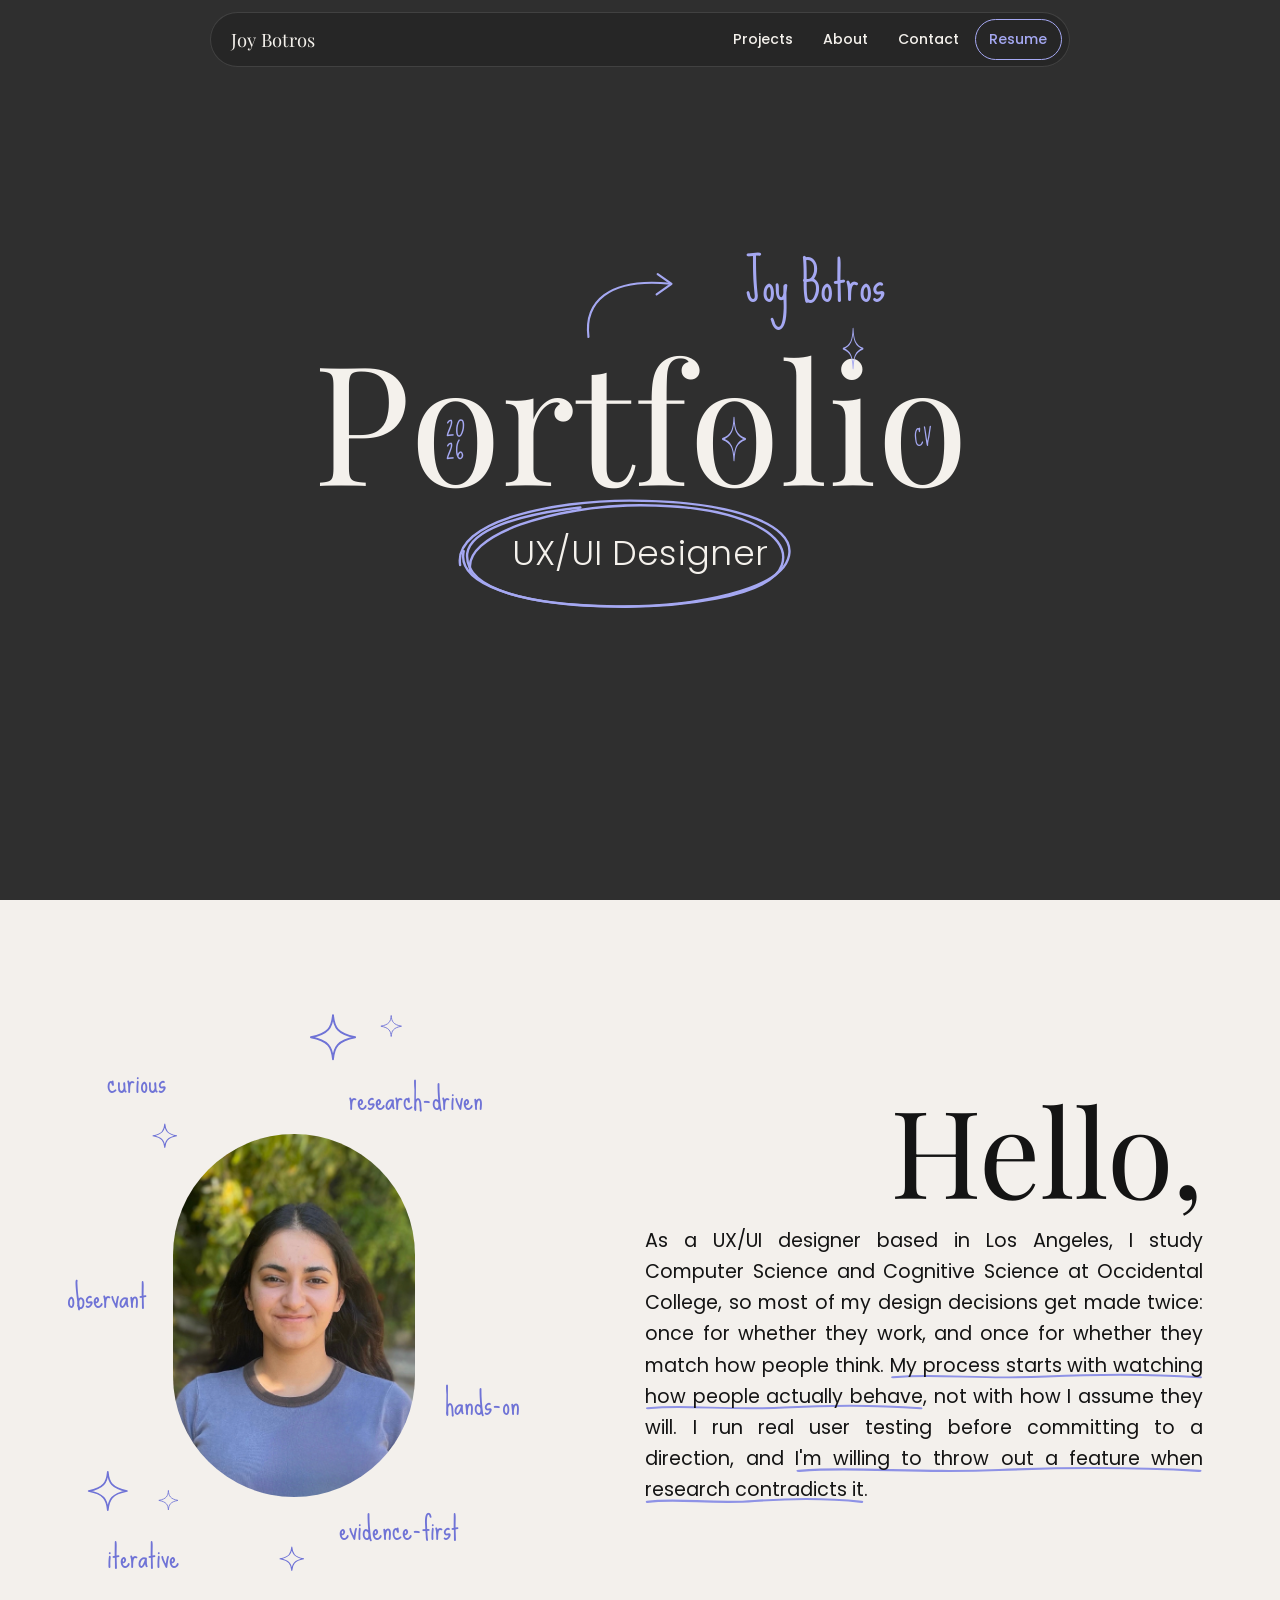
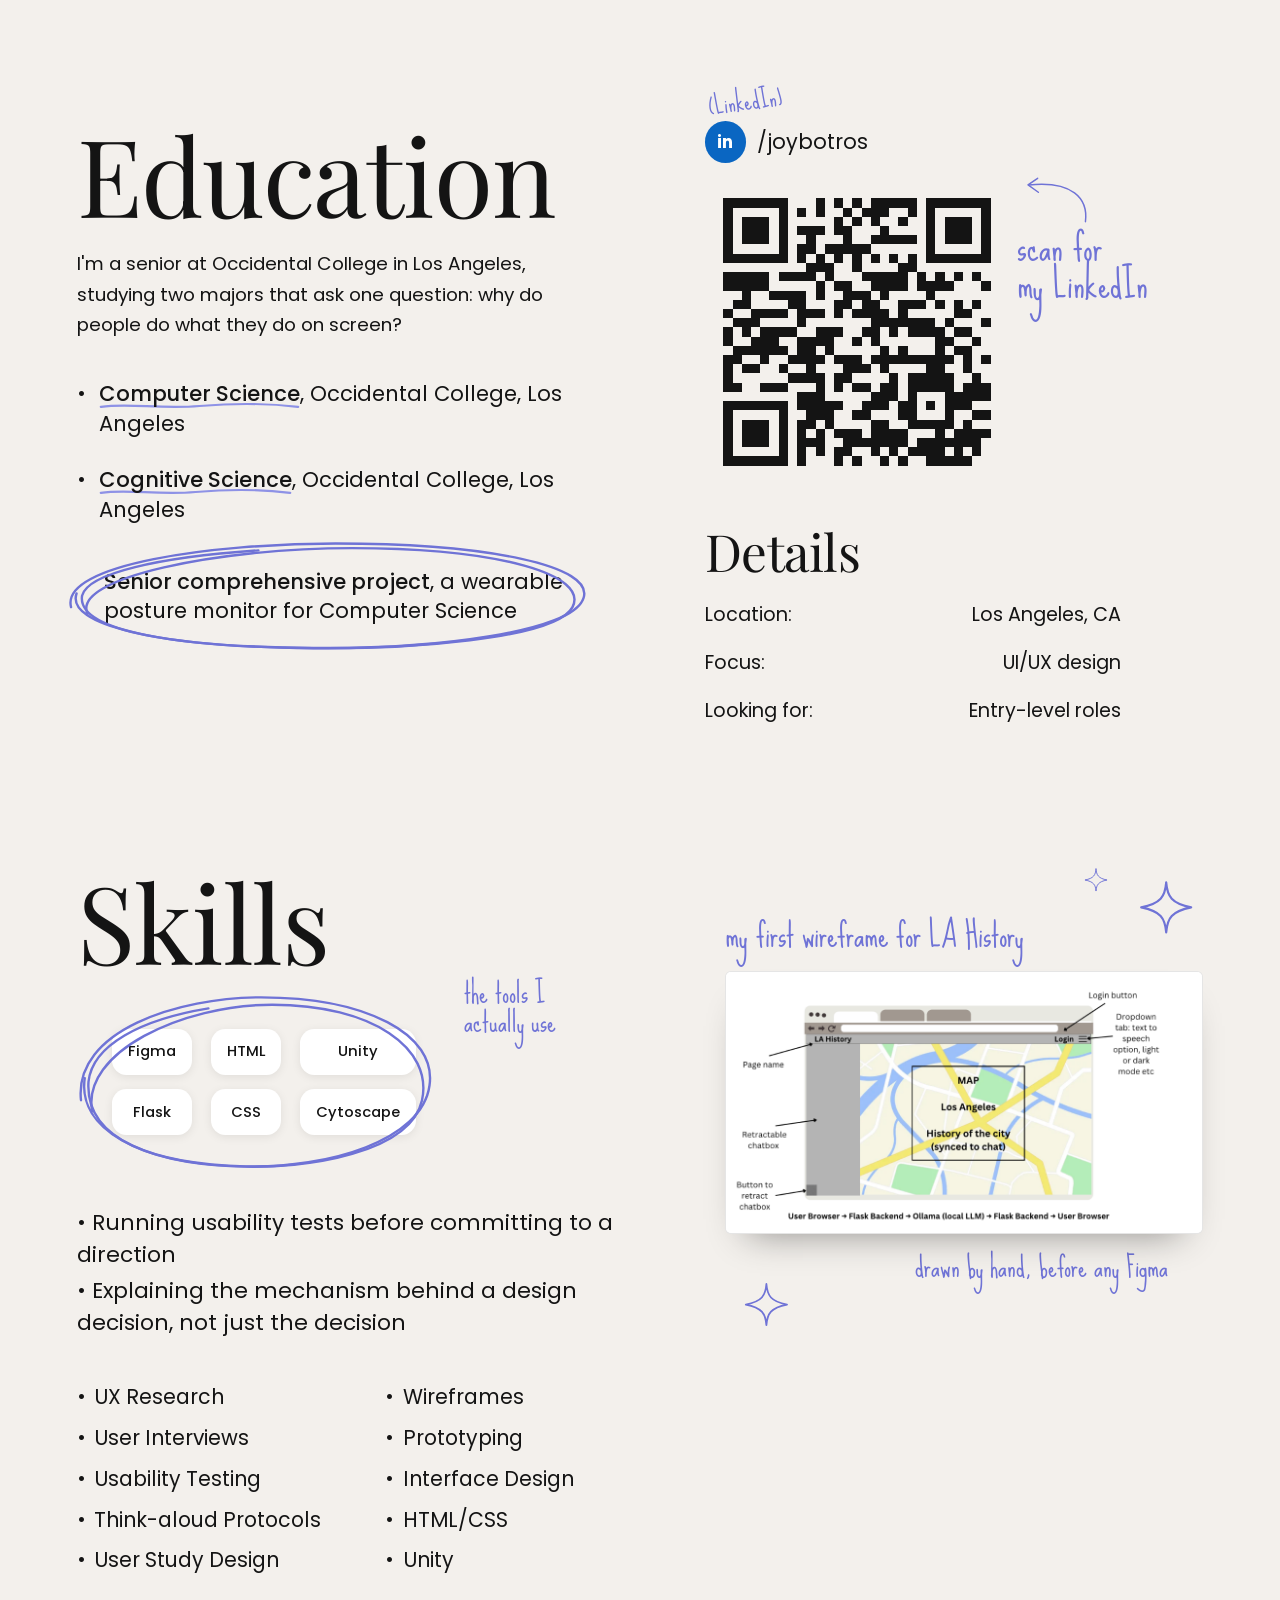
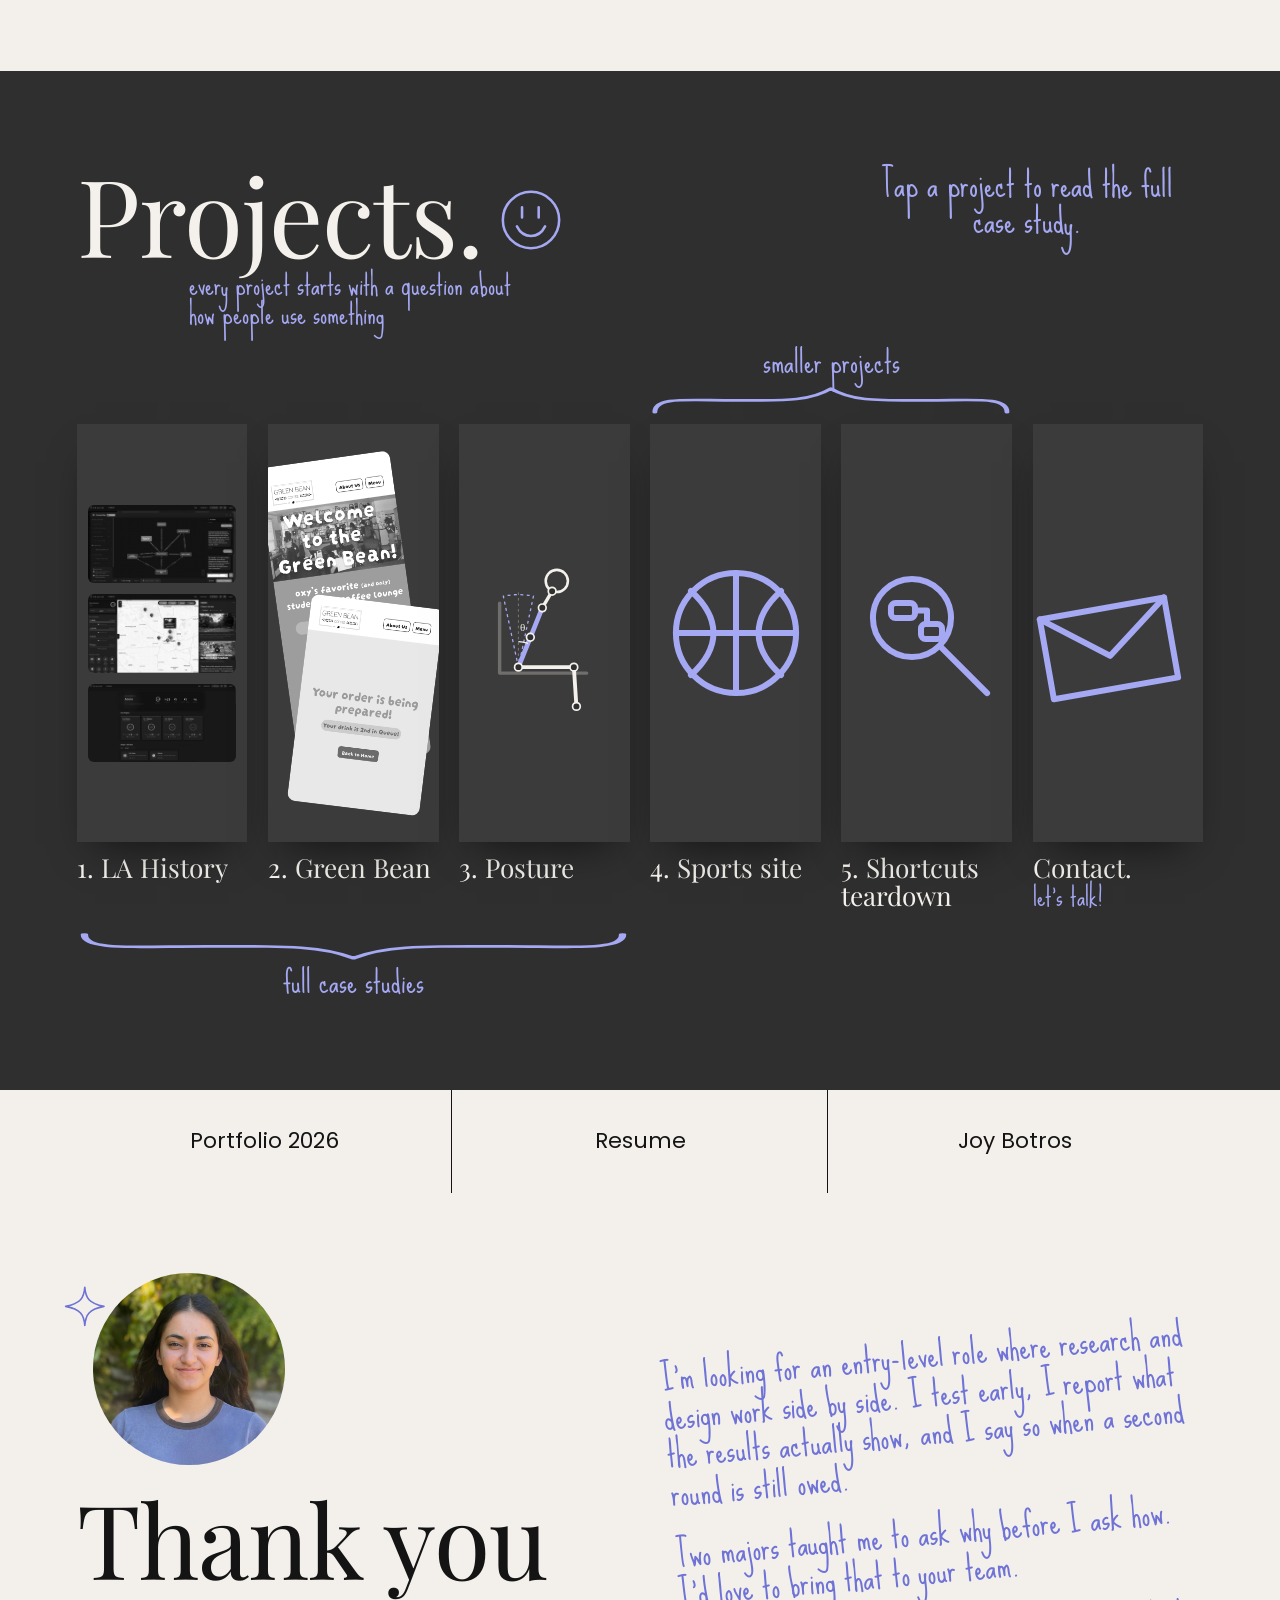
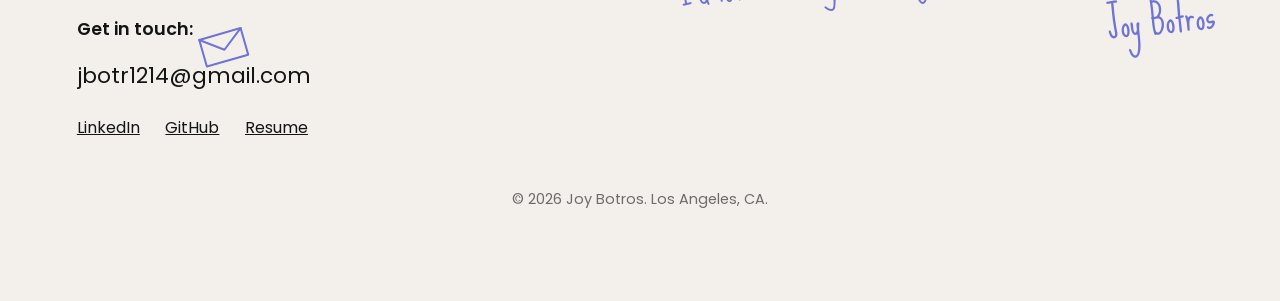
<file: index-5.html>
<!DOCTYPE html>
<html lang="en">
<head>
<meta charset="utf-8">
<meta name="viewport" content="width=device-width, initial-scale=1">
<title>Joy Botros, UX/UI Design</title>
<meta name="description" content="UX/UI design portfolio of Joy Botros. Case studies in LA History, an educational history app, The Green Bean, a campus cafe ordering app, and a wearable posture monitor.">
<meta name="theme-color" content="#2F2F2F">
<link rel="icon" href="data:image/svg+xml,%3Csvg xmlns='http://www.w3.org/2000/svg' viewBox='0 0 64 64'%3E%3Crect width='64' height='64' rx='14' fill='%232F2F2F'/%3E%3Ctext x='32' y='44' font-family='Georgia,serif' font-size='34' text-anchor='middle' fill='%23A5A8F2'%3EJB%3C/text%3E%3C/svg%3E">
<link rel="preconnect" href="https://fonts.googleapis.com">
<link rel="preconnect" href="https://fonts.gstatic.com" crossorigin>
<link href="https://fonts.googleapis.com/css2?family=Playfair+Display:ital,wght@0,400;1,400&family=Poppins:ital,wght@0,300;0,400;0,500;0,600;1,300;1,400&family=Sue+Ellen+Francisco&display=swap" rel="stylesheet">
<style>
:root{
  --char:#2F2F2F; --char-2:#3B3B3B;
  --paper:#F3F0EC; --paper-2:#E7E2DB;
  --ink:#141414; --cream:#F4F1EC;
  --hand-d:#A5A8F2; --hand-l:#6F73D6;
  --serif:"Playfair Display","Bodoni Moda",Georgia,"Times New Roman",serif;
  --sans:"Poppins","Helvetica Neue",Arial,sans-serif;
  --f-hand:"Sue Ellen Francisco","Caveat","Segoe Print","Comic Sans MS",cursive;
}
*,*::before,*::after{box-sizing:border-box}
html{scroll-behavior:smooth;-webkit-text-size-adjust:100%}
@media (prefers-reduced-motion:reduce){html{scroll-behavior:auto}}
b{font-weight:500}
body{margin:0;background:var(--char);color:var(--ink);font-family:var(--sans);font-size:1.0625rem;line-height:1.6;-webkit-font-smoothing:antialiased}
h1,h2,h3,p,dl,dd,figure,ul{margin:0}
ul{padding:0}
p{text-wrap:pretty}
img,svg{display:block;max-width:100%}
a{color:inherit}
[hidden]{display:none!important}
[id]{scroll-margin-top:70px}
:focus-visible{outline:3px solid var(--focus,#4A4EC4);outline-offset:3px;border-radius:4px}
h1[tabindex="-1"]:focus{outline:none}
.sr{position:absolute;width:1px;height:1px;overflow:hidden;clip:rect(0 0 0 0);white-space:nowrap}
.skip{position:absolute;left:1rem;top:-4rem;z-index:100;background:var(--cream);color:var(--ink);padding:.6rem 1rem;border-radius:8px}
.skip:focus{top:1rem}

/* ---- slides ---- */
.slide{position:relative;overflow:hidden;padding:clamp(5.5rem,9vw,8rem) clamp(1.25rem,6vw,5rem) clamp(3.5rem,7vw,6rem)}
.dark{background:var(--char);color:var(--cream);--hand:var(--hand-d);--focus:#C4C6F8}
.light{background:var(--paper);color:var(--ink);--hand:var(--hand-l);--focus:#4A4EC4}
.in{position:relative;max-width:1240px;margin-inline:auto}
.serif{font-family:var(--serif);font-weight:400;letter-spacing:-.01em;line-height:1}
.hand{font-family:var(--f-hand);color:var(--hand);font-weight:400;line-height:1.05}
.h-big{font-size:clamp(3.6rem,8.4vw,7.5rem);line-height:.98}
.pos{position:absolute}

/* ---- doodles ---- */
.d{fill:none;stroke:var(--hand);stroke-width:4;stroke-linecap:round;stroke-linejoin:round;overflow:visible}
.ring{position:absolute;left:-5%;top:-14%;width:110%;height:128%;fill:none;stroke:var(--hand);stroke-width:2.4;stroke-linecap:round;overflow:visible;pointer-events:none}
.circled{position:relative;display:inline-block;padding:.55em 1.25em}
.u{background:url("data:image/svg+xml,%3Csvg xmlns='http://www.w3.org/2000/svg' viewBox='0 0 200 12' preserveAspectRatio='none'%3E%3Cpath d='M2 7C30 2 60 10 100 6S170 3 198 7' fill='none' stroke='%238E92E6' stroke-width='2.6' stroke-linecap='round'/%3E%3C/svg%3E") 0 100%/100% .5em no-repeat;padding-bottom:.14em;-webkit-box-decoration-break:clone;box-decoration-break:clone}

/* ---- nav ---- */
.nav{--focus:#C4C6F8;position:fixed;top:12px;left:50%;transform:translateX(-50%);z-index:60;display:flex;align-items:center;justify-content:space-between;gap:1rem;width:min(860px,calc(100% - 20px));padding:.4rem .45rem .4rem 1.3rem;background:rgba(38,38,38,.92);-webkit-backdrop-filter:blur(10px);backdrop-filter:blur(10px);border:1px solid rgba(255,255,255,.12);border-radius:999px;color:var(--cream);font-size:.88rem;font-weight:500}
.nav a{text-decoration:none}
.brand{white-space:nowrap;font-family:var(--serif);font-size:1.15rem;font-weight:400}
.nav ul{display:flex;gap:.15rem;list-style:none;align-items:center}
.nav li a{display:block;padding:.5rem .85rem;border-radius:999px;transition:color .15s}
.nav li a:hover{color:var(--hand-d)}
.nav li a.r{border:1.5px solid var(--hand-d);color:var(--hand-d)}
.nav li a.r:hover{background:var(--hand-d);color:var(--char)}
@media (max-width:620px){.nav .hs{display:none}.in-o{font-size:.17em}.in-o.cv{font-size:.14em}}

/* ---- title slide ---- */
.s-title{min-height:100svh;display:grid;place-items:center;padding-block:6rem 4rem}
.title-wrap{position:relative;width:fit-content;margin-inline:auto;font-size:clamp(5rem,13vw,12.5rem);text-align:center}
.big{font-family:var(--serif);font-weight:400;font-size:1em;line-height:1;letter-spacing:0;color:var(--cream);margin:0}
.ch{position:relative;display:inline-block;line-height:1}
.in-o{position:absolute;left:50%;top:63%;transform:translate(-50%,-50%);font-family:var(--f-hand);font-style:normal;color:var(--hand);font-size:.15em;line-height:.92;text-align:center;white-space:nowrap}
.in-o.sp{width:.15em;height:.28em;font-size:1em}
.in-o.cv{font-size:.13em}
.ch.i .dot{position:absolute;left:50%;top:-.04em;width:.13em;height:.26em;transform:translateX(-45%)}
.name-note{position:absolute;left:66%;top:-46%;font-family:var(--f-hand);color:var(--hand);font-size:.31em;line-height:1;white-space:nowrap}
.name-arrow{position:absolute;left:41%;top:-.42em;width:.64em;height:.5em}
.role{margin-top:.5rem;font-size:clamp(1.1rem,2.7vw,2.2rem);font-weight:300;text-align:center;letter-spacing:.01em}
.role .circled{padding:.5em 1.4em}

/* ---- hello ---- */
.hello-grid{display:grid;grid-template-columns:minmax(0,.95fr) minmax(0,1.05fr);gap:clamp(2rem,5vw,5rem);align-items:center}
.who{position:relative;aspect-ratio:1/1.12;width:100%;max-width:36rem}
.arch{position:absolute;left:19%;top:21%;width:48%;aspect-ratio:1/1.5;border-radius:999px;overflow:hidden;background:#cfcbc5}
.arch img{width:100%;height:100%;object-fit:cover}
.arch.nophoto{display:grid;place-items:center;background:#dad5ce}
.arch.nophoto::after{content:"JB";font-family:var(--serif);font-size:clamp(2.6rem,6vw,4.6rem);color:var(--hand)}
.orbit{stroke-width:3}
.tr{position:absolute;font-family:var(--f-hand);color:var(--hand);font-size:clamp(1.25rem,2.5vw,2.2rem);line-height:1;white-space:nowrap}
.hello-r{text-align:right}
.hello{font-size:clamp(4rem,9.5vw,8.5rem);line-height:.95}
.hello-r p{margin:1.2rem 0 0 auto;max-width:36rem;text-align:justify;hyphens:auto;font-size:clamp(1.02rem,1.5vw,1.35rem);line-height:1.62}

/* ---- education ---- */
.edu-grid{display:grid;grid-template-columns:minmax(0,1.05fr) minmax(0,.95fr);gap:clamp(2rem,6vw,6rem)}
.edu-l p{margin-top:1.4rem;max-width:32rem;font-size:clamp(1rem,1.45vw,1.2rem);line-height:1.65}
.bul{list-style:none;margin-top:2.4rem;display:grid;gap:1.7rem;font-size:clamp(1.05rem,1.65vw,1.45rem);line-height:1.4}
.bul li{position:relative;padding-left:1.4rem}
.bul li::before{content:"•";position:absolute;left:0}
.bul .circled{padding:.7em 1.3em;margin-left:-1.4rem}
.bul li:has(.circled)::before{display:none}
.qr-block{position:relative;width:min(100%,19rem)}
.li-note{position:absolute;left:.2rem;top:-2.4rem;transform:rotate(-8deg);font-family:var(--f-hand);color:var(--hand);font-size:1.5rem}
.handle{display:flex;align-items:center;gap:.65rem;font-size:1.3rem}
.badge{display:grid;place-items:center;width:2.6rem;height:2.6rem;border-radius:50%;background:#0A66C2;color:#fff;font-weight:700;font-size:1.05rem}
.qr{width:100%;margin-top:1.1rem}
.qr svg{width:100%;height:auto;fill:var(--ink);shape-rendering:crispEdges}
.qr-hand{position:absolute;left:calc(100% + .5rem);top:15%;width:11rem;font-family:var(--f-hand);color:var(--hand);font-size:clamp(1.7rem,3vw,2.6rem);line-height:.95}
.qr-hand svg{width:4.6rem;height:3rem;margin-bottom:.4rem;transform:scaleX(-1)}
.det-h{margin-top:2.6rem;font-size:clamp(2.2rem,4vw,3.4rem)}
.det{display:grid;grid-template-columns:auto 1fr;gap:1.1rem 2.5rem;margin-top:1.4rem;max-width:26rem;font-size:1.2rem}
.det dt{font-weight:400}
.det dd{text-align:right}

/* ---- skills ---- */
.skills-grid{display:grid;grid-template-columns:minmax(0,1.1fr) minmax(0,.9fr);gap:clamp(2rem,5vw,5rem)}
.tools{position:relative;display:inline-grid;grid-template-columns:repeat(3,auto);gap:.9rem 1.2rem;padding:1.9rem 2.2rem;margin:1.6rem 0 2.6rem}
.tools .ring{left:-3%;top:-5%;width:106%;height:110%}
.tool{background:#fff;border-radius:.9rem;padding:.7rem 1rem;font-weight:500;font-size:.92rem;text-align:center;box-shadow:0 2px 10px rgba(0,0,0,.08)}
.tools-note{position:absolute;left:calc(100% + .8rem);top:-1.2rem;width:9rem;font-family:var(--f-hand);color:var(--hand);font-size:clamp(1.3rem,2.2vw,1.9rem);line-height:1}
.principles{list-style:none;display:grid;gap:.3rem;font-size:clamp(1.05rem,1.7vw,1.45rem);line-height:1.45;max-width:36rem}
.skill-cols{display:grid;grid-template-columns:1fr 1fr;gap:0 2rem;margin-top:2.4rem;font-size:clamp(1rem,1.6vw,1.4rem);line-height:2}
.skill-cols li{list-style:none;position:relative;padding-left:1.1rem}
.skill-cols li::before{content:"•";position:absolute;left:0}
.sk-r{position:relative;align-self:start;padding:3.2rem 0 3rem}
.sk-r .cap-t{position:static;display:block;max-width:20rem;margin-bottom:1.1rem;font-size:clamp(1.5rem,2.6vw,2.3rem)}
.sk-arch{position:relative;width:100%;border-radius:6px;overflow:hidden;background:#fff;border:1px solid rgba(0,0,0,.1);box-shadow:0 20px 36px -22px rgba(0,0,0,.45)}
.sk-arch img{width:100%;height:auto}
.sk-r .cap-b{position:static;display:block;margin:1.2rem 0 0 auto;max-width:18rem;font-size:clamp(1.3rem,2.2vw,1.9rem);text-align:left}

/* ---- projects ---- */
.p-head{display:flex;justify-content:space-between;align-items:flex-start;gap:2rem}
.p-head>div{flex:0 1 32rem}
.p-title{display:flex;align-items:center;gap:1rem}
.p-title .smile{width:clamp(2.8rem,5vw,4.4rem);height:clamp(2.8rem,5vw,4.4rem);margin-top:.8rem}
.p-note-r{max-width:22rem;text-align:center;font-size:clamp(1.5rem,2.7vw,2.3rem);margin-top:.4rem}
.p-note-l{margin:.3rem 0 0 clamp(2rem,10vw,7rem);max-width:22rem;font-size:clamp(1.3rem,2.2vw,1.9rem)}
.brace-row,.tiles{display:grid;grid-template-columns:repeat(6,minmax(0,1fr));gap:clamp(.6rem,1.6vw,1.6rem)}
.brace-row{align-items:end;margin-top:1rem}
.brace-row .b{grid-column:4/span 2;text-align:center}
.brace-row .b .hand{font-size:clamp(1.4rem,2.4vw,2.1rem)}
.brace-row .b svg{width:100%;height:1.8rem;margin-top:.3rem}
.tiles{margin-top:.6rem}
.tile{display:block;text-decoration:none;color:inherit}
.box{position:relative;aspect-ratio:1/2.45;background:var(--char-2);overflow:hidden;box-shadow:0 20px 40px -18px rgba(0,0,0,.6)}
.box .stk{position:absolute;inset:0;display:flex;flex-direction:column;justify-content:center;gap:.7rem;padding:.7rem}
.box img{width:100%;height:auto;border-radius:6px;filter:grayscale(1);transition:filter .3s}
.tile:hover img,.tile:focus-visible img{filter:none}
.box .cen{position:absolute;left:50%;top:50%;width:88%;transform:translate(-50%,-50%)}
.box .ph{position:absolute;width:78%;border-radius:8px}
.tile h3{margin-top:.75rem;font-family:var(--serif);font-weight:400;font-size:clamp(1rem,2.05vw,1.85rem);line-height:1.05}
.tile .hand{font-size:clamp(1.2rem,2vw,1.7rem);margin-top:.15rem}
.brace-b{margin-top:1rem}
.brace-b .b{grid-column:1/span 3;text-align:center}
.brace-b svg{width:100%;height:1.8rem;transform:scaleY(-1);margin-bottom:.3rem}
.brace-b .hand{font-size:clamp(1.4rem,2.4vw,2.1rem)}
@media (max-width:900px){
  .tiles{grid-template-columns:repeat(3,minmax(0,1fr));gap:1.2rem}
  .brace-row{display:none}
  .box{aspect-ratio:1/1.6}
}
@media (max-width:520px){.tiles{grid-template-columns:repeat(2,minmax(0,1fr))}}

/* ---- thank you ---- */
.s-thanks{padding-top:0}
.top-row{display:grid;grid-template-columns:repeat(3,1fr);text-align:center;font-size:clamp(.95rem,1.7vw,1.5rem);font-weight:400;border-bottom:0;height:clamp(3.4rem,8vw,7rem);align-items:center;margin-bottom:clamp(2rem,5vw,4rem)}
.top-row>*{position:relative;height:100%;display:grid;place-items:center;text-decoration:none}
.top-row>*:not(:last-child)::after{content:"";position:absolute;right:0;top:0;height:100%;width:1px;background:var(--ink)}
.thanks-grid{display:grid;grid-template-columns:minmax(0,1fr) minmax(0,1fr);gap:clamp(2rem,5vw,5rem);align-items:center}
.me{position:relative;width:clamp(8rem,17vw,12rem);aspect-ratio:1;border-radius:50%;overflow:hidden;background:#cfcbc5;margin:1rem 0 1.4rem 1rem}
.me img{width:100%;height:100%;object-fit:cover}
.me.nophoto{display:grid;place-items:center;background:#dad5ce}
.me.nophoto::after{content:"JB";font-family:var(--serif);font-size:clamp(2rem,4vw,3rem);color:var(--hand)}
.me-wrap{position:relative;width:fit-content}
.thanks{font-size:clamp(3.4rem,8vw,7.2rem);line-height:1}
.git{margin-top:1.6rem;font-weight:600;font-size:1.1rem}
.mail{position:relative;display:inline-block;margin-top:1rem;font-size:clamp(1rem,1.7vw,1.35rem);text-decoration:none}
.mail:hover{text-decoration:underline}
.mail .env{position:absolute;left:52%;top:-2.1rem;width:3.2rem;height:2.6rem;transform:rotate(-16deg)}
.other{display:flex;flex-wrap:wrap;gap:.4rem 1.6rem;margin-top:1.3rem;font-size:1rem}
.letter{font-family:var(--f-hand);color:var(--hand);font-size:clamp(1.5rem,2.7vw,2.4rem);line-height:1.12;transform:rotate(-5deg);max-width:34rem;margin-inline:auto}
.letter p+p{margin-top:1.4rem}
.letter .sig{text-align:right;margin-top:1.6rem;font-size:1.15em}
.foot{margin-top:3rem;font-size:.9rem;opacity:.6;text-align:center}

/* ---- case studies ---- */
.back{display:inline-flex;align-items:center;gap:.5rem;text-decoration:none;font-family:var(--f-hand);color:var(--hand);font-size:1.7rem;margin-bottom:1.6rem}
.back svg{width:3rem;height:1.6rem}
.back:hover{text-decoration:underline}
.c-intro-grid{display:grid;grid-template-columns:minmax(0,.95fr) minmax(0,1.05fr);gap:clamp(2rem,5vw,5rem);align-items:center}
.c-title{font-size:clamp(3.4rem,7.6vw,6.8rem);line-height:.98}
.c-intro-grid p.lead{margin-top:1.4rem;max-width:34rem;font-size:clamp(1.02rem,1.5vw,1.3rem);line-height:1.6}
.c-list{margin:1.1rem 0 0;padding-left:1.2rem;max-width:34rem;line-height:1.55}
.c-list li{margin-bottom:.4rem}
.c-meta{display:grid;grid-template-columns:1fr 1fr;gap:1.1rem 2rem;margin-top:2rem;max-width:36rem}
.c-meta dt{font-family:var(--f-hand);color:var(--hand);font-size:1.5rem;line-height:1}
.c-meta dd{font-size:.95rem;line-height:1.45;margin-top:.15rem}
.challenge{position:relative;margin-top:3rem}
.challenge .hand{display:inline-flex;align-items:flex-start;gap:.4rem;font-size:clamp(1.7rem,3vw,2.5rem)}
.challenge .hand svg{width:3.4rem;height:2.4rem;margin-top:-.4rem}
.challenge .circled{display:block;width:fit-content;max-width:30rem;margin:.9rem 0 0 .5rem;font-size:clamp(1.05rem,1.6vw,1.3rem);line-height:1.45}
.frames{position:relative;width:100%;aspect-ratio:1/1.02}
.fr{position:absolute;margin:0;border-radius:14px;overflow:hidden;background:#1d1d1d;box-shadow:0 30px 50px -22px rgba(0,0,0,.75);border:1px solid rgba(255,255,255,.08)}
.fr img{width:100%;height:auto}
.lbl{position:absolute;font-family:var(--f-hand);color:var(--hand);font-size:clamp(1.3rem,2.2vw,1.9rem);line-height:1}
.lbl.v{writing-mode:vertical-rl;transform:rotate(180deg)}
.la-a{left:0;top:5%;width:82%;rotate:-6deg}
.la-b{right:0;bottom:5%;width:62%;rotate:5deg}
.gb-a{left:6%;top:4%;width:40%;rotate:-9deg}
.gb-b{right:8%;bottom:2%;width:42%;rotate:7deg}
.po-fig{position:absolute;inset:4% 10% 4% 0;width:90%;height:92%;overflow:visible}
.po-fig .fig{width:100%;height:100%;--cream:#F4F1EC}
.stat-zone{position:relative;aspect-ratio:1/1.05;width:100%;max-width:36rem}
.dev{position:absolute;left:26%;top:12%;width:46%;margin:0;border-radius:18px;overflow:hidden;background:#fff;box-shadow:0 26px 44px -20px rgba(0,0,0,.45);border:1px solid rgba(0,0,0,.08)}
.dev img,.dev svg{width:100%;height:auto}
.dev.tall{left:34%;width:32%}
.dev.wide{left:14%;top:22%;width:72%}
.stat{position:absolute;text-align:center;font-family:var(--f-hand);color:var(--hand);line-height:.95;padding:1.2rem 1.6rem}
.stat b{display:block;font-weight:400;font-size:clamp(2.6rem,5.2vw,4.4rem)}
.stat span{display:block;font-size:clamp(1.15rem,2.1vw,1.75rem);max-width:9rem;margin-inline:auto}
.stat .ring{left:-6%;top:-8%;width:112%;height:116%}
.stat-zone .orbit{left:-6%;top:40%;width:112%;height:36%}
.c-two{display:grid;grid-template-columns:minmax(0,1fr) minmax(0,1fr);gap:clamp(2rem,5vw,5rem);align-items:center}
.c-r{text-align:right}
.c-h{font-size:clamp(3.2rem,6.4vw,5.6rem);line-height:.98}
.c-r .txt{margin:1.3rem 0 0 auto;max-width:36rem;text-align:justify;hyphens:auto;font-size:clamp(1.02rem,1.45vw,1.25rem);line-height:1.62}
.c-r .txt+.txt{margin-top:1rem}
.hh{font-family:var(--f-hand);color:var(--hand);font-size:1.35em;line-height:1;margin-right:.25em}
.quote{position:relative;margin:2.4rem 0 0 auto;max-width:34rem;font-style:italic;font-weight:300;font-size:clamp(1.05rem,1.5vw,1.3rem);line-height:1.6;text-align:right}
.quote .att{display:block;margin-top:.7rem;font-style:normal;font-family:var(--f-hand);color:var(--hand);font-size:1.7rem}
.qm{font-family:var(--f-hand);color:var(--hand);font-style:normal;font-size:2.6rem;line-height:0;vertical-align:-.35em;margin-inline:.1em}
.cap{font-family:var(--f-hand);color:var(--hand);font-size:clamp(1.2rem,2vw,1.6rem);line-height:1.05;margin-top:.5rem}
.figs{display:grid;grid-template-columns:repeat(auto-fit,minmax(min(100%,17rem),1fr));gap:2rem;margin-top:3.5rem;align-items:start}
.figs img{width:100%;height:auto;border-radius:12px;box-shadow:0 20px 36px -20px rgba(0,0,0,.55);border:1px solid rgba(128,128,128,.25);background:#fff}
.figs.phones{grid-template-columns:repeat(auto-fit,minmax(min(100%,13rem),1fr));max-width:56rem}
.figs.phones img{max-width:19rem}
.c-design .c-h{max-width:40rem}
.ba-list{display:grid;gap:2.6rem;margin-top:2.6rem}
.ba-t{font-family:var(--f-hand);color:var(--hand);font-size:clamp(1.8rem,3vw,2.6rem);line-height:1}
.ba{display:grid;grid-template-columns:1fr 1fr;gap:clamp(1.5rem,4vw,4rem);margin-top:.9rem}
.ba>div{display:grid;grid-template-columns:2.8rem 1fr;gap:1rem;align-items:start}
.ba svg{width:2.8rem;height:2.8rem}
.ba .l{font-family:var(--f-hand);color:var(--hand);font-size:1.6rem;line-height:1}
.ba p{margin-top:.25rem;font-size:clamp(1.02rem,1.45vw,1.25rem);line-height:1.55}
.ba .before p{opacity:.7}
.btn{display:inline-block;margin-top:1.8rem;padding:.8rem 1.6rem;border:1.5px solid var(--hand);border-radius:999px;text-decoration:none;font-weight:500;color:inherit;transition:background .2s,color .2s}
.btn:hover{background:var(--hand);color:var(--char)}
.steps{display:grid;grid-template-columns:repeat(auto-fit,minmax(min(100%,14rem),1fr));gap:2.4rem;margin-top:3rem;list-style:none}
.steps li{position:relative}
.steps .n{position:relative;display:inline-block;font-family:var(--f-hand);color:var(--hand);font-size:3rem;line-height:1;padding:.3em .6em}
.steps .n .ring{left:0;top:0;width:100%;height:100%}
.steps h3{font-family:var(--serif);font-weight:400;font-size:clamp(1.4rem,2vw,1.8rem);line-height:1.1;margin-top:.8rem}
.steps p{margin-top:.6rem;font-size:1.02rem;line-height:1.55}
.next-c{display:block;margin-top:4rem;text-decoration:none}
.next-c .hand{font-size:clamp(1.6rem,2.6vw,2.2rem)}
.next-c .serif{display:block;font-size:clamp(2.8rem,7vw,6rem);line-height:.98;margin-top:.4rem;text-decoration:underline;text-decoration-color:transparent;text-decoration-thickness:2px;text-underline-offset:.1em;transition:text-decoration-color .2s}
.next-c:hover .serif{text-decoration-color:var(--hand)}
.txt-l{max-width:38rem;font-size:clamp(1.05rem,1.55vw,1.3rem);line-height:1.65;margin-top:1.4rem}

@media (max-width:900px){
  .p-head{flex-direction:column}
  .hello-grid,.edu-grid,.skills-grid,.c-intro-grid,.c-two,.thanks-grid{grid-template-columns:1fr}
  .hello-r{order:-1}
  .who{margin-inline:auto}
  .qr-hand{position:static;width:auto;margin-top:.8rem;display:flex;align-items:center;gap:.6rem}
  .qr-hand svg{margin:0}
  .tools-note{position:static;width:auto;margin-top:.6rem}
  .sk-r{min-height:30rem}
  .c-r{text-align:left}
  .c-r .txt,.quote{margin-left:0;text-align:left}
  .ba{grid-template-columns:1fr}
  .frames{max-width:34rem;margin-inline:auto}
  .stat-zone{margin-inline:auto}
  .top-row{font-size:.85rem}
}
</style>
<noscript><style>[hidden]{display:block!important}</style></noscript>
</head>
<body>

<svg width="0" height="0" style="position:absolute" aria-hidden="true" focusable="false">
  <defs>
    <symbol id="d-sparkle" viewBox="0 0 100 100"><path d="M50 4C52 30 60 43 96 50C60 57 52 70 50 96C48 70 40 57 4 50C40 43 48 30 50 4Z"/></symbol>
    <symbol id="d-arrow" viewBox="0 0 200 130"><path d="M14 124C6 60 50 12 168 24"/><path d="M144 6L170 24L142 44"/></symbol>
    <symbol id="d-arrow-l" viewBox="0 0 120 60"><path d="M112 34C80 46 44 44 12 28"/><path d="M32 8L10 28L36 48"/></symbol>
    <symbol id="d-smile" viewBox="0 0 100 100"><circle cx="50" cy="50" r="44"/><path d="M36 30V46M62 30V46"/><path d="M28 60C38 80 62 80 72 60"/></symbol>
    <symbol id="d-sad" viewBox="0 0 100 100"><circle cx="50" cy="50" r="44"/><path d="M36 30V46M62 30V46"/><path d="M30 76C40 58 60 58 70 76"/></symbol>
    <symbol id="d-envelope" viewBox="0 0 100 80"><path d="M8 14H92V68H8Z"/><path d="M8 14L50 46L92 14"/></symbol>
    <symbol id="d-orbit" viewBox="0 0 400 240">
      <ellipse cx="200" cy="120" rx="188" ry="58" transform="rotate(-16 200 120)"/>
      <ellipse cx="204" cy="124" rx="176" ry="46" transform="rotate(-11 204 124)"/>
      <ellipse cx="196" cy="118" rx="192" ry="66" transform="rotate(-21 196 118)"/>
    </symbol>
    <symbol id="d-brace" viewBox="0 0 300 44"><path d="M4 40C4 16 30 22 70 22C110 22 132 24 150 4C168 24 190 22 230 22C270 22 296 16 296 40"/></symbol>
    <symbol id="d-smile-big" viewBox="0 0 100 100"><circle cx="50" cy="50" r="44"/><path d="M36 30V46M62 30V46"/><path d="M28 60C38 80 62 80 72 60"/></symbol>
    <symbol id="d-ball" viewBox="0 0 100 100"><circle cx="50" cy="50" r="40"/><path d="M50 10V90M10 50H90M20 22C40 40 40 60 20 78M80 22C60 40 60 60 80 78"/></symbol>
    <symbol id="d-tear" viewBox="0 0 100 100"><circle cx="40" cy="40" r="26"/><path d="M60 60L90 90"/><rect x="26" y="30" width="16" height="10" rx="3"/><rect x="46" y="44" width="14" height="10" rx="3"/><path d="M42 35H50V44"/></symbol>

    <path id="ring-a" vector-effect="non-scaling-stroke" d="M8 60C4 22 60 4 104 4C160 4 198 24 194 52C190 82 140 97 96 96C48 95 10 82 12 50C14 30 40 16 76 10"/>
    <path id="ring-b" vector-effect="non-scaling-stroke" d="M14 66C8 34 62 8 110 8C164 8 196 32 190 60C184 88 130 98 90 96C40 94 6 76 10 48"/>

    <symbol id="posture-art" viewBox="0 0 400 440">
      <rect width="400" height="440" fill="#ECE8E1"/>
      <path d="M140 300L104.7 133.7A170 170 0 0 1 175.3 133.7Z" fill="var(--hand)" opacity=".25"/>
      <path d="M140 300V118" stroke="var(--ink)" stroke-opacity=".4" stroke-width="2" stroke-dasharray="6 7" fill="none"/>
      <path d="M96 150V314H300" fill="none" stroke="var(--ink)" stroke-opacity=".2" stroke-width="10" stroke-linecap="round" stroke-linejoin="round"/>
      <path d="M140 300H270L276 392" fill="none" stroke="var(--ink)" stroke-width="12" stroke-linecap="round" stroke-linejoin="round"/>
      <path d="M140 300L196 161" stroke="var(--hand)" stroke-width="14" stroke-linecap="round" fill="none"/>
      <path d="M196 161L219 122" stroke="var(--ink)" stroke-width="10" stroke-linecap="round" fill="none"/>
      <circle cx="230" cy="98" r="26" fill="var(--ink)"/>
      <path d="M140 240A60 60 0 0 1 162.5 244.4" fill="none" stroke="var(--ink)" stroke-width="3"/>
      <text x="144" y="216" font-family="Sue Ellen Francisco, Georgia, serif" font-size="26" fill="var(--ink)">θ</text>
      <g fill="#ECE8E1" stroke="var(--ink)" stroke-width="4"><circle cx="140" cy="300" r="9"/><circle cx="168" cy="230" r="9"/><circle cx="196" cy="161" r="9"/><circle cx="219" cy="122" r="9"/><circle cx="270" cy="300" r="9"/><circle cx="276" cy="392" r="9"/></g>
    </symbol>

    <symbol id="posture-line" viewBox="0 0 400 440">
      <path d="M140 300L104.7 133.7A170 170 0 0 1 175.3 133.7Z" fill="none" stroke="var(--hand)" stroke-width="3" stroke-dasharray="7 8"/>
      <path d="M140 300V118" stroke="var(--cream)" stroke-opacity=".4" stroke-width="2" stroke-dasharray="6 7" fill="none"/>
      <path d="M96 150V314H300" fill="none" stroke="var(--cream)" stroke-opacity=".28" stroke-width="8" stroke-linecap="round" stroke-linejoin="round"/>
      <path d="M140 300H270L276 392" fill="none" stroke="var(--cream)" stroke-width="9" stroke-linecap="round" stroke-linejoin="round"/>
      <path d="M140 300L196 161" stroke="var(--hand)" stroke-width="11" stroke-linecap="round" fill="none"/>
      <path d="M196 161L219 122" stroke="var(--cream)" stroke-width="8" stroke-linecap="round" fill="none"/>
      <circle cx="230" cy="98" r="26" fill="none" stroke="var(--cream)" stroke-width="6"/>
      <path d="M140 240A60 60 0 0 1 162.5 244.4" fill="none" stroke="var(--cream)" stroke-width="3"/>
      <text x="144" y="216" font-family="Sue Ellen Francisco, Georgia, serif" font-size="26" fill="var(--cream)">θ</text>
      <g fill="#2F2F2F" stroke="var(--cream)" stroke-width="4"><circle cx="140" cy="300" r="9"/><circle cx="168" cy="230" r="9"/><circle cx="196" cy="161" r="9"/><circle cx="219" cy="122" r="9"/><circle cx="270" cy="300" r="9"/><circle cx="276" cy="392" r="9"/></g>
    </symbol>
  </defs>
</svg>

<a class="skip" href="#main">Skip to content</a>

<header class="nav">
  <a class="brand" href="#top">Joy Botros</a>
  <nav aria-label="Primary">
    <ul>
      <li><a href="#projects">Projects</a></li>
      <li class="hs"><a href="#about">About</a></li>
      <li><a href="#contact">Contact</a></li>
      <li><a class="r" href="resume.pdf" target="_blank" rel="noopener">Resume</a></li>
    </ul>
  </nav>
</header>

<main id="main">

<!-- =====================  HOME  ===================== -->
<div id="view-home">

  <!-- Title -->
  <section class="slide dark s-title" id="top">
    <div class="in" style="text-align:center">
      <div class="title-wrap">
        <span class="name-note" aria-hidden="true">Joy Botros</span>
        <svg class="d name-arrow" viewBox="0 0 200 130" aria-hidden="true"><use href="#d-arrow"/></svg>
        <h1 class="big" aria-label="Portfolio 2026. Joy Botros, UX/UI Designer."><span aria-hidden="true">P<span class="ch">o<em class="in-o">20<br>26</em></span>rtf<span class="ch">o<svg class="d in-o sp" viewBox="0 0 100 100" preserveAspectRatio="none"><use href="#d-sparkle"/></svg></span>l<span class="ch i">i<svg class="d dot" viewBox="0 0 100 100" preserveAspectRatio="none"><use href="#d-sparkle"/></svg></span><span class="ch">o<em class="in-o cv">CV</em></span></span></h1>
      </div>
      <p class="role"><span class="circled">UX/UI Designer<svg class="ring" viewBox="0 0 200 100" preserveAspectRatio="none" aria-hidden="true"><use href="#ring-a"/><use href="#ring-b"/></svg></span></p>
    </div>
  </section>

  <!-- Hello -->
  <section class="slide light s-hello" id="about">
    <div class="in hello-grid">
      <div class="who">
        <div class="arch"><img src="images/joy.jpg" alt="Portrait of Joy Botros" onerror="this.parentNode.classList.add('nophoto');this.remove()"></div>
        <span class="tr" style="left:6%;top:9%">curious</span>
        <svg class="d pos" style="left:15%;top:19%;width:1.6rem;height:1.6rem" viewBox="0 0 100 100" aria-hidden="true"><use href="#d-sparkle"/></svg>
        <svg class="d pos" style="left:46%;top:-1%;width:3rem;height:3.4rem" viewBox="0 0 100 100" aria-hidden="true"><use href="#d-sparkle"/></svg>
        <svg class="d pos" style="left:60%;top:0;width:1.4rem;height:1.4rem" viewBox="0 0 100 100" aria-hidden="true"><use href="#d-sparkle"/></svg>
        <span class="tr" style="left:54%;top:12%">research-driven</span>
        <span class="tr" style="left:-2%;top:47%">observant</span>
        <span class="tr" style="left:73%;top:66%">hands-on</span>
        <span class="tr" style="left:52%;top:88%">evidence-first</span>
        <span class="tr" style="left:6%;top:93%">iterative</span>
        <svg class="d pos" style="left:2%;top:80%;width:2.6rem;height:3rem" viewBox="0 0 100 100" aria-hidden="true"><use href="#d-sparkle"/></svg>
        <svg class="d pos" style="left:16%;top:84%;width:1.3rem;height:1.3rem" viewBox="0 0 100 100" aria-hidden="true"><use href="#d-sparkle"/></svg>
        <svg class="d pos" style="left:40%;top:94%;width:1.6rem;height:1.6rem" viewBox="0 0 100 100" aria-hidden="true"><use href="#d-sparkle"/></svg>
      </div>
      <div class="hello-r">
        <h2 class="serif hello">Hello,</h2>
        <p>As a UX/UI designer based in Los Angeles, I study Computer Science and Cognitive Science at Occidental College, so most of my design decisions get made twice: once for whether they work, and once for whether they match how people think. <span class="u">My process starts with watching how people actually behave</span>, not with how I assume they will. I run real user testing before committing to a direction, and <span class="u">I'm willing to throw out a feature when research contradicts it</span>.</p>
      </div>
    </div>
  </section>

  <!-- Education -->
  <section class="slide light s-edu" id="education" style="padding-top:clamp(2rem,4vw,4rem)">
    <div class="in edu-grid">
      <div class="edu-l">
        <h2 class="serif h-big">Education</h2>
        <p>I'm a senior at Occidental College in Los Angeles, studying two majors that ask one question: why do people do what they do on screen?</p>
        <ul class="bul">
          <li><b><span class="u">Computer Science</span></b>, Occidental College, Los Angeles</li>
          <li><b><span class="u">Cognitive Science</span></b>, Occidental College, Los Angeles</li>
          <li><span class="circled"><b>Senior comprehensive project</b>, a wearable posture monitor for Computer Science<svg class="ring" viewBox="0 0 200 100" preserveAspectRatio="none" aria-hidden="true"><use href="#ring-a"/><use href="#ring-b"/></svg></span></li>
        </ul>
      </div>
      <div class="edu-r">
        <div class="qr-block">
          <span class="li-note" aria-hidden="true">(LinkedIn)</span>
          <div class="handle"><span class="badge" aria-hidden="true">in</span><a href="https://www.linkedin.com/in/joybotros/" target="_blank" rel="noopener" style="text-decoration:none">/joybotros</a></div>
          <div class="qr">
            <svg viewBox="0 0 33 33" role="img" aria-label="QR code linking to Joy Botros on LinkedIn"><path d="M2 2h7v1h-7zM12 2h1v1h-1zM14 2h1v1h-1zM16 2h1v1h-1zM18 2h5v1h-5zM24 2h7v1h-7zM2 3h1v1h-1zM8 3h1v1h-1zM10 3h1v1h-1zM12 3h1v1h-1zM15 3h1v1h-1zM17 3h3v1h-3zM22 3h1v1h-1zM24 3h1v1h-1zM30 3h1v1h-1zM2 4h1v1h-1zM4 4h3v1h-3zM8 4h1v1h-1zM14 4h1v1h-1zM16 4h1v1h-1zM18 4h1v1h-1zM21 4h1v1h-1zM24 4h1v1h-1zM26 4h3v1h-3zM30 4h1v1h-1zM2 5h1v1h-1zM4 5h3v1h-3zM8 5h1v1h-1zM10 5h3v1h-3zM14 5h2v1h-2zM19 5h1v1h-1zM24 5h1v1h-1zM26 5h3v1h-3zM30 5h1v1h-1zM2 6h1v1h-1zM4 6h3v1h-3zM8 6h1v1h-1zM11 6h1v1h-1zM15 6h1v1h-1zM18 6h5v1h-5zM24 6h1v1h-1zM26 6h3v1h-3zM30 6h1v1h-1zM2 7h1v1h-1zM8 7h1v1h-1zM10 7h2v1h-2zM13 7h5v1h-5zM24 7h1v1h-1zM30 7h1v1h-1zM2 8h7v1h-7zM10 8h1v1h-1zM12 8h1v1h-1zM14 8h1v1h-1zM16 8h1v1h-1zM18 8h1v1h-1zM20 8h1v1h-1zM22 8h1v1h-1zM24 8h7v1h-7zM11 9h3v1h-3zM16 9h1v1h-1zM21 9h2v1h-2zM2 10h5v1h-5zM8 10h4v1h-4zM13 10h1v1h-1zM17 10h5v1h-5zM23 10h1v1h-1zM25 10h1v1h-1zM27 10h1v1h-1zM29 10h1v1h-1zM2 11h5v1h-5zM12 11h1v1h-1zM14 11h2v1h-2zM18 11h4v1h-4zM23 11h4v1h-4zM30 11h1v1h-1zM4 12h1v1h-1zM7 12h4v1h-4zM12 12h1v1h-1zM15 12h3v1h-3zM19 12h1v1h-1zM24 12h1v1h-1zM3 13h2v1h-2zM9 13h2v1h-2zM14 13h2v1h-2zM17 13h2v1h-2zM21 13h3v1h-3zM25 13h1v1h-1zM27 13h1v1h-1zM29 13h1v1h-1zM2 14h1v1h-1zM5 14h4v1h-4zM10 14h3v1h-3zM14 14h1v1h-1zM16 14h4v1h-4zM21 14h1v1h-1zM27 14h2v1h-2zM3 15h3v1h-3zM10 15h1v1h-1zM18 15h7v1h-7zM26 15h1v1h-1zM30 15h1v1h-1zM2 16h1v1h-1zM4 16h1v1h-1zM6 16h4v1h-4zM12 16h3v1h-3zM17 16h2v1h-2zM20 16h1v1h-1zM22 16h4v1h-4zM27 16h2v1h-2zM2 17h1v1h-1zM5 17h3v1h-3zM10 17h4v1h-4zM16 17h1v1h-1zM18 17h1v1h-1zM25 17h2v1h-2zM29 17h1v1h-1zM3 18h6v1h-6zM10 18h2v1h-2zM13 18h1v1h-1zM19 18h1v1h-1zM21 18h1v1h-1zM25 18h1v1h-1zM27 18h2v1h-2zM2 19h2v1h-2zM6 19h1v1h-1zM9 19h4v1h-4zM14 19h3v1h-3zM18 19h9v1h-9zM28 19h1v1h-1zM30 19h1v1h-1zM2 20h1v1h-1zM4 20h2v1h-2zM8 20h1v1h-1zM11 20h1v1h-1zM15 20h3v1h-3zM19 20h1v1h-1zM24 20h2v1h-2zM28 20h1v1h-1zM2 21h1v1h-1zM9 21h4v1h-4zM14 21h2v1h-2zM20 21h1v1h-1zM22 21h5v1h-5zM29 21h1v1h-1zM2 22h2v1h-2zM6 22h3v1h-3zM12 22h1v1h-1zM14 22h1v1h-1zM16 22h2v1h-2zM19 22h2v1h-2zM22 22h5v1h-5zM28 22h3v1h-3zM10 23h3v1h-3zM18 23h3v1h-3zM22 23h1v1h-1zM26 23h5v1h-5zM2 24h7v1h-7zM10 24h5v1h-5zM17 24h3v1h-3zM21 24h2v1h-2zM24 24h1v1h-1zM26 24h3v1h-3zM2 25h1v1h-1zM8 25h1v1h-1zM11 25h3v1h-3zM16 25h2v1h-2zM21 25h2v1h-2zM26 25h1v1h-1zM29 25h2v1h-2zM2 26h1v1h-1zM4 26h3v1h-3zM8 26h1v1h-1zM10 26h2v1h-2zM13 26h1v1h-1zM18 26h2v1h-2zM22 26h5v1h-5zM28 26h1v1h-1zM2 27h1v1h-1zM4 27h3v1h-3zM8 27h1v1h-1zM10 27h1v1h-1zM12 27h1v1h-1zM14 27h3v1h-3zM18 27h4v1h-4zM25 27h1v1h-1zM27 27h4v1h-4zM2 28h1v1h-1zM4 28h3v1h-3zM8 28h1v1h-1zM10 28h3v1h-3zM15 28h7v1h-7zM23 28h7v1h-7zM2 29h1v1h-1zM8 29h1v1h-1zM10 29h1v1h-1zM12 29h1v1h-1zM14 29h2v1h-2zM18 29h1v1h-1zM20 29h1v1h-1zM22 29h4v1h-4zM27 29h1v1h-1zM29 29h1v1h-1zM2 30h7v1h-7zM10 30h1v1h-1zM14 30h1v1h-1zM16 30h1v1h-1zM19 30h1v1h-1zM21 30h1v1h-1zM24 30h5v1h-5z"/></svg>
          </div>
          <div class="qr-hand" aria-hidden="true"><svg class="d" viewBox="0 0 200 130"><use href="#d-arrow"/></svg><span>scan for<br>my LinkedIn</span></div>
        </div>
        <h3 class="serif det-h">Details</h3>
        <dl class="det">
          <dt>Location:</dt><dd>Los Angeles, CA</dd>
          <dt>Focus:</dt><dd>UI/UX design</dd>
          <dt>Looking for:</dt><dd>Entry-level roles</dd>
        </dl>
      </div>
    </div>
  </section>

  <!-- Skills -->
  <section class="slide light s-skills" id="skills" style="padding-top:clamp(2rem,4vw,4rem)">
    <div class="in skills-grid">
      <div>
        <h2 class="serif h-big">Skills</h2>
        <div class="tools">
          <svg class="ring" viewBox="0 0 200 100" preserveAspectRatio="none" aria-hidden="true"><use href="#ring-a"/><use href="#ring-b"/></svg>
          <span class="tool">Figma</span><span class="tool">HTML</span><span class="tool">Unity</span>
          <span class="tool">Flask</span><span class="tool">CSS</span><span class="tool">Cytoscape</span>
          <span class="tools-note" aria-hidden="true">the tools I actually use</span>
        </div>
        <ul class="principles">
          <li>• Running usability tests before committing to a direction</li>
          <li>• Explaining the mechanism behind a design decision, not just the decision</li>
        </ul>
        <ul class="skill-cols" style="display:grid;padding:0">
          <li>UX Research</li><li>Wireframes</li>
          <li>User Interviews</li><li>Prototyping</li>
          <li>Usability Testing</li><li>Interface Design</li>
          <li>Think-aloud Protocols</li><li>HTML/CSS</li>
          <li>User Study Design</li><li>Unity</li>
        </ul>
      </div>
      <div class="sk-r">
        <span class="hand pos cap-t" aria-hidden="true">my first wireframe for LA&nbsp;History</span>
        <div class="sk-arch"><img src="images/sketch.png" alt="Hand drawn wireframe of the LA History layout, showing a map view with a retractable chatbox and the flow from browser to Flask backend to the local Ollama model." loading="lazy" decoding="async"></div>
        <svg class="d pos" style="right:2%;top:2%;width:3.4rem;height:3.8rem" viewBox="0 0 100 100" aria-hidden="true"><use href="#d-sparkle"/></svg>
        <svg class="d pos" style="right:20%;top:0;width:1.5rem;height:1.5rem" viewBox="0 0 100 100" aria-hidden="true"><use href="#d-sparkle"/></svg>
        <svg class="d pos" style="left:4%;bottom:0;width:2.8rem;height:3.2rem" viewBox="0 0 100 100" aria-hidden="true"><use href="#d-sparkle"/></svg>
        <span class="hand pos cap-b" aria-hidden="true">drawn by hand, before any Figma</span>
      </div>
    </div>
  </section>

  <!-- Projects -->
  <section class="slide dark s-projects" id="projects" style="padding-top:clamp(4rem,7vw,6rem)">
    <div class="in">
      <div class="p-head">
        <div>
          <div class="p-title">
            <h2 class="serif h-big">Projects.</h2>
            <svg class="d smile" viewBox="0 0 100 100" aria-hidden="true"><use href="#d-smile"/></svg>
          </div>
          <p class="hand p-note-l">every project starts with a question about how people use something</p>
        </div>
        <p class="hand p-note-r">Tap a project to read the full case study.</p>
      </div>

      <div class="brace-row" aria-hidden="true">
        <div class="b"><span class="hand">smaller projects</span><svg class="d" viewBox="0 0 300 44" preserveAspectRatio="none"><use href="#d-brace"/></svg></div>
      </div>

      <div class="tiles">
        <a class="tile" href="#/la-history">
          <div class="box"><div class="stk">
            <img src="images/conceptmap.png" alt="" loading="lazy" decoding="async">
            <img src="images/mapview.png" alt="" loading="lazy" decoding="async">
            <img src="images/dashboard.png" alt="" loading="lazy" decoding="async">
          </div></div>
          <h3>1. LA History</h3>
        </a>
        <a class="tile" href="#/green-bean">
          <div class="box">
            <img class="ph" style="left:6%;top:8%;rotate:-8deg" src="images/green-home.png" alt="" loading="lazy" decoding="async">
            <img class="ph" style="right:4%;bottom:8%;rotate:7deg" src="images/green-queue.png" alt="" loading="lazy" decoding="async">
          </div>
          <h3>2. Green Bean</h3>
        </a>
        <a class="tile" href="#/posture">
          <div class="box"><svg class="cen" viewBox="0 0 400 440" style="--hand:var(--hand-d);--cream:#F4F1EC;width:100%" aria-hidden="true"><use href="#posture-line"/></svg></div>
          <h3>3. Posture</h3>
        </a>
        <a class="tile" href="https://www.figma.com/design/yf6SV1xNATEtbKl9ybmy6k/Sports-Website--Prototype-?node-id=0-1&amp;t=yPpQ5IwD3qCBr19v-1" target="_blank" rel="noopener">
          <div class="box"><svg class="d cen" viewBox="0 0 100 100" aria-hidden="true"><use href="#d-ball"/></svg></div>
          <h3>4. Sports site</h3>
        </a>
        <a class="tile" href="https://www.figma.com/board/DKPPbd2p17RR2HvIBJMAxn/Teardown-Project?t=yPpQ5IwD3qCBr19v-1" target="_blank" rel="noopener">
          <div class="box"><svg class="d cen" viewBox="0 0 100 100" aria-hidden="true"><use href="#d-tear"/></svg></div>
          <h3>5. Shortcuts teardown</h3>
        </a>
        <a class="tile" href="#contact">
          <div class="box"><svg class="d cen" viewBox="0 0 100 80" aria-hidden="true" style="rotate:-10deg"><use href="#d-envelope"/></svg></div>
          <h3>Contact.</h3>
          <p class="hand">let's talk!</p>
        </a>
      </div>

      <div class="brace-row brace-b" aria-hidden="true">
        <div class="b"><svg class="d" viewBox="0 0 300 44" preserveAspectRatio="none"><use href="#d-brace"/></svg><span class="hand">full case studies</span></div>
      </div>
    </div>
  </section>

  <!-- Thank you / contact -->
  <section class="slide light s-thanks" id="contact">
    <div class="in">
      <div class="top-row">
        <span>Portfolio 2026</span>
        <a href="resume.pdf" target="_blank" rel="noopener">Resume</a>
        <span>Joy Botros</span>
      </div>
      <div class="thanks-grid">
        <div>
          <div class="me-wrap">
            <div class="me"><img src="images/joy.jpg" alt="" onerror="this.parentNode.classList.add('nophoto');this.remove()"></div>
            <svg class="d pos" style="left:-6%;top:6%;width:2.6rem;height:2.8rem" viewBox="0 0 100 100" aria-hidden="true"><use href="#d-sparkle"/></svg>
          </div>
          <h2 class="serif thanks">Thank you</h2>
          <p class="git">Get in touch:</p>
          <a class="mail" href="mailto:jbotr1214@gmail.com">jbotr1214@gmail.com<svg class="d env" viewBox="0 0 100 80" aria-hidden="true"><use href="#d-envelope"/></svg></a>
          <div class="other">
            <a href="https://www.linkedin.com/in/joybotros/" target="_blank" rel="noopener">LinkedIn</a>
            <a href="https://github.com/joyy04" target="_blank" rel="noopener">GitHub</a>
            <a href="resume.pdf" target="_blank" rel="noopener">Resume</a>
          </div>
        </div>
        <div class="letter">
          <p>I'm looking for an entry-level role where research and design work side by side. I test early, I report what the results actually show, and I say so when a second round is still owed.</p>
          <p>Two majors taught me to ask why before I ask how. I'd love to bring that to your team.</p>
          <p class="sig">Joy Botros</p>
        </div>
      </div>
      <p class="foot">© 2026 Joy Botros. Los Angeles, CA.</p>
    </div>
  </section>
</div>

<!-- =====================  CASE: LA HISTORY  ===================== -->
<article id="view-la-history" hidden>

  <section class="slide dark">
    <div class="in c-intro-grid">
      <div>
        <a class="back" href="#projects"><svg class="d" viewBox="0 0 120 60" aria-hidden="true"><use href="#d-arrow-l"/></svg>all projects</a>
        <h1 class="serif c-title">LA History</h1>
        <p class="lead">A concept mapping tool for learning city history. It teaches Los Angeles history across four eras through an interactive map, quizzes, and a concept mapping tool paired with a Socratic AI tutor, grounded in Vygotsky's Zone of Proximal Development.</p>
        <dl class="c-meta">
          <div><dt>my role</dt><dd>UX design and user research. I wrote the test protocol and ran the sessions.</dd></div>
          <div><dt>team</dt><dd>3 people, Occidental College</dd></div>
          <div><dt>tools</dt><dd>Figma, Cytoscape, Flask, Ollama</dd></div>
          <div><dt>status</dt><dd>One round of changes shipped. Second round not yet tested.</dd></div>
        </dl>
        <div class="challenge">
          <span class="hand">the challenge!<svg class="d" viewBox="0 0 200 130" aria-hidden="true"><use href="#d-arrow"/></svg></span>
          <p class="circled">Students read history passively, so get them to build the connections themselves, with a tutor that scaffolds thinking instead of handing over answers.<svg class="ring" viewBox="0 0 200 100" preserveAspectRatio="none" aria-hidden="true"><use href="#ring-a"/><use href="#ring-b"/></svg></p>
        </div>
      </div>
      <div class="frames" aria-hidden="true">
        <figure class="fr la-a"><img src="images/conceptmap.png" alt="" decoding="async"></figure>
        <figure class="fr la-b"><img src="images/mapview.png" alt="" decoding="async"></figure>
        <span class="lbl v" style="left:-8%;top:30%">concept map</span>
        <span class="lbl v" style="right:-3%;bottom:14%">map view</span>
        <svg class="d pos" style="right:6%;top:2%;width:3.4rem;height:3.8rem" viewBox="0 0 100 100"><use href="#d-sparkle"/></svg>
      </div>
    </div>
  </section>

  <section class="slide light">
    <div class="in c-two">
      <div class="stat-zone">
        <figure class="dev wide"><img src="images/sketch.png" alt="Early hand drawn wireframe of the LA History layout, showing a map view with a retractable chatbox and the technical flow from browser to Flask backend to the local Ollama model and back." loading="lazy" decoding="async"></figure>
        <svg class="d pos orbit" viewBox="0 0 400 240" aria-hidden="true"><use href="#d-orbit"/></svg>
        <div class="stat" style="left:-2%;top:2%"><svg class="ring" viewBox="0 0 200 100" preserveAspectRatio="none" aria-hidden="true"><use href="#ring-a"/><use href="#ring-b"/></svg><b>4</b><span>participants</span></div>
        <div class="stat" style="right:-2%;top:6%"><svg class="ring" viewBox="0 0 200 100" preserveAspectRatio="none" aria-hidden="true"><use href="#ring-a"/><use href="#ring-b"/></svg><b>2</b><span>key findings</span></div>
        <div class="stat" style="left:26%;bottom:0"><svg class="ring" viewBox="0 0 200 100" preserveAspectRatio="none" aria-hidden="true"><use href="#ring-a"/><use href="#ring-b"/></svg><b>1</b><span>round of testing</span></div>
        <p class="cap pos" style="right:2%;top:60%;width:10rem">Fig. 1: early wireframe of the map view, chat panel, and request flow</p>
      </div>
      <div class="c-r">
        <h2 class="serif c-h">Research</h2>
        <p class="txt">I wrote the protocol and ran moderated usability sessions with four participants using a think aloud method.</p>
        <p class="txt"><span class="hh">Onboarding friction.</span> <span class="u">Most participants skipped or skimmed the tutorial</span>, then got stuck later.</p>
        <p class="txt"><span class="hh">The AI tutor was not used as designed.</span> Meant to be a Socratic scaffold, it was mostly ignored or treated like a generic chatbot with short, low effort questions.</p>
        <blockquote class="quote"><span class="qm">“</span>The instructions make sense to you guys because you made them.<span class="qm">”</span><span class="att">Participant 3, exit interview</span></blockquote>
      </div>
    </div>
  </section>

  <section class="slide dark c-design">
    <div class="in">
      <h2 class="serif c-h">Design response</h2>
      <div class="ba-list">
        <div>
          <p class="ba-t">onboarding</p>
          <div class="ba">
            <div class="before"><svg class="d" viewBox="0 0 100 100" aria-hidden="true"><use href="#d-sad"/></svg><div><span class="l">before</span><p>A static popup.</p></div></div>
            <div class="after"><svg class="d" viewBox="0 0 100 100" aria-hidden="true"><use href="#d-sparkle"/></svg><div><span class="l">after</span><p>A spotlighted walkthrough that dims the screen and points at each feature directly.</p></div></div>
          </div>
        </div>
        <div>
          <p class="ba-t">AI tutor scope</p>
          <div class="ba">
            <div class="before"><svg class="d" viewBox="0 0 100 100" aria-hidden="true"><use href="#d-sad"/></svg><div><span class="l">before</span><p>Open ended Q&amp;A.</p></div></div>
            <div class="after"><svg class="d" viewBox="0 0 100 100" aria-hidden="true"><use href="#d-sparkle"/></svg><div><span class="l">after</span><p>A tool bound to the concept map. It responds to the student's current nodes and prompts revisions instead of answering unrelated questions.</p></div></div>
          </div>
        </div>
      </div>
      <div class="figs">
        <figure><img src="images/conceptmap.png" alt="Final concept map screen. Students place location nodes and draw labeled connections between them while an AI tutor panel on the right asks guiding questions about the map." loading="lazy" decoding="async"><figcaption class="cap">Fig. 2: the concept map, with the tutor responding to the student's actual nodes.</figcaption></figure>
        <figure><img src="images/mapview.png" alt="Final map view showing pins across Los Angeles coded by era, with a location detail panel open for Chavez Ravine showing a photo, description, and an embedded documentary clip." loading="lazy" decoding="async"><figcaption class="cap">Fig. 3: the map view, coded by era and synced to the chat.</figcaption></figure>
        <figure><img src="images/dashboard.png" alt="Progress dashboard showing era completion rings for Native, Spanish, Rancho, and Modern eras, along with points and an earned badge collection." loading="lazy" decoding="async"><figcaption class="cap">Fig. 4: the progress dashboard, tracking era completion and badges.</figcaption></figure>
      </div>
    </div>
  </section>

  <section class="slide light">
    <div class="in">
      <h2 class="serif c-h">Outcome</h2>
      <p class="txt-l">One round of testing led to these changes, but there was no second round to confirm they actually worked. <span class="u">Next step: retest the onboarding and tutor scope with new participants.</span></p>
      <a class="next-c" href="#/green-bean"><span class="hand">next project</span><span class="serif">The Green Bean</span></a>
    </div>
  </section>
</article>

<!-- =====================  CASE: GREEN BEAN  ===================== -->
<article id="view-green-bean" hidden>

  <section class="slide dark">
    <div class="in c-intro-grid">
      <div>
        <a class="back" href="#projects"><svg class="d" viewBox="0 0 120 60" aria-hidden="true"><use href="#d-arrow-l"/></svg>all projects</a>
        <h1 class="serif c-title">The Green Bean</h1>
        <p class="lead">Ordering ahead for a campus cafe with no digital line. The cafe had no way to order ahead, and baristas had to stop taking orders at peak hours.</p>
        <ul class="c-list">
          <li>No ordering channel besides standing in line, no matter the wait.</li>
          <li>Across 22 student interviews, this was the most consistently cited frustration.</li>
        </ul>
        <dl class="c-meta">
          <div><dt>my role</dt><dd>UX and UI design</dd></div>
          <div><dt>client</dt><dd>Occidental College cafe</dd></div>
          <div><dt>research</dt><dd>22 interviews, usability test with 12 students</dd></div>
          <div><dt>status</dt><dd>Completed as a course project. Not deployed at the cafe.</dd></div>
        </dl>
        <div class="challenge">
          <span class="hand">the challenge!<svg class="d" viewBox="0 0 200 130" aria-hidden="true"><use href="#d-arrow"/></svg></span>
          <p class="circled">Peak hour lines got long enough that baristas had to stop taking orders entirely.<svg class="ring" viewBox="0 0 200 100" preserveAspectRatio="none" aria-hidden="true"><use href="#ring-a"/><use href="#ring-b"/></svg></p>
        </div>
      </div>
      <div class="frames" aria-hidden="true">
        <figure class="fr gb-a"><img src="images/green-home.png" alt="" decoding="async"></figure>
        <figure class="fr gb-b"><img src="images/green-queue.png" alt="" decoding="async"></figure>
        <span class="lbl v" style="left:0;bottom:12%">home</span>
        <span class="lbl v" style="right:0;top:12%">order confirmation</span>
        <svg class="d pos" style="left:52%;top:0;width:3rem;height:3.4rem" viewBox="0 0 100 100"><use href="#d-sparkle"/></svg>
      </div>
    </div>
  </section>

  <section class="slide light">
    <div class="in">
      <div class="c-two">
        <div class="stat-zone">
          <figure class="dev tall"><img src="images/green-queue.png" alt="" loading="lazy" decoding="async"></figure>
          <svg class="d pos orbit" viewBox="0 0 400 240" aria-hidden="true"><use href="#d-orbit"/></svg>
          <div class="stat" style="left:-2%;top:4%"><svg class="ring" viewBox="0 0 200 100" preserveAspectRatio="none" aria-hidden="true"><use href="#ring-a"/><use href="#ring-b"/></svg><b>22</b><span>student interviews</span></div>
          <div class="stat" style="right:-1%;bottom:4%"><svg class="ring" viewBox="0 0 200 100" preserveAspectRatio="none" aria-hidden="true"><use href="#ring-a"/><use href="#ring-b"/></svg><b>2</b><span>design decisions</span></div>
        </div>
        <div class="c-r">
          <h2 class="serif c-h">Design decisions</h2>
          <p class="txt"><span class="hh">Ordering ahead with a live queue position.</span> Mocked up as a UI element, not backend logic, since this was scoped as a design project. The mechanism: prep time per drink times orders ahead in line, updating in real time. <span class="u">I chose a moving number over a flat "10 minutes"</span> because the real question people had was not how long, it was where they stood.</p>
          <p class="txt"><span class="hh">Club fundraiser drinks.</span> Came from a request from MENASA's president, who was running an Arab American Heritage Month fundraiser. I generalized the one time ask into a standing home page feature any club could use going forward.</p>
        </div>
      </div>
      <div class="figs phones">
        <figure><img src="images/green-order.png" alt="Order details screen for the Green Bean app, showing fields for drink name, hot or iced, size, espresso shots, milk type, syrups, and student A number." loading="lazy" decoding="async"><figcaption class="cap">Fig. 1: the order form, where a student builds their drink.</figcaption></figure>
        <figure><img src="images/green-queue.png" alt="Confirmation screen reading Your order is being prepared, with a badge showing Your drink is 2nd in Queue and a button to return home." loading="lazy" decoding="async"><figcaption class="cap">Fig. 2: confirmation screen, showing live queue position instead of a flat time.</figcaption></figure>
        <figure><img src="images/green-home.png" alt="Green Bean homepage showing a hero banner welcoming students, an order now button with a wait time note, and a featured drink section tagged as a club fundraiser." loading="lazy" decoding="async"><figcaption class="cap">Fig. 3: home screen, with a club fundraiser drink in the featured section.</figcaption></figure>
      </div>
    </div>
  </section>

  <section class="slide dark c-design">
    <div class="in">
      <h2 class="serif c-h">Testing and iteration</h2>
      <p class="txt-l">I walked <span class="u">12 students</span> through the Figma prototype before finalizing the design.</p>
      <div class="ba-list">
        <div>
          <p class="ba-t">what worked</p>
          <p class="txt-l" style="margin-top:.6rem">The fundraiser section resonated strongly, validating it as a standing feature rather than a one time add.</p>
        </div>
        <div>
          <p class="ba-t">queue position label</p>
          <div class="ba">
            <div class="before"><svg class="d" viewBox="0 0 100 100" aria-hidden="true"><use href="#d-sad"/></svg><div><span class="l">before</span><p>Read as a fixed wait time. The queue position was confusing at first.</p></div></div>
            <div class="after"><svg class="d" viewBox="0 0 100 100" aria-hidden="true"><use href="#d-sparkle"/></svg><div><span class="l">after</span><p>Reworded so it reads as a live position. Follow up walkthroughs showed the confusion was resolved.</p></div></div>
          </div>
        </div>
      </div>
      <a class="btn" href="https://www.figma.com/design/FybLwhm8U5N2ehSIW5zhFd/Online-Green-Bean-Ordering--Prototype-?t=yPpQ5IwD3qCBr19v-1" target="_blank" rel="noopener">View the Figma prototype</a>
    </div>
  </section>

  <section class="slide light">
    <div class="in">
      <h2 class="serif c-h">Outcome</h2>
      <p class="txt-l">Completed as a course project, not deployed at the cafe. <span class="u">Next step: pilot with cafe staff to validate the queue based estimate against real prep times.</span></p>
      <a class="next-c" href="#/posture"><span class="hand">next project</span><span class="serif">Posture monitoring</span></a>
    </div>
  </section>
</article>

<!-- =====================  CASE: POSTURE  ===================== -->
<article id="view-posture" hidden>

  <section class="slide dark">
    <div class="in c-intro-grid">
      <div>
        <a class="back" href="#projects"><svg class="d" viewBox="0 0 120 60" aria-hidden="true"><use href="#d-arrow-l"/></svg>all projects</a>
        <h1 class="serif c-title">Posture monitoring</h1>
        <p class="lead">Scoring sitting and standing posture in real time from a 12-sensor wearable. This is my senior comprehensive project for Computer Science. I'm the only researcher on it, working with my advisor, Professor Camarillo.</p>
        <dl class="c-meta">
          <div><dt>my role</dt><dd>Sole researcher and student investigator</dd></div>
          <div><dt>advisor</dt><dd>Professor Camarillo</dd></div>
          <div><dt>tools</dt><dd>Sony Mocopi sensors, Unity</dd></div>
          <div><dt>status</dt><dd>In progress</dd></div>
        </dl>
        <div class="challenge">
          <span class="hand">the question!<svg class="d" viewBox="0 0 200 130" aria-hidden="true"><use href="#d-arrow"/></svg></span>
          <p class="circled">Can a wearable score sitting and standing posture in real time using joint angles and fixed thresholds, without machine learning?<svg class="ring" viewBox="0 0 200 100" preserveAspectRatio="none" aria-hidden="true"><use href="#ring-a"/><use href="#ring-b"/></svg></p>
        </div>
      </div>
      <div class="frames">
        <svg class="po-fig" viewBox="0 0 400 440" role="img" aria-label="Line drawing of a seated figure in side view. Sensor points run along the spine, a dashed wedge marks the acceptable angle range, and the torso leans past it."><g class="fig"><use href="#posture-line"/></g></svg>
        <span class="lbl" style="left:0;top:9%" aria-hidden="true">acceptable range</span>
        <span class="lbl" style="right:0;top:38%" aria-hidden="true">sensor points</span>
        <span class="lbl" style="right:2%;top:14%" aria-hidden="true">torso outside it</span>
        <svg class="d pos" style="left:2%;bottom:2%;width:3.4rem;height:3.8rem" viewBox="0 0 100 100" aria-hidden="true"><use href="#d-sparkle"/></svg>
      </div>
    </div>
  </section>

  <section class="slide light">
    <div class="in c-two">
      <div class="stat-zone">
        <figure class="dev" style="left:24%;width:50%"><svg viewBox="0 0 400 440" role="img" aria-label="Illustration of a seated figure in side view with sensor points along the body, an acceptable angle range shaded around vertical, and a torso leaning past it."><use href="#posture-art"/></svg></figure>
        <svg class="d pos orbit" viewBox="0 0 400 240" aria-hidden="true"><use href="#d-orbit"/></svg>
        <div class="stat" style="left:-2%;top:2%"><svg class="ring" viewBox="0 0 200 100" preserveAspectRatio="none" aria-hidden="true"><use href="#ring-a"/><use href="#ring-b"/></svg><b>12</b><span>sensors</span></div>
        <div class="stat" style="right:-2%;top:8%"><svg class="ring" viewBox="0 0 200 100" preserveAspectRatio="none" aria-hidden="true"><use href="#ring-a"/><use href="#ring-b"/></svg><b>~20</b><span>participants</span></div>
        <div class="stat" style="left:28%;bottom:-2%"><svg class="ring" viewBox="0 0 200 100" preserveAspectRatio="none" aria-hidden="true"><use href="#ring-a"/><use href="#ring-b"/></svg><b>2</b><span>rounds of testing</span></div>
      </div>
      <div class="c-r">
        <h2 class="serif c-h">Approach</h2>
        <p class="txt">A Sony Mocopi wearable with 12 sensors streams body motion into Unity. The system reads the angles between body segments and scores them against thresholds for sitting and standing posture. <span class="u">Scoring from angles keeps every score traceable to a measurement.</span></p>
        <p class="txt"><span class="hh">Setting the threshold.</span> I start from angle ranges reported in the literature. In the first round of user testing, participants sit as straight as possible, then slouch as much as possible. Those two extremes, across the group, set one fixed threshold for the target population, instead of calibrating live for each participant.</p>
      </div>
    </div>
  </section>

  <section class="slide dark c-design">
    <div class="in">
      <h2 class="serif c-h">The study</h2>
      <p class="txt-l">About 20 participants, tested in two rounds.</p>
      <ol class="steps">
        <li><span class="n"><svg class="ring" viewBox="0 0 200 100" preserveAspectRatio="none" aria-hidden="true"><use href="#ring-a"/><use href="#ring-b"/></svg>1</span><h3>Human subjects approval</h3><p>The study goes through Occidental's human subjects review first. I'm writing the proposal and consent form.</p></li>
        <li><span class="n"><svg class="ring" viewBox="0 0 200 100" preserveAspectRatio="none" aria-hidden="true"><use href="#ring-a"/><use href="#ring-b"/></svg>2</span><h3>Round one</h3><p>Collect the sit-straight and slouch extremes, and use them to set the threshold.</p></li>
        <li><span class="n"><svg class="ring" viewBox="0 0 200 100" preserveAspectRatio="none" aria-hidden="true"><use href="#ring-a"/><use href="#ring-b"/></svg>3</span><h3>Refine the model</h3><p>Update the scoring from what round one shows.</p></li>
        <li><span class="n"><svg class="ring" viewBox="0 0 200 100" preserveAspectRatio="none" aria-hidden="true"><use href="#ring-a"/><use href="#ring-b"/></svg>4</span><h3>Round two</h3><p>Test the refined model with participants. Targeted for the end of October.</p></li>
      </ol>
    </div>
  </section>

  <section class="slide light">
    <div class="in">
      <h2 class="serif c-h">Where it stands</h2>
      <p class="txt-l"><span class="u">In progress.</span> Results will be added here after round two.</p>
      <a class="next-c" href="#/la-history"><span class="hand">next project</span><span class="serif">LA History</span></a>
    </div>
  </section>
</article>

</main>

<script>
(() => {
  const CASES = { 'la-history': 'LA History', 'green-bean': 'The Green Bean', 'posture': 'Posture monitoring' };
  const ALIAS = { 'work': 'projects' };
  const home = document.getElementById('view-home');
  const reduce = window.matchMedia('(prefers-reduced-motion: reduce)').matches;

  function currentKey() {
    let raw = '';
    try { raw = decodeURIComponent(location.hash.slice(1)); } catch (e) { raw = location.hash.slice(1); }
    raw = raw.replace(/^\//, '');
    return ALIAS[raw] || raw;
  }

  function route(initial) {
    const key = currentKey();
    const isCase = Object.prototype.hasOwnProperty.call(CASES, key);
    home.hidden = isCase;
    Object.keys(CASES).forEach(k => { document.getElementById('view-' + k).hidden = (k !== key); });

    if (isCase) {
      document.title = CASES[key] + ' | Joy Botros';
      window.scrollTo({ top: 0, behavior: 'instant' });
      if (!initial) {
        const h1 = document.querySelector('#view-' + key + ' h1');
        h1.setAttribute('tabindex', '-1');
        h1.focus({ preventScroll: true });
      }
    } else {
      document.title = 'Joy Botros, UX/UI Design';
      const target = key ? document.getElementById(key) : null;
      if (target && home.contains(target)) {
        target.scrollIntoView({ behavior: (initial || reduce) ? 'auto' : 'smooth' });
      } else {
        window.scrollTo({ top: 0, behavior: 'instant' });
      }
    }
  }

  window.addEventListener('hashchange', () => route(false));
  route(true);
  // Re-apply once images have loaded so anchors land in the right place.
  if (currentKey()) window.addEventListener('load', () => route(true), { once: true });
})();
</script>
</body>
</html>
</file>
<file: assets/css/main.css>
@import url(fontawesome-all.min.css);
@import url("https://fonts.googleapis.com/css?family=Merriweather:300,700,300italic,700italic|Source+Sans+Pro:900");

/*
	Massively by HTML5 UP
	html5up.net | @ajlkn
	Free for personal and commercial use under the CCA 3.0 license (html5up.net/license)
*/

html, body, div, span, applet, object,
iframe, h1, h2, h3, h4, h5, h6, p, blockquote,
pre, a, abbr, acronym, address, big, cite,
code, del, dfn, em, img, ins, kbd, q, s, samp,
small, strike, strong, sub, sup, tt, var, b,
u, i, center, dl, dt, dd, ol, ul, li, fieldset,
form, label, legend, table, caption, tbody,
tfoot, thead, tr, th, td, article, aside,
canvas, details, embed, figure, figcaption,
footer, header, hgroup, menu, nav, output, ruby,
section, summary, time, mark, audio, video {
	margin: 0;
	padding: 0;
	border: 0;
	font-size: 100%;
	font: inherit;
	vertical-align: baseline;}

article, aside, details, figcaption, figure,
footer, header, hgroup, menu, nav, section {
	display: block;}

body {
	line-height: 1;
}

ol, ul {
	list-style: none;
}

blockquote, q {
	quotes: none;
}

	blockquote:before, blockquote:after, q:before, q:after {
		content: '';
		content: none;
	}

table {
	border-collapse: collapse;
	border-spacing: 0;
}

body {
	-webkit-text-size-adjust: none;
}

mark {
	background-color: transparent;
	color: inherit;
}

input::-moz-focus-inner {
	border: 0;
	padding: 0;
}

input, select, textarea {
	-moz-appearance: none;
	-webkit-appearance: none;
	-ms-appearance: none;
	appearance: none;
}

/* Basic */

	@-ms-viewport {
		width: device-width;
	}

	body {
		-ms-overflow-style: scrollbar;
	}

	@media screen and (max-width: 480px) {

		html, body {
			min-width: 320px;
		}

	}

	html {
		box-sizing: border-box;
	}

	*, *:before, *:after {
		box-sizing: inherit;
	}

	body {
		background-color: #1e252d;
	}

		body.is-preload *, body.is-preload *:before, body.is-preload *:after {
			-moz-animation: none !important;
			-webkit-animation: none !important;
			-ms-animation: none !important;
			animation: none !important;
			-moz-transition: none !important;
			-webkit-transition: none !important;
			-ms-transition: none !important;
			transition: none !important;
		}

/* Type */

	html {
		font-size: 16pt;
	}

		@media screen and (max-width: 1680px) {

			html {
				font-size: 12pt;
			}

		}

		@media screen and (max-width: 1280px) {

			html {
				font-size: 11pt;
			}

		}

		@media screen and (max-width: 360px) {

			html {
				font-size: 10pt;
			}

		}

	body {
		color: #212931;
	}

	body, input, select, textarea {
		font-family: "Merriweather", Georgia, serif;
		font-weight: 300;
		font-size: 1rem;
		line-height: 2.375;
	}

	a {
		-moz-transition: color 0.2s ease-in-out, background-color 0.2s ease-in-out, border-color 0.2s ease-in-out, box-shadow 0.2s ease-in-out;
		-webkit-transition: color 0.2s ease-in-out, background-color 0.2s ease-in-out, border-color 0.2s ease-in-out, box-shadow 0.2s ease-in-out;
		-ms-transition: color 0.2s ease-in-out, background-color 0.2s ease-in-out, border-color 0.2s ease-in-out, box-shadow 0.2s ease-in-out;
		transition: color 0.2s ease-in-out, background-color 0.2s ease-in-out, border-color 0.2s ease-in-out, box-shadow 0.2s ease-in-out;
		border-bottom: dotted 1px;
		text-decoration: none;
	}

		a:hover {
			border-bottom-color: transparent;
		}

	strong, b {
		font-weight: 600;
	}

	em, i {
		font-style: italic;
	}

	p {
		text-align: justify;
		margin: 0 0 2rem 0;
	}

	h1, h2, h3, h4, h5, h6 {
		font-family: "Source Sans Pro", Helvetica, sans-serif;
		font-weight: 900;
		line-height: 1.5;
		letter-spacing: 0.075em;
		text-transform: uppercase;
		margin: 0 0 1rem 0;
	}

		h1 a, h2 a, h3 a, h4 a, h5 a, h6 a {
			border-bottom: 0;
			color: inherit;
			text-decoration: none;
		}

	h1 {
		font-size: 4rem;
		line-height: 1.1;
		margin: 0 0 2rem 0;
	}

	h2 {
		font-size: 1.75rem;
		line-height: 1.3;
		margin: 0 0 1.5rem 0;
	}

	h3 {
		font-size: 1.25rem;
		margin: 0 0 1.5rem 0;
	}

	h4 {
		font-size: 1rem;
	}

	h5 {
		font-size: 0.9rem;
	}

	h6 {
		font-size: 0.8rem;
	}

	sub {
		font-size: 0.8rem;
		position: relative;
		top: 0.5rem;
	}

	sup {
		font-size: 0.8rem;
		position: relative;
		top: -0.5rem;
	}

	blockquote {
		border-left: solid 4px;
		font-style: italic;
		margin: 0 0 2rem 0;
		padding: 0.5rem 0 0.5rem 2rem;
	}

	code {
		border: solid 2px;
		font-family: "Courier New", monospace;
		font-size: 0.9rem;
		margin: 0 0.25rem;
		padding: 0.25rem 0.65rem;
	}

	pre {
		-webkit-overflow-scrolling: touch;
		font-family: "Courier New", monospace;
		font-size: 0.9rem;
		margin: 0 0 2rem 0;
	}

		pre code {
			display: block;
			line-height: 1.75;
			padding: 1rem 1.5rem;
			overflow-x: auto;
		}

	hr {
		border: 0;
		border-bottom: solid 2px;
		margin: 3rem 0;
	}

		hr.major {
			margin: 5rem 0;
		}

	.align-left {
		text-align: left;
	}

	.align-center {
		text-align: center;
	}

	.align-right {
		text-align: right;
	}

	input, select, textarea {
		color: #212931;
	}

	a {
		color: #212931;
		border-bottom-color: rgba(33, 41, 49, 0.5);
	}

		a:hover {
			border-bottom-color: transparent;
			color: #18bfef !important;
		}

	strong, b {
		color: #212931;
	}

	h1, h2, h3, h4, h5, h6 {
		color: #212931;
	}

	blockquote {
		border-left-color: #eeeeee;
	}

	code {
		background: rgba(220, 220, 220, 0.25);
		border-color: #eeeeee;
	}

	hr {
		border-bottom-color: #eeeeee;
	}

/* Row */

	.row {
		display: flex;
		flex-wrap: wrap;
		box-sizing: border-box;
		align-items: stretch;
	}

		.row > * {
			box-sizing: border-box;
		}

		.row.gtr-uniform > * > :last-child {
			margin-bottom: 0;
		}

		.row.aln-left {
			justify-content: flex-start;
		}

		.row.aln-center {
			justify-content: center;
		}

		.row.aln-right {
			justify-content: flex-end;
		}

		.row.aln-top {
			align-items: flex-start;
		}

		.row.aln-middle {
			align-items: center;
		}

		.row.aln-bottom {
			align-items: flex-end;
		}

		.row > .imp {
			order: -1;
		}

		.row > .col-1 {
			width: 8.33333%;
		}

		.row > .off-1 {
			margin-left: 8.33333%;
		}

		.row > .col-2 {
			width: 16.66667%;
		}

		.row > .off-2 {
			margin-left: 16.66667%;
		}

		.row > .col-3 {
			width: 25%;
		}

		.row > .off-3 {
			margin-left: 25%;
		}

		.row > .col-4 {
			width: 33.33333%;
		}

		.row > .off-4 {
			margin-left: 33.33333%;
		}

		.row > .col-5 {
			width: 41.66667%;
		}

		.row > .off-5 {
			margin-left: 41.66667%;
		}

		.row > .col-6 {
			width: 50%;
		}

		.row > .off-6 {
			margin-left: 50%;
		}

		.row > .col-7 {
			width: 58.33333%;
		}

		.row > .off-7 {
			margin-left: 58.33333%;
		}

		.row > .col-8 {
			width: 66.66667%;
		}

		.row > .off-8 {
			margin-left: 66.66667%;
		}

		.row > .col-9 {
			width: 75%;
		}

		.row > .off-9 {
			margin-left: 75%;
		}

		.row > .col-10 {
			width: 83.33333%;
		}

		.row > .off-10 {
			margin-left: 83.33333%;
		}

		.row > .col-11 {
			width: 91.66667%;
		}

		.row > .off-11 {
			margin-left: 91.66667%;
		}

		.row > .col-12 {
			width: 100%;
		}

		.row > .off-12 {
			margin-left: 100%;
		}

		.row.gtr-0 {
			margin-top: 0;
			margin-left: 0rem;
		}

			.row.gtr-0 > * {
				padding: 0 0 0 0rem;
			}

			.row.gtr-0.gtr-uniform {
				margin-top: 0rem;
			}

				.row.gtr-0.gtr-uniform > * {
					padding-top: 0rem;
				}

		.row.gtr-25 {
			margin-top: 0;
			margin-left: -0.375rem;
		}

			.row.gtr-25 > * {
				padding: 0 0 0 0.375rem;
			}

			.row.gtr-25.gtr-uniform {
				margin-top: -0.375rem;
			}

				.row.gtr-25.gtr-uniform > * {
					padding-top: 0.375rem;
				}

		.row.gtr-50 {
			margin-top: 0;
			margin-left: -0.75rem;
		}

			.row.gtr-50 > * {
				padding: 0 0 0 0.75rem;
			}

			.row.gtr-50.gtr-uniform {
				margin-top: -0.75rem;
			}

				.row.gtr-50.gtr-uniform > * {
					padding-top: 0.75rem;
				}

		.row {
			margin-top: 0;
			margin-left: -1.5rem;
		}

			.row > * {
				padding: 0 0 0 1.5rem;
			}

			.row.gtr-uniform {
				margin-top: -1.5rem;
			}

				.row.gtr-uniform > * {
					padding-top: 1.5rem;
				}

		.row.gtr-150 {
			margin-top: 0;
			margin-left: -2.25rem;
		}

			.row.gtr-150 > * {
				padding: 0 0 0 2.25rem;
			}

			.row.gtr-150.gtr-uniform {
				margin-top: -2.25rem;
			}

				.row.gtr-150.gtr-uniform > * {
					padding-top: 2.25rem;
				}

		.row.gtr-200 {
			margin-top: 0;
			margin-left: -3rem;
		}

			.row.gtr-200 > * {
				padding: 0 0 0 3rem;
			}

			.row.gtr-200.gtr-uniform {
				margin-top: -3rem;
			}

				.row.gtr-200.gtr-uniform > * {
					padding-top: 3rem;
				}

		@media screen and (max-width: 1680px) {

			.row {
				display: flex;
				flex-wrap: wrap;
				box-sizing: border-box;
				align-items: stretch;
			}

				.row > * {
					box-sizing: border-box;
				}

				.row.gtr-uniform > * > :last-child {
					margin-bottom: 0;
				}

				.row.aln-left {
					justify-content: flex-start;
				}

				.row.aln-center {
					justify-content: center;
				}

				.row.aln-right {
					justify-content: flex-end;
				}

				.row.aln-top {
					align-items: flex-start;
				}

				.row.aln-middle {
					align-items: center;
				}

				.row.aln-bottom {
					align-items: flex-end;
				}

				.row > .imp-xlarge {
					order: -1;
				}

				.row > .col-1-xlarge {
					width: 8.33333%;
				}

				.row > .off-1-xlarge {
					margin-left: 8.33333%;
				}

				.row > .col-2-xlarge {
					width: 16.66667%;
				}

				.row > .off-2-xlarge {
					margin-left: 16.66667%;
				}

				.row > .col-3-xlarge {
					width: 25%;
				}

				.row > .off-3-xlarge {
					margin-left: 25%;
				}

				.row > .col-4-xlarge {
					width: 33.33333%;
				}

				.row > .off-4-xlarge {
					margin-left: 33.33333%;
				}

				.row > .col-5-xlarge {
					width: 41.66667%;
				}

				.row > .off-5-xlarge {
					margin-left: 41.66667%;
				}

				.row > .col-6-xlarge {
					width: 50%;
				}

				.row > .off-6-xlarge {
					margin-left: 50%;
				}

				.row > .col-7-xlarge {
					width: 58.33333%;
				}

				.row > .off-7-xlarge {
					margin-left: 58.33333%;
				}

				.row > .col-8-xlarge {
					width: 66.66667%;
				}

				.row > .off-8-xlarge {
					margin-left: 66.66667%;
				}

				.row > .col-9-xlarge {
					width: 75%;
				}

				.row > .off-9-xlarge {
					margin-left: 75%;
				}

				.row > .col-10-xlarge {
					width: 83.33333%;
				}

				.row > .off-10-xlarge {
					margin-left: 83.33333%;
				}

				.row > .col-11-xlarge {
					width: 91.66667%;
				}

				.row > .off-11-xlarge {
					margin-left: 91.66667%;
				}

				.row > .col-12-xlarge {
					width: 100%;
				}

				.row > .off-12-xlarge {
					margin-left: 100%;
				}

				.row.gtr-0 {
					margin-top: 0;
					margin-left: 0rem;
				}

					.row.gtr-0 > * {
						padding: 0 0 0 0rem;
					}

					.row.gtr-0.gtr-uniform {
						margin-top: 0rem;
					}

						.row.gtr-0.gtr-uniform > * {
							padding-top: 0rem;
						}

				.row.gtr-25 {
					margin-top: 0;
					margin-left: -0.375rem;
				}

					.row.gtr-25 > * {
						padding: 0 0 0 0.375rem;
					}

					.row.gtr-25.gtr-uniform {
						margin-top: -0.375rem;
					}

						.row.gtr-25.gtr-uniform > * {
							padding-top: 0.375rem;
						}

				.row.gtr-50 {
					margin-top: 0;
					margin-left: -0.75rem;
				}

					.row.gtr-50 > * {
						padding: 0 0 0 0.75rem;
					}

					.row.gtr-50.gtr-uniform {
						margin-top: -0.75rem;
					}

						.row.gtr-50.gtr-uniform > * {
							padding-top: 0.75rem;
						}

				.row {
					margin-top: 0;
					margin-left: -1.5rem;
				}

					.row > * {
						padding: 0 0 0 1.5rem;
					}

					.row.gtr-uniform {
						margin-top: -1.5rem;
					}

						.row.gtr-uniform > * {
							padding-top: 1.5rem;
						}

				.row.gtr-150 {
					margin-top: 0;
					margin-left: -2.25rem;
				}

					.row.gtr-150 > * {
						padding: 0 0 0 2.25rem;
					}

					.row.gtr-150.gtr-uniform {
						margin-top: -2.25rem;
					}

						.row.gtr-150.gtr-uniform > * {
							padding-top: 2.25rem;
						}

				.row.gtr-200 {
					margin-top: 0;
					margin-left: -3rem;
				}

					.row.gtr-200 > * {
						padding: 0 0 0 3rem;
					}

					.row.gtr-200.gtr-uniform {
						margin-top: -3rem;
					}

						.row.gtr-200.gtr-uniform > * {
							padding-top: 3rem;
						}

		}

		@media screen and (max-width: 1280px) {

			.row {
				display: flex;
				flex-wrap: wrap;
				box-sizing: border-box;
				align-items: stretch;
			}

				.row > * {
					box-sizing: border-box;
				}

				.row.gtr-uniform > * > :last-child {
					margin-bottom: 0;
				}

				.row.aln-left {
					justify-content: flex-start;
				}

				.row.aln-center {
					justify-content: center;
				}

				.row.aln-right {
					justify-content: flex-end;
				}

				.row.aln-top {
					align-items: flex-start;
				}

				.row.aln-middle {
					align-items: center;
				}

				.row.aln-bottom {
					align-items: flex-end;
				}

				.row > .imp-large {
					order: -1;
				}

				.row > .col-1-large {
					width: 8.33333%;
				}

				.row > .off-1-large {
					margin-left: 8.33333%;
				}

				.row > .col-2-large {
					width: 16.66667%;
				}

				.row > .off-2-large {
					margin-left: 16.66667%;
				}

				.row > .col-3-large {
					width: 25%;
				}

				.row > .off-3-large {
					margin-left: 25%;
				}

				.row > .col-4-large {
					width: 33.33333%;
				}

				.row > .off-4-large {
					margin-left: 33.33333%;
				}

				.row > .col-5-large {
					width: 41.66667%;
				}

				.row > .off-5-large {
					margin-left: 41.66667%;
				}

				.row > .col-6-large {
					width: 50%;
				}

				.row > .off-6-large {
					margin-left: 50%;
				}

				.row > .col-7-large {
					width: 58.33333%;
				}

				.row > .off-7-large {
					margin-left: 58.33333%;
				}

				.row > .col-8-large {
					width: 66.66667%;
				}

				.row > .off-8-large {
					margin-left: 66.66667%;
				}

				.row > .col-9-large {
					width: 75%;
				}

				.row > .off-9-large {
					margin-left: 75%;
				}

				.row > .col-10-large {
					width: 83.33333%;
				}

				.row > .off-10-large {
					margin-left: 83.33333%;
				}

				.row > .col-11-large {
					width: 91.66667%;
				}

				.row > .off-11-large {
					margin-left: 91.66667%;
				}

				.row > .col-12-large {
					width: 100%;
				}

				.row > .off-12-large {
					margin-left: 100%;
				}

				.row.gtr-0 {
					margin-top: 0;
					margin-left: 0rem;
				}

					.row.gtr-0 > * {
						padding: 0 0 0 0rem;
					}

					.row.gtr-0.gtr-uniform {
						margin-top: 0rem;
					}

						.row.gtr-0.gtr-uniform > * {
							padding-top: 0rem;
						}

				.row.gtr-25 {
					margin-top: 0;
					margin-left: -0.375rem;
				}

					.row.gtr-25 > * {
						padding: 0 0 0 0.375rem;
					}

					.row.gtr-25.gtr-uniform {
						margin-top: -0.375rem;
					}

						.row.gtr-25.gtr-uniform > * {
							padding-top: 0.375rem;
						}

				.row.gtr-50 {
					margin-top: 0;
					margin-left: -0.75rem;
				}

					.row.gtr-50 > * {
						padding: 0 0 0 0.75rem;
					}

					.row.gtr-50.gtr-uniform {
						margin-top: -0.75rem;
					}

						.row.gtr-50.gtr-uniform > * {
							padding-top: 0.75rem;
						}

				.row {
					margin-top: 0;
					margin-left: -1.5rem;
				}

					.row > * {
						padding: 0 0 0 1.5rem;
					}

					.row.gtr-uniform {
						margin-top: -1.5rem;
					}

						.row.gtr-uniform > * {
							padding-top: 1.5rem;
						}

				.row.gtr-150 {
					margin-top: 0;
					margin-left: -2.25rem;
				}

					.row.gtr-150 > * {
						padding: 0 0 0 2.25rem;
					}

					.row.gtr-150.gtr-uniform {
						margin-top: -2.25rem;
					}

						.row.gtr-150.gtr-uniform > * {
							padding-top: 2.25rem;
						}

				.row.gtr-200 {
					margin-top: 0;
					margin-left: -3rem;
				}

					.row.gtr-200 > * {
						padding: 0 0 0 3rem;
					}

					.row.gtr-200.gtr-uniform {
						margin-top: -3rem;
					}

						.row.gtr-200.gtr-uniform > * {
							padding-top: 3rem;
						}

		}

		@media screen and (max-width: 980px) {

			.row {
				display: flex;
				flex-wrap: wrap;
				box-sizing: border-box;
				align-items: stretch;
			}

				.row > * {
					box-sizing: border-box;
				}

				.row.gtr-uniform > * > :last-child {
					margin-bottom: 0;
				}

				.row.aln-left {
					justify-content: flex-start;
				}

				.row.aln-center {
					justify-content: center;
				}

				.row.aln-right {
					justify-content: flex-end;
				}

				.row.aln-top {
					align-items: flex-start;
				}

				.row.aln-middle {
					align-items: center;
				}

				.row.aln-bottom {
					align-items: flex-end;
				}

				.row > .imp-medium {
					order: -1;
				}

				.row > .col-1-medium {
					width: 8.33333%;
				}

				.row > .off-1-medium {
					margin-left: 8.33333%;
				}

				.row > .col-2-medium {
					width: 16.66667%;
				}

				.row > .off-2-medium {
					margin-left: 16.66667%;
				}

				.row > .col-3-medium {
					width: 25%;
				}

				.row > .off-3-medium {
					margin-left: 25%;
				}

				.row > .col-4-medium {
					width: 33.33333%;
				}

				.row > .off-4-medium {
					margin-left: 33.33333%;
				}

				.row > .col-5-medium {
					width: 41.66667%;
				}

				.row > .off-5-medium {
					margin-left: 41.66667%;
				}

				.row > .col-6-medium {
					width: 50%;
				}

				.row > .off-6-medium {
					margin-left: 50%;
				}

				.row > .col-7-medium {
					width: 58.33333%;
				}

				.row > .off-7-medium {
					margin-left: 58.33333%;
				}

				.row > .col-8-medium {
					width: 66.66667%;
				}

				.row > .off-8-medium {
					margin-left: 66.66667%;
				}

				.row > .col-9-medium {
					width: 75%;
				}

				.row > .off-9-medium {
					margin-left: 75%;
				}

				.row > .col-10-medium {
					width: 83.33333%;
				}

				.row > .off-10-medium {
					margin-left: 83.33333%;
				}

				.row > .col-11-medium {
					width: 91.66667%;
				}

				.row > .off-11-medium {
					margin-left: 91.66667%;
				}

				.row > .col-12-medium {
					width: 100%;
				}

				.row > .off-12-medium {
					margin-left: 100%;
				}

				.row.gtr-0 {
					margin-top: 0;
					margin-left: 0rem;
				}

					.row.gtr-0 > * {
						padding: 0 0 0 0rem;
					}

					.row.gtr-0.gtr-uniform {
						margin-top: 0rem;
					}

						.row.gtr-0.gtr-uniform > * {
							padding-top: 0rem;
						}

				.row.gtr-25 {
					margin-top: 0;
					margin-left: -0.375rem;
				}

					.row.gtr-25 > * {
						padding: 0 0 0 0.375rem;
					}

					.row.gtr-25.gtr-uniform {
						margin-top: -0.375rem;
					}

						.row.gtr-25.gtr-uniform > * {
							padding-top: 0.375rem;
						}

				.row.gtr-50 {
					margin-top: 0;
					margin-left: -0.75rem;
				}

					.row.gtr-50 > * {
						padding: 0 0 0 0.75rem;
					}

					.row.gtr-50.gtr-uniform {
						margin-top: -0.75rem;
					}

						.row.gtr-50.gtr-uniform > * {
							padding-top: 0.75rem;
						}

				.row {
					margin-top: 0;
					margin-left: -1.5rem;
				}

					.row > * {
						padding: 0 0 0 1.5rem;
					}

					.row.gtr-uniform {
						margin-top: -1.5rem;
					}

						.row.gtr-uniform > * {
							padding-top: 1.5rem;
						}

				.row.gtr-150 {
					margin-top: 0;
					margin-left: -2.25rem;
				}

					.row.gtr-150 > * {
						padding: 0 0 0 2.25rem;
					}

					.row.gtr-150.gtr-uniform {
						margin-top: -2.25rem;
					}

						.row.gtr-150.gtr-uniform > * {
							padding-top: 2.25rem;
						}

				.row.gtr-200 {
					margin-top: 0;
					margin-left: -3rem;
				}

					.row.gtr-200 > * {
						padding: 0 0 0 3rem;
					}

					.row.gtr-200.gtr-uniform {
						margin-top: -3rem;
					}

						.row.gtr-200.gtr-uniform > * {
							padding-top: 3rem;
						}

		}

		@media screen and (max-width: 736px) {

			.row {
				display: flex;
				flex-wrap: wrap;
				box-sizing: border-box;
				align-items: stretch;
			}

				.row > * {
					box-sizing: border-box;
				}

				.row.gtr-uniform > * > :last-child {
					margin-bottom: 0;
				}

				.row.aln-left {
					justify-content: flex-start;
				}

				.row.aln-center {
					justify-content: center;
				}

				.row.aln-right {
					justify-content: flex-end;
				}

				.row.aln-top {
					align-items: flex-start;
				}

				.row.aln-middle {
					align-items: center;
				}

				.row.aln-bottom {
					align-items: flex-end;
				}

				.row > .imp-small {
					order: -1;
				}

				.row > .col-1-small {
					width: 8.33333%;
				}

				.row > .off-1-small {
					margin-left: 8.33333%;
				}

				.row > .col-2-small {
					width: 16.66667%;
				}

				.row > .off-2-small {
					margin-left: 16.66667%;
				}

				.row > .col-3-small {
					width: 25%;
				}

				.row > .off-3-small {
					margin-left: 25%;
				}

				.row > .col-4-small {
					width: 33.33333%;
				}

				.row > .off-4-small {
					margin-left: 33.33333%;
				}

				.row > .col-5-small {
					width: 41.66667%;
				}

				.row > .off-5-small {
					margin-left: 41.66667%;
				}

				.row > .col-6-small {
					width: 50%;
				}

				.row > .off-6-small {
					margin-left: 50%;
				}

				.row > .col-7-small {
					width: 58.33333%;
				}

				.row > .off-7-small {
					margin-left: 58.33333%;
				}

				.row > .col-8-small {
					width: 66.66667%;
				}

				.row > .off-8-small {
					margin-left: 66.66667%;
				}

				.row > .col-9-small {
					width: 75%;
				}

				.row > .off-9-small {
					margin-left: 75%;
				}

				.row > .col-10-small {
					width: 83.33333%;
				}

				.row > .off-10-small {
					margin-left: 83.33333%;
				}

				.row > .col-11-small {
					width: 91.66667%;
				}

				.row > .off-11-small {
					margin-left: 91.66667%;
				}

				.row > .col-12-small {
					width: 100%;
				}

				.row > .off-12-small {
					margin-left: 100%;
				}

				.row.gtr-0 {
					margin-top: 0;
					margin-left: 0rem;
				}

					.row.gtr-0 > * {
						padding: 0 0 0 0rem;
					}

					.row.gtr-0.gtr-uniform {
						margin-top: 0rem;
					}

						.row.gtr-0.gtr-uniform > * {
							padding-top: 0rem;
						}

				.row.gtr-25 {
					margin-top: 0;
					margin-left: -0.375rem;
				}

					.row.gtr-25 > * {
						padding: 0 0 0 0.375rem;
					}

					.row.gtr-25.gtr-uniform {
						margin-top: -0.375rem;
					}

						.row.gtr-25.gtr-uniform > * {
							padding-top: 0.375rem;
						}

				.row.gtr-50 {
					margin-top: 0;
					margin-left: -0.75rem;
				}

					.row.gtr-50 > * {
						padding: 0 0 0 0.75rem;
					}

					.row.gtr-50.gtr-uniform {
						margin-top: -0.75rem;
					}

						.row.gtr-50.gtr-uniform > * {
							padding-top: 0.75rem;
						}

				.row {
					margin-top: 0;
					margin-left: -1.5rem;
				}

					.row > * {
						padding: 0 0 0 1.5rem;
					}

					.row.gtr-uniform {
						margin-top: -1.5rem;
					}

						.row.gtr-uniform > * {
							padding-top: 1.5rem;
						}

				.row.gtr-150 {
					margin-top: 0;
					margin-left: -2.25rem;
				}

					.row.gtr-150 > * {
						padding: 0 0 0 2.25rem;
					}

					.row.gtr-150.gtr-uniform {
						margin-top: -2.25rem;
					}

						.row.gtr-150.gtr-uniform > * {
							padding-top: 2.25rem;
						}

				.row.gtr-200 {
					margin-top: 0;
					margin-left: -3rem;
				}

					.row.gtr-200 > * {
						padding: 0 0 0 3rem;
					}

					.row.gtr-200.gtr-uniform {
						margin-top: -3rem;
					}

						.row.gtr-200.gtr-uniform > * {
							padding-top: 3rem;
						}

		}

		@media screen and (max-width: 480px) {

			.row {
				display: flex;
				flex-wrap: wrap;
				box-sizing: border-box;
				align-items: stretch;
			}

				.row > * {
					box-sizing: border-box;
				}

				.row.gtr-uniform > * > :last-child {
					margin-bottom: 0;
				}

				.row.aln-left {
					justify-content: flex-start;
				}

				.row.aln-center {
					justify-content: center;
				}

				.row.aln-right {
					justify-content: flex-end;
				}

				.row.aln-top {
					align-items: flex-start;
				}

				.row.aln-middle {
					align-items: center;
				}

				.row.aln-bottom {
					align-items: flex-end;
				}

				.row > .imp-xsmall {
					order: -1;
				}

				.row > .col-1-xsmall {
					width: 8.33333%;
				}

				.row > .off-1-xsmall {
					margin-left: 8.33333%;
				}

				.row > .col-2-xsmall {
					width: 16.66667%;
				}

				.row > .off-2-xsmall {
					margin-left: 16.66667%;
				}

				.row > .col-3-xsmall {
					width: 25%;
				}

				.row > .off-3-xsmall {
					margin-left: 25%;
				}

				.row > .col-4-xsmall {
					width: 33.33333%;
				}

				.row > .off-4-xsmall {
					margin-left: 33.33333%;
				}

				.row > .col-5-xsmall {
					width: 41.66667%;
				}

				.row > .off-5-xsmall {
					margin-left: 41.66667%;
				}

				.row > .col-6-xsmall {
					width: 50%;
				}

				.row > .off-6-xsmall {
					margin-left: 50%;
				}

				.row > .col-7-xsmall {
					width: 58.33333%;
				}

				.row > .off-7-xsmall {
					margin-left: 58.33333%;
				}

				.row > .col-8-xsmall {
					width: 66.66667%;
				}

				.row > .off-8-xsmall {
					margin-left: 66.66667%;
				}

				.row > .col-9-xsmall {
					width: 75%;
				}

				.row > .off-9-xsmall {
					margin-left: 75%;
				}

				.row > .col-10-xsmall {
					width: 83.33333%;
				}

				.row > .off-10-xsmall {
					margin-left: 83.33333%;
				}

				.row > .col-11-xsmall {
					width: 91.66667%;
				}

				.row > .off-11-xsmall {
					margin-left: 91.66667%;
				}

				.row > .col-12-xsmall {
					width: 100%;
				}

				.row > .off-12-xsmall {
					margin-left: 100%;
				}

				.row.gtr-0 {
					margin-top: 0;
					margin-left: 0rem;
				}

					.row.gtr-0 > * {
						padding: 0 0 0 0rem;
					}

					.row.gtr-0.gtr-uniform {
						margin-top: 0rem;
					}

						.row.gtr-0.gtr-uniform > * {
							padding-top: 0rem;
						}

				.row.gtr-25 {
					margin-top: 0;
					margin-left: -0.375rem;
				}

					.row.gtr-25 > * {
						padding: 0 0 0 0.375rem;
					}

					.row.gtr-25.gtr-uniform {
						margin-top: -0.375rem;
					}

						.row.gtr-25.gtr-uniform > * {
							padding-top: 0.375rem;
						}

				.row.gtr-50 {
					margin-top: 0;
					margin-left: -0.75rem;
				}

					.row.gtr-50 > * {
						padding: 0 0 0 0.75rem;
					}

					.row.gtr-50.gtr-uniform {
						margin-top: -0.75rem;
					}

						.row.gtr-50.gtr-uniform > * {
							padding-top: 0.75rem;
						}

				.row {
					margin-top: 0;
					margin-left: -1.5rem;
				}

					.row > * {
						padding: 0 0 0 1.5rem;
					}

					.row.gtr-uniform {
						margin-top: -1.5rem;
					}

						.row.gtr-uniform > * {
							padding-top: 1.5rem;
						}

				.row.gtr-150 {
					margin-top: 0;
					margin-left: -2.25rem;
				}

					.row.gtr-150 > * {
						padding: 0 0 0 2.25rem;
					}

					.row.gtr-150.gtr-uniform {
						margin-top: -2.25rem;
					}

						.row.gtr-150.gtr-uniform > * {
							padding-top: 2.25rem;
						}

				.row.gtr-200 {
					margin-top: 0;
					margin-left: -3rem;
				}

					.row.gtr-200 > * {
						padding: 0 0 0 3rem;
					}

					.row.gtr-200.gtr-uniform {
						margin-top: -3rem;
					}

						.row.gtr-200.gtr-uniform > * {
							padding-top: 3rem;
						}

		}

		@media screen and (max-width: 360px) {

			.row {
				display: flex;
				flex-wrap: wrap;
				box-sizing: border-box;
				align-items: stretch;
			}

				.row > * {
					box-sizing: border-box;
				}

				.row.gtr-uniform > * > :last-child {
					margin-bottom: 0;
				}

				.row.aln-left {
					justify-content: flex-start;
				}

				.row.aln-center {
					justify-content: center;
				}

				.row.aln-right {
					justify-content: flex-end;
				}

				.row.aln-top {
					align-items: flex-start;
				}

				.row.aln-middle {
					align-items: center;
				}

				.row.aln-bottom {
					align-items: flex-end;
				}

				.row > .imp-xxsmall {
					order: -1;
				}

				.row > .col-1-xxsmall {
					width: 8.33333%;
				}

				.row > .off-1-xxsmall {
					margin-left: 8.33333%;
				}

				.row > .col-2-xxsmall {
					width: 16.66667%;
				}

				.row > .off-2-xxsmall {
					margin-left: 16.66667%;
				}

				.row > .col-3-xxsmall {
					width: 25%;
				}

				.row > .off-3-xxsmall {
					margin-left: 25%;
				}

				.row > .col-4-xxsmall {
					width: 33.33333%;
				}

				.row > .off-4-xxsmall {
					margin-left: 33.33333%;
				}

				.row > .col-5-xxsmall {
					width: 41.66667%;
				}

				.row > .off-5-xxsmall {
					margin-left: 41.66667%;
				}

				.row > .col-6-xxsmall {
					width: 50%;
				}

				.row > .off-6-xxsmall {
					margin-left: 50%;
				}

				.row > .col-7-xxsmall {
					width: 58.33333%;
				}

				.row > .off-7-xxsmall {
					margin-left: 58.33333%;
				}

				.row > .col-8-xxsmall {
					width: 66.66667%;
				}

				.row > .off-8-xxsmall {
					margin-left: 66.66667%;
				}

				.row > .col-9-xxsmall {
					width: 75%;
				}

				.row > .off-9-xxsmall {
					margin-left: 75%;
				}

				.row > .col-10-xxsmall {
					width: 83.33333%;
				}

				.row > .off-10-xxsmall {
					margin-left: 83.33333%;
				}

				.row > .col-11-xxsmall {
					width: 91.66667%;
				}

				.row > .off-11-xxsmall {
					margin-left: 91.66667%;
				}

				.row > .col-12-xxsmall {
					width: 100%;
				}

				.row > .off-12-xxsmall {
					margin-left: 100%;
				}

				.row.gtr-0 {
					margin-top: 0;
					margin-left: 0rem;
				}

					.row.gtr-0 > * {
						padding: 0 0 0 0rem;
					}

					.row.gtr-0.gtr-uniform {
						margin-top: 0rem;
					}

						.row.gtr-0.gtr-uniform > * {
							padding-top: 0rem;
						}

				.row.gtr-25 {
					margin-top: 0;
					margin-left: -0.375rem;
				}

					.row.gtr-25 > * {
						padding: 0 0 0 0.375rem;
					}

					.row.gtr-25.gtr-uniform {
						margin-top: -0.375rem;
					}

						.row.gtr-25.gtr-uniform > * {
							padding-top: 0.375rem;
						}

				.row.gtr-50 {
					margin-top: 0;
					margin-left: -0.75rem;
				}

					.row.gtr-50 > * {
						padding: 0 0 0 0.75rem;
					}

					.row.gtr-50.gtr-uniform {
						margin-top: -0.75rem;
					}

						.row.gtr-50.gtr-uniform > * {
							padding-top: 0.75rem;
						}

				.row {
					margin-top: 0;
					margin-left: -1.5rem;
				}

					.row > * {
						padding: 0 0 0 1.5rem;
					}

					.row.gtr-uniform {
						margin-top: -1.5rem;
					}

						.row.gtr-uniform > * {
							padding-top: 1.5rem;
						}

				.row.gtr-150 {
					margin-top: 0;
					margin-left: -2.25rem;
				}

					.row.gtr-150 > * {
						padding: 0 0 0 2.25rem;
					}

					.row.gtr-150.gtr-uniform {
						margin-top: -2.25rem;
					}

						.row.gtr-150.gtr-uniform > * {
							padding-top: 2.25rem;
						}

				.row.gtr-200 {
					margin-top: 0;
					margin-left: -3rem;
				}

					.row.gtr-200 > * {
						padding: 0 0 0 3rem;
					}

					.row.gtr-200.gtr-uniform {
						margin-top: -3rem;
					}

						.row.gtr-200.gtr-uniform > * {
							padding-top: 3rem;
						}

		}

/* Box */

	.box {
		border: solid 2px;
		margin-bottom: 2rem;
		padding: 1.5rem;
	}

		.box > :last-child,
		.box > :last-child > :last-child,
		.box > :last-child > :last-child > :last-child {
			margin-bottom: 0;
		}

		.box.alt {
			border: 0;
			border-radius: 0;
			padding: 0;
		}

	.box {
		border-color: #eeeeee;
	}

/* Button */

	input[type="submit"],
	input[type="reset"],
	input[type="button"],
	button,
	.button {
		-moz-appearance: none;
		-webkit-appearance: none;
		-ms-appearance: none;
		appearance: none;
		-moz-transition: background-color 0.2s ease-in-out, box-shadow 0.2s ease-in-out, color 0.2s ease-in-out;
		-webkit-transition: background-color 0.2s ease-in-out, box-shadow 0.2s ease-in-out, color 0.2s ease-in-out;
		-ms-transition: background-color 0.2s ease-in-out, box-shadow 0.2s ease-in-out, color 0.2s ease-in-out;
		transition: background-color 0.2s ease-in-out, box-shadow 0.2s ease-in-out, color 0.2s ease-in-out;
		border: 0;
		border-radius: 0;
		cursor: pointer;
		display: inline-block;
		font-family: "Source Sans Pro", Helvetica, sans-serif;
		font-size: 0.8rem;
		font-weight: 900;
		letter-spacing: 0.075em;
		height: 3rem;
		line-height: 3rem;
		padding: 0 2rem;
		text-align: center;
		text-decoration: none;
		text-transform: uppercase;
		white-space: nowrap;
	}

		input[type="submit"].icon:before,
		input[type="reset"].icon:before,
		input[type="button"].icon:before,
		button.icon:before,
		.button.icon:before {
			margin-right: 0.5rem;
		}

		input[type="submit"].icon.solo,
		input[type="reset"].icon.solo,
		input[type="button"].icon.solo,
		button.icon.solo,
		.button.icon.solo {
			position: relative;
			width: 4rem;
			height: 4rem;
			line-height: 4rem;
			border-radius: 4rem;
			text-indent: 4rem;
			overflow: hidden;
			padding: 0;
			white-space: nowrap;
		}

			input[type="submit"].icon.solo:before,
			input[type="reset"].icon.solo:before,
			input[type="button"].icon.solo:before,
			button.icon.solo:before,
			.button.icon.solo:before {
				position: absolute;
				display: block;
				top: 0;
				left: 0;
				width: inherit;
				height: inherit;
				line-height: inherit;
				font-size: 1.25rem;
				margin-right: 0;
				text-align: center;
				text-indent: 0;
			}

		input[type="submit"].fit,
		input[type="reset"].fit,
		input[type="button"].fit,
		button.fit,
		.button.fit {
			width: 100%;
		}

		input[type="submit"].small,
		input[type="reset"].small,
		input[type="button"].small,
		button.small,
		.button.small {
			font-size: 0.7rem;
			height: 2.5rem;
			line-height: 2.5rem;
			padding: 0 1.5rem;
		}

		input[type="submit"].large,
		input[type="reset"].large,
		input[type="button"].large,
		button.large,
		.button.large {
			font-size: 0.9rem;
			height: 3.5rem;
			line-height: 3.5rem;
			padding: 0 2.75rem;
		}

		@media screen and (max-width: 980px) {

			input[type="submit"],
			input[type="reset"],
			input[type="button"],
			button,
			.button {
				font-size: 0.9rem;
				height: 3.25rem;
				line-height: 3.25rem;
			}

				input[type="submit"].large,
				input[type="reset"].large,
				input[type="button"].large,
				button.large,
				.button.large {
					font-size: 1rem;
					height: 3.75rem;
					line-height: 3.75rem;
				}

		}

		input[type="submit"].disabled, input[type="submit"]:disabled,
		input[type="reset"].disabled,
		input[type="reset"]:disabled,
		input[type="button"].disabled,
		input[type="button"]:disabled,
		button.disabled,
		button:disabled,
		.button.disabled,
		.button:disabled {
			pointer-events: none;
			opacity: 0.25;
		}

	input[type="submit"],
	input[type="reset"],
	input[type="button"],
	button,
	.button {
		background-color: transparent;
		box-shadow: inset 0 0 0 2px #212931;
		color: #212931 !important;
	}

		input[type="submit"]:hover,
		input[type="reset"]:hover,
		input[type="button"]:hover,
		button:hover,
		.button:hover {
			box-shadow: inset 0 0 0 2px #18bfef;
			color: #18bfef !important;
		}

		input[type="submit"].primary,
		input[type="reset"].primary,
		input[type="button"].primary,
		button.primary,
		.button.primary {
			background-color: #212931;
			box-shadow: none;
			color: #ffffff !important;
		}

			input[type="submit"].primary:hover,
			input[type="reset"].primary:hover,
			input[type="button"].primary:hover,
			button.primary:hover,
			.button.primary:hover {
				background-color: #18bfef;
			}

/* Form */

	form {
		margin: 0 0 2rem 0;
	}

		form > :last-child {
			margin-bottom: 0;
		}

		form > .fields {
			display: -moz-flex;
			display: -webkit-flex;
			display: -ms-flex;
			display: flex;
			-moz-flex-wrap: wrap;
			-webkit-flex-wrap: wrap;
			-ms-flex-wrap: wrap;
			flex-wrap: wrap;
			width: calc(100% + 3rem);
			margin: -1.5rem 0 2rem -1.5rem;
		}

			form > .fields > .field {
				-moz-flex-grow: 0;
				-webkit-flex-grow: 0;
				-ms-flex-grow: 0;
				flex-grow: 0;
				-moz-flex-shrink: 0;
				-webkit-flex-shrink: 0;
				-ms-flex-shrink: 0;
				flex-shrink: 0;
				padding: 1.5rem 0 0 1.5rem;
				width: calc(100% - 1.5rem);
			}

				form > .fields > .field.half {
					width: calc(50% - 0.75rem);
				}

				form > .fields > .field.third {
					width: calc(100%/3 - 0.5rem);
				}

				form > .fields > .field.quarter {
					width: calc(25% - 0.375rem);
				}

		@media screen and (max-width: 480px) {

			form > .fields {
				width: calc(100% + 3rem);
				margin: -1.5rem 0 2rem -1.5rem;
			}

				form > .fields > .field {
					padding: 1.5rem 0 0 1.5rem;
					width: calc(100% - 1.5rem);
				}

					form > .fields > .field.half {
						width: calc(100% - 1.5rem);
					}

					form > .fields > .field.third {
						width: calc(100% - 1.5rem);
					}

					form > .fields > .field.quarter {
						width: calc(100% - 1.5rem);
					}

		}

	label {
		display: block;
		font-family: "Source Sans Pro", Helvetica, sans-serif;
		font-weight: 900;
		line-height: 1.5;
		letter-spacing: 0.075em;
		font-size: 0.8rem;
		text-transform: uppercase;
		margin: 0 0 0.75rem 0;
	}

		@media screen and (max-width: 980px) {

			label {
				font-size: 0.9rem;
			}

		}

	input[type="text"],
	input[type="password"],
	input[type="email"],
	select,
	textarea {
		-moz-appearance: none;
		-webkit-appearance: none;
		-ms-appearance: none;
		appearance: none;
		background: transparent;
		border-radius: 0;
		border: solid 2px;
		color: inherit;
		display: block;
		outline: 0;
		padding: 0 1rem;
		text-decoration: none;
		width: 100%;
	}

		input[type="text"]:invalid,
		input[type="password"]:invalid,
		input[type="email"]:invalid,
		select:invalid,
		textarea:invalid {
			box-shadow: none;
		}

	select {
		background-size: 1.25rem;
		background-repeat: no-repeat;
		background-position: calc(100% - 1rem) center;
		height: 3rem;
		padding-right: 3rem;
		text-overflow: ellipsis;
	}

		select:focus::-ms-value {
			background-color: transparent;
		}

		select::-ms-expand {
			display: none;
		}

	input[type="text"],
	input[type="password"],
	input[type="email"],
	select {
		height: 3rem;
	}

	textarea {
		padding: 0.75rem 1rem;
	}

	input[type="checkbox"],
	input[type="radio"] {
		-moz-appearance: none;
		-webkit-appearance: none;
		-ms-appearance: none;
		appearance: none;
		display: block;
		float: left;
		margin-right: -2rem;
		opacity: 0;
		width: 1rem;
		z-index: -1;
	}

		input[type="checkbox"] + label,
		input[type="radio"] + label {
			text-decoration: none;
			cursor: pointer;
			display: inline-block;
			font-size: 1rem;
			letter-spacing: 0;
			font-family: "Merriweather", Georgia, serif;
			text-transform: none;
			font-weight: 300;
			padding-left: 2.8rem;
			padding-right: 1rem;
			position: relative;
		}

			input[type="checkbox"] + label:before,
			input[type="radio"] + label:before {
				-moz-osx-font-smoothing: grayscale;
				-webkit-font-smoothing: antialiased;
				display: inline-block;
				font-style: normal;
				font-variant: normal;
				text-rendering: auto;
				line-height: 1;
				text-transform: none !important;
				font-family: 'Font Awesome 5 Free';
				font-weight: 900;
			}

			input[type="checkbox"] + label:before,
			input[type="radio"] + label:before {
				border-radius: 0;
				border: solid 2px;
				content: '';
				display: inline-block;
				font-size: 0.8rem;
				height: 1.8rem;
				left: 0;
				line-height: 1.65rem;
				position: absolute;
				text-align: center;
				top: -0.125rem;
				width: 1.8rem;
			}

		input[type="checkbox"]:checked + label:before,
		input[type="radio"]:checked + label:before {
			content: '\f00c';
		}

	input[type="checkbox"] + label:before {
		border-radius: 0;
	}

	input[type="radio"] + label:before {
		border-radius: 100%;
	}

	::-webkit-input-placeholder {
		opacity: 1.0;
	}

	:-moz-placeholder {
		opacity: 1.0;
	}

	::-moz-placeholder {
		opacity: 1.0;
	}

	:-ms-input-placeholder {
		opacity: 1.0;
	}

	label {
		color: #212931;
	}

	input[type="text"],
	input[type="password"],
	input[type="email"],
	select,
	textarea {
		border-color: #eeeeee;
	}

		input[type="text"]:focus,
		input[type="password"]:focus,
		input[type="email"]:focus,
		select:focus,
		textarea:focus {
			border-color: #18bfef;
		}

	select {
		background-image: url("data:image/svg+xml;charset=utf8,%3Csvg xmlns='http://www.w3.org/2000/svg' width='40' height='40' preserveAspectRatio='none' viewBox='0 0 40 40'%3E%3Cpath d='M9.4,12.3l10.4,10.4l10.4-10.4c0.2-0.2,0.5-0.4,0.9-0.4c0.3,0,0.6,0.1,0.9,0.4l3.3,3.3c0.2,0.2,0.4,0.5,0.4,0.9 c0,0.4-0.1,0.6-0.4,0.9L20.7,31.9c-0.2,0.2-0.5,0.4-0.9,0.4c-0.3,0-0.6-0.1-0.9-0.4L4.3,17.3c-0.2-0.2-0.4-0.5-0.4-0.9 c0-0.4,0.1-0.6,0.4-0.9l3.3-3.3c0.2-0.2,0.5-0.4,0.9-0.4S9.1,12.1,9.4,12.3z' fill='%23eeeeee' /%3E%3C/svg%3E");
	}

		select option {
			background-color: #ffffff;
			color: #212931;
		}

	.select-wrapper:before {
		color: #eeeeee;
	}

	input[type="checkbox"] + label,
	input[type="radio"] + label {
		color: #212931;
	}

		input[type="checkbox"] + label:before,
		input[type="radio"] + label:before {
			border-color: #eeeeee;
		}

	input[type="checkbox"]:checked + label:before,
	input[type="radio"]:checked + label:before {
		background-color: #212931;
		border-color: #212931;
		color: #ffffff;
	}

	input[type="checkbox"]:focus + label:before,
	input[type="radio"]:focus + label:before {
		border-color: #18bfef;
	}

	::-webkit-input-placeholder {
		color: #909498 !important;
	}

	:-moz-placeholder {
		color: #909498 !important;
	}

	::-moz-placeholder {
		color: #909498 !important;
	}

	:-ms-input-placeholder {
		color: #909498 !important;
	}

	.formerize-placeholder {
		color: #909498 !important;
	}

/* Icon */

	.icon {
		text-decoration: none;
		border-bottom: none;
		position: relative;
	}

		.icon:before {
			-moz-osx-font-smoothing: grayscale;
			-webkit-font-smoothing: antialiased;
			display: inline-block;
			font-style: normal;
			font-variant: normal;
			text-rendering: auto;
			line-height: 1;
			text-transform: none !important;
			font-family: 'Font Awesome 5 Free';
			font-weight: 400;
		}

		.icon > .label {
			display: none;
		}

		.icon:before {
			line-height: inherit;
		}

		.icon.solid:before {
			font-weight: 900;
		}

		.icon.brands:before {
			font-family: 'Font Awesome 5 Brands';
		}

/* Image */

	.image {
		border: 0;
		display: inline-block;
		position: relative;
	}

		.image img {
			display: block;
		}

		.image.left, .image.right {
			max-width: 40%;
		}

			.image.left img, .image.right img {
				width: 100%;
			}

		.image.left {
			float: left;
			margin: 0 2rem 2rem 0;
			top: 0.75rem;
		}

		.image.right {
			float: right;
			margin: 0 0 2rem 2rem;
			top: 0.75rem;
		}

		.image.fit {
			display: block;
			margin: 2.5rem 0;
			width: 100%;
		}

			.image.fit:first-child {
				margin-top: 0;
			}

			.image.fit img {
				width: 100%;
			}

		.image.main {
			display: block;
			margin: 4rem 0;
			width: 100%;
		}

			.image.main:first-child {
				margin-top: 0;
			}

			.image.main img {
				width: 100%;
			}

		@media screen and (max-width: 736px) {

			.image.fit {
				margin: 2rem 0;
			}

			.image.main {
				margin: 2rem 0;
			}

		}

	a.image {
		overflow: hidden;
	}

		a.image img {
			-moz-transition: -moz-transform 0.2s ease-out;
			-webkit-transition: -webkit-transform 0.2s ease-out;
			-ms-transition: -ms-transform 0.2s ease-out;
			transition: transform 0.2s ease-out;
		}

		a.image:hover img {
			-moz-transform: scale(1.05);
			-webkit-transform: scale(1.05);
			-ms-transform: scale(1.05);
			transform: scale(1.05);
		}

/* Actions */

	ul.actions {
		display: -moz-flex;
		display: -webkit-flex;
		display: -ms-flex;
		display: flex;
		cursor: default;
		list-style: none;
		margin-left: -1rem;
		padding-left: 0;
	}

		ul.actions li {
			padding: 0 0 0 1rem;
			vertical-align: middle;
		}

		ul.actions.special {
			-moz-justify-content: center;
			-webkit-justify-content: center;
			-ms-justify-content: center;
			justify-content: center;
			width: 100%;
			margin-left: 0;
		}

			ul.actions.special li:first-child {
				padding-left: 0;
			}

		ul.actions.stacked {
			-moz-flex-direction: column;
			-webkit-flex-direction: column;
			-ms-flex-direction: column;
			flex-direction: column;
			margin-left: 0;
		}

			ul.actions.stacked li {
				padding: 1.3rem 0 0 0;
			}

				ul.actions.stacked li:first-child {
					padding-top: 0;
				}

		ul.actions.fit {
			width: calc(100% + 1rem);
		}

			ul.actions.fit li {
				-moz-flex-grow: 1;
				-webkit-flex-grow: 1;
				-ms-flex-grow: 1;
				flex-grow: 1;
				-moz-flex-shrink: 1;
				-webkit-flex-shrink: 1;
				-ms-flex-shrink: 1;
				flex-shrink: 1;
				width: 100%;
			}

				ul.actions.fit li > * {
					width: 100%;
				}

			ul.actions.fit.stacked {
				width: 100%;
			}

		@media screen and (max-width: 480px) {

			ul.actions:not(.fixed) {
				-moz-flex-direction: column;
				-webkit-flex-direction: column;
				-ms-flex-direction: column;
				flex-direction: column;
				margin-left: 0;
				width: 100% !important;
			}

				ul.actions:not(.fixed) li {
					-moz-flex-grow: 1;
					-webkit-flex-grow: 1;
					-ms-flex-grow: 1;
					flex-grow: 1;
					-moz-flex-shrink: 1;
					-webkit-flex-shrink: 1;
					-ms-flex-shrink: 1;
					flex-shrink: 1;
					padding: 1rem 0 0 0;
					text-align: center;
					width: 100%;
				}

					ul.actions:not(.fixed) li > * {
						width: 100%;
					}

					ul.actions:not(.fixed) li:first-child {
						padding-top: 0;
					}

					ul.actions:not(.fixed) li input[type="submit"],
					ul.actions:not(.fixed) li input[type="reset"],
					ul.actions:not(.fixed) li input[type="button"],
					ul.actions:not(.fixed) li button,
					ul.actions:not(.fixed) li .button {
						width: 100%;
					}

						ul.actions:not(.fixed) li input[type="submit"].icon:before,
						ul.actions:not(.fixed) li input[type="reset"].icon:before,
						ul.actions:not(.fixed) li input[type="button"].icon:before,
						ul.actions:not(.fixed) li button.icon:before,
						ul.actions:not(.fixed) li .button.icon:before {
							margin-left: -0.5rem;
						}

		}

/* Icons */

	ul.icons {
		cursor: default;
		list-style: none;
		padding-left: 0;
	}

		ul.icons li {
			display: inline-block;
			padding: 0 0.5rem 0 0;
			vertical-align: middle;
		}

			ul.icons li:last-child {
				padding-right: 0;
			}

			ul.icons li .icon:before {
				width: 2.25rem;
				height: 2.25rem;
				line-height: 2.25rem;
				display: inline-block;
				text-align: center;
				border-radius: 100%;
				font-size: 1.25rem;
			}

		ul.icons.alt li .icon:before {
			-moz-transition: color 0.2s ease-in-out, background-color 0.2s ease-in-out, border-color 0.2s ease-in-out, box-shadow 0.2s ease-in-out;
			-webkit-transition: color 0.2s ease-in-out, background-color 0.2s ease-in-out, border-color 0.2s ease-in-out, box-shadow 0.2s ease-in-out;
			-ms-transition: color 0.2s ease-in-out, background-color 0.2s ease-in-out, border-color 0.2s ease-in-out, box-shadow 0.2s ease-in-out;
			transition: color 0.2s ease-in-out, background-color 0.2s ease-in-out, border-color 0.2s ease-in-out, box-shadow 0.2s ease-in-out;
			font-size: 1rem;
		}

/* List */

	ol {
		list-style: decimal;
		margin: 0 0 2rem 0;
		padding-left: 1.25rem;
	}

		ol li {
			padding-left: 0.25rem;
		}

	ul {
		list-style: disc;
		margin: 0 0 2rem 0;
		padding-left: 1rem;
	}

		ul li {
			padding-left: 0.5rem;
		}

		ul.divided {
			list-style: none;
			padding-left: 0;
		}

			ul.divided li {
				border-top: solid 1px;
				padding: 0.5rem 0;
			}

				ul.divided li:first-child {
					border-top: 0;
					padding-top: 0;
				}

	dl {
		margin: 0 0 2rem 0;
	}

		dl dt {
			display: block;
			font-weight: 600;
			margin: 0 0 1rem 0;
		}

		dl dd {
			margin-left: 2rem;
		}

	ul.divided li {
		border-top-color: #eeeeee;
	}

	ul.icons li a.icon:hover:before {
		color: #18bfef;
	}

	ul.icons.alt li .icon:before {
		box-shadow: inset 0 0 0 2px #eeeeee;
	}

	ul.icons.alt li a.icon:hover:before {
		box-shadow: inset 0 0 0 2px #18bfef;
	}

/* Section/Article */

	section.special, article.special {
		text-align: center;
	}

	header {
		cursor: default;
	}

		header > .date {
			display: block;
			font-size: 0.8rem;
			height: 1;
			margin: 0 0 1rem 0;
			position: relative;
		}

		header > p {
			font-style: italic;
		}

		header > h1 + p {
			font-size: 1.1rem;
			margin-top: -0.5rem;
			line-height: 2;
		}

		header > h2 + p {
			font-size: 1rem;
			margin-top: -0.75rem;
		}

		header > h3 + p {
			font-size: 0.9rem;
			margin-top: -0.75rem;
		}

		header > h4 + p {
			font-size: 0.8rem;
			margin-top: -0.75rem;
		}

		header.major {
			margin: 0 0 4rem 0;
			text-align: center;
		}

			header.major > :last-child {
				margin-bottom: 0;
			}

			header.major > p {
				margin-top: 0;
				text-align: center;
			}

			header.major > .date {
				font-size: 1rem;
				margin: 0 0 4rem 0;
			}

				header.major > .date:before, header.major > .date:after {
					content: '';
					display: block;
					position: absolute;
					top: 50%;
					width: calc(50% - 6rem);
					border-top: solid 2px;
				}

				header.major > .date:before {
					left: 0;
				}

				header.major > .date:after {
					right: 0;
				}

		@media screen and (max-width: 980px) {

			header br {
				display: none;
			}

		}

		@media screen and (max-width: 736px) {

			header.major {
				margin: 0 0 2rem 0;
			}

		}

	header.major .date:before, header.major .date:after {
		border-top-color: #eeeeee;
	}

/* Table */

	.table-wrapper {
		-webkit-overflow-scrolling: touch;
		overflow-x: auto;
	}

	table {
		margin: 0 0 2rem 0;
		width: 100%;
	}

		table tbody tr {
			border: solid 1px;
			border-left: 0;
			border-right: 0;
		}

		table td {
			padding: 0.75rem 0.75rem;
		}

		table th {
			font-family: "Source Sans Pro", Helvetica, sans-serif;
			font-size: 0.8rem;
			font-weight: 900;
			letter-spacing: 0.075em;
			line-height: 1.5;
			padding: 0 0.75rem 0.75rem 0.75rem;
			text-align: left;
			text-transform: uppercase;
		}

			@media screen and (max-width: 980px) {

				table th {
					font-size: 0.9rem;
				}

			}

		table thead {
			border-bottom: solid 2px;
		}

		table tfoot {
			border-top: solid 2px;
		}

		table.alt {
			border-collapse: separate;
		}

			table.alt tbody tr td {
				border: solid 1px;
				border-left-width: 0;
				border-top-width: 0;
			}

				table.alt tbody tr td:first-child {
					border-left-width: 1px;
				}

			table.alt tbody tr:first-child td {
				border-top-width: 1px;
			}

			table.alt thead {
				border-bottom: 0;
			}

			table.alt tfoot {
				border-top: 0;
			}

	table tbody tr {
		border-color: #eeeeee;
	}

		table tbody tr:nth-child(2n + 1) {
			background-color: rgba(220, 220, 220, 0.25);
		}

	table th {
		color: #212931;
	}

	table thead {
		border-bottom-color: #eeeeee;
	}

	table tfoot {
		border-top-color: #eeeeee;
	}

	table.alt tbody tr td {
		border-color: #eeeeee;
	}

/* Pagination */

	.pagination {
		display: -moz-inline-flex;
		display: -webkit-inline-flex;
		display: -ms-inline-flex;
		display: inline-flex;
		-moz-user-select: none;
		-webkit-user-select: none;
		-ms-user-select: none;
		user-select: none;
		cursor: default;
		list-style: none;
		margin: 0 0 2rem 2px;
		padding: 0;
	}

		.pagination a, .pagination span {
			-moz-transition: background-color 0.2s ease-in-out, border-color 0.2s ease-in-out, box-shadow 0.2s ease-in-out, color 0.2s ease-in-out;
			-webkit-transition: background-color 0.2s ease-in-out, border-color 0.2s ease-in-out, box-shadow 0.2s ease-in-out, color 0.2s ease-in-out;
			-ms-transition: background-color 0.2s ease-in-out, border-color 0.2s ease-in-out, box-shadow 0.2s ease-in-out, color 0.2s ease-in-out;
			transition: background-color 0.2s ease-in-out, border-color 0.2s ease-in-out, box-shadow 0.2s ease-in-out, color 0.2s ease-in-out;
			border: solid 2px;
			display: inline-block;
			font-family: "Source Sans Pro", Helvetica, sans-serif;
			font-size: 0.8rem;
			font-weight: 900;
			height: 3rem;
			letter-spacing: 0.075em;
			line-height: calc(3rem - 4px);
			margin-left: -2px;
			min-width: 3rem;
			position: relative;
			text-align: center;
			text-decoration: none;
			text-transform: uppercase;
		}

		.pagination .next, .pagination .previous {
			text-decoration: none;
			padding: 0 1.75rem;
		}

			.pagination .next:before, .pagination .previous:before {
				-moz-osx-font-smoothing: grayscale;
				-webkit-font-smoothing: antialiased;
				display: inline-block;
				font-style: normal;
				font-variant: normal;
				text-rendering: auto;
				line-height: 1;
				text-transform: none !important;
				font-family: 'Font Awesome 5 Free';
				font-weight: 900;
			}

			.pagination .next:before, .pagination .previous:before {
				display: inline-block;
				color: inherit !important;
				line-height: inherit;
			}

		.pagination .previous:before {
			content: '\f104';
			margin-right: 0.9375em;
		}

		.pagination .next:before {
			content: '\f105';
			float: right;
			margin-left: 0.9375em;
		}

		@media screen and (max-width: 980px) {

			.pagination a, .pagination span {
				font-size: 0.9rem;
			}

		}

		@media screen and (max-width: 480px) {

			.pagination .page, .pagination .extra {
				display: none;
			}

		}

	.pagination a, .pagination span {
		border-color: #eeeeee;
	}

	.pagination a {
		color: #212931 !important;
	}

		.pagination a:hover {
			color: #18bfef !important;
			border-color: #18bfef;
			z-index: 1;
		}

			.pagination a:hover + a,
			.pagination a:hover + span {
				border-left-color: #18bfef;
			}

		.pagination a.active {
			background-color: #eeeeee;
		}

	.pagination span {
		color: #eeeeee;
	}

/* Wrapper */

	#wrapper {
		-moz-transition: opacity 0.5s ease;
		-webkit-transition: opacity 0.5s ease;
		-ms-transition: opacity 0.5s ease;
		transition: opacity 0.5s ease;
		position: relative;
		z-index: 1;
		overflow: hidden;
	}

		#wrapper > .bg {
			position: absolute;
			top: 0;
			left: 0;
			width: 100%;
			height: 100%;
			background-color: #212931;
			background-image: url("../../images/overlay.png"), linear-gradient(0deg, rgba(0, 0, 0, 0.1), rgba(0, 0, 0, 0.1)), url("../../images/bg.jpg");
			background-size: auto,								auto,														100% auto;
			background-position: center,								center,														top center;
			background-repeat: repeat,								no-repeat,													no-repeat;
			background-attachment: scroll,								scroll,														scroll;
			z-index: -1;
		}

			#wrapper > .bg.fixed {
				position: fixed;
				width: 100vw;
				height: 100vh;
			}

		#wrapper.fade-in:before {
			pointer-events: none;
			-moz-transition: opacity 1s ease-in-out;
			-webkit-transition: opacity 1s ease-in-out;
			-ms-transition: opacity 1s ease-in-out;
			transition: opacity 1s ease-in-out;
			-moz-transition-delay: 0.75s;
			-webkit-transition-delay: 0.75s;
			-ms-transition-delay: 0.75s;
			transition-delay: 0.75s;
			background: #1e252d;
			content: '';
			display: block;
			height: 100%;
			left: 0;
			opacity: 0;
			position: fixed;
			top: 0;
			width: 100%;
		}

		body.is-preload #wrapper.fade-in:before {
			opacity: 1;
		}

		@media screen and (orientation: portrait) {

			#wrapper > .bg {
				background-size: auto,								auto,														auto 175%;
			}

		}

/* Intro */

	#intro {
		color: #ffffff;
		padding: 8rem 4rem 6rem 4rem ;
		-moz-align-items: center;
		-webkit-align-items: center;
		-ms-align-items: center;
		align-items: center;
		display: -moz-flex;
		display: -webkit-flex;
		display: -ms-flex;
		display: flex;
		-moz-flex-direction: column;
		-webkit-flex-direction: column;
		-ms-flex-direction: column;
		flex-direction: column;
		-moz-justify-content: -moz-flex-end;
		-webkit-justify-content: -webkit-flex-end;
		-ms-justify-content: -ms-flex-end;
		justify-content: flex-end;
		-moz-transition: opacity 1s ease, -moz-transform 1s ease;
		-webkit-transition: opacity 1s ease, -webkit-transform 1s ease;
		-ms-transition: opacity 1s ease, -ms-transform 1s ease;
		transition: opacity 1s ease, transform 1s ease;
		position: relative;
		cursor: default;
		text-align: center;
		z-index: 1;
		min-height: 100vh;
	}

		#intro input, #intro select, #intro textarea {
			color: #ffffff;
		}

		#intro a {
			color: #ffffff;
			border-bottom-color: rgba(255, 255, 255, 0.5);
		}

			#intro a:hover {
				border-bottom-color: transparent;
				color: #18bfef !important;
			}

		#intro strong, #intro b {
			color: #ffffff;
		}

		#intro h1, #intro h2, #intro h3, #intro h4, #intro h5, #intro h6 {
			color: #ffffff;
		}

		#intro blockquote {
			border-left-color: #ffffff;
		}

		#intro code {
			background: rgba(255, 255, 255, 0.075);
			border-color: #ffffff;
		}

		#intro hr {
			border-bottom-color: #ffffff;
		}

		#intro input[type="submit"],
		#intro input[type="reset"],
		#intro input[type="button"],
		#intro button,
		#intro .button {
			background-color: transparent;
			box-shadow: inset 0 0 0 2px #ffffff;
			color: #ffffff !important;
		}

			#intro input[type="submit"]:hover,
			#intro input[type="reset"]:hover,
			#intro input[type="button"]:hover,
			#intro button:hover,
			#intro .button:hover {
				box-shadow: inset 0 0 0 2px #18bfef;
				color: #18bfef !important;
			}

			#intro input[type="submit"].primary,
			#intro input[type="reset"].primary,
			#intro input[type="button"].primary,
			#intro button.primary,
			#intro .button.primary {
				background-color: #ffffff;
				box-shadow: none;
				color: #1e252d !important;
			}

				#intro input[type="submit"].primary:hover,
				#intro input[type="reset"].primary:hover,
				#intro input[type="button"].primary:hover,
				#intro button.primary:hover,
				#intro .button.primary:hover {
					background-color: #18bfef;
				}

		#intro h1 {
			font-size: 5rem;
			line-height: 1;
		}

		#intro p {
			font-size: 1.25rem;
			font-style: italic;
			margin-top: -0.25rem;
			text-align: center;
		}

		#intro + #header {
			margin-top: -20rem;
		}

			#intro + #header .logo {
				-moz-transform: translateY(2rem);
				-webkit-transform: translateY(2rem);
				-ms-transform: translateY(2rem);
				transform: translateY(2rem);
				opacity: 0;
				visibility: hidden;
			}

		#intro.hidden {
			pointer-events: none;
			-moz-transform: translateY(2rem);
			-webkit-transform: translateY(2rem);
			-ms-transform: translateY(2rem);
			transform: translateY(2rem);
			-moz-transition: opacity 0.5s ease, -moz-transform 0.5s ease, visibility 0.5s;
			-webkit-transition: opacity 0.5s ease, -webkit-transform 0.5s ease, visibility 0.5s;
			-ms-transition: opacity 0.5s ease, -ms-transform 0.5s ease, visibility 0.5s;
			transition: opacity 0.5s ease, transform 0.5s ease, visibility 0.5s;
			opacity: 0;
			visibility: hidden;
		}

			#intro.hidden + #header .logo {
				-moz-transform: translateY(0);
				-webkit-transform: translateY(0);
				-ms-transform: translateY(0);
				transform: translateY(0);
				opacity: 1;
				visibility: visible;
			}

		body.is-preload #intro {
			-moz-transform: translateY(2rem);
			-webkit-transform: translateY(2rem);
			-ms-transform: translateY(2rem);
			transform: translateY(2rem);
			opacity: 0;
		}

			body.is-preload #intro:not(.hidden) + #header + #nav {
				-moz-transform: translateY(4rem);
				-webkit-transform: translateY(4rem);
				-ms-transform: translateY(4rem);
				transform: translateY(4rem);
				opacity: 0;
			}

		@media screen and (max-width: 980px) {

			#intro {
				padding: 4rem 4rem 2rem 4rem ;
				min-height: 90vh;
			}

				#intro p br {
					display: none;
				}

				#intro + #header {
					margin-top: -14rem;
				}

		}

		@media screen and (max-width: 736px) {

			#intro {
				padding: 3rem 2rem 1rem 2rem ;
				min-height: 80vh;
			}

				#intro h1 {
					font-size: 3.25rem;
					line-height: 1.1;
					margin-bottom: 1rem;
				}

				#intro p {
					font-size: 1rem;
					margin-top: 0rem;
				}

				#intro .actions {
					display: none;
				}

		}

/* Header */

	#header {
		color: #ffffff;
		-moz-align-items: center;
		-webkit-align-items: center;
		-ms-align-items: center;
		align-items: center;
		display: -moz-flex;
		display: -webkit-flex;
		display: -ms-flex;
		display: flex;
		-moz-flex-direction: column;
		-webkit-flex-direction: column;
		-ms-flex-direction: column;
		flex-direction: column;
		-moz-justify-content: -moz-flex-end;
		-webkit-justify-content: -webkit-flex-end;
		-ms-justify-content: -ms-flex-end;
		justify-content: flex-end;
		pointer-events: none;
		-moz-user-select: none;
		-webkit-user-select: none;
		-ms-user-select: none;
		user-select: none;
		height: 20rem;
		padding-bottom: 8rem;
		position: relative;
		text-align: center;
		z-index: 2;
	}

		#header input, #header select, #header textarea {
			color: #ffffff;
		}

		#header a {
			color: #ffffff;
			border-bottom-color: rgba(255, 255, 255, 0.5);
		}

			#header a:hover {
				border-bottom-color: transparent;
				color: #18bfef !important;
			}

		#header strong, #header b {
			color: #ffffff;
		}

		#header h1, #header h2, #header h3, #header h4, #header h5, #header h6 {
			color: #ffffff;
		}

		#header blockquote {
			border-left-color: #ffffff;
		}

		#header code {
			background: rgba(255, 255, 255, 0.075);
			border-color: #ffffff;
		}

		#header hr {
			border-bottom-color: #ffffff;
		}

		#header .logo {
			-moz-transition: border-color 0.2s ease-in-out, color 0.2s ease-in-out, opacity 0.5s ease, -moz-transform 0.5s ease, visibility 0.5s;
			-webkit-transition: border-color 0.2s ease-in-out, color 0.2s ease-in-out, opacity 0.5s ease, -webkit-transform 0.5s ease, visibility 0.5s;
			-ms-transition: border-color 0.2s ease-in-out, color 0.2s ease-in-out, opacity 0.5s ease, -ms-transform 0.5s ease, visibility 0.5s;
			transition: border-color 0.2s ease-in-out, color 0.2s ease-in-out, opacity 0.5s ease, transform 0.5s ease, visibility 0.5s;
			pointer-events: auto;
			border-style: solid;
			border-color: #ffffff;
			border-width: 5px !important;
			font-family: "Source Sans Pro", Helvetica, sans-serif;
			font-size: 2.25rem;
			font-weight: 900;
			letter-spacing: 0.075em;
			line-height: 1;
			padding: 1rem 1.75rem;
			text-transform: uppercase;
			visibility: visible;
		}

			#header .logo:hover {
				border-color: #18bfef !important;
				color: #18bfef !important;
			}

		@media screen and (max-width: 980px) {

			#header {
				height: 14rem;
				padding-bottom: 4rem;
			}

		}

		@media screen and (max-width: 736px) {

			#header {
				padding-bottom: 3rem;
			}

				#header .logo {
					font-size: 1.75rem;
					border-width: 3px !important;
				}

		}

/* Nav */

	#nav {
		color: #ffffff;
		display: -moz-flex;
		display: -webkit-flex;
		display: -ms-flex;
		display: flex;
		-moz-transition: -moz-transform 1s ease, opacity 1s ease;
		-webkit-transition: -webkit-transform 1s ease, opacity 1s ease;
		-ms-transition: -ms-transform 1s ease, opacity 1s ease;
		transition: transform 1s ease, opacity 1s ease;
		background: rgba(255, 255, 255, 0.175);
		height: 4rem;
		line-height: 4rem;
		margin: -4rem auto 0 auto;
		overflow: hidden;
		padding: 0 2rem 0 0;
		position: relative;
		width: calc(100% - 4rem);
		max-width: 72rem;
		z-index: 2;
	}

		#nav ul.divided li {
			border-top-color: #ffffff;
		}

		#nav ul.icons li a.icon:hover:before {
			color: #18bfef;
		}

		#nav ul.icons.alt li .icon:before {
			box-shadow: inset 0 0 0 2px #ffffff;
		}

		#nav ul.icons.alt li a.icon:hover:before {
			box-shadow: inset 0 0 0 2px #18bfef;
		}

		#nav input, #nav select, #nav textarea {
			color: #ffffff;
		}

		#nav a {
			color: #ffffff;
			border-bottom-color: rgba(255, 255, 255, 0.5);
		}

			#nav a:hover {
				border-bottom-color: transparent;
				color: #18bfef !important;
			}

		#nav strong, #nav b {
			color: #ffffff;
		}

		#nav h1, #nav h2, #nav h3, #nav h4, #nav h5, #nav h6 {
			color: #ffffff;
		}

		#nav blockquote {
			border-left-color: #ffffff;
		}

		#nav code {
			background: rgba(255, 255, 255, 0.075);
			border-color: #ffffff;
		}

		#nav hr {
			border-bottom-color: #ffffff;
		}

		#nav ul.links {
			display: -moz-flex;
			display: -webkit-flex;
			display: -ms-flex;
			display: flex;
			-moz-flex-grow: 1;
			-webkit-flex-grow: 1;
			-ms-flex-grow: 1;
			flex-grow: 1;
			-moz-flex-shrink: 1;
			-webkit-flex-shrink: 1;
			-ms-flex-shrink: 1;
			flex-shrink: 1;
			font-family: "Source Sans Pro", Helvetica, sans-serif;
			font-weight: 900;
			letter-spacing: 0.075em;
			list-style: none;
			margin-bottom: 0;
			padding-left: 0;
			text-transform: uppercase;
		}

			#nav ul.links li {
				display: block;
				padding-left: 0;
			}

				#nav ul.links li a {
					-moz-transition: background-color 0.2s ease-in-out, color 0.2s ease-in-out;
					-webkit-transition: background-color 0.2s ease-in-out, color 0.2s ease-in-out;
					-ms-transition: background-color 0.2s ease-in-out, color 0.2s ease-in-out;
					transition: background-color 0.2s ease-in-out, color 0.2s ease-in-out;
					display: block;
					font-size: 0.8rem;
					outline: none;
					padding: 0 2rem;
				}

					#nav ul.links li a:hover {
						color: inherit !important;
						background-color: rgba(255, 255, 255, 0.1);
					}

				#nav ul.links li.active {
					background-color: #ffffff;
				}

					#nav ul.links li.active a {
						color: #1e252d;
					}

						#nav ul.links li.active a:hover {
							color: #18bfef !important;
						}

		#nav ul.icons {
			-moz-flex-grow: 0;
			-webkit-flex-grow: 0;
			-ms-flex-grow: 0;
			flex-grow: 0;
			-moz-flex-shrink: 0;
			-webkit-flex-shrink: 0;
			-ms-flex-shrink: 0;
			flex-shrink: 0;
			margin-bottom: 0;
		}

		@media screen and (max-width: 980px) {

			#nav {
				display: none;
			}

		}

/* Main */

	#main {
		background-color: #ffffff;
		position: relative;
		margin: 0 auto;
		width: calc(100% - 4rem);
		max-width: 72rem;
		z-index: 2;
	}

		#main > * {
			padding: 4rem 4rem 2rem 4rem ;
			border-top: solid 2px #eeeeee;
			margin: 0;
		}

			#main > *:first-child {
				border-top: 0;
			}

		#main > footer {
			text-align: center;
		}

		#main > .post {
			padding: 8rem 8rem 6rem 8rem ;
		}

			#main > .post header.major > .date {
				margin-top: -2rem;
			}

			#main > .post header.major > h1, #main > .post header.major h2 {
				font-size: 4rem;
				line-height: 1.1;
				margin: 0 0 2rem 0;
			}

			#main > .post.featured {
				text-align: center;
			}

			@media screen and (max-width: 1280px) {

				#main > .post {
					padding: 6rem 4rem 4rem 4rem ;
				}

			}

			@media screen and (max-width: 736px) {

				#main > .post {
					padding: 4rem 2rem 2rem 2rem ;
				}

					#main > .post header.major > .date {
						margin-top: -1rem;
						margin-bottom: 2rem;
					}

					#main > .post header.major > h1, #main > .post header.major h2 {
						font-size: 2.5rem;
						line-height: 1.2;
						margin: 0 0 1.5rem 0;
					}

			}

		#main > .posts {
			display: -moz-flex;
			display: -webkit-flex;
			display: -ms-flex;
			display: flex;
			-moz-flex-wrap: wrap;
			-webkit-flex-wrap: wrap;
			-ms-flex-wrap: wrap;
			flex-wrap: wrap;
			-moz-align-items: -moz-stretch;
			-webkit-align-items: -webkit-stretch;
			-ms-align-items: -ms-stretch;
			align-items: stretch;
			text-align: center;
			width: 100%;
			padding: 0;
		}

			#main > .posts > * {
				-moz-flex-shrink: 1;
				-webkit-flex-shrink: 1;
				-ms-flex-shrink: 1;
				flex-shrink: 1;
				-moz-flex-grow: 0;
				-webkit-flex-grow: 0;
				-ms-flex-grow: 0;
				flex-grow: 0;
			}

			#main > .posts > * {
				width: 50%;
			}

			#main > .posts > * {
				padding: 4rem;
				width: 50%;
			}

			#main > .posts > article {
				border-color: #eeeeee;
				border-left-width: 2px;
				border-style: solid;
				border-top-width: 2px;
				text-align: center;
			}

				#main > .posts > article > :last-child {
					margin-bottom: 0;
				}

				#main > .posts > article:nth-child(2n - 1) {
					border-left-width: 0;
				}

				#main > .posts > article:nth-child(-n + 2) {
					border-top-width: 0;
				}

			@media screen and (max-width: 980px) {

				#main > .posts > * {
					width: 50%;
				}

				#main > .posts > * {
					padding: 2.5rem;
					width: 50%;
				}

			}

			@media screen and (max-width: 736px) {

				#main > .posts > * {
					width: 100%;
				}

				#main > .posts > * {
					padding: 2rem;
					width: 100%;
				}

				#main > .posts > article:nth-child(2n - 1) {
					border-left-width: 2px;
				}

				#main > .posts > article:nth-child(-n + 2) {
					border-top-width: 2px;
				}

				#main > .posts > article:nth-child(n) {
					border-left-width: 0;
				}

				#main > .posts > article:nth-child(-n + 1) {
					border-top-width: 0;
				}

				#main > .posts > article .image {
					max-width: 25rem;
					margin-left: auto;
					margin-right: auto;
				}

			}

		@media screen and (max-width: 736px) {

			#main > * {
				padding: 2rem 2rem 0.1rem 2rem ;
			}

		}

		@media screen and (max-width: 480px) {

			#main {
				width: 100%;
			}

		}

/* Footer */

	#footer {
		color: #717981;
		display: -moz-flex;
		display: -webkit-flex;
		display: -ms-flex;
		display: flex;
		background-color: #f5f5f5;
		color: #909498;
		cursor: default;
		position: relative;
		margin: 0 auto;
		width: calc(100% - 4rem);
		max-width: 72rem;
		z-index: 2;
	}

		#footer input, #footer select, #footer textarea {
			color: #717981;
		}

		#footer a {
			color: #717981;
			border-bottom-color: rgba(113, 121, 129, 0.5);
		}

			#footer a:hover {
				border-bottom-color: transparent;
				color: #18bfef !important;
			}

		#footer strong, #footer b {
			color: #717981;
		}

		#footer h1, #footer h2, #footer h3, #footer h4, #footer h5, #footer h6 {
			color: #717981;
		}

		#footer blockquote {
			border-left-color: #e2e2e2;
		}

		#footer code {
			background: rgba(220, 220, 220, 0.5);
			border-color: #e2e2e2;
		}

		#footer hr {
			border-bottom-color: #e2e2e2;
		}

		#footer .box {
			border-color: #e2e2e2;
		}

		#footer input[type="submit"],
		#footer input[type="reset"],
		#footer input[type="button"],
		#footer button,
		#footer .button {
			background-color: transparent;
			box-shadow: inset 0 0 0 2px #717981;
			color: #717981 !important;
		}

			#footer input[type="submit"]:hover,
			#footer input[type="reset"]:hover,
			#footer input[type="button"]:hover,
			#footer button:hover,
			#footer .button:hover {
				box-shadow: inset 0 0 0 2px #18bfef;
				color: #18bfef !important;
			}

			#footer input[type="submit"].primary,
			#footer input[type="reset"].primary,
			#footer input[type="button"].primary,
			#footer button.primary,
			#footer .button.primary {
				background-color: #717981;
				box-shadow: none;
				color: #f5f5f5 !important;
			}

				#footer input[type="submit"].primary:hover,
				#footer input[type="reset"].primary:hover,
				#footer input[type="button"].primary:hover,
				#footer button.primary:hover,
				#footer .button.primary:hover {
					background-color: #18bfef;
				}

		#footer label {
			color: #717981;
		}

		#footer input[type="text"],
		#footer input[type="password"],
		#footer input[type="email"],
		#footer select,
		#footer textarea {
			border-color: #e2e2e2;
		}

			#footer input[type="text"]:focus,
			#footer input[type="password"]:focus,
			#footer input[type="email"]:focus,
			#footer select:focus,
			#footer textarea:focus {
				border-color: #18bfef;
			}

		#footer select {
			background-image: url("data:image/svg+xml;charset=utf8,%3Csvg xmlns='http://www.w3.org/2000/svg' width='40' height='40' preserveAspectRatio='none' viewBox='0 0 40 40'%3E%3Cpath d='M9.4,12.3l10.4,10.4l10.4-10.4c0.2-0.2,0.5-0.4,0.9-0.4c0.3,0,0.6,0.1,0.9,0.4l3.3,3.3c0.2,0.2,0.4,0.5,0.4,0.9 c0,0.4-0.1,0.6-0.4,0.9L20.7,31.9c-0.2,0.2-0.5,0.4-0.9,0.4c-0.3,0-0.6-0.1-0.9-0.4L4.3,17.3c-0.2-0.2-0.4-0.5-0.4-0.9 c0-0.4,0.1-0.6,0.4-0.9l3.3-3.3c0.2-0.2,0.5-0.4,0.9-0.4S9.1,12.1,9.4,12.3z' fill='%23e2e2e2' /%3E%3C/svg%3E");
		}

			#footer select option {
				background-color: #f5f5f5;
				color: #717981;
			}

		#footer .select-wrapper:before {
			color: #e2e2e2;
		}

		#footer input[type="checkbox"] + label,
		#footer input[type="radio"] + label {
			color: #717981;
		}

			#footer input[type="checkbox"] + label:before,
			#footer input[type="radio"] + label:before {
				border-color: #e2e2e2;
			}

		#footer input[type="checkbox"]:checked + label:before,
		#footer input[type="radio"]:checked + label:before {
			background-color: #717981;
			border-color: #717981;
			color: #f5f5f5;
		}

		#footer input[type="checkbox"]:focus + label:before,
		#footer input[type="radio"]:focus + label:before {
			border-color: #18bfef;
		}

		#footer ::-webkit-input-placeholder {
			color: #b3b7bb !important;
		}

		#footer :-moz-placeholder {
			color: #b3b7bb !important;
		}

		#footer ::-moz-placeholder {
			color: #b3b7bb !important;
		}

		#footer :-ms-input-placeholder {
			color: #b3b7bb !important;
		}

		#footer .formerize-placeholder {
			color: #b3b7bb !important;
		}

		#footer ul.divided li {
			border-top-color: #e2e2e2;
		}

		#footer ul.icons li a.icon:hover:before {
			color: #18bfef;
		}

		#footer ul.icons.alt li .icon:before {
			box-shadow: inset 0 0 0 2px #e2e2e2;
		}

		#footer ul.icons.alt li a.icon:hover:before {
			box-shadow: inset 0 0 0 2px #18bfef;
		}

		#footer header.major .date:before, #footer header.major .date:after {
			border-top-color: #e2e2e2;
		}

		#footer table tbody tr {
			border-color: #e2e2e2;
		}

			#footer table tbody tr:nth-child(2n + 1) {
				background-color: rgba(220, 220, 220, 0.5);
			}

		#footer table th {
			color: #717981;
		}

		#footer table thead {
			border-bottom-color: #e2e2e2;
		}

		#footer table tfoot {
			border-top-color: #e2e2e2;
		}

		#footer table.alt tbody tr td {
			border-color: #e2e2e2;
		}

		#footer .pagination a, #footer .pagination span {
			border-color: #e2e2e2;
		}

		#footer .pagination a {
			color: #717981 !important;
		}

			#footer .pagination a:hover {
				color: #18bfef !important;
				border-color: #18bfef;
				z-index: 1;
			}

				#footer .pagination a:hover + a,
				#footer .pagination a:hover + span {
					border-left-color: #18bfef;
				}

			#footer .pagination a.active {
				background-color: #e2e2e2;
			}

		#footer .pagination span {
			color: #e2e2e2;
		}

		#footer > section {
			-moz-flex-basis: 50%;
			-webkit-flex-basis: 50%;
			-ms-flex-basis: 50%;
			flex-basis: 50%;
			-moz-flex-grow: 1;
			-webkit-flex-grow: 1;
			-ms-flex-grow: 1;
			flex-grow: 1;
			-moz-flex-shrink: 1;
			-webkit-flex-shrink: 1;
			-ms-flex-shrink: 1;
			flex-shrink: 1;
			padding: 4rem 4rem 2rem 4rem ;
			border-left: solid 2px #e2e2e2;
		}

			#footer > section:first-child {
				border-left: 0;
			}

			#footer > section.split {
				display: -moz-flex;
				display: -webkit-flex;
				display: -ms-flex;
				display: flex;
				-moz-flex-direction: column;
				-webkit-flex-direction: column;
				-ms-flex-direction: column;
				flex-direction: column;
				padding: 0;
			}

				#footer > section.split > section {
					padding: 3rem 4rem 1rem 4rem ;
					border-top: solid 2px #e2e2e2;
				}

					#footer > section.split > section:first-child {
						padding: 5rem 4rem 1rem 4rem ;
						border-top: 0;
					}

					#footer > section.split > section:last-child {
						padding: 3rem 4rem 3rem 4rem ;
					}

				#footer > section.split.contact > section {
					display: -moz-flex;
					display: -webkit-flex;
					display: -ms-flex;
					display: flex;
					-moz-align-items: center;
					-webkit-align-items: center;
					-ms-align-items: center;
					align-items: center;
					padding: 3.15rem 4rem;
				}

					#footer > section.split.contact > section > * {
						margin-bottom: 0;
					}

					#footer > section.split.contact > section > :first-child {
						-moz-flex-shrink: 0;
						-webkit-flex-shrink: 0;
						-ms-flex-shrink: 0;
						flex-shrink: 0;
						-moz-flex-grow: 0;
						-webkit-flex-grow: 0;
						-ms-flex-grow: 0;
						flex-grow: 0;
						width: 6rem;
					}

					#footer > section.split.contact > section > :last-child {
						-moz-flex-shrink: 1;
						-webkit-flex-shrink: 1;
						-ms-flex-shrink: 1;
						flex-shrink: 1;
						-moz-flex-grow: 1;
						-webkit-flex-grow: 1;
						-ms-flex-grow: 1;
						flex-grow: 1;
					}

					#footer > section.split.contact > section:first-child {
						padding: 4rem 4rem 3rem 4rem;
					}

					#footer > section.split.contact > section:last-child {
						padding: 3rem 4rem 4rem 4rem;
					}

					#footer > section.split.contact > section.alt {
						-moz-align-items: -moz-flex-start;
						-webkit-align-items: -webkit-flex-start;
						-ms-align-items: -ms-flex-start;
						align-items: flex-start;
					}

						#footer > section.split.contact > section.alt > :last-child {
							margin-top: -0.325rem;
						}

		#footer form label,
		#footer h3,
		#footer p {
			font-size: 0.8rem;
		}

		@media screen and (max-width: 980px) {

			#footer {
				display: block;
			}

				#footer > section {
					border-top: solid 2px #e2e2e2;
				}

					#footer > section:first-child {
						border-top: 0;
					}

					#footer > section.split > section {
						padding: 4rem 4rem 2rem 4rem ;
					}

						#footer > section.split > section:first-child {
							padding: 4rem 4rem 2rem 4rem ;
						}

						#footer > section.split > section:last-child {
							padding: 4rem 4rem 2rem 4rem ;
						}

					#footer > section.split.contact > section {
						padding: 4rem;
					}

						#footer > section.split.contact > section:first-child {
							padding: 4rem;
						}

						#footer > section.split.contact > section:last-child {
							padding: 4rem;
						}

				#footer form label,
				#footer h3,
				#footer p {
					font-size: 0.9rem;
				}

		}

		@media screen and (max-width: 736px) {

			#footer > section {
				padding: 2rem 2rem 0.1rem 2rem ;
			}

				#footer > section.split > section {
					padding: 2rem 2rem 0.1rem 2rem ;
				}

					#footer > section.split > section:first-child {
						padding: 2rem 2rem 0.1rem 2rem ;
					}

					#footer > section.split > section:last-child {
						padding: 2rem 2rem 0.1rem 2rem ;
					}

				#footer > section.split.contact > section {
					padding: 2rem;
				}

					#footer > section.split.contact > section:first-child {
						padding: 2rem;
					}

					#footer > section.split.contact > section:last-child {
						padding: 2rem;
					}

		}

		@media screen and (max-width: 480px) {

			#footer {
				width: 100%;
			}

		}

	#copyright {
		color: #ffffff;
		position: relative;
		color: rgba(255, 255, 255, 0.25);
		cursor: default;
		font-family: "Source Sans Pro", Helvetica, sans-serif;
		font-size: 0.8rem;
		font-weight: 900;
		letter-spacing: 0.075em;
		line-height: 1.5;
		text-align: center;
		text-transform: uppercase;
		margin: 4rem auto 8rem auto;
		width: calc(100% - 4rem);
		max-width: 72rem;
		z-index: 2;
	}

		#copyright input, #copyright select, #copyright textarea {
			color: #ffffff;
		}

		#copyright a {
			color: #ffffff;
			border-bottom-color: rgba(255, 255, 255, 0.5);
		}

			#copyright a:hover {
				border-bottom-color: transparent;
				color: #18bfef !important;
			}

		#copyright strong, #copyright b {
			color: #ffffff;
		}

		#copyright h1, #copyright h2, #copyright h3, #copyright h4, #copyright h5, #copyright h6 {
			color: #ffffff;
		}

		#copyright blockquote {
			border-left-color: #ffffff;
		}

		#copyright code {
			background: rgba(255, 255, 255, 0.075);
			border-color: #ffffff;
		}

		#copyright hr {
			border-bottom-color: #ffffff;
		}

		#copyright a {
			color: inherit;
			border-bottom-color: inherit;
		}

		#copyright ul {
			list-style: none;
			margin: 0;
			padding-left: 0;
		}

			#copyright ul li {
				border-left: solid 2px;
				display: inline-block;
				line-height: 1;
				margin-left: 1rem;
				padding-left: 1rem;
			}

				#copyright ul li:first-child {
					border-left: 0;
					margin-left: 0;
					padding-left: 0;
				}

		@media screen and (max-width: 1280px) {

			#copyright {
				margin: 4rem auto;
			}

		}

		@media screen and (max-width: 480px) {

			#copyright ul li {
				border-left: 0;
				margin: 1rem 0 0 0;
				padding-left: 0;
				display: block;
			}

				#copyright ul li:first-child {
					margin-top: 0;
				}

		}

/* Nav Panel */

	#navPanelToggle {
		text-decoration: none;
		-moz-transition: color 0.2s ease-in-out, background-color 0.2s ease-in-out, box-shadow 0.2s ease-in-out;
		-webkit-transition: color 0.2s ease-in-out, background-color 0.2s ease-in-out, box-shadow 0.2s ease-in-out;
		-ms-transition: color 0.2s ease-in-out, background-color 0.2s ease-in-out, box-shadow 0.2s ease-in-out;
		transition: color 0.2s ease-in-out, background-color 0.2s ease-in-out, box-shadow 0.2s ease-in-out;
		display: none;
		position: fixed;
		top: 0.75rem;
		right: 0.75rem;
		border: 0;
		color: #ffffff;
		font-family: "Source Sans Pro", Helvetica, sans-serif;
		font-size: 0.9rem;
		font-weight: 900;
		letter-spacing: 0.075em;
		padding: 0.375rem 1.25rem;
		text-transform: uppercase;
		z-index: 10001;
	}

		#navPanelToggle:before {
			-moz-osx-font-smoothing: grayscale;
			-webkit-font-smoothing: antialiased;
			display: inline-block;
			font-style: normal;
			font-variant: normal;
			text-rendering: auto;
			line-height: 1;
			text-transform: none !important;
			font-family: 'Font Awesome 5 Free';
			font-weight: 900;
		}

		#navPanelToggle:before {
			content: '\f0c9';
			margin-right: 0.5rem;
		}

		#navPanelToggle.alt {
			background-color: rgba(255, 255, 255, 0.875);
			box-shadow: 0 0.125rem 0.75rem 0 rgba(30, 37, 45, 0.25);
			color: #212931;
		}

			#navPanelToggle.alt:hover {
				background-color: #ffffff;
			}

		@media screen and (max-width: 980px) {

			#navPanelToggle {
				display: block;
			}

		}

		@media screen and (max-width: 736px) {

			#navPanelToggle {
				font-size: 0.8rem;
				padding: 0.25rem 1rem;
			}

		}

	#navPanel {
		-moz-transform: translateX(20rem);
		-webkit-transform: translateX(20rem);
		-ms-transform: translateX(20rem);
		transform: translateX(20rem);
		-moz-transition: -moz-transform 0.5s ease, box-shadow 0.5s ease, visibility 0.5s;
		-webkit-transition: -webkit-transform 0.5s ease, box-shadow 0.5s ease, visibility 0.5s;
		-ms-transition: -ms-transform 0.5s ease, box-shadow 0.5s ease, visibility 0.5s;
		transition: transform 0.5s ease, box-shadow 0.5s ease, visibility 0.5s;
		display: none;
		-webkit-overflow-scrolling: touch;
		background: #ffffff;
		box-shadow: none;
		color: #212931;
		height: 100%;
		max-width: 80%;
		overflow-y: auto;
		padding: 3rem 2rem;
		position: fixed;
		right: 0;
		top: 0;
		visibility: hidden;
		width: 20rem;
		z-index: 10002;
	}

		#navPanel .links {
			list-style: none;
			padding-left: 0;
		}

			#navPanel .links li {
				border-top: solid 2px #eeeeee;
			}

				#navPanel .links li a {
					border-bottom: 0;
					display: block;
					font-family: "Source Sans Pro", Helvetica, sans-serif;
					font-size: 0.9rem;
					font-size: 0.9rem;
					font-weight: 900;
					letter-spacing: 0.075em;
					padding: 0.75rem 0;
					text-transform: uppercase;
				}

				#navPanel .links li:first-child {
					border-top: 0;
				}

		#navPanel .close {
			text-decoration: none;
			-moz-transition: color 0.2s ease-in-out;
			-webkit-transition: color 0.2s ease-in-out;
			-ms-transition: color 0.2s ease-in-out;
			transition: color 0.2s ease-in-out;
			-webkit-tap-highlight-color: rgba(0, 0, 0, 0);
			border: 0;
			color: #909498;
			cursor: pointer;
			display: block;
			height: 3.25rem;
			line-height: 3.25rem;
			padding-right: 1.25rem;
			position: absolute;
			right: 0;
			text-align: right;
			top: 0;
			vertical-align: middle;
			width: 7rem;
		}

			#navPanel .close:before {
				-moz-osx-font-smoothing: grayscale;
				-webkit-font-smoothing: antialiased;
				display: inline-block;
				font-style: normal;
				font-variant: normal;
				text-rendering: auto;
				line-height: 1;
				text-transform: none !important;
				font-family: 'Font Awesome 5 Free';
				font-weight: 900;
			}

			#navPanel .close:before {
				content: '\f00d';
				font-size: 1.25rem;
			}

			#navPanel .close:hover {
				color: #212931;
			}

			@media screen and (max-width: 736px) {

				#navPanel .close {
					height: 4rem;
					line-height: 4rem;
				}

			}

		@media screen and (max-width: 980px) {

			#navPanel {
				display: block;
			}

		}

		@media screen and (max-width: 736px) {

			#navPanel {
				padding: 2.5rem 1.75rem;
			}

		}

	@media screen and (max-width: 980px) {

		body.is-navPanel-visible #wrapper {
			opacity: 0.5;
		}

		body.is-navPanel-visible #navPanel {
			-moz-transform: translateX(0);
			-webkit-transform: translateX(0);
			-ms-transform: translateX(0);
			transform: translateX(0);
			box-shadow: 0 0 1.5rem 0 rgba(0, 0, 0, 0.2);
			visibility: visible;
		}

	}
</file>
<file: assets/css/noscript.css>
@import url(font-awesome.min.css);

/*
	Massively by HTML5 UP
	html5up.net | @ajlkn
	Free for personal and commercial use under the CCA 3.0 license (html5up.net/license)
*/

/* Wrapper */

	#wrapper {
		background-color: #212931;
		background-image: url("../../images/overlay.png"), linear-gradient(0deg, rgba(0, 0, 0, 0.1), rgba(0, 0, 0, 0.1)), url("../../images/bg.jpg");
		background-size: auto,								auto,														100% auto;
		background-position: center,								center,														top center;
		background-repeat: repeat,								no-repeat,													no-repeat;
		background-attachment: fixed,								fixed,														fixed;
	}

		#wrapper.fade-in:before {
			display: none;
		}

/* Intro */

	body.is-preload #intro {
		opacity: 1;
	}

		body.is-preload #intro:not(.hidden) + #header + #nav {
			-moz-transform: none;
			-webkit-transform: none;
			-ms-transform: none;
			transform: none;
			opacity: 1;
		}
</file>
